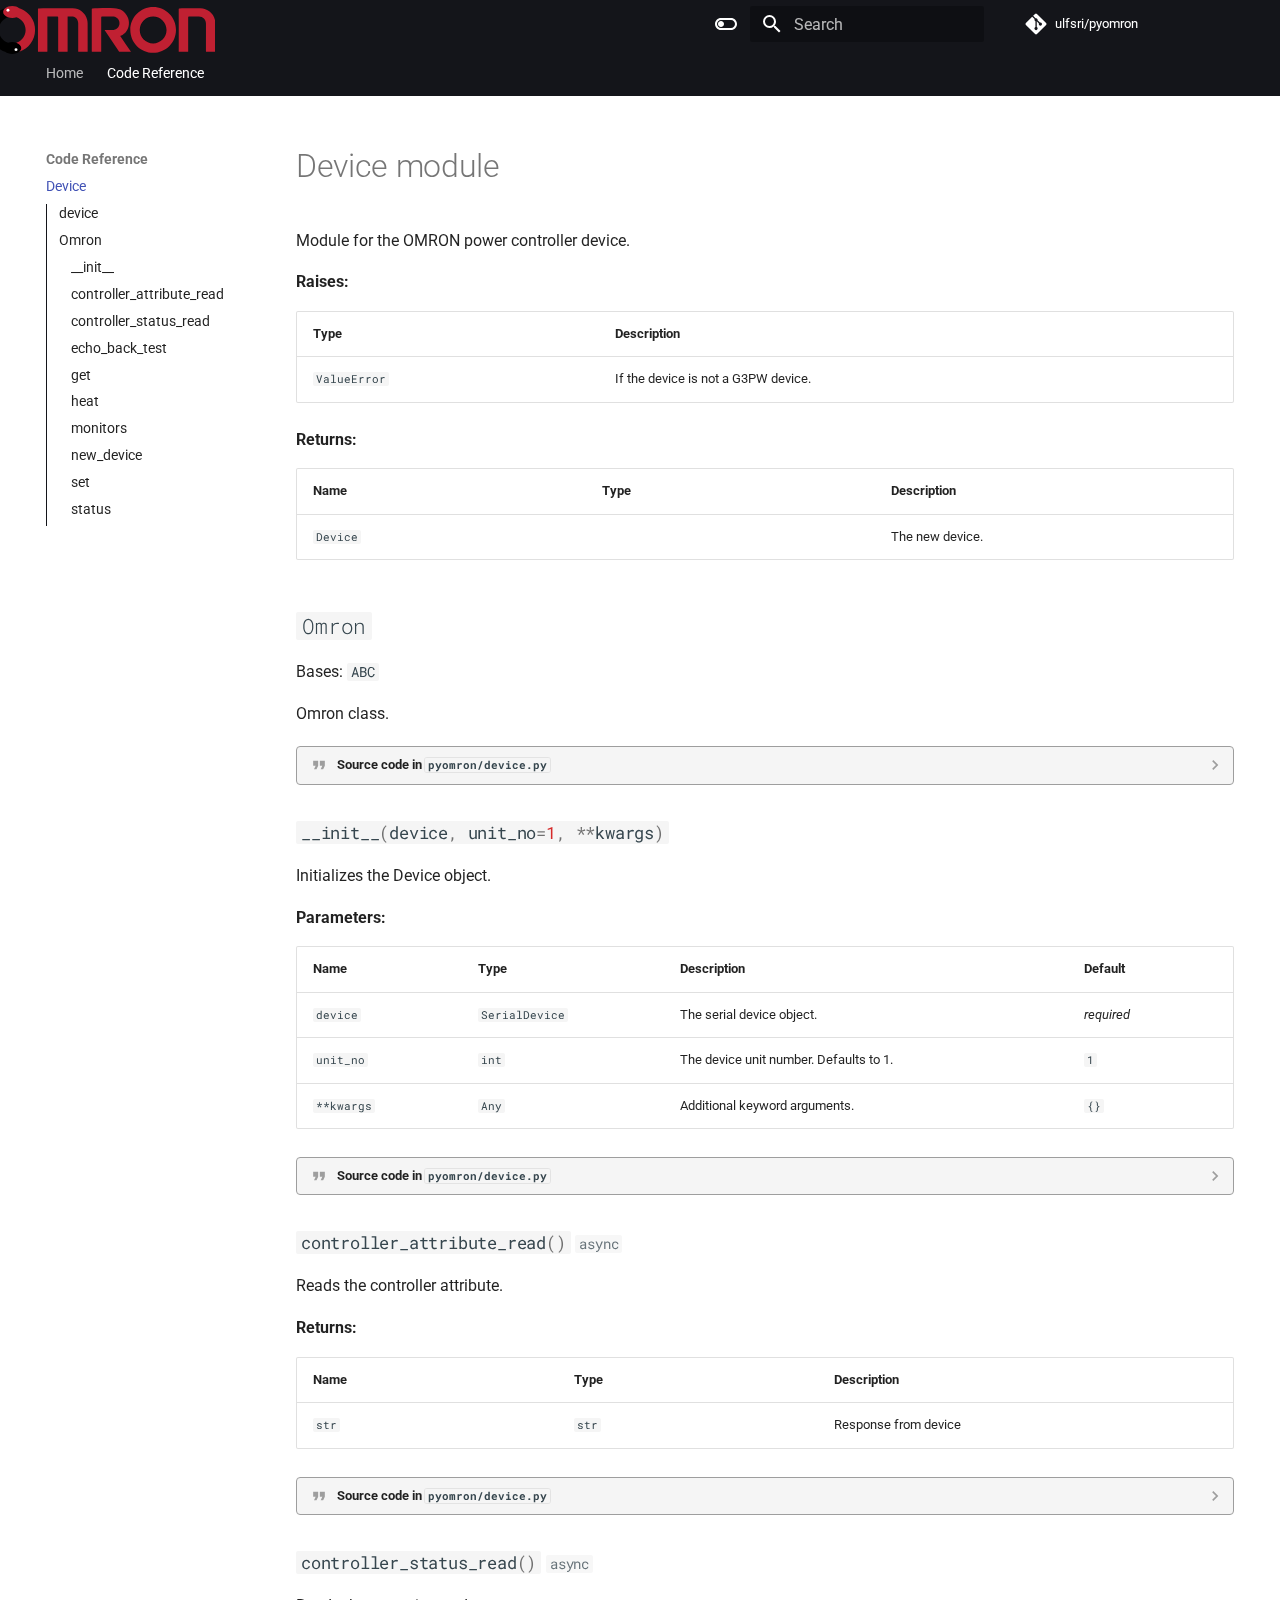
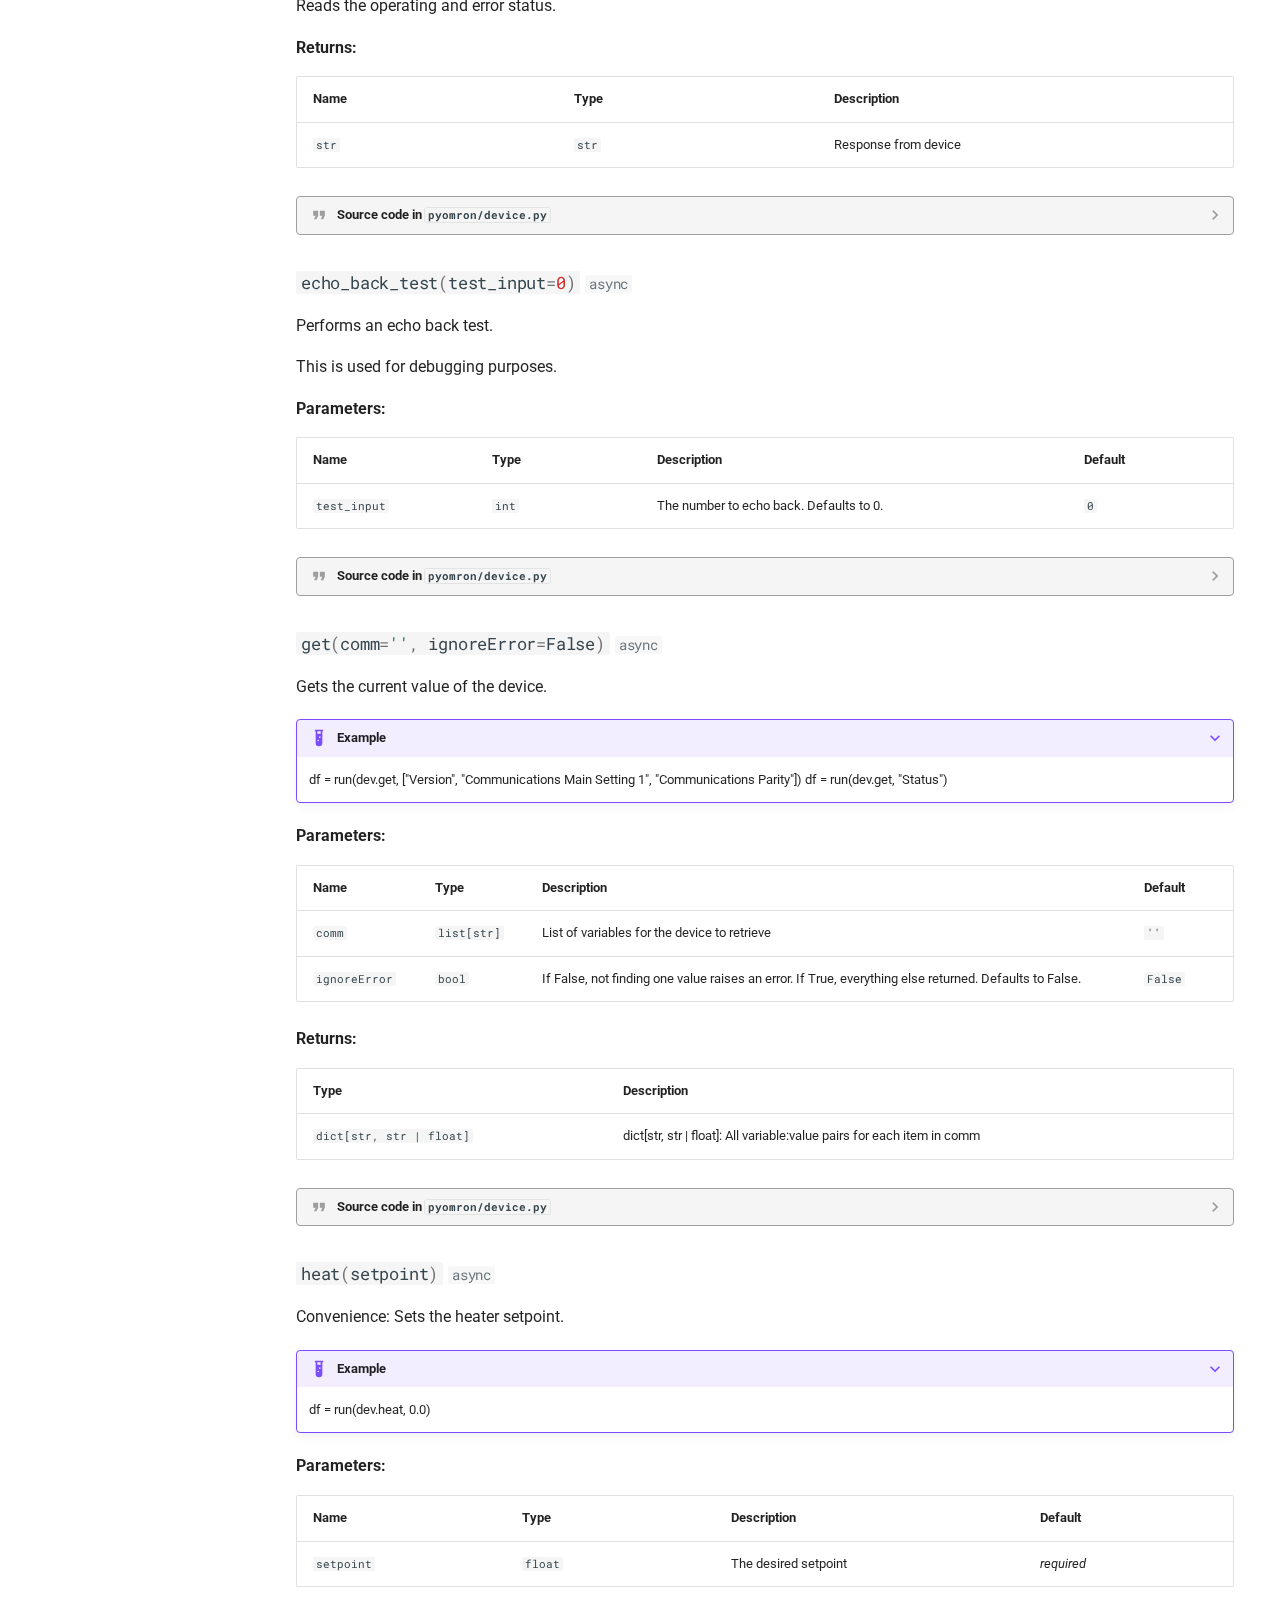
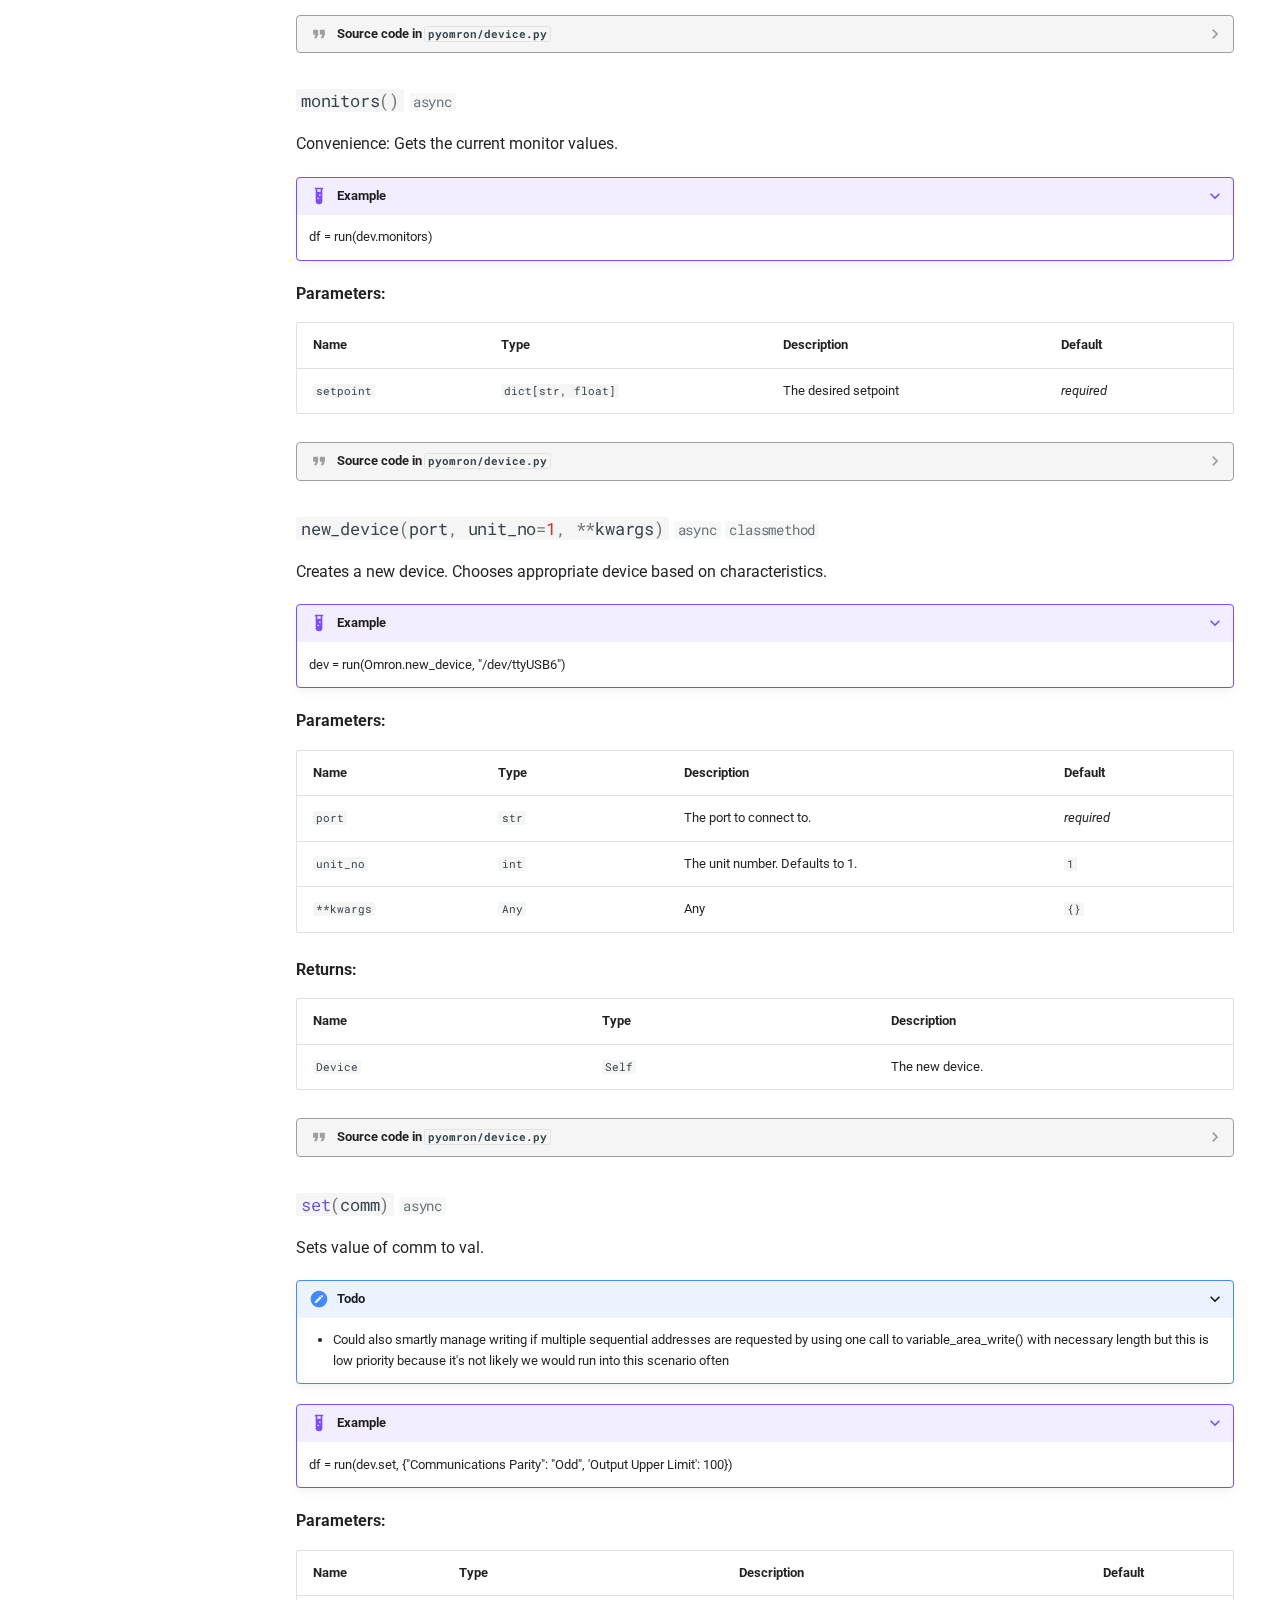
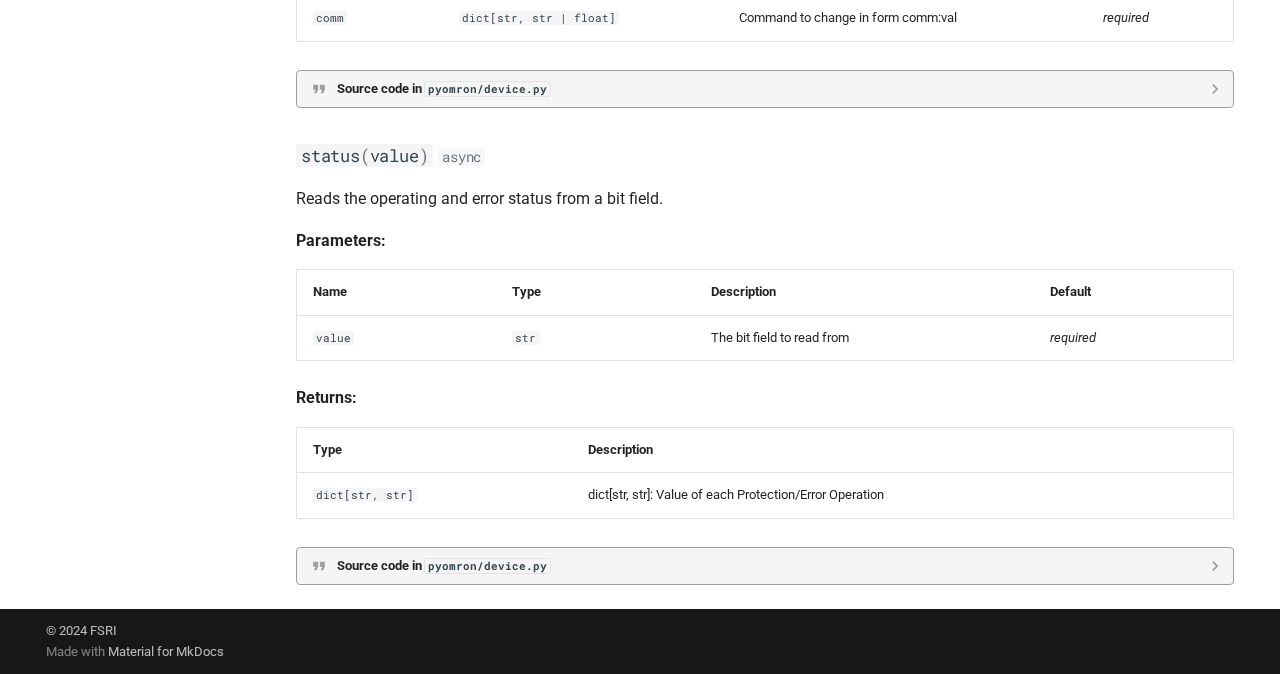
<file: device-reference/index.html>
<!doctype html>
<html lang="en" class="no-js">
  <head>
    
      <meta charset="utf-8">
      <meta name="viewport" content="width=device-width,initial-scale=1">
      
      
      
      
        <link rel="prev" href="..">
      
      
      
      <link rel="icon" href="../assets/images/logo_round_simp.svg">
      <meta name="generator" content="mkdocs-1.6.1, mkdocs-material-9.5.45">
    
    
      
        <title>Device - </title>
      
    
    
      <link rel="stylesheet" href="../assets/stylesheets/main.0253249f.min.css">
      
        
        <link rel="stylesheet" href="../assets/stylesheets/palette.06af60db.min.css">
      
      


    
    
      
    
    
      
        
        
        <link rel="preconnect" href="https://fonts.gstatic.com" crossorigin>
        <link rel="stylesheet" href="https://fonts.googleapis.com/css?family=Roboto:300,300i,400,400i,700,700i%7CRoboto+Mono:400,400i,700,700i&display=fallback">
        <style>:root{--md-text-font:"Roboto";--md-code-font:"Roboto Mono"}</style>
      
    
    
      <link rel="stylesheet" href="../assets/_mkdocstrings.css">
    
      <link rel="stylesheet" href="../stylesheets/extra.css">
    
    <script>__md_scope=new URL("..",location),__md_hash=e=>[...e].reduce(((e,_)=>(e<<5)-e+_.charCodeAt(0)),0),__md_get=(e,_=localStorage,t=__md_scope)=>JSON.parse(_.getItem(t.pathname+"."+e)),__md_set=(e,_,t=localStorage,a=__md_scope)=>{try{t.setItem(a.pathname+"."+e,JSON.stringify(_))}catch(e){}}</script>
    
      

    
    
    
  

  </head>
  
  
    
    
      
    
    
    
    
    <body dir="ltr" data-md-color-scheme="default" data-md-color-primary="black" data-md-color-accent="red">
  
    
    <input class="md-toggle" data-md-toggle="drawer" type="checkbox" id="__drawer" autocomplete="off">
    <input class="md-toggle" data-md-toggle="search" type="checkbox" id="__search" autocomplete="off">
    <label class="md-overlay" for="__drawer"></label>
    <div data-md-component="skip">
      
        
        <a href="#device-module" class="md-skip">
          Skip to content
        </a>
      
    </div>
    <div data-md-component="announce">
      
    </div>
    
    
      

<header class="md-header" data-md-component="header">
  <nav class="md-header__inner md-grid" aria-label="Header">
    <a href=".." title="" class="md-header__button md-logo" aria-label="" data-md-component="logo">
      
  <img src="../assets/images/logo_pyomron.svg" alt="logo">

    </a>
    <label class="md-header__button md-icon" for="__drawer">
      
      <svg xmlns="http://www.w3.org/2000/svg" viewBox="0 0 24 24"><path d="M3 6h18v2H3zm0 5h18v2H3zm0 5h18v2H3z"/></svg>
    </label>
    <div class="md-header__title" data-md-component="header-title">
      <div class="md-header__ellipsis">
        <div class="md-header__topic">
          <span class="md-ellipsis">
            
          </span>
        </div>
        <div class="md-header__topic" data-md-component="header-topic">
          <span class="md-ellipsis">
            
              Device
            
          </span>
        </div>
      </div>
    </div>
    
      
        <form class="md-header__option" data-md-component="palette">
  
    
    
    
    <input class="md-option" data-md-color-media="" data-md-color-scheme="default" data-md-color-primary="black" data-md-color-accent="red"  aria-label="Switch to dark mode"  type="radio" name="__palette" id="__palette_0">
    
      <label class="md-header__button md-icon" title="Switch to dark mode" for="__palette_1" hidden>
        <svg xmlns="http://www.w3.org/2000/svg" viewBox="0 0 24 24"><path d="M17 6H7c-3.31 0-6 2.69-6 6s2.69 6 6 6h10c3.31 0 6-2.69 6-6s-2.69-6-6-6m0 10H7c-2.21 0-4-1.79-4-4s1.79-4 4-4h10c2.21 0 4 1.79 4 4s-1.79 4-4 4M7 9c-1.66 0-3 1.34-3 3s1.34 3 3 3 3-1.34 3-3-1.34-3-3-3"/></svg>
      </label>
    
  
    
    
    
    <input class="md-option" data-md-color-media="" data-md-color-scheme="slate" data-md-color-primary="black" data-md-color-accent="red"  aria-label="Switch to light mode"  type="radio" name="__palette" id="__palette_1">
    
      <label class="md-header__button md-icon" title="Switch to light mode" for="__palette_0" hidden>
        <svg xmlns="http://www.w3.org/2000/svg" viewBox="0 0 24 24"><path d="M17 7H7a5 5 0 0 0-5 5 5 5 0 0 0 5 5h10a5 5 0 0 0 5-5 5 5 0 0 0-5-5m0 8a3 3 0 0 1-3-3 3 3 0 0 1 3-3 3 3 0 0 1 3 3 3 3 0 0 1-3 3"/></svg>
      </label>
    
  
</form>
      
    
    
      <script>var palette=__md_get("__palette");if(palette&&palette.color){if("(prefers-color-scheme)"===palette.color.media){var media=matchMedia("(prefers-color-scheme: light)"),input=document.querySelector(media.matches?"[data-md-color-media='(prefers-color-scheme: light)']":"[data-md-color-media='(prefers-color-scheme: dark)']");palette.color.media=input.getAttribute("data-md-color-media"),palette.color.scheme=input.getAttribute("data-md-color-scheme"),palette.color.primary=input.getAttribute("data-md-color-primary"),palette.color.accent=input.getAttribute("data-md-color-accent")}for(var[key,value]of Object.entries(palette.color))document.body.setAttribute("data-md-color-"+key,value)}</script>
    
    
    
      <label class="md-header__button md-icon" for="__search">
        
        <svg xmlns="http://www.w3.org/2000/svg" viewBox="0 0 24 24"><path d="M9.5 3A6.5 6.5 0 0 1 16 9.5c0 1.61-.59 3.09-1.56 4.23l.27.27h.79l5 5-1.5 1.5-5-5v-.79l-.27-.27A6.52 6.52 0 0 1 9.5 16 6.5 6.5 0 0 1 3 9.5 6.5 6.5 0 0 1 9.5 3m0 2C7 5 5 7 5 9.5S7 14 9.5 14 14 12 14 9.5 12 5 9.5 5"/></svg>
      </label>
      <div class="md-search" data-md-component="search" role="dialog">
  <label class="md-search__overlay" for="__search"></label>
  <div class="md-search__inner" role="search">
    <form class="md-search__form" name="search">
      <input type="text" class="md-search__input" name="query" aria-label="Search" placeholder="Search" autocapitalize="off" autocorrect="off" autocomplete="off" spellcheck="false" data-md-component="search-query" required>
      <label class="md-search__icon md-icon" for="__search">
        
        <svg xmlns="http://www.w3.org/2000/svg" viewBox="0 0 24 24"><path d="M9.5 3A6.5 6.5 0 0 1 16 9.5c0 1.61-.59 3.09-1.56 4.23l.27.27h.79l5 5-1.5 1.5-5-5v-.79l-.27-.27A6.52 6.52 0 0 1 9.5 16 6.5 6.5 0 0 1 3 9.5 6.5 6.5 0 0 1 9.5 3m0 2C7 5 5 7 5 9.5S7 14 9.5 14 14 12 14 9.5 12 5 9.5 5"/></svg>
        
        <svg xmlns="http://www.w3.org/2000/svg" viewBox="0 0 24 24"><path d="M20 11v2H8l5.5 5.5-1.42 1.42L4.16 12l7.92-7.92L13.5 5.5 8 11z"/></svg>
      </label>
      <nav class="md-search__options" aria-label="Search">
        
        <button type="reset" class="md-search__icon md-icon" title="Clear" aria-label="Clear" tabindex="-1">
          
          <svg xmlns="http://www.w3.org/2000/svg" viewBox="0 0 24 24"><path d="M19 6.41 17.59 5 12 10.59 6.41 5 5 6.41 10.59 12 5 17.59 6.41 19 12 13.41 17.59 19 19 17.59 13.41 12z"/></svg>
        </button>
      </nav>
      
        <div class="md-search__suggest" data-md-component="search-suggest"></div>
      
    </form>
    <div class="md-search__output">
      <div class="md-search__scrollwrap" tabindex="0" data-md-scrollfix>
        <div class="md-search-result" data-md-component="search-result">
          <div class="md-search-result__meta">
            Initializing search
          </div>
          <ol class="md-search-result__list" role="presentation"></ol>
        </div>
      </div>
    </div>
  </div>
</div>
    
    
      <div class="md-header__source">
        <a href="https://github.com/ulfsri/pyomron" title="Go to repository" class="md-source" data-md-component="source">
  <div class="md-source__icon md-icon">
    
    <svg xmlns="http://www.w3.org/2000/svg" viewBox="0 0 448 512"><!--! Font Awesome Free 6.6.0 by @fontawesome - https://fontawesome.com License - https://fontawesome.com/license/free (Icons: CC BY 4.0, Fonts: SIL OFL 1.1, Code: MIT License) Copyright 2024 Fonticons, Inc.--><path d="M439.55 236.05 244 40.45a28.87 28.87 0 0 0-40.81 0l-40.66 40.63 51.52 51.52c27.06-9.14 52.68 16.77 43.39 43.68l49.66 49.66c34.23-11.8 61.18 31 35.47 56.69-26.49 26.49-70.21-2.87-56-37.34L240.22 199v121.85c25.3 12.54 22.26 41.85 9.08 55a34.34 34.34 0 0 1-48.55 0c-17.57-17.6-11.07-46.91 11.25-56v-123c-20.8-8.51-24.6-30.74-18.64-45L142.57 101 8.45 235.14a28.86 28.86 0 0 0 0 40.81l195.61 195.6a28.86 28.86 0 0 0 40.8 0l194.69-194.69a28.86 28.86 0 0 0 0-40.81"/></svg>
  </div>
  <div class="md-source__repository">
    ulfsri/pyomron
  </div>
</a>
      </div>
    
  </nav>
  
</header>
    
    <div class="md-container" data-md-component="container">
      
      
        
          
            
<nav class="md-tabs" aria-label="Tabs" data-md-component="tabs">
  <div class="md-grid">
    <ul class="md-tabs__list">
      
        
  
  
  
    <li class="md-tabs__item">
      <a href=".." class="md-tabs__link">
        
  
    
  
  Home

      </a>
    </li>
  

      
        
  
  
    
  
  
    
    
      <li class="md-tabs__item md-tabs__item--active">
        <a href="./" class="md-tabs__link">
          
  
    
  
  Code Reference

        </a>
      </li>
    
  

      
    </ul>
  </div>
</nav>
          
        
      
      <main class="md-main" data-md-component="main">
        <div class="md-main__inner md-grid">
          
            
              
              <div class="md-sidebar md-sidebar--primary" data-md-component="sidebar" data-md-type="navigation" >
                <div class="md-sidebar__scrollwrap">
                  <div class="md-sidebar__inner">
                    


  


  

<nav class="md-nav md-nav--primary md-nav--lifted md-nav--integrated" aria-label="Navigation" data-md-level="0">
  <label class="md-nav__title" for="__drawer">
    <a href=".." title="" class="md-nav__button md-logo" aria-label="" data-md-component="logo">
      
  <img src="../assets/images/logo_pyomron.svg" alt="logo">

    </a>
    
  </label>
  
    <div class="md-nav__source">
      <a href="https://github.com/ulfsri/pyomron" title="Go to repository" class="md-source" data-md-component="source">
  <div class="md-source__icon md-icon">
    
    <svg xmlns="http://www.w3.org/2000/svg" viewBox="0 0 448 512"><!--! Font Awesome Free 6.6.0 by @fontawesome - https://fontawesome.com License - https://fontawesome.com/license/free (Icons: CC BY 4.0, Fonts: SIL OFL 1.1, Code: MIT License) Copyright 2024 Fonticons, Inc.--><path d="M439.55 236.05 244 40.45a28.87 28.87 0 0 0-40.81 0l-40.66 40.63 51.52 51.52c27.06-9.14 52.68 16.77 43.39 43.68l49.66 49.66c34.23-11.8 61.18 31 35.47 56.69-26.49 26.49-70.21-2.87-56-37.34L240.22 199v121.85c25.3 12.54 22.26 41.85 9.08 55a34.34 34.34 0 0 1-48.55 0c-17.57-17.6-11.07-46.91 11.25-56v-123c-20.8-8.51-24.6-30.74-18.64-45L142.57 101 8.45 235.14a28.86 28.86 0 0 0 0 40.81l195.61 195.6a28.86 28.86 0 0 0 40.8 0l194.69-194.69a28.86 28.86 0 0 0 0-40.81"/></svg>
  </div>
  <div class="md-source__repository">
    ulfsri/pyomron
  </div>
</a>
    </div>
  
  <ul class="md-nav__list" data-md-scrollfix>
    
      
      
  
  
  
  
    <li class="md-nav__item">
      <a href=".." class="md-nav__link">
        
  
  <span class="md-ellipsis">
    Home
  </span>
  

      </a>
    </li>
  

    
      
      
  
  
    
  
  
  
    
    
      
        
      
    
    
      
        
        
      
      
        
      
    
    
    <li class="md-nav__item md-nav__item--active md-nav__item--section md-nav__item--nested">
      
        
        
        <input class="md-nav__toggle md-toggle " type="checkbox" id="__nav_2" checked>
        
          
          <label class="md-nav__link" for="__nav_2" id="__nav_2_label" tabindex="">
            
  
  <span class="md-ellipsis">
    Code Reference
  </span>
  

            <span class="md-nav__icon md-icon"></span>
          </label>
        
        <nav class="md-nav" data-md-level="1" aria-labelledby="__nav_2_label" aria-expanded="true">
          <label class="md-nav__title" for="__nav_2">
            <span class="md-nav__icon md-icon"></span>
            Code Reference
          </label>
          <ul class="md-nav__list" data-md-scrollfix>
            
              
                
  
  
    
  
  
  
    <li class="md-nav__item md-nav__item--active">
      
      <input class="md-nav__toggle md-toggle" type="checkbox" id="__toc">
      
      
        
      
      
        <label class="md-nav__link md-nav__link--active" for="__toc">
          
  
  <span class="md-ellipsis">
    Device
  </span>
  

          <span class="md-nav__icon md-icon"></span>
        </label>
      
      <a href="./" class="md-nav__link md-nav__link--active">
        
  
  <span class="md-ellipsis">
    Device
  </span>
  

      </a>
      
        

<nav class="md-nav md-nav--secondary" aria-label="Table of contents">
  
  
  
    
  
  
    <label class="md-nav__title" for="__toc">
      <span class="md-nav__icon md-icon"></span>
      Table of contents
    </label>
    <ul class="md-nav__list" data-md-component="toc" data-md-scrollfix>
      
        <li class="md-nav__item">
  <a href="#pyomron.device" class="md-nav__link">
    <span class="md-ellipsis">
      device
    </span>
  </a>
  
</li>
      
        <li class="md-nav__item">
  <a href="#pyomron.device.Omron" class="md-nav__link">
    <span class="md-ellipsis">
      Omron
    </span>
  </a>
  
    <nav class="md-nav" aria-label="Omron">
      <ul class="md-nav__list">
        
          <li class="md-nav__item">
  <a href="#pyomron.device.Omron.__init__" class="md-nav__link">
    <span class="md-ellipsis">
      __init__
    </span>
  </a>
  
</li>
        
          <li class="md-nav__item">
  <a href="#pyomron.device.Omron.controller_attribute_read" class="md-nav__link">
    <span class="md-ellipsis">
      controller_attribute_read
    </span>
  </a>
  
</li>
        
          <li class="md-nav__item">
  <a href="#pyomron.device.Omron.controller_status_read" class="md-nav__link">
    <span class="md-ellipsis">
      controller_status_read
    </span>
  </a>
  
</li>
        
          <li class="md-nav__item">
  <a href="#pyomron.device.Omron.echo_back_test" class="md-nav__link">
    <span class="md-ellipsis">
      echo_back_test
    </span>
  </a>
  
</li>
        
          <li class="md-nav__item">
  <a href="#pyomron.device.Omron.get" class="md-nav__link">
    <span class="md-ellipsis">
      get
    </span>
  </a>
  
</li>
        
          <li class="md-nav__item">
  <a href="#pyomron.device.Omron.heat" class="md-nav__link">
    <span class="md-ellipsis">
      heat
    </span>
  </a>
  
</li>
        
          <li class="md-nav__item">
  <a href="#pyomron.device.Omron.monitors" class="md-nav__link">
    <span class="md-ellipsis">
      monitors
    </span>
  </a>
  
</li>
        
          <li class="md-nav__item">
  <a href="#pyomron.device.Omron.new_device" class="md-nav__link">
    <span class="md-ellipsis">
      new_device
    </span>
  </a>
  
</li>
        
          <li class="md-nav__item">
  <a href="#pyomron.device.Omron.set" class="md-nav__link">
    <span class="md-ellipsis">
      set
    </span>
  </a>
  
</li>
        
          <li class="md-nav__item">
  <a href="#pyomron.device.Omron.status" class="md-nav__link">
    <span class="md-ellipsis">
      status
    </span>
  </a>
  
</li>
        
      </ul>
    </nav>
  
</li>
      
    </ul>
  
</nav>
      
    </li>
  

              
            
          </ul>
        </nav>
      
    </li>
  

    
  </ul>
</nav>
                  </div>
                </div>
              </div>
            
            
          
          
            <div class="md-content" data-md-component="content">
              <article class="md-content__inner md-typeset">
                
                  

  
  


<h1 id="device-module">Device module</h1>


<div class="doc doc-object doc-module">



<a id="pyomron.device"></a>
    <div class="doc doc-contents first">

        <p>Module for the OMRON power controller device.</p>


<p><span class="doc-section-title">Raises:</span></p>
    <table>
      <thead>
        <tr>
          <th>Type</th>
          <th>Description</th>
        </tr>
      </thead>
      <tbody>
          <tr class="doc-section-item">
            <td>
                  <code>ValueError</code>
            </td>
            <td>
              <div class="doc-md-description">
                <p>If the device is not a G3PW device.</p>
              </div>
            </td>
          </tr>
      </tbody>
    </table>


    <p><span class="doc-section-title">Returns:</span></p>
    <table>
      <thead>
        <tr>
<th>Name</th>          <th>Type</th>
          <th>Description</th>
        </tr>
      </thead>
      <tbody>
          <tr class="doc-section-item">
<td><code>Device</code></td>            <td>
            </td>
            <td>
              <div class="doc-md-description">
                <p>The new device.</p>
              </div>
            </td>
          </tr>
      </tbody>
    </table>








  <div class="doc doc-children">








<div class="doc doc-object doc-class">



<h2 id="pyomron.device.Omron" class="doc doc-heading">
            <code>Omron</code>


</h2>


    <div class="doc doc-contents ">
            <p class="doc doc-class-bases">
              Bases: <code><span title="abc.ABC">ABC</span></code></p>


        <p>Omron class.</p>






              <details class="quote">
                <summary>Source code in <code>pyomron/device.py</code></summary>
                <div class="highlight"><table class="highlighttable"><tr><td class="linenos"><div class="linenodiv"><pre><span></span><span class="normal"><a href="#__codelineno-0-18"> 18</a></span>
<span class="normal"><a href="#__codelineno-0-19"> 19</a></span>
<span class="normal"><a href="#__codelineno-0-20"> 20</a></span>
<span class="normal"><a href="#__codelineno-0-21"> 21</a></span>
<span class="normal"><a href="#__codelineno-0-22"> 22</a></span>
<span class="normal"><a href="#__codelineno-0-23"> 23</a></span>
<span class="normal"><a href="#__codelineno-0-24"> 24</a></span>
<span class="normal"><a href="#__codelineno-0-25"> 25</a></span>
<span class="normal"><a href="#__codelineno-0-26"> 26</a></span>
<span class="normal"><a href="#__codelineno-0-27"> 27</a></span>
<span class="normal"><a href="#__codelineno-0-28"> 28</a></span>
<span class="normal"><a href="#__codelineno-0-29"> 29</a></span>
<span class="normal"><a href="#__codelineno-0-30"> 30</a></span>
<span class="normal"><a href="#__codelineno-0-31"> 31</a></span>
<span class="normal"><a href="#__codelineno-0-32"> 32</a></span>
<span class="normal"><a href="#__codelineno-0-33"> 33</a></span>
<span class="normal"><a href="#__codelineno-0-34"> 34</a></span>
<span class="normal"><a href="#__codelineno-0-35"> 35</a></span>
<span class="normal"><a href="#__codelineno-0-36"> 36</a></span>
<span class="normal"><a href="#__codelineno-0-37"> 37</a></span>
<span class="normal"><a href="#__codelineno-0-38"> 38</a></span>
<span class="normal"><a href="#__codelineno-0-39"> 39</a></span>
<span class="normal"><a href="#__codelineno-0-40"> 40</a></span>
<span class="normal"><a href="#__codelineno-0-41"> 41</a></span>
<span class="normal"><a href="#__codelineno-0-42"> 42</a></span>
<span class="normal"><a href="#__codelineno-0-43"> 43</a></span>
<span class="normal"><a href="#__codelineno-0-44"> 44</a></span>
<span class="normal"><a href="#__codelineno-0-45"> 45</a></span>
<span class="normal"><a href="#__codelineno-0-46"> 46</a></span>
<span class="normal"><a href="#__codelineno-0-47"> 47</a></span>
<span class="normal"><a href="#__codelineno-0-48"> 48</a></span>
<span class="normal"><a href="#__codelineno-0-49"> 49</a></span>
<span class="normal"><a href="#__codelineno-0-50"> 50</a></span>
<span class="normal"><a href="#__codelineno-0-51"> 51</a></span>
<span class="normal"><a href="#__codelineno-0-52"> 52</a></span>
<span class="normal"><a href="#__codelineno-0-53"> 53</a></span>
<span class="normal"><a href="#__codelineno-0-54"> 54</a></span>
<span class="normal"><a href="#__codelineno-0-55"> 55</a></span>
<span class="normal"><a href="#__codelineno-0-56"> 56</a></span>
<span class="normal"><a href="#__codelineno-0-57"> 57</a></span>
<span class="normal"><a href="#__codelineno-0-58"> 58</a></span>
<span class="normal"><a href="#__codelineno-0-59"> 59</a></span>
<span class="normal"><a href="#__codelineno-0-60"> 60</a></span>
<span class="normal"><a href="#__codelineno-0-61"> 61</a></span>
<span class="normal"><a href="#__codelineno-0-62"> 62</a></span>
<span class="normal"><a href="#__codelineno-0-63"> 63</a></span>
<span class="normal"><a href="#__codelineno-0-64"> 64</a></span>
<span class="normal"><a href="#__codelineno-0-65"> 65</a></span>
<span class="normal"><a href="#__codelineno-0-66"> 66</a></span>
<span class="normal"><a href="#__codelineno-0-67"> 67</a></span>
<span class="normal"><a href="#__codelineno-0-68"> 68</a></span>
<span class="normal"><a href="#__codelineno-0-69"> 69</a></span>
<span class="normal"><a href="#__codelineno-0-70"> 70</a></span>
<span class="normal"><a href="#__codelineno-0-71"> 71</a></span>
<span class="normal"><a href="#__codelineno-0-72"> 72</a></span>
<span class="normal"><a href="#__codelineno-0-73"> 73</a></span>
<span class="normal"><a href="#__codelineno-0-74"> 74</a></span>
<span class="normal"><a href="#__codelineno-0-75"> 75</a></span>
<span class="normal"><a href="#__codelineno-0-76"> 76</a></span>
<span class="normal"><a href="#__codelineno-0-77"> 77</a></span>
<span class="normal"><a href="#__codelineno-0-78"> 78</a></span>
<span class="normal"><a href="#__codelineno-0-79"> 79</a></span>
<span class="normal"><a href="#__codelineno-0-80"> 80</a></span>
<span class="normal"><a href="#__codelineno-0-81"> 81</a></span>
<span class="normal"><a href="#__codelineno-0-82"> 82</a></span>
<span class="normal"><a href="#__codelineno-0-83"> 83</a></span>
<span class="normal"><a href="#__codelineno-0-84"> 84</a></span>
<span class="normal"><a href="#__codelineno-0-85"> 85</a></span>
<span class="normal"><a href="#__codelineno-0-86"> 86</a></span>
<span class="normal"><a href="#__codelineno-0-87"> 87</a></span>
<span class="normal"><a href="#__codelineno-0-88"> 88</a></span>
<span class="normal"><a href="#__codelineno-0-89"> 89</a></span>
<span class="normal"><a href="#__codelineno-0-90"> 90</a></span>
<span class="normal"><a href="#__codelineno-0-91"> 91</a></span>
<span class="normal"><a href="#__codelineno-0-92"> 92</a></span>
<span class="normal"><a href="#__codelineno-0-93"> 93</a></span>
<span class="normal"><a href="#__codelineno-0-94"> 94</a></span>
<span class="normal"><a href="#__codelineno-0-95"> 95</a></span>
<span class="normal"><a href="#__codelineno-0-96"> 96</a></span>
<span class="normal"><a href="#__codelineno-0-97"> 97</a></span>
<span class="normal"><a href="#__codelineno-0-98"> 98</a></span>
<span class="normal"><a href="#__codelineno-0-99"> 99</a></span>
<span class="normal"><a href="#__codelineno-0-100">100</a></span>
<span class="normal"><a href="#__codelineno-0-101">101</a></span>
<span class="normal"><a href="#__codelineno-0-102">102</a></span>
<span class="normal"><a href="#__codelineno-0-103">103</a></span>
<span class="normal"><a href="#__codelineno-0-104">104</a></span>
<span class="normal"><a href="#__codelineno-0-105">105</a></span>
<span class="normal"><a href="#__codelineno-0-106">106</a></span>
<span class="normal"><a href="#__codelineno-0-107">107</a></span>
<span class="normal"><a href="#__codelineno-0-108">108</a></span>
<span class="normal"><a href="#__codelineno-0-109">109</a></span>
<span class="normal"><a href="#__codelineno-0-110">110</a></span>
<span class="normal"><a href="#__codelineno-0-111">111</a></span>
<span class="normal"><a href="#__codelineno-0-112">112</a></span>
<span class="normal"><a href="#__codelineno-0-113">113</a></span>
<span class="normal"><a href="#__codelineno-0-114">114</a></span>
<span class="normal"><a href="#__codelineno-0-115">115</a></span>
<span class="normal"><a href="#__codelineno-0-116">116</a></span>
<span class="normal"><a href="#__codelineno-0-117">117</a></span>
<span class="normal"><a href="#__codelineno-0-118">118</a></span>
<span class="normal"><a href="#__codelineno-0-119">119</a></span>
<span class="normal"><a href="#__codelineno-0-120">120</a></span>
<span class="normal"><a href="#__codelineno-0-121">121</a></span>
<span class="normal"><a href="#__codelineno-0-122">122</a></span>
<span class="normal"><a href="#__codelineno-0-123">123</a></span>
<span class="normal"><a href="#__codelineno-0-124">124</a></span>
<span class="normal"><a href="#__codelineno-0-125">125</a></span>
<span class="normal"><a href="#__codelineno-0-126">126</a></span>
<span class="normal"><a href="#__codelineno-0-127">127</a></span>
<span class="normal"><a href="#__codelineno-0-128">128</a></span>
<span class="normal"><a href="#__codelineno-0-129">129</a></span>
<span class="normal"><a href="#__codelineno-0-130">130</a></span>
<span class="normal"><a href="#__codelineno-0-131">131</a></span>
<span class="normal"><a href="#__codelineno-0-132">132</a></span>
<span class="normal"><a href="#__codelineno-0-133">133</a></span>
<span class="normal"><a href="#__codelineno-0-134">134</a></span>
<span class="normal"><a href="#__codelineno-0-135">135</a></span>
<span class="normal"><a href="#__codelineno-0-136">136</a></span>
<span class="normal"><a href="#__codelineno-0-137">137</a></span>
<span class="normal"><a href="#__codelineno-0-138">138</a></span>
<span class="normal"><a href="#__codelineno-0-139">139</a></span>
<span class="normal"><a href="#__codelineno-0-140">140</a></span>
<span class="normal"><a href="#__codelineno-0-141">141</a></span>
<span class="normal"><a href="#__codelineno-0-142">142</a></span>
<span class="normal"><a href="#__codelineno-0-143">143</a></span>
<span class="normal"><a href="#__codelineno-0-144">144</a></span>
<span class="normal"><a href="#__codelineno-0-145">145</a></span>
<span class="normal"><a href="#__codelineno-0-146">146</a></span>
<span class="normal"><a href="#__codelineno-0-147">147</a></span>
<span class="normal"><a href="#__codelineno-0-148">148</a></span>
<span class="normal"><a href="#__codelineno-0-149">149</a></span>
<span class="normal"><a href="#__codelineno-0-150">150</a></span>
<span class="normal"><a href="#__codelineno-0-151">151</a></span>
<span class="normal"><a href="#__codelineno-0-152">152</a></span>
<span class="normal"><a href="#__codelineno-0-153">153</a></span>
<span class="normal"><a href="#__codelineno-0-154">154</a></span>
<span class="normal"><a href="#__codelineno-0-155">155</a></span>
<span class="normal"><a href="#__codelineno-0-156">156</a></span>
<span class="normal"><a href="#__codelineno-0-157">157</a></span>
<span class="normal"><a href="#__codelineno-0-158">158</a></span>
<span class="normal"><a href="#__codelineno-0-159">159</a></span>
<span class="normal"><a href="#__codelineno-0-160">160</a></span>
<span class="normal"><a href="#__codelineno-0-161">161</a></span>
<span class="normal"><a href="#__codelineno-0-162">162</a></span>
<span class="normal"><a href="#__codelineno-0-163">163</a></span>
<span class="normal"><a href="#__codelineno-0-164">164</a></span>
<span class="normal"><a href="#__codelineno-0-165">165</a></span>
<span class="normal"><a href="#__codelineno-0-166">166</a></span>
<span class="normal"><a href="#__codelineno-0-167">167</a></span>
<span class="normal"><a href="#__codelineno-0-168">168</a></span>
<span class="normal"><a href="#__codelineno-0-169">169</a></span>
<span class="normal"><a href="#__codelineno-0-170">170</a></span>
<span class="normal"><a href="#__codelineno-0-171">171</a></span>
<span class="normal"><a href="#__codelineno-0-172">172</a></span>
<span class="normal"><a href="#__codelineno-0-173">173</a></span>
<span class="normal"><a href="#__codelineno-0-174">174</a></span>
<span class="normal"><a href="#__codelineno-0-175">175</a></span>
<span class="normal"><a href="#__codelineno-0-176">176</a></span>
<span class="normal"><a href="#__codelineno-0-177">177</a></span>
<span class="normal"><a href="#__codelineno-0-178">178</a></span>
<span class="normal"><a href="#__codelineno-0-179">179</a></span>
<span class="normal"><a href="#__codelineno-0-180">180</a></span>
<span class="normal"><a href="#__codelineno-0-181">181</a></span>
<span class="normal"><a href="#__codelineno-0-182">182</a></span>
<span class="normal"><a href="#__codelineno-0-183">183</a></span>
<span class="normal"><a href="#__codelineno-0-184">184</a></span>
<span class="normal"><a href="#__codelineno-0-185">185</a></span>
<span class="normal"><a href="#__codelineno-0-186">186</a></span>
<span class="normal"><a href="#__codelineno-0-187">187</a></span>
<span class="normal"><a href="#__codelineno-0-188">188</a></span>
<span class="normal"><a href="#__codelineno-0-189">189</a></span>
<span class="normal"><a href="#__codelineno-0-190">190</a></span>
<span class="normal"><a href="#__codelineno-0-191">191</a></span>
<span class="normal"><a href="#__codelineno-0-192">192</a></span>
<span class="normal"><a href="#__codelineno-0-193">193</a></span>
<span class="normal"><a href="#__codelineno-0-194">194</a></span>
<span class="normal"><a href="#__codelineno-0-195">195</a></span>
<span class="normal"><a href="#__codelineno-0-196">196</a></span>
<span class="normal"><a href="#__codelineno-0-197">197</a></span>
<span class="normal"><a href="#__codelineno-0-198">198</a></span>
<span class="normal"><a href="#__codelineno-0-199">199</a></span>
<span class="normal"><a href="#__codelineno-0-200">200</a></span>
<span class="normal"><a href="#__codelineno-0-201">201</a></span>
<span class="normal"><a href="#__codelineno-0-202">202</a></span>
<span class="normal"><a href="#__codelineno-0-203">203</a></span>
<span class="normal"><a href="#__codelineno-0-204">204</a></span>
<span class="normal"><a href="#__codelineno-0-205">205</a></span>
<span class="normal"><a href="#__codelineno-0-206">206</a></span>
<span class="normal"><a href="#__codelineno-0-207">207</a></span>
<span class="normal"><a href="#__codelineno-0-208">208</a></span>
<span class="normal"><a href="#__codelineno-0-209">209</a></span>
<span class="normal"><a href="#__codelineno-0-210">210</a></span>
<span class="normal"><a href="#__codelineno-0-211">211</a></span>
<span class="normal"><a href="#__codelineno-0-212">212</a></span>
<span class="normal"><a href="#__codelineno-0-213">213</a></span>
<span class="normal"><a href="#__codelineno-0-214">214</a></span>
<span class="normal"><a href="#__codelineno-0-215">215</a></span>
<span class="normal"><a href="#__codelineno-0-216">216</a></span>
<span class="normal"><a href="#__codelineno-0-217">217</a></span>
<span class="normal"><a href="#__codelineno-0-218">218</a></span>
<span class="normal"><a href="#__codelineno-0-219">219</a></span>
<span class="normal"><a href="#__codelineno-0-220">220</a></span>
<span class="normal"><a href="#__codelineno-0-221">221</a></span>
<span class="normal"><a href="#__codelineno-0-222">222</a></span>
<span class="normal"><a href="#__codelineno-0-223">223</a></span>
<span class="normal"><a href="#__codelineno-0-224">224</a></span>
<span class="normal"><a href="#__codelineno-0-225">225</a></span>
<span class="normal"><a href="#__codelineno-0-226">226</a></span>
<span class="normal"><a href="#__codelineno-0-227">227</a></span>
<span class="normal"><a href="#__codelineno-0-228">228</a></span>
<span class="normal"><a href="#__codelineno-0-229">229</a></span>
<span class="normal"><a href="#__codelineno-0-230">230</a></span>
<span class="normal"><a href="#__codelineno-0-231">231</a></span>
<span class="normal"><a href="#__codelineno-0-232">232</a></span>
<span class="normal"><a href="#__codelineno-0-233">233</a></span>
<span class="normal"><a href="#__codelineno-0-234">234</a></span>
<span class="normal"><a href="#__codelineno-0-235">235</a></span>
<span class="normal"><a href="#__codelineno-0-236">236</a></span>
<span class="normal"><a href="#__codelineno-0-237">237</a></span>
<span class="normal"><a href="#__codelineno-0-238">238</a></span>
<span class="normal"><a href="#__codelineno-0-239">239</a></span>
<span class="normal"><a href="#__codelineno-0-240">240</a></span>
<span class="normal"><a href="#__codelineno-0-241">241</a></span>
<span class="normal"><a href="#__codelineno-0-242">242</a></span>
<span class="normal"><a href="#__codelineno-0-243">243</a></span>
<span class="normal"><a href="#__codelineno-0-244">244</a></span>
<span class="normal"><a href="#__codelineno-0-245">245</a></span>
<span class="normal"><a href="#__codelineno-0-246">246</a></span>
<span class="normal"><a href="#__codelineno-0-247">247</a></span>
<span class="normal"><a href="#__codelineno-0-248">248</a></span>
<span class="normal"><a href="#__codelineno-0-249">249</a></span>
<span class="normal"><a href="#__codelineno-0-250">250</a></span>
<span class="normal"><a href="#__codelineno-0-251">251</a></span>
<span class="normal"><a href="#__codelineno-0-252">252</a></span>
<span class="normal"><a href="#__codelineno-0-253">253</a></span>
<span class="normal"><a href="#__codelineno-0-254">254</a></span>
<span class="normal"><a href="#__codelineno-0-255">255</a></span>
<span class="normal"><a href="#__codelineno-0-256">256</a></span>
<span class="normal"><a href="#__codelineno-0-257">257</a></span>
<span class="normal"><a href="#__codelineno-0-258">258</a></span>
<span class="normal"><a href="#__codelineno-0-259">259</a></span>
<span class="normal"><a href="#__codelineno-0-260">260</a></span>
<span class="normal"><a href="#__codelineno-0-261">261</a></span>
<span class="normal"><a href="#__codelineno-0-262">262</a></span>
<span class="normal"><a href="#__codelineno-0-263">263</a></span>
<span class="normal"><a href="#__codelineno-0-264">264</a></span>
<span class="normal"><a href="#__codelineno-0-265">265</a></span>
<span class="normal"><a href="#__codelineno-0-266">266</a></span>
<span class="normal"><a href="#__codelineno-0-267">267</a></span>
<span class="normal"><a href="#__codelineno-0-268">268</a></span>
<span class="normal"><a href="#__codelineno-0-269">269</a></span>
<span class="normal"><a href="#__codelineno-0-270">270</a></span>
<span class="normal"><a href="#__codelineno-0-271">271</a></span>
<span class="normal"><a href="#__codelineno-0-272">272</a></span>
<span class="normal"><a href="#__codelineno-0-273">273</a></span>
<span class="normal"><a href="#__codelineno-0-274">274</a></span>
<span class="normal"><a href="#__codelineno-0-275">275</a></span>
<span class="normal"><a href="#__codelineno-0-276">276</a></span>
<span class="normal"><a href="#__codelineno-0-277">277</a></span>
<span class="normal"><a href="#__codelineno-0-278">278</a></span>
<span class="normal"><a href="#__codelineno-0-279">279</a></span>
<span class="normal"><a href="#__codelineno-0-280">280</a></span>
<span class="normal"><a href="#__codelineno-0-281">281</a></span>
<span class="normal"><a href="#__codelineno-0-282">282</a></span>
<span class="normal"><a href="#__codelineno-0-283">283</a></span>
<span class="normal"><a href="#__codelineno-0-284">284</a></span>
<span class="normal"><a href="#__codelineno-0-285">285</a></span>
<span class="normal"><a href="#__codelineno-0-286">286</a></span>
<span class="normal"><a href="#__codelineno-0-287">287</a></span>
<span class="normal"><a href="#__codelineno-0-288">288</a></span>
<span class="normal"><a href="#__codelineno-0-289">289</a></span>
<span class="normal"><a href="#__codelineno-0-290">290</a></span>
<span class="normal"><a href="#__codelineno-0-291">291</a></span>
<span class="normal"><a href="#__codelineno-0-292">292</a></span>
<span class="normal"><a href="#__codelineno-0-293">293</a></span>
<span class="normal"><a href="#__codelineno-0-294">294</a></span>
<span class="normal"><a href="#__codelineno-0-295">295</a></span>
<span class="normal"><a href="#__codelineno-0-296">296</a></span>
<span class="normal"><a href="#__codelineno-0-297">297</a></span>
<span class="normal"><a href="#__codelineno-0-298">298</a></span>
<span class="normal"><a href="#__codelineno-0-299">299</a></span>
<span class="normal"><a href="#__codelineno-0-300">300</a></span>
<span class="normal"><a href="#__codelineno-0-301">301</a></span>
<span class="normal"><a href="#__codelineno-0-302">302</a></span>
<span class="normal"><a href="#__codelineno-0-303">303</a></span>
<span class="normal"><a href="#__codelineno-0-304">304</a></span>
<span class="normal"><a href="#__codelineno-0-305">305</a></span>
<span class="normal"><a href="#__codelineno-0-306">306</a></span>
<span class="normal"><a href="#__codelineno-0-307">307</a></span>
<span class="normal"><a href="#__codelineno-0-308">308</a></span>
<span class="normal"><a href="#__codelineno-0-309">309</a></span>
<span class="normal"><a href="#__codelineno-0-310">310</a></span>
<span class="normal"><a href="#__codelineno-0-311">311</a></span>
<span class="normal"><a href="#__codelineno-0-312">312</a></span>
<span class="normal"><a href="#__codelineno-0-313">313</a></span>
<span class="normal"><a href="#__codelineno-0-314">314</a></span>
<span class="normal"><a href="#__codelineno-0-315">315</a></span>
<span class="normal"><a href="#__codelineno-0-316">316</a></span>
<span class="normal"><a href="#__codelineno-0-317">317</a></span>
<span class="normal"><a href="#__codelineno-0-318">318</a></span>
<span class="normal"><a href="#__codelineno-0-319">319</a></span>
<span class="normal"><a href="#__codelineno-0-320">320</a></span>
<span class="normal"><a href="#__codelineno-0-321">321</a></span>
<span class="normal"><a href="#__codelineno-0-322">322</a></span>
<span class="normal"><a href="#__codelineno-0-323">323</a></span>
<span class="normal"><a href="#__codelineno-0-324">324</a></span>
<span class="normal"><a href="#__codelineno-0-325">325</a></span>
<span class="normal"><a href="#__codelineno-0-326">326</a></span>
<span class="normal"><a href="#__codelineno-0-327">327</a></span>
<span class="normal"><a href="#__codelineno-0-328">328</a></span>
<span class="normal"><a href="#__codelineno-0-329">329</a></span>
<span class="normal"><a href="#__codelineno-0-330">330</a></span>
<span class="normal"><a href="#__codelineno-0-331">331</a></span>
<span class="normal"><a href="#__codelineno-0-332">332</a></span>
<span class="normal"><a href="#__codelineno-0-333">333</a></span>
<span class="normal"><a href="#__codelineno-0-334">334</a></span>
<span class="normal"><a href="#__codelineno-0-335">335</a></span>
<span class="normal"><a href="#__codelineno-0-336">336</a></span>
<span class="normal"><a href="#__codelineno-0-337">337</a></span>
<span class="normal"><a href="#__codelineno-0-338">338</a></span>
<span class="normal"><a href="#__codelineno-0-339">339</a></span>
<span class="normal"><a href="#__codelineno-0-340">340</a></span>
<span class="normal"><a href="#__codelineno-0-341">341</a></span>
<span class="normal"><a href="#__codelineno-0-342">342</a></span>
<span class="normal"><a href="#__codelineno-0-343">343</a></span>
<span class="normal"><a href="#__codelineno-0-344">344</a></span>
<span class="normal"><a href="#__codelineno-0-345">345</a></span>
<span class="normal"><a href="#__codelineno-0-346">346</a></span>
<span class="normal"><a href="#__codelineno-0-347">347</a></span>
<span class="normal"><a href="#__codelineno-0-348">348</a></span>
<span class="normal"><a href="#__codelineno-0-349">349</a></span>
<span class="normal"><a href="#__codelineno-0-350">350</a></span>
<span class="normal"><a href="#__codelineno-0-351">351</a></span>
<span class="normal"><a href="#__codelineno-0-352">352</a></span>
<span class="normal"><a href="#__codelineno-0-353">353</a></span>
<span class="normal"><a href="#__codelineno-0-354">354</a></span>
<span class="normal"><a href="#__codelineno-0-355">355</a></span>
<span class="normal"><a href="#__codelineno-0-356">356</a></span>
<span class="normal"><a href="#__codelineno-0-357">357</a></span>
<span class="normal"><a href="#__codelineno-0-358">358</a></span>
<span class="normal"><a href="#__codelineno-0-359">359</a></span>
<span class="normal"><a href="#__codelineno-0-360">360</a></span>
<span class="normal"><a href="#__codelineno-0-361">361</a></span>
<span class="normal"><a href="#__codelineno-0-362">362</a></span>
<span class="normal"><a href="#__codelineno-0-363">363</a></span>
<span class="normal"><a href="#__codelineno-0-364">364</a></span>
<span class="normal"><a href="#__codelineno-0-365">365</a></span>
<span class="normal"><a href="#__codelineno-0-366">366</a></span>
<span class="normal"><a href="#__codelineno-0-367">367</a></span>
<span class="normal"><a href="#__codelineno-0-368">368</a></span>
<span class="normal"><a href="#__codelineno-0-369">369</a></span>
<span class="normal"><a href="#__codelineno-0-370">370</a></span>
<span class="normal"><a href="#__codelineno-0-371">371</a></span>
<span class="normal"><a href="#__codelineno-0-372">372</a></span>
<span class="normal"><a href="#__codelineno-0-373">373</a></span>
<span class="normal"><a href="#__codelineno-0-374">374</a></span>
<span class="normal"><a href="#__codelineno-0-375">375</a></span>
<span class="normal"><a href="#__codelineno-0-376">376</a></span>
<span class="normal"><a href="#__codelineno-0-377">377</a></span>
<span class="normal"><a href="#__codelineno-0-378">378</a></span>
<span class="normal"><a href="#__codelineno-0-379">379</a></span>
<span class="normal"><a href="#__codelineno-0-380">380</a></span>
<span class="normal"><a href="#__codelineno-0-381">381</a></span>
<span class="normal"><a href="#__codelineno-0-382">382</a></span>
<span class="normal"><a href="#__codelineno-0-383">383</a></span>
<span class="normal"><a href="#__codelineno-0-384">384</a></span>
<span class="normal"><a href="#__codelineno-0-385">385</a></span>
<span class="normal"><a href="#__codelineno-0-386">386</a></span>
<span class="normal"><a href="#__codelineno-0-387">387</a></span>
<span class="normal"><a href="#__codelineno-0-388">388</a></span>
<span class="normal"><a href="#__codelineno-0-389">389</a></span>
<span class="normal"><a href="#__codelineno-0-390">390</a></span>
<span class="normal"><a href="#__codelineno-0-391">391</a></span>
<span class="normal"><a href="#__codelineno-0-392">392</a></span>
<span class="normal"><a href="#__codelineno-0-393">393</a></span>
<span class="normal"><a href="#__codelineno-0-394">394</a></span>
<span class="normal"><a href="#__codelineno-0-395">395</a></span>
<span class="normal"><a href="#__codelineno-0-396">396</a></span>
<span class="normal"><a href="#__codelineno-0-397">397</a></span>
<span class="normal"><a href="#__codelineno-0-398">398</a></span>
<span class="normal"><a href="#__codelineno-0-399">399</a></span>
<span class="normal"><a href="#__codelineno-0-400">400</a></span>
<span class="normal"><a href="#__codelineno-0-401">401</a></span>
<span class="normal"><a href="#__codelineno-0-402">402</a></span>
<span class="normal"><a href="#__codelineno-0-403">403</a></span>
<span class="normal"><a href="#__codelineno-0-404">404</a></span>
<span class="normal"><a href="#__codelineno-0-405">405</a></span>
<span class="normal"><a href="#__codelineno-0-406">406</a></span>
<span class="normal"><a href="#__codelineno-0-407">407</a></span>
<span class="normal"><a href="#__codelineno-0-408">408</a></span>
<span class="normal"><a href="#__codelineno-0-409">409</a></span>
<span class="normal"><a href="#__codelineno-0-410">410</a></span>
<span class="normal"><a href="#__codelineno-0-411">411</a></span>
<span class="normal"><a href="#__codelineno-0-412">412</a></span>
<span class="normal"><a href="#__codelineno-0-413">413</a></span>
<span class="normal"><a href="#__codelineno-0-414">414</a></span>
<span class="normal"><a href="#__codelineno-0-415">415</a></span>
<span class="normal"><a href="#__codelineno-0-416">416</a></span>
<span class="normal"><a href="#__codelineno-0-417">417</a></span>
<span class="normal"><a href="#__codelineno-0-418">418</a></span>
<span class="normal"><a href="#__codelineno-0-419">419</a></span>
<span class="normal"><a href="#__codelineno-0-420">420</a></span>
<span class="normal"><a href="#__codelineno-0-421">421</a></span>
<span class="normal"><a href="#__codelineno-0-422">422</a></span>
<span class="normal"><a href="#__codelineno-0-423">423</a></span>
<span class="normal"><a href="#__codelineno-0-424">424</a></span>
<span class="normal"><a href="#__codelineno-0-425">425</a></span>
<span class="normal"><a href="#__codelineno-0-426">426</a></span>
<span class="normal"><a href="#__codelineno-0-427">427</a></span>
<span class="normal"><a href="#__codelineno-0-428">428</a></span>
<span class="normal"><a href="#__codelineno-0-429">429</a></span>
<span class="normal"><a href="#__codelineno-0-430">430</a></span>
<span class="normal"><a href="#__codelineno-0-431">431</a></span>
<span class="normal"><a href="#__codelineno-0-432">432</a></span>
<span class="normal"><a href="#__codelineno-0-433">433</a></span>
<span class="normal"><a href="#__codelineno-0-434">434</a></span>
<span class="normal"><a href="#__codelineno-0-435">435</a></span>
<span class="normal"><a href="#__codelineno-0-436">436</a></span>
<span class="normal"><a href="#__codelineno-0-437">437</a></span>
<span class="normal"><a href="#__codelineno-0-438">438</a></span>
<span class="normal"><a href="#__codelineno-0-439">439</a></span>
<span class="normal"><a href="#__codelineno-0-440">440</a></span>
<span class="normal"><a href="#__codelineno-0-441">441</a></span>
<span class="normal"><a href="#__codelineno-0-442">442</a></span>
<span class="normal"><a href="#__codelineno-0-443">443</a></span>
<span class="normal"><a href="#__codelineno-0-444">444</a></span>
<span class="normal"><a href="#__codelineno-0-445">445</a></span>
<span class="normal"><a href="#__codelineno-0-446">446</a></span>
<span class="normal"><a href="#__codelineno-0-447">447</a></span>
<span class="normal"><a href="#__codelineno-0-448">448</a></span>
<span class="normal"><a href="#__codelineno-0-449">449</a></span>
<span class="normal"><a href="#__codelineno-0-450">450</a></span>
<span class="normal"><a href="#__codelineno-0-451">451</a></span>
<span class="normal"><a href="#__codelineno-0-452">452</a></span>
<span class="normal"><a href="#__codelineno-0-453">453</a></span>
<span class="normal"><a href="#__codelineno-0-454">454</a></span>
<span class="normal"><a href="#__codelineno-0-455">455</a></span>
<span class="normal"><a href="#__codelineno-0-456">456</a></span>
<span class="normal"><a href="#__codelineno-0-457">457</a></span>
<span class="normal"><a href="#__codelineno-0-458">458</a></span>
<span class="normal"><a href="#__codelineno-0-459">459</a></span>
<span class="normal"><a href="#__codelineno-0-460">460</a></span>
<span class="normal"><a href="#__codelineno-0-461">461</a></span>
<span class="normal"><a href="#__codelineno-0-462">462</a></span>
<span class="normal"><a href="#__codelineno-0-463">463</a></span>
<span class="normal"><a href="#__codelineno-0-464">464</a></span>
<span class="normal"><a href="#__codelineno-0-465">465</a></span>
<span class="normal"><a href="#__codelineno-0-466">466</a></span>
<span class="normal"><a href="#__codelineno-0-467">467</a></span>
<span class="normal"><a href="#__codelineno-0-468">468</a></span>
<span class="normal"><a href="#__codelineno-0-469">469</a></span>
<span class="normal"><a href="#__codelineno-0-470">470</a></span>
<span class="normal"><a href="#__codelineno-0-471">471</a></span>
<span class="normal"><a href="#__codelineno-0-472">472</a></span>
<span class="normal"><a href="#__codelineno-0-473">473</a></span>
<span class="normal"><a href="#__codelineno-0-474">474</a></span>
<span class="normal"><a href="#__codelineno-0-475">475</a></span>
<span class="normal"><a href="#__codelineno-0-476">476</a></span>
<span class="normal"><a href="#__codelineno-0-477">477</a></span>
<span class="normal"><a href="#__codelineno-0-478">478</a></span>
<span class="normal"><a href="#__codelineno-0-479">479</a></span>
<span class="normal"><a href="#__codelineno-0-480">480</a></span>
<span class="normal"><a href="#__codelineno-0-481">481</a></span>
<span class="normal"><a href="#__codelineno-0-482">482</a></span>
<span class="normal"><a href="#__codelineno-0-483">483</a></span>
<span class="normal"><a href="#__codelineno-0-484">484</a></span>
<span class="normal"><a href="#__codelineno-0-485">485</a></span>
<span class="normal"><a href="#__codelineno-0-486">486</a></span>
<span class="normal"><a href="#__codelineno-0-487">487</a></span>
<span class="normal"><a href="#__codelineno-0-488">488</a></span>
<span class="normal"><a href="#__codelineno-0-489">489</a></span>
<span class="normal"><a href="#__codelineno-0-490">490</a></span>
<span class="normal"><a href="#__codelineno-0-491">491</a></span>
<span class="normal"><a href="#__codelineno-0-492">492</a></span>
<span class="normal"><a href="#__codelineno-0-493">493</a></span>
<span class="normal"><a href="#__codelineno-0-494">494</a></span>
<span class="normal"><a href="#__codelineno-0-495">495</a></span>
<span class="normal"><a href="#__codelineno-0-496">496</a></span>
<span class="normal"><a href="#__codelineno-0-497">497</a></span>
<span class="normal"><a href="#__codelineno-0-498">498</a></span>
<span class="normal"><a href="#__codelineno-0-499">499</a></span>
<span class="normal"><a href="#__codelineno-0-500">500</a></span>
<span class="normal"><a href="#__codelineno-0-501">501</a></span>
<span class="normal"><a href="#__codelineno-0-502">502</a></span>
<span class="normal"><a href="#__codelineno-0-503">503</a></span>
<span class="normal"><a href="#__codelineno-0-504">504</a></span>
<span class="normal"><a href="#__codelineno-0-505">505</a></span>
<span class="normal"><a href="#__codelineno-0-506">506</a></span>
<span class="normal"><a href="#__codelineno-0-507">507</a></span>
<span class="normal"><a href="#__codelineno-0-508">508</a></span>
<span class="normal"><a href="#__codelineno-0-509">509</a></span>
<span class="normal"><a href="#__codelineno-0-510">510</a></span>
<span class="normal"><a href="#__codelineno-0-511">511</a></span>
<span class="normal"><a href="#__codelineno-0-512">512</a></span>
<span class="normal"><a href="#__codelineno-0-513">513</a></span>
<span class="normal"><a href="#__codelineno-0-514">514</a></span>
<span class="normal"><a href="#__codelineno-0-515">515</a></span>
<span class="normal"><a href="#__codelineno-0-516">516</a></span>
<span class="normal"><a href="#__codelineno-0-517">517</a></span>
<span class="normal"><a href="#__codelineno-0-518">518</a></span>
<span class="normal"><a href="#__codelineno-0-519">519</a></span>
<span class="normal"><a href="#__codelineno-0-520">520</a></span>
<span class="normal"><a href="#__codelineno-0-521">521</a></span>
<span class="normal"><a href="#__codelineno-0-522">522</a></span>
<span class="normal"><a href="#__codelineno-0-523">523</a></span>
<span class="normal"><a href="#__codelineno-0-524">524</a></span>
<span class="normal"><a href="#__codelineno-0-525">525</a></span>
<span class="normal"><a href="#__codelineno-0-526">526</a></span>
<span class="normal"><a href="#__codelineno-0-527">527</a></span>
<span class="normal"><a href="#__codelineno-0-528">528</a></span>
<span class="normal"><a href="#__codelineno-0-529">529</a></span>
<span class="normal"><a href="#__codelineno-0-530">530</a></span>
<span class="normal"><a href="#__codelineno-0-531">531</a></span>
<span class="normal"><a href="#__codelineno-0-532">532</a></span>
<span class="normal"><a href="#__codelineno-0-533">533</a></span>
<span class="normal"><a href="#__codelineno-0-534">534</a></span>
<span class="normal"><a href="#__codelineno-0-535">535</a></span>
<span class="normal"><a href="#__codelineno-0-536">536</a></span>
<span class="normal"><a href="#__codelineno-0-537">537</a></span>
<span class="normal"><a href="#__codelineno-0-538">538</a></span>
<span class="normal"><a href="#__codelineno-0-539">539</a></span>
<span class="normal"><a href="#__codelineno-0-540">540</a></span>
<span class="normal"><a href="#__codelineno-0-541">541</a></span>
<span class="normal"><a href="#__codelineno-0-542">542</a></span>
<span class="normal"><a href="#__codelineno-0-543">543</a></span>
<span class="normal"><a href="#__codelineno-0-544">544</a></span>
<span class="normal"><a href="#__codelineno-0-545">545</a></span>
<span class="normal"><a href="#__codelineno-0-546">546</a></span>
<span class="normal"><a href="#__codelineno-0-547">547</a></span>
<span class="normal"><a href="#__codelineno-0-548">548</a></span>
<span class="normal"><a href="#__codelineno-0-549">549</a></span>
<span class="normal"><a href="#__codelineno-0-550">550</a></span>
<span class="normal"><a href="#__codelineno-0-551">551</a></span>
<span class="normal"><a href="#__codelineno-0-552">552</a></span>
<span class="normal"><a href="#__codelineno-0-553">553</a></span>
<span class="normal"><a href="#__codelineno-0-554">554</a></span>
<span class="normal"><a href="#__codelineno-0-555">555</a></span>
<span class="normal"><a href="#__codelineno-0-556">556</a></span>
<span class="normal"><a href="#__codelineno-0-557">557</a></span>
<span class="normal"><a href="#__codelineno-0-558">558</a></span>
<span class="normal"><a href="#__codelineno-0-559">559</a></span>
<span class="normal"><a href="#__codelineno-0-560">560</a></span>
<span class="normal"><a href="#__codelineno-0-561">561</a></span>
<span class="normal"><a href="#__codelineno-0-562">562</a></span>
<span class="normal"><a href="#__codelineno-0-563">563</a></span>
<span class="normal"><a href="#__codelineno-0-564">564</a></span>
<span class="normal"><a href="#__codelineno-0-565">565</a></span>
<span class="normal"><a href="#__codelineno-0-566">566</a></span>
<span class="normal"><a href="#__codelineno-0-567">567</a></span>
<span class="normal"><a href="#__codelineno-0-568">568</a></span>
<span class="normal"><a href="#__codelineno-0-569">569</a></span>
<span class="normal"><a href="#__codelineno-0-570">570</a></span>
<span class="normal"><a href="#__codelineno-0-571">571</a></span>
<span class="normal"><a href="#__codelineno-0-572">572</a></span>
<span class="normal"><a href="#__codelineno-0-573">573</a></span>
<span class="normal"><a href="#__codelineno-0-574">574</a></span>
<span class="normal"><a href="#__codelineno-0-575">575</a></span>
<span class="normal"><a href="#__codelineno-0-576">576</a></span>
<span class="normal"><a href="#__codelineno-0-577">577</a></span>
<span class="normal"><a href="#__codelineno-0-578">578</a></span>
<span class="normal"><a href="#__codelineno-0-579">579</a></span>
<span class="normal"><a href="#__codelineno-0-580">580</a></span>
<span class="normal"><a href="#__codelineno-0-581">581</a></span>
<span class="normal"><a href="#__codelineno-0-582">582</a></span>
<span class="normal"><a href="#__codelineno-0-583">583</a></span>
<span class="normal"><a href="#__codelineno-0-584">584</a></span>
<span class="normal"><a href="#__codelineno-0-585">585</a></span>
<span class="normal"><a href="#__codelineno-0-586">586</a></span>
<span class="normal"><a href="#__codelineno-0-587">587</a></span>
<span class="normal"><a href="#__codelineno-0-588">588</a></span>
<span class="normal"><a href="#__codelineno-0-589">589</a></span>
<span class="normal"><a href="#__codelineno-0-590">590</a></span></pre></div></td><td class="code"><div><pre><span></span><code><a id="__codelineno-0-18" name="__codelineno-0-18"></a><span class="k">class</span> <span class="nc">Omron</span><span class="p">(</span><span class="n">ABC</span><span class="p">):</span>
<a id="__codelineno-0-19" name="__codelineno-0-19"></a><span class="w">    </span><span class="sd">&quot;&quot;&quot;Omron class.&quot;&quot;&quot;</span>
<a id="__codelineno-0-20" name="__codelineno-0-20"></a>
<a id="__codelineno-0-21" name="__codelineno-0-21"></a>    <span class="n">codes_path</span> <span class="o">=</span> <span class="n">importlib</span><span class="o">.</span><span class="n">resources</span><span class="o">.</span><span class="n">files</span><span class="p">(</span><span class="s2">&quot;pyomron&quot;</span><span class="p">)</span><span class="o">.</span><span class="n">joinpath</span><span class="p">(</span><span class="s2">&quot;codes.json&quot;</span><span class="p">)</span>
<a id="__codelineno-0-22" name="__codelineno-0-22"></a>    <span class="k">with</span> <span class="nb">open</span><span class="p">(</span><span class="n">codes_path</span><span class="p">)</span> <span class="k">as</span> <span class="n">f</span><span class="p">:</span>
<a id="__codelineno-0-23" name="__codelineno-0-23"></a>        <span class="n">codes</span> <span class="o">=</span> <span class="n">json</span><span class="o">.</span><span class="n">load</span><span class="p">(</span><span class="n">f</span><span class="p">)</span>
<a id="__codelineno-0-24" name="__codelineno-0-24"></a>    <span class="n">addresses</span> <span class="o">=</span> <span class="n">codes</span><span class="p">[</span><span class="s2">&quot;addresses&quot;</span><span class="p">][</span><span class="mi">0</span><span class="p">]</span>
<a id="__codelineno-0-25" name="__codelineno-0-25"></a>    <span class="n">C383_notation</span> <span class="o">=</span> <span class="n">codes</span><span class="p">[</span><span class="s2">&quot;C383_notation&quot;</span><span class="p">][</span><span class="mi">0</span><span class="p">]</span>
<a id="__codelineno-0-26" name="__codelineno-0-26"></a>    <span class="n">status_labels</span> <span class="o">=</span> <span class="n">codes</span><span class="p">[</span><span class="s2">&quot;status_labels&quot;</span><span class="p">]</span>
<a id="__codelineno-0-27" name="__codelineno-0-27"></a>
<a id="__codelineno-0-28" name="__codelineno-0-28"></a>    <span class="k">def</span> <span class="fm">__init__</span><span class="p">(</span><span class="bp">self</span><span class="p">,</span> <span class="n">device</span><span class="p">:</span> <span class="n">SerialDevice</span><span class="p">,</span> <span class="n">unit_no</span><span class="p">:</span> <span class="nb">int</span> <span class="o">=</span> <span class="mi">1</span><span class="p">,</span> <span class="o">**</span><span class="n">kwargs</span><span class="p">:</span> <span class="n">Any</span><span class="p">)</span> <span class="o">-&gt;</span> <span class="kc">None</span><span class="p">:</span>
<a id="__codelineno-0-29" name="__codelineno-0-29"></a><span class="w">        </span><span class="sd">&quot;&quot;&quot;Initializes the Device object.</span>
<a id="__codelineno-0-30" name="__codelineno-0-30"></a>
<a id="__codelineno-0-31" name="__codelineno-0-31"></a><span class="sd">        Args:</span>
<a id="__codelineno-0-32" name="__codelineno-0-32"></a><span class="sd">            device (SerialDevice): The serial device object.</span>
<a id="__codelineno-0-33" name="__codelineno-0-33"></a><span class="sd">            unit_no (int, optional): The device unit number. Defaults to 1.</span>
<a id="__codelineno-0-34" name="__codelineno-0-34"></a><span class="sd">            **kwargs: Additional keyword arguments.</span>
<a id="__codelineno-0-35" name="__codelineno-0-35"></a><span class="sd">        &quot;&quot;&quot;</span>
<a id="__codelineno-0-36" name="__codelineno-0-36"></a>        <span class="bp">self</span><span class="o">.</span><span class="n">_device</span> <span class="o">=</span> <span class="n">device</span>
<a id="__codelineno-0-37" name="__codelineno-0-37"></a>        <span class="bp">self</span><span class="o">.</span><span class="n">_dev_info</span> <span class="o">=</span> <span class="kc">None</span>
<a id="__codelineno-0-38" name="__codelineno-0-38"></a>        <span class="bp">self</span><span class="o">.</span><span class="n">_unit_no</span> <span class="o">=</span> <span class="n">unit_no</span>
<a id="__codelineno-0-39" name="__codelineno-0-39"></a>
<a id="__codelineno-0-40" name="__codelineno-0-40"></a>    <span class="nd">@classmethod</span>
<a id="__codelineno-0-41" name="__codelineno-0-41"></a>    <span class="k">async</span> <span class="k">def</span> <span class="nf">new_device</span><span class="p">(</span><span class="bp">cls</span><span class="p">,</span> <span class="n">port</span><span class="p">:</span> <span class="nb">str</span><span class="p">,</span> <span class="n">unit_no</span><span class="p">:</span> <span class="nb">int</span> <span class="o">=</span> <span class="mi">1</span><span class="p">,</span> <span class="o">**</span><span class="n">kwargs</span><span class="p">:</span> <span class="n">Any</span><span class="p">)</span> <span class="o">-&gt;</span> <span class="n">Self</span><span class="p">:</span>
<a id="__codelineno-0-42" name="__codelineno-0-42"></a><span class="w">        </span><span class="sd">&quot;&quot;&quot;Creates a new device. Chooses appropriate device based on characteristics.</span>
<a id="__codelineno-0-43" name="__codelineno-0-43"></a>
<a id="__codelineno-0-44" name="__codelineno-0-44"></a><span class="sd">        Example:</span>
<a id="__codelineno-0-45" name="__codelineno-0-45"></a><span class="sd">            dev = run(Omron.new_device, &quot;/dev/ttyUSB6&quot;)</span>
<a id="__codelineno-0-46" name="__codelineno-0-46"></a>
<a id="__codelineno-0-47" name="__codelineno-0-47"></a><span class="sd">        Args:</span>
<a id="__codelineno-0-48" name="__codelineno-0-48"></a><span class="sd">            port (str): The port to connect to.</span>
<a id="__codelineno-0-49" name="__codelineno-0-49"></a><span class="sd">            unit_no (int, optional): The unit number. Defaults to 1.</span>
<a id="__codelineno-0-50" name="__codelineno-0-50"></a><span class="sd">            **kwargs: Any</span>
<a id="__codelineno-0-51" name="__codelineno-0-51"></a>
<a id="__codelineno-0-52" name="__codelineno-0-52"></a><span class="sd">        Returns:</span>
<a id="__codelineno-0-53" name="__codelineno-0-53"></a><span class="sd">            Device: The new device.</span>
<a id="__codelineno-0-54" name="__codelineno-0-54"></a><span class="sd">        &quot;&quot;&quot;</span>
<a id="__codelineno-0-55" name="__codelineno-0-55"></a>        <span class="k">if</span> <span class="n">port</span><span class="o">.</span><span class="n">startswith</span><span class="p">(</span><span class="s2">&quot;/dev/&quot;</span><span class="p">):</span>
<a id="__codelineno-0-56" name="__codelineno-0-56"></a>            <span class="n">device</span> <span class="o">=</span> <span class="n">SerialDevice</span><span class="p">(</span><span class="n">port</span><span class="p">,</span> <span class="o">**</span><span class="n">kwargs</span><span class="p">)</span>
<a id="__codelineno-0-57" name="__codelineno-0-57"></a>        <span class="n">byte_list</span> <span class="o">=</span> <span class="p">[</span>
<a id="__codelineno-0-58" name="__codelineno-0-58"></a>            <span class="s2">&quot;</span><span class="se">\x30</span><span class="s2">&quot;</span><span class="p">,</span>
<a id="__codelineno-0-59" name="__codelineno-0-59"></a>            <span class="s2">&quot;</span><span class="se">\x35</span><span class="s2">&quot;</span><span class="p">,</span>
<a id="__codelineno-0-60" name="__codelineno-0-60"></a>            <span class="s2">&quot;</span><span class="se">\x30</span><span class="s2">&quot;</span><span class="p">,</span>
<a id="__codelineno-0-61" name="__codelineno-0-61"></a>            <span class="s2">&quot;</span><span class="se">\x33</span><span class="s2">&quot;</span><span class="p">,</span>
<a id="__codelineno-0-62" name="__codelineno-0-62"></a>        <span class="p">]</span>  <span class="c1"># Command for controller attribute read</span>
<a id="__codelineno-0-63" name="__codelineno-0-63"></a>        <span class="n">byte_list</span> <span class="o">=</span> <span class="k">await</span> <span class="bp">cls</span><span class="o">.</span><span class="n">_prepend</span><span class="p">(</span><span class="n">byte_list</span><span class="p">,</span> <span class="n">unit_no</span><span class="p">)</span>
<a id="__codelineno-0-64" name="__codelineno-0-64"></a>        <span class="n">byte_list</span> <span class="o">=</span> <span class="k">await</span> <span class="bp">cls</span><span class="o">.</span><span class="n">_append</span><span class="p">(</span><span class="n">byte_list</span><span class="p">)</span>
<a id="__codelineno-0-65" name="__codelineno-0-65"></a>        <span class="n">byte</span> <span class="o">=</span> <span class="nb">bytes</span><span class="p">(</span><span class="s2">&quot;&quot;</span><span class="o">.</span><span class="n">join</span><span class="p">(</span><span class="n">byte_list</span><span class="p">),</span> <span class="s2">&quot;ascii&quot;</span><span class="p">)</span>
<a id="__codelineno-0-66" name="__codelineno-0-66"></a>        <span class="n">byte</span> <span class="o">+=</span> <span class="nb">bytes</span><span class="p">([</span><span class="k">await</span> <span class="bp">cls</span><span class="o">.</span><span class="n">_bcc_calc</span><span class="p">(</span><span class="n">byte_list</span><span class="p">)])</span>
<a id="__codelineno-0-67" name="__codelineno-0-67"></a>        <span class="n">resp</span> <span class="o">=</span> <span class="k">await</span> <span class="n">device</span><span class="o">.</span><span class="n">_write_readline</span><span class="p">(</span><span class="n">byte</span><span class="p">)</span>
<a id="__codelineno-0-68" name="__codelineno-0-68"></a>        <span class="k">await</span> <span class="bp">cls</span><span class="o">.</span><span class="n">_check_end_code</span><span class="p">(</span><span class="n">resp</span><span class="p">)</span>
<a id="__codelineno-0-69" name="__codelineno-0-69"></a>        <span class="k">await</span> <span class="bp">cls</span><span class="o">.</span><span class="n">_check_response_code</span><span class="p">(</span><span class="n">resp</span><span class="p">)</span>
<a id="__codelineno-0-70" name="__codelineno-0-70"></a>        <span class="n">ret</span> <span class="o">=</span> <span class="n">resp</span><span class="p">[</span><span class="mi">15</span><span class="p">:</span><span class="o">-</span><span class="mi">6</span><span class="p">]</span><span class="o">.</span><span class="n">decode</span><span class="p">(</span><span class="s2">&quot;ascii&quot;</span><span class="p">)</span>
<a id="__codelineno-0-71" name="__codelineno-0-71"></a>        <span class="c1"># Chek using is_model class to see if it matches G3PW</span>
<a id="__codelineno-0-72" name="__codelineno-0-72"></a>        <span class="k">if</span> <span class="k">await</span> <span class="bp">cls</span><span class="o">.</span><span class="n">_is_model</span><span class="p">(</span><span class="n">ret</span><span class="p">):</span>
<a id="__codelineno-0-73" name="__codelineno-0-73"></a>            <span class="k">return</span> <span class="bp">cls</span><span class="p">(</span><span class="n">device</span><span class="p">,</span> <span class="n">unit_no</span><span class="p">,</span> <span class="o">**</span><span class="n">kwargs</span><span class="p">)</span>
<a id="__codelineno-0-74" name="__codelineno-0-74"></a>        <span class="k">else</span><span class="p">:</span>
<a id="__codelineno-0-75" name="__codelineno-0-75"></a>            <span class="k">raise</span> <span class="ne">ValueError</span><span class="p">(</span><span class="s2">&quot;Device is not G3PW&quot;</span><span class="p">)</span>
<a id="__codelineno-0-76" name="__codelineno-0-76"></a>
<a id="__codelineno-0-77" name="__codelineno-0-77"></a>    <span class="nd">@classmethod</span>
<a id="__codelineno-0-78" name="__codelineno-0-78"></a>    <span class="k">async</span> <span class="k">def</span> <span class="nf">_prepend</span><span class="p">(</span><span class="bp">cls</span><span class="p">,</span> <span class="n">frame</span><span class="p">:</span> <span class="nb">list</span><span class="p">[</span><span class="nb">str</span><span class="p">],</span> <span class="n">unit_no</span><span class="p">:</span> <span class="nb">int</span> <span class="o">=</span> <span class="mi">1</span><span class="p">)</span> <span class="o">-&gt;</span> <span class="nb">list</span><span class="p">[</span><span class="nb">str</span><span class="p">]:</span>
<a id="__codelineno-0-79" name="__codelineno-0-79"></a><span class="w">        </span><span class="sd">&quot;&quot;&quot;Prepends the frame with the device id.</span>
<a id="__codelineno-0-80" name="__codelineno-0-80"></a>
<a id="__codelineno-0-81" name="__codelineno-0-81"></a><span class="sd">        Args:</span>
<a id="__codelineno-0-82" name="__codelineno-0-82"></a><span class="sd">            frame (list[str]): Command frame to prepend to</span>
<a id="__codelineno-0-83" name="__codelineno-0-83"></a><span class="sd">            unit_no (int, optional): The unit number. Defaults to 1.</span>
<a id="__codelineno-0-84" name="__codelineno-0-84"></a>
<a id="__codelineno-0-85" name="__codelineno-0-85"></a><span class="sd">        Returns:</span>
<a id="__codelineno-0-86" name="__codelineno-0-86"></a><span class="sd">            list[str]: Frame with prepended info</span>
<a id="__codelineno-0-87" name="__codelineno-0-87"></a><span class="sd">        &quot;&quot;&quot;</span>
<a id="__codelineno-0-88" name="__codelineno-0-88"></a>        <span class="k">if</span> <span class="n">unit_no</span> <span class="ow">and</span> <span class="nb">type</span><span class="p">(</span><span class="n">unit_no</span><span class="p">)</span> <span class="o">!=</span> <span class="nb">int</span><span class="p">:</span>
<a id="__codelineno-0-89" name="__codelineno-0-89"></a>            <span class="n">unit_no</span> <span class="o">=</span> <span class="nb">int</span><span class="p">(</span><span class="n">unit_no</span><span class="p">,</span> <span class="mi">16</span><span class="p">)</span>
<a id="__codelineno-0-90" name="__codelineno-0-90"></a>        <span class="n">n</span> <span class="o">=</span> <span class="nb">hex</span><span class="p">(</span><span class="n">unit_no</span><span class="p">)</span>
<a id="__codelineno-0-91" name="__codelineno-0-91"></a>        <span class="n">digs</span> <span class="o">=</span> <span class="nb">list</span><span class="p">(</span><span class="n">n</span><span class="p">[</span><span class="mi">2</span><span class="p">:]</span><span class="o">.</span><span class="n">upper</span><span class="p">())</span>
<a id="__codelineno-0-92" name="__codelineno-0-92"></a>        <span class="k">if</span> <span class="nb">len</span><span class="p">(</span><span class="n">digs</span><span class="p">)</span> <span class="o">&lt;</span> <span class="mi">2</span><span class="p">:</span>
<a id="__codelineno-0-93" name="__codelineno-0-93"></a>            <span class="n">digs</span><span class="o">.</span><span class="n">insert</span><span class="p">(</span><span class="mi">0</span><span class="p">,</span> <span class="s2">&quot;</span><span class="se">\x30</span><span class="s2">&quot;</span><span class="p">)</span>
<a id="__codelineno-0-94" name="__codelineno-0-94"></a>        <span class="k">return</span> <span class="p">(</span>
<a id="__codelineno-0-95" name="__codelineno-0-95"></a>            <span class="p">[</span>
<a id="__codelineno-0-96" name="__codelineno-0-96"></a>                <span class="s2">&quot;</span><span class="se">\x02</span><span class="s2">&quot;</span>  <span class="c1"># STX</span>
<a id="__codelineno-0-97" name="__codelineno-0-97"></a>            <span class="p">]</span>
<a id="__codelineno-0-98" name="__codelineno-0-98"></a>            <span class="o">+</span> <span class="n">digs</span>  <span class="c1"># Unit No.</span>
<a id="__codelineno-0-99" name="__codelineno-0-99"></a>            <span class="o">+</span> <span class="p">[</span>
<a id="__codelineno-0-100" name="__codelineno-0-100"></a>                <span class="s2">&quot;</span><span class="se">\x30</span><span class="s2">&quot;</span><span class="p">,</span>  <span class="c1"># Sub-address</span>
<a id="__codelineno-0-101" name="__codelineno-0-101"></a>                <span class="s2">&quot;</span><span class="se">\x30</span><span class="s2">&quot;</span><span class="p">,</span>  <span class="c1"># Sub-address</span>
<a id="__codelineno-0-102" name="__codelineno-0-102"></a>                <span class="s2">&quot;</span><span class="se">\x30</span><span class="s2">&quot;</span><span class="p">,</span>  <span class="c1"># SID</span>
<a id="__codelineno-0-103" name="__codelineno-0-103"></a>            <span class="p">]</span>
<a id="__codelineno-0-104" name="__codelineno-0-104"></a>            <span class="o">+</span> <span class="n">frame</span>
<a id="__codelineno-0-105" name="__codelineno-0-105"></a>        <span class="p">)</span>
<a id="__codelineno-0-106" name="__codelineno-0-106"></a>
<a id="__codelineno-0-107" name="__codelineno-0-107"></a>    <span class="nd">@classmethod</span>
<a id="__codelineno-0-108" name="__codelineno-0-108"></a>    <span class="k">async</span> <span class="k">def</span> <span class="nf">_append</span><span class="p">(</span><span class="bp">cls</span><span class="p">,</span> <span class="n">frame</span><span class="p">:</span> <span class="nb">list</span><span class="p">[</span><span class="nb">str</span><span class="p">])</span> <span class="o">-&gt;</span> <span class="nb">list</span><span class="p">[</span><span class="nb">str</span><span class="p">]:</span>
<a id="__codelineno-0-109" name="__codelineno-0-109"></a><span class="w">        </span><span class="sd">&quot;&quot;&quot;Appends the frame with the ETX.</span>
<a id="__codelineno-0-110" name="__codelineno-0-110"></a>
<a id="__codelineno-0-111" name="__codelineno-0-111"></a><span class="sd">        Args:</span>
<a id="__codelineno-0-112" name="__codelineno-0-112"></a><span class="sd">            frame (list[str]): Command frame to append to</span>
<a id="__codelineno-0-113" name="__codelineno-0-113"></a>
<a id="__codelineno-0-114" name="__codelineno-0-114"></a><span class="sd">        Returns:</span>
<a id="__codelineno-0-115" name="__codelineno-0-115"></a><span class="sd">            list[str]: Frame with appended info</span>
<a id="__codelineno-0-116" name="__codelineno-0-116"></a><span class="sd">        &quot;&quot;&quot;</span>
<a id="__codelineno-0-117" name="__codelineno-0-117"></a>        <span class="k">return</span> <span class="n">frame</span> <span class="o">+</span> <span class="p">[</span><span class="s2">&quot;</span><span class="se">\x03</span><span class="s2">&quot;</span><span class="p">]</span>  <span class="c1"># ETX</span>
<a id="__codelineno-0-118" name="__codelineno-0-118"></a>
<a id="__codelineno-0-119" name="__codelineno-0-119"></a>    <span class="nd">@classmethod</span>
<a id="__codelineno-0-120" name="__codelineno-0-120"></a>    <span class="k">async</span> <span class="k">def</span> <span class="nf">_bcc_calc</span><span class="p">(</span><span class="bp">cls</span><span class="p">,</span> <span class="n">frame</span><span class="p">:</span> <span class="nb">list</span><span class="p">[</span><span class="nb">str</span><span class="p">])</span> <span class="o">-&gt;</span> <span class="nb">int</span><span class="p">:</span>
<a id="__codelineno-0-121" name="__codelineno-0-121"></a><span class="w">        </span><span class="sd">&quot;&quot;&quot;Calculates the BCC of the frame.</span>
<a id="__codelineno-0-122" name="__codelineno-0-122"></a>
<a id="__codelineno-0-123" name="__codelineno-0-123"></a><span class="sd">        Args:</span>
<a id="__codelineno-0-124" name="__codelineno-0-124"></a><span class="sd">            frame (list[str]prepend): List of values in frame to use to find BCC</span>
<a id="__codelineno-0-125" name="__codelineno-0-125"></a>
<a id="__codelineno-0-126" name="__codelineno-0-126"></a><span class="sd">        Returns:</span>
<a id="__codelineno-0-127" name="__codelineno-0-127"></a><span class="sd">            bcc (int): Calculated BCC</span>
<a id="__codelineno-0-128" name="__codelineno-0-128"></a><span class="sd">        &quot;&quot;&quot;</span>
<a id="__codelineno-0-129" name="__codelineno-0-129"></a>        <span class="n">bcc</span> <span class="o">=</span> <span class="mi">0</span>
<a id="__codelineno-0-130" name="__codelineno-0-130"></a>        <span class="k">for</span> <span class="n">byte</span> <span class="ow">in</span> <span class="n">frame</span><span class="p">[</span><span class="mi">1</span><span class="p">:]:</span>
<a id="__codelineno-0-131" name="__codelineno-0-131"></a>            <span class="n">bcc</span> <span class="o">^=</span> <span class="nb">ord</span><span class="p">(</span><span class="n">byte</span><span class="p">)</span>  <span class="c1"># Take the XOR of all the bytes in the frame</span>
<a id="__codelineno-0-132" name="__codelineno-0-132"></a>        <span class="k">return</span> <span class="n">bcc</span>
<a id="__codelineno-0-133" name="__codelineno-0-133"></a>
<a id="__codelineno-0-134" name="__codelineno-0-134"></a>    <span class="nd">@classmethod</span>
<a id="__codelineno-0-135" name="__codelineno-0-135"></a>    <span class="k">async</span> <span class="k">def</span> <span class="nf">_is_model</span><span class="p">(</span><span class="bp">cls</span><span class="p">,</span> <span class="n">model</span><span class="p">:</span> <span class="nb">str</span><span class="p">)</span> <span class="o">-&gt;</span> <span class="nb">bool</span><span class="p">:</span>
<a id="__codelineno-0-136" name="__codelineno-0-136"></a><span class="w">        </span><span class="sd">&quot;&quot;&quot;Checks if the device is the correct model.</span>
<a id="__codelineno-0-137" name="__codelineno-0-137"></a>
<a id="__codelineno-0-138" name="__codelineno-0-138"></a><span class="sd">        Args:</span>
<a id="__codelineno-0-139" name="__codelineno-0-139"></a><span class="sd">            model (str): The model to check against</span>
<a id="__codelineno-0-140" name="__codelineno-0-140"></a>
<a id="__codelineno-0-141" name="__codelineno-0-141"></a><span class="sd">        Returns:</span>
<a id="__codelineno-0-142" name="__codelineno-0-142"></a><span class="sd">            bool: True if the model is correct, False otherwise</span>
<a id="__codelineno-0-143" name="__codelineno-0-143"></a><span class="sd">        &quot;&quot;&quot;</span>
<a id="__codelineno-0-144" name="__codelineno-0-144"></a>        <span class="k">return</span> <span class="n">model</span><span class="p">[</span><span class="mi">0</span><span class="p">:</span><span class="mi">4</span><span class="p">]</span> <span class="o">==</span> <span class="s2">&quot;G3PW&quot;</span>
<a id="__codelineno-0-145" name="__codelineno-0-145"></a>
<a id="__codelineno-0-146" name="__codelineno-0-146"></a>    <span class="k">async</span> <span class="k">def</span> <span class="nf">_comm_frame</span><span class="p">(</span><span class="bp">self</span><span class="p">,</span> <span class="n">frame</span><span class="p">:</span> <span class="nb">list</span><span class="p">[</span><span class="nb">str</span><span class="p">])</span> <span class="o">-&gt;</span> <span class="nb">bytes</span><span class="p">:</span>
<a id="__codelineno-0-147" name="__codelineno-0-147"></a><span class="w">        </span><span class="sd">&quot;&quot;&quot;Builds the communication frame.</span>
<a id="__codelineno-0-148" name="__codelineno-0-148"></a>
<a id="__codelineno-0-149" name="__codelineno-0-149"></a><span class="sd">        Args:</span>
<a id="__codelineno-0-150" name="__codelineno-0-150"></a><span class="sd">            frame (list[str]): Command frame to build</span>
<a id="__codelineno-0-151" name="__codelineno-0-151"></a>
<a id="__codelineno-0-152" name="__codelineno-0-152"></a><span class="sd">        Returns:</span>
<a id="__codelineno-0-153" name="__codelineno-0-153"></a><span class="sd">            list: Communication frame</span>
<a id="__codelineno-0-154" name="__codelineno-0-154"></a><span class="sd">        &quot;&quot;&quot;</span>
<a id="__codelineno-0-155" name="__codelineno-0-155"></a>        <span class="n">byte_list</span> <span class="o">=</span> <span class="k">await</span> <span class="bp">self</span><span class="o">.</span><span class="n">_prepend</span><span class="p">(</span><span class="n">frame</span><span class="p">,</span> <span class="bp">self</span><span class="o">.</span><span class="n">_unit_no</span><span class="p">)</span>
<a id="__codelineno-0-156" name="__codelineno-0-156"></a>        <span class="n">byte_list</span> <span class="o">=</span> <span class="k">await</span> <span class="bp">self</span><span class="o">.</span><span class="n">_append</span><span class="p">(</span><span class="n">byte_list</span><span class="p">)</span>
<a id="__codelineno-0-157" name="__codelineno-0-157"></a>        <span class="n">byte</span> <span class="o">=</span> <span class="nb">bytes</span><span class="p">(</span><span class="s2">&quot;&quot;</span><span class="o">.</span><span class="n">join</span><span class="p">(</span><span class="n">byte_list</span><span class="p">),</span> <span class="s2">&quot;ascii&quot;</span><span class="p">)</span>
<a id="__codelineno-0-158" name="__codelineno-0-158"></a>        <span class="n">byte</span> <span class="o">+=</span> <span class="nb">bytes</span><span class="p">([</span><span class="k">await</span> <span class="bp">self</span><span class="o">.</span><span class="n">_bcc_calc</span><span class="p">(</span><span class="n">byte_list</span><span class="p">)])</span>
<a id="__codelineno-0-159" name="__codelineno-0-159"></a>        <span class="k">return</span> <span class="n">byte</span>
<a id="__codelineno-0-160" name="__codelineno-0-160"></a>
<a id="__codelineno-0-161" name="__codelineno-0-161"></a>    <span class="nd">@classmethod</span>
<a id="__codelineno-0-162" name="__codelineno-0-162"></a>    <span class="k">async</span> <span class="k">def</span> <span class="nf">_check_end_code</span><span class="p">(</span><span class="bp">cls</span><span class="p">,</span> <span class="n">ret</span><span class="p">:</span> <span class="nb">bytearray</span><span class="p">)</span> <span class="o">-&gt;</span> <span class="kc">None</span><span class="p">:</span>
<a id="__codelineno-0-163" name="__codelineno-0-163"></a><span class="w">        </span><span class="sd">&quot;&quot;&quot;Checks if the end code is 00.</span>
<a id="__codelineno-0-164" name="__codelineno-0-164"></a>
<a id="__codelineno-0-165" name="__codelineno-0-165"></a><span class="sd">        If an error is present, the error name is printed.</span>
<a id="__codelineno-0-166" name="__codelineno-0-166"></a>
<a id="__codelineno-0-167" name="__codelineno-0-167"></a><span class="sd">        Args:</span>
<a id="__codelineno-0-168" name="__codelineno-0-168"></a><span class="sd">            ret (bytearray): Response from device</span>
<a id="__codelineno-0-169" name="__codelineno-0-169"></a>
<a id="__codelineno-0-170" name="__codelineno-0-170"></a><span class="sd">        Raises:</span>
<a id="__codelineno-0-171" name="__codelineno-0-171"></a><span class="sd">            ValueError: If an error is present</span>
<a id="__codelineno-0-172" name="__codelineno-0-172"></a>
<a id="__codelineno-0-173" name="__codelineno-0-173"></a><span class="sd">        Returns:</span>
<a id="__codelineno-0-174" name="__codelineno-0-174"></a><span class="sd">            None</span>
<a id="__codelineno-0-175" name="__codelineno-0-175"></a><span class="sd">        &quot;&quot;&quot;</span>
<a id="__codelineno-0-176" name="__codelineno-0-176"></a>        <span class="n">error_codes</span> <span class="o">=</span> <span class="p">{</span>
<a id="__codelineno-0-177" name="__codelineno-0-177"></a>            <span class="nb">bytes</span><span class="p">(</span><span class="s2">&quot;00&quot;</span><span class="p">,</span> <span class="s2">&quot;ascii&quot;</span><span class="p">):</span> <span class="s2">&quot;Normal Completion&quot;</span><span class="p">,</span>
<a id="__codelineno-0-178" name="__codelineno-0-178"></a>            <span class="nb">bytes</span><span class="p">(</span><span class="s2">&quot;0F&quot;</span><span class="p">,</span> <span class="s2">&quot;ascii&quot;</span><span class="p">):</span> <span class="s2">&quot;FINS command error&quot;</span><span class="p">,</span>
<a id="__codelineno-0-179" name="__codelineno-0-179"></a>            <span class="nb">bytes</span><span class="p">(</span><span class="s2">&quot;10&quot;</span><span class="p">,</span> <span class="s2">&quot;ascii&quot;</span><span class="p">):</span> <span class="s2">&quot;Parity error&quot;</span><span class="p">,</span>
<a id="__codelineno-0-180" name="__codelineno-0-180"></a>            <span class="nb">bytes</span><span class="p">(</span><span class="s2">&quot;11&quot;</span><span class="p">,</span> <span class="s2">&quot;ascii&quot;</span><span class="p">):</span> <span class="s2">&quot;Framing error&quot;</span><span class="p">,</span>
<a id="__codelineno-0-181" name="__codelineno-0-181"></a>            <span class="nb">bytes</span><span class="p">(</span><span class="s2">&quot;12&quot;</span><span class="p">,</span> <span class="s2">&quot;ascii&quot;</span><span class="p">):</span> <span class="s2">&quot;Overrun error&quot;</span><span class="p">,</span>
<a id="__codelineno-0-182" name="__codelineno-0-182"></a>            <span class="nb">bytes</span><span class="p">(</span><span class="s2">&quot;13&quot;</span><span class="p">,</span> <span class="s2">&quot;ascii&quot;</span><span class="p">):</span> <span class="s2">&quot;BCC error&quot;</span><span class="p">,</span>
<a id="__codelineno-0-183" name="__codelineno-0-183"></a>            <span class="nb">bytes</span><span class="p">(</span><span class="s2">&quot;14&quot;</span><span class="p">,</span> <span class="s2">&quot;ascii&quot;</span><span class="p">):</span> <span class="s2">&quot;Format error&quot;</span><span class="p">,</span>
<a id="__codelineno-0-184" name="__codelineno-0-184"></a>            <span class="nb">bytes</span><span class="p">(</span><span class="s2">&quot;16&quot;</span><span class="p">,</span> <span class="s2">&quot;ascii&quot;</span><span class="p">):</span> <span class="s2">&quot;Sub-address error&quot;</span><span class="p">,</span>
<a id="__codelineno-0-185" name="__codelineno-0-185"></a>            <span class="nb">bytes</span><span class="p">(</span><span class="s2">&quot;18&quot;</span><span class="p">,</span> <span class="s2">&quot;ascii&quot;</span><span class="p">):</span> <span class="s2">&quot;Frame length error&quot;</span><span class="p">,</span>
<a id="__codelineno-0-186" name="__codelineno-0-186"></a>        <span class="p">}</span>
<a id="__codelineno-0-187" name="__codelineno-0-187"></a>        <span class="n">error_code</span> <span class="o">=</span> <span class="n">ret</span><span class="p">[</span><span class="mi">5</span><span class="p">:</span><span class="mi">7</span><span class="p">]</span>
<a id="__codelineno-0-188" name="__codelineno-0-188"></a>        <span class="k">if</span> <span class="n">error_code</span> <span class="o">!=</span> <span class="nb">bytes</span><span class="p">(</span><span class="s2">&quot;00&quot;</span><span class="p">,</span> <span class="s2">&quot;ascii&quot;</span><span class="p">):</span>
<a id="__codelineno-0-189" name="__codelineno-0-189"></a>            <span class="c1"># print(error_code)</span>
<a id="__codelineno-0-190" name="__codelineno-0-190"></a>            <span class="c1"># print(error_codes.get(bytes(error_code), &quot;Unknown Error&quot;))</span>
<a id="__codelineno-0-191" name="__codelineno-0-191"></a>            <span class="k">raise</span> <span class="ne">ValueError</span><span class="p">(</span><span class="sa">f</span><span class="s2">&quot;</span><span class="si">{</span><span class="n">error_codes</span><span class="o">.</span><span class="n">get</span><span class="p">(</span><span class="nb">bytes</span><span class="p">(</span><span class="n">error_code</span><span class="p">),</span><span class="w"> </span><span class="s2">&quot;Unknown Error&quot;</span><span class="p">)</span><span class="si">}</span><span class="s2">&quot;</span><span class="p">)</span>
<a id="__codelineno-0-192" name="__codelineno-0-192"></a>        <span class="k">return</span>
<a id="__codelineno-0-193" name="__codelineno-0-193"></a>
<a id="__codelineno-0-194" name="__codelineno-0-194"></a>    <span class="nd">@classmethod</span>
<a id="__codelineno-0-195" name="__codelineno-0-195"></a>    <span class="k">async</span> <span class="k">def</span> <span class="nf">_check_response_code</span><span class="p">(</span><span class="bp">cls</span><span class="p">,</span> <span class="n">ret</span><span class="p">:</span> <span class="nb">bytearray</span><span class="p">)</span> <span class="o">-&gt;</span> <span class="kc">None</span><span class="p">:</span>
<a id="__codelineno-0-196" name="__codelineno-0-196"></a><span class="w">        </span><span class="sd">&quot;&quot;&quot;Checks if the response code is 0000.</span>
<a id="__codelineno-0-197" name="__codelineno-0-197"></a>
<a id="__codelineno-0-198" name="__codelineno-0-198"></a><span class="sd">        If an error is present, the error name is printed.</span>
<a id="__codelineno-0-199" name="__codelineno-0-199"></a>
<a id="__codelineno-0-200" name="__codelineno-0-200"></a><span class="sd">        Args:</span>
<a id="__codelineno-0-201" name="__codelineno-0-201"></a><span class="sd">            ret (bytearray): Response from device</span>
<a id="__codelineno-0-202" name="__codelineno-0-202"></a>
<a id="__codelineno-0-203" name="__codelineno-0-203"></a><span class="sd">        Raises:</span>
<a id="__codelineno-0-204" name="__codelineno-0-204"></a><span class="sd">            ValueError: If an error is present</span>
<a id="__codelineno-0-205" name="__codelineno-0-205"></a>
<a id="__codelineno-0-206" name="__codelineno-0-206"></a><span class="sd">        Returns:</span>
<a id="__codelineno-0-207" name="__codelineno-0-207"></a><span class="sd">            None</span>
<a id="__codelineno-0-208" name="__codelineno-0-208"></a><span class="sd">        &quot;&quot;&quot;</span>
<a id="__codelineno-0-209" name="__codelineno-0-209"></a>        <span class="n">response_codes</span> <span class="o">=</span> <span class="p">{</span>
<a id="__codelineno-0-210" name="__codelineno-0-210"></a>            <span class="nb">bytes</span><span class="p">(</span><span class="s2">&quot;1001&quot;</span><span class="p">,</span> <span class="s2">&quot;ascii&quot;</span><span class="p">):</span> <span class="s2">&quot;Command length too long&quot;</span><span class="p">,</span>
<a id="__codelineno-0-211" name="__codelineno-0-211"></a>            <span class="nb">bytes</span><span class="p">(</span><span class="s2">&quot;1002&quot;</span><span class="p">,</span> <span class="s2">&quot;ascii&quot;</span><span class="p">):</span> <span class="s2">&quot;Command length too short&quot;</span><span class="p">,</span>
<a id="__codelineno-0-212" name="__codelineno-0-212"></a>            <span class="nb">bytes</span><span class="p">(</span><span class="s2">&quot;1003&quot;</span><span class="p">,</span> <span class="s2">&quot;ascii&quot;</span><span class="p">):</span> <span class="s2">&quot;Number of elements/Number of data do not agree&quot;</span><span class="p">,</span>
<a id="__codelineno-0-213" name="__codelineno-0-213"></a>            <span class="nb">bytes</span><span class="p">(</span><span class="s2">&quot;1101&quot;</span><span class="p">,</span> <span class="s2">&quot;ascii&quot;</span><span class="p">):</span> <span class="s2">&quot;Area Type Error&quot;</span><span class="p">,</span>
<a id="__codelineno-0-214" name="__codelineno-0-214"></a>            <span class="nb">bytes</span><span class="p">(</span><span class="s2">&quot;110B&quot;</span><span class="p">,</span> <span class="s2">&quot;ascii&quot;</span><span class="p">):</span> <span class="s2">&quot;Response length too long&quot;</span><span class="p">,</span>
<a id="__codelineno-0-215" name="__codelineno-0-215"></a>            <span class="nb">bytes</span><span class="p">(</span><span class="s2">&quot;1100&quot;</span><span class="p">,</span> <span class="s2">&quot;ascii&quot;</span><span class="p">):</span> <span class="s2">&quot;Parameter error&quot;</span><span class="p">,</span>
<a id="__codelineno-0-216" name="__codelineno-0-216"></a>            <span class="nb">bytes</span><span class="p">(</span><span class="s2">&quot;2203&quot;</span><span class="p">,</span> <span class="s2">&quot;ascii&quot;</span><span class="p">):</span> <span class="s2">&quot;Operation error&quot;</span><span class="p">,</span>
<a id="__codelineno-0-217" name="__codelineno-0-217"></a>        <span class="p">}</span>
<a id="__codelineno-0-218" name="__codelineno-0-218"></a>        <span class="n">response_code</span> <span class="o">=</span> <span class="n">ret</span><span class="p">[</span><span class="mi">11</span><span class="p">:</span><span class="mi">15</span><span class="p">]</span>
<a id="__codelineno-0-219" name="__codelineno-0-219"></a>        <span class="k">if</span> <span class="n">response_code</span> <span class="o">!=</span> <span class="nb">bytes</span><span class="p">(</span><span class="s2">&quot;0000&quot;</span><span class="p">,</span> <span class="s2">&quot;ascii&quot;</span><span class="p">):</span>
<a id="__codelineno-0-220" name="__codelineno-0-220"></a>            <span class="c1"># print(response_codes.get(bytes(response_code), &quot;Unknown Error&quot;))</span>
<a id="__codelineno-0-221" name="__codelineno-0-221"></a>            <span class="k">raise</span> <span class="ne">ValueError</span><span class="p">(</span>
<a id="__codelineno-0-222" name="__codelineno-0-222"></a>                <span class="sa">f</span><span class="s2">&quot;</span><span class="si">{</span><span class="n">response_codes</span><span class="o">.</span><span class="n">get</span><span class="p">(</span><span class="nb">bytes</span><span class="p">(</span><span class="n">response_code</span><span class="p">),</span><span class="w"> </span><span class="s2">&quot;Unknown Error&quot;</span><span class="p">)</span><span class="si">}</span><span class="s2">&quot;</span>
<a id="__codelineno-0-223" name="__codelineno-0-223"></a>            <span class="p">)</span>
<a id="__codelineno-0-224" name="__codelineno-0-224"></a>        <span class="k">return</span>
<a id="__codelineno-0-225" name="__codelineno-0-225"></a>
<a id="__codelineno-0-226" name="__codelineno-0-226"></a>    <span class="k">async</span> <span class="k">def</span> <span class="nf">_variable_area_write</span><span class="p">(</span>
<a id="__codelineno-0-227" name="__codelineno-0-227"></a>        <span class="bp">self</span><span class="p">,</span> <span class="n">var_addr</span><span class="p">:</span> <span class="nb">str</span><span class="p">,</span> <span class="n">set_values</span><span class="p">:</span> <span class="nb">float</span> <span class="o">|</span> <span class="nb">list</span><span class="p">[</span><span class="nb">float</span><span class="p">]</span>
<a id="__codelineno-0-228" name="__codelineno-0-228"></a>    <span class="p">)</span> <span class="o">-&gt;</span> <span class="kc">None</span><span class="p">:</span>
<a id="__codelineno-0-229" name="__codelineno-0-229"></a><span class="w">        </span><span class="sd">&quot;&quot;&quot;Changes set values.</span>
<a id="__codelineno-0-230" name="__codelineno-0-230"></a>
<a id="__codelineno-0-231" name="__codelineno-0-231"></a><span class="sd">        Automatically handles if multiple consecutive addresses are being written to.</span>
<a id="__codelineno-0-232" name="__codelineno-0-232"></a>
<a id="__codelineno-0-233" name="__codelineno-0-233"></a><span class="sd">        Args:</span>
<a id="__codelineno-0-234" name="__codelineno-0-234"></a><span class="sd">            var_addr (str): The desired variable type and starting address</span>
<a id="__codelineno-0-235" name="__codelineno-0-235"></a><span class="sd">            set_values (float | list[float]): The value the variable should be set to.</span>
<a id="__codelineno-0-236" name="__codelineno-0-236"></a><span class="sd">        &quot;&quot;&quot;</span>
<a id="__codelineno-0-237" name="__codelineno-0-237"></a>        <span class="k">if</span> <span class="nb">isinstance</span><span class="p">(</span><span class="n">set_values</span><span class="p">,</span> <span class="nb">list</span><span class="p">):</span>
<a id="__codelineno-0-238" name="__codelineno-0-238"></a>            <span class="n">num_elem</span> <span class="o">=</span> <span class="nb">len</span><span class="p">(</span><span class="n">set_values</span><span class="p">)</span>  <span class="c1"># Number of elements to write</span>
<a id="__codelineno-0-239" name="__codelineno-0-239"></a>        <span class="k">else</span><span class="p">:</span>
<a id="__codelineno-0-240" name="__codelineno-0-240"></a>            <span class="n">num_elem</span> <span class="o">=</span> <span class="mi">1</span>
<a id="__codelineno-0-241" name="__codelineno-0-241"></a>            <span class="n">set_values</span> <span class="o">=</span> <span class="p">[</span><span class="n">set_values</span><span class="p">]</span>  <span class="c1"># Convert to list if not already</span>
<a id="__codelineno-0-242" name="__codelineno-0-242"></a>        <span class="n">command_data</span> <span class="o">=</span> <span class="p">[]</span>
<a id="__codelineno-0-243" name="__codelineno-0-243"></a>
<a id="__codelineno-0-244" name="__codelineno-0-244"></a>        <span class="k">for</span> <span class="n">i</span><span class="p">,</span> <span class="n">c</span> <span class="ow">in</span> <span class="nb">enumerate</span><span class="p">(</span><span class="n">var_addr</span><span class="p">):</span>
<a id="__codelineno-0-245" name="__codelineno-0-245"></a>            <span class="n">command_data</span><span class="o">.</span><span class="n">append</span><span class="p">(</span><span class="n">c</span><span class="p">)</span>  <span class="c1"># Add each byte to the command_data list</span>
<a id="__codelineno-0-246" name="__codelineno-0-246"></a>
<a id="__codelineno-0-247" name="__codelineno-0-247"></a>        <span class="c1"># Builds beginning portion of the FINS-mini command</span>
<a id="__codelineno-0-248" name="__codelineno-0-248"></a>        <span class="n">byte_list</span> <span class="o">=</span> <span class="p">(</span>
<a id="__codelineno-0-249" name="__codelineno-0-249"></a>            <span class="p">[</span><span class="s2">&quot;</span><span class="se">\x30</span><span class="s2">&quot;</span><span class="p">,</span> <span class="s2">&quot;</span><span class="se">\x31</span><span class="s2">&quot;</span><span class="p">,</span> <span class="s2">&quot;</span><span class="se">\x30</span><span class="s2">&quot;</span><span class="p">,</span> <span class="s2">&quot;</span><span class="se">\x32</span><span class="s2">&quot;</span><span class="p">]</span>  <span class="c1"># MRC  # MRC  # SRC  # SRC</span>
<a id="__codelineno-0-250" name="__codelineno-0-250"></a>            <span class="o">+</span> <span class="n">command_data</span>  <span class="c1"># command</span>
<a id="__codelineno-0-251" name="__codelineno-0-251"></a>            <span class="o">+</span> <span class="p">[</span><span class="s2">&quot;</span><span class="se">\x30</span><span class="s2">&quot;</span><span class="p">,</span> <span class="s2">&quot;</span><span class="se">\x30</span><span class="s2">&quot;</span><span class="p">]</span>  <span class="c1"># Bit Position  # Bit Position</span>
<a id="__codelineno-0-252" name="__codelineno-0-252"></a>        <span class="p">)</span>
<a id="__codelineno-0-253" name="__codelineno-0-253"></a>
<a id="__codelineno-0-254" name="__codelineno-0-254"></a>        <span class="c1"># Add the number of elements to the FINS-mini command</span>
<a id="__codelineno-0-255" name="__codelineno-0-255"></a>        <span class="n">num_elem</span> <span class="o">=</span> <span class="p">(</span>
<a id="__codelineno-0-256" name="__codelineno-0-256"></a>            <span class="sa">f</span><span class="s2">&quot;</span><span class="si">{</span><span class="nb">hex</span><span class="p">(</span><span class="n">num_elem</span><span class="p">)[</span><span class="mi">2</span><span class="p">:]</span><span class="si">:</span><span class="s2">0&gt;4</span><span class="si">}</span><span class="s2">&quot;</span><span class="o">.</span><span class="n">upper</span><span class="p">()</span>
<a id="__codelineno-0-257" name="__codelineno-0-257"></a>        <span class="p">)</span>  <span class="c1"># Converts the number of elements to hex string</span>
<a id="__codelineno-0-258" name="__codelineno-0-258"></a>        <span class="k">for</span> <span class="n">i</span><span class="p">,</span> <span class="n">c</span> <span class="ow">in</span> <span class="nb">enumerate</span><span class="p">(</span><span class="n">num_elem</span><span class="p">):</span>
<a id="__codelineno-0-259" name="__codelineno-0-259"></a>            <span class="n">byte_list</span><span class="o">.</span><span class="n">append</span><span class="p">(</span><span class="n">c</span><span class="p">)</span>
<a id="__codelineno-0-260" name="__codelineno-0-260"></a>
<a id="__codelineno-0-261" name="__codelineno-0-261"></a>        <span class="c1"># Add the set values to the FINS-mini command</span>
<a id="__codelineno-0-262" name="__codelineno-0-262"></a>        <span class="k">for</span> <span class="n">i</span><span class="p">,</span> <span class="n">set_value</span> <span class="ow">in</span> <span class="nb">enumerate</span><span class="p">(</span><span class="n">set_values</span><span class="p">):</span>
<a id="__codelineno-0-263" name="__codelineno-0-263"></a>            <span class="c1"># Checks for &#39;Status&#39;, &#39;Version&#39;, or &#39;Heater Burnout Threshold&#39; commands</span>
<a id="__codelineno-0-264" name="__codelineno-0-264"></a>            <span class="c1"># TODO: This &#39;if&#39; statement needs to check for all addresses that are being written to, the command variable just stores the starting address</span>
<a id="__codelineno-0-265" name="__codelineno-0-265"></a>            <span class="c1"># Or maybe we need to come up with a better system for doing this. It could be done in the set() function by the address name and then passed to the write function with the value appropriately scaled</span>
<a id="__codelineno-0-266" name="__codelineno-0-266"></a>            <span class="k">if</span> <span class="p">(</span>
<a id="__codelineno-0-267" name="__codelineno-0-267"></a>                <span class="n">var_addr</span><span class="p">[</span><span class="mi">1</span><span class="p">]</span> <span class="o">==</span> <span class="s2">&quot;E&quot;</span>
<a id="__codelineno-0-268" name="__codelineno-0-268"></a>                <span class="ow">and</span> <span class="p">(</span><span class="nb">int</span><span class="p">(</span><span class="n">var_addr</span><span class="p">[</span><span class="mi">5</span><span class="p">])</span> <span class="o">!=</span> <span class="mi">6</span> <span class="ow">or</span> <span class="nb">int</span><span class="p">(</span><span class="n">var_addr</span><span class="p">[</span><span class="mi">4</span><span class="p">:</span><span class="mi">5</span><span class="p">])</span> <span class="o">!=</span> <span class="mi">14</span><span class="p">)</span>
<a id="__codelineno-0-269" name="__codelineno-0-269"></a>            <span class="p">)</span> <span class="ow">or</span> <span class="p">(</span><span class="n">var_addr</span><span class="p">[</span><span class="mi">1</span><span class="p">]</span> <span class="o">==</span> <span class="s2">&quot;1&quot;</span> <span class="ow">and</span> <span class="nb">int</span><span class="p">(</span><span class="n">var_addr</span><span class="p">[</span><span class="mi">5</span><span class="p">],</span> <span class="mi">16</span><span class="p">)</span> <span class="o">!=</span> <span class="mi">14</span><span class="p">):</span>
<a id="__codelineno-0-270" name="__codelineno-0-270"></a>                <span class="n">set_value</span> <span class="o">=</span> <span class="nb">int</span><span class="p">(</span><span class="nb">float</span><span class="p">(</span><span class="n">set_value</span> <span class="o">*</span> <span class="mi">10</span><span class="p">))</span>
<a id="__codelineno-0-271" name="__codelineno-0-271"></a>
<a id="__codelineno-0-272" name="__codelineno-0-272"></a>            <span class="c1"># Converts the set value to a hex string</span>
<a id="__codelineno-0-273" name="__codelineno-0-273"></a>            <span class="k">if</span> <span class="n">var_addr</span><span class="p">[</span><span class="mi">0</span><span class="p">]</span> <span class="o">==</span> <span class="s2">&quot;C&quot;</span><span class="p">:</span>  <span class="c1"># 8 bytes</span>
<a id="__codelineno-0-274" name="__codelineno-0-274"></a>                <span class="n">set_value</span> <span class="o">=</span> <span class="sa">f</span><span class="s2">&quot;</span><span class="si">{</span><span class="nb">hex</span><span class="p">(</span><span class="n">set_value</span><span class="p">)[</span><span class="mi">2</span><span class="p">:]</span><span class="si">:</span><span class="s2">0&gt;8</span><span class="si">}</span><span class="s2">&quot;</span><span class="o">.</span><span class="n">upper</span><span class="p">()</span>
<a id="__codelineno-0-275" name="__codelineno-0-275"></a>            <span class="k">elif</span> <span class="n">var_addr</span><span class="p">[</span><span class="mi">0</span><span class="p">]</span> <span class="o">==</span> <span class="s2">&quot;8&quot;</span><span class="p">:</span>  <span class="c1"># 4 bytes</span>
<a id="__codelineno-0-276" name="__codelineno-0-276"></a>                <span class="n">set_value</span> <span class="o">=</span> <span class="sa">f</span><span class="s2">&quot;</span><span class="si">{</span><span class="nb">hex</span><span class="p">(</span><span class="n">set_value</span><span class="p">)[</span><span class="mi">2</span><span class="p">:]</span><span class="si">:</span><span class="s2">0&gt;4</span><span class="si">}</span><span class="s2">&quot;</span><span class="o">.</span><span class="n">upper</span><span class="p">()</span>
<a id="__codelineno-0-277" name="__codelineno-0-277"></a>            <span class="k">for</span> <span class="n">i</span><span class="p">,</span> <span class="n">c</span> <span class="ow">in</span> <span class="nb">enumerate</span><span class="p">(</span><span class="n">set_value</span><span class="p">):</span>
<a id="__codelineno-0-278" name="__codelineno-0-278"></a>                <span class="n">byte_list</span><span class="o">.</span><span class="n">append</span><span class="p">(</span><span class="n">c</span><span class="p">)</span>
<a id="__codelineno-0-279" name="__codelineno-0-279"></a>
<a id="__codelineno-0-280" name="__codelineno-0-280"></a>        <span class="c1"># Build the communication frame</span>
<a id="__codelineno-0-281" name="__codelineno-0-281"></a>        <span class="n">byte</span> <span class="o">=</span> <span class="k">await</span> <span class="bp">self</span><span class="o">.</span><span class="n">_comm_frame</span><span class="p">(</span><span class="n">byte_list</span><span class="p">)</span>
<a id="__codelineno-0-282" name="__codelineno-0-282"></a>
<a id="__codelineno-0-283" name="__codelineno-0-283"></a>        <span class="n">resp</span> <span class="o">=</span> <span class="k">await</span> <span class="bp">self</span><span class="o">.</span><span class="n">_device</span><span class="o">.</span><span class="n">_write_readline</span><span class="p">(</span><span class="n">byte</span><span class="p">)</span>
<a id="__codelineno-0-284" name="__codelineno-0-284"></a>
<a id="__codelineno-0-285" name="__codelineno-0-285"></a>        <span class="k">await</span> <span class="bp">self</span><span class="o">.</span><span class="n">_check_end_code</span><span class="p">(</span><span class="n">resp</span><span class="p">)</span>
<a id="__codelineno-0-286" name="__codelineno-0-286"></a>        <span class="k">await</span> <span class="bp">self</span><span class="o">.</span><span class="n">_check_response_code</span><span class="p">(</span><span class="n">resp</span><span class="p">)</span>
<a id="__codelineno-0-287" name="__codelineno-0-287"></a>
<a id="__codelineno-0-288" name="__codelineno-0-288"></a>        <span class="k">return</span>
<a id="__codelineno-0-289" name="__codelineno-0-289"></a>
<a id="__codelineno-0-290" name="__codelineno-0-290"></a>    <span class="k">async</span> <span class="k">def</span> <span class="nf">_variable_area_read</span><span class="p">(</span>
<a id="__codelineno-0-291" name="__codelineno-0-291"></a>        <span class="bp">self</span><span class="p">,</span> <span class="n">var_addr</span><span class="p">:</span> <span class="nb">str</span><span class="p">,</span> <span class="n">num_elem</span><span class="p">:</span> <span class="nb">int</span> <span class="o">=</span> <span class="mi">1</span>
<a id="__codelineno-0-292" name="__codelineno-0-292"></a>    <span class="p">)</span> <span class="o">-&gt;</span> <span class="nb">dict</span><span class="p">[</span><span class="nb">str</span><span class="p">,</span> <span class="nb">str</span> <span class="o">|</span> <span class="nb">float</span><span class="p">]:</span>
<a id="__codelineno-0-293" name="__codelineno-0-293"></a><span class="w">        </span><span class="sd">&quot;&quot;&quot;Reads set values.</span>
<a id="__codelineno-0-294" name="__codelineno-0-294"></a>
<a id="__codelineno-0-295" name="__codelineno-0-295"></a><span class="sd">        Args:</span>
<a id="__codelineno-0-296" name="__codelineno-0-296"></a><span class="sd">            var_addr (str): The desired variable type and starting address</span>
<a id="__codelineno-0-297" name="__codelineno-0-297"></a><span class="sd">            num_elem (int): The number of elements to read. Defaults to 1.</span>
<a id="__codelineno-0-298" name="__codelineno-0-298"></a>
<a id="__codelineno-0-299" name="__codelineno-0-299"></a><span class="sd">        Returns:</span>
<a id="__codelineno-0-300" name="__codelineno-0-300"></a><span class="sd">            dict[str, str | float]: Variable:Value pair for each variable read</span>
<a id="__codelineno-0-301" name="__codelineno-0-301"></a><span class="sd">        &quot;&quot;&quot;</span>
<a id="__codelineno-0-302" name="__codelineno-0-302"></a>        <span class="n">command_data</span> <span class="o">=</span> <span class="p">[]</span>
<a id="__codelineno-0-303" name="__codelineno-0-303"></a>        <span class="n">ret_dict</span> <span class="o">=</span> <span class="p">{}</span>
<a id="__codelineno-0-304" name="__codelineno-0-304"></a>
<a id="__codelineno-0-305" name="__codelineno-0-305"></a>        <span class="k">for</span> <span class="n">i</span><span class="p">,</span> <span class="n">c</span> <span class="ow">in</span> <span class="nb">enumerate</span><span class="p">(</span><span class="n">var_addr</span><span class="p">):</span>
<a id="__codelineno-0-306" name="__codelineno-0-306"></a>            <span class="n">command_data</span><span class="o">.</span><span class="n">append</span><span class="p">(</span><span class="n">c</span><span class="p">)</span>  <span class="c1"># Add each byte to the command_data list</span>
<a id="__codelineno-0-307" name="__codelineno-0-307"></a>
<a id="__codelineno-0-308" name="__codelineno-0-308"></a>        <span class="c1"># Builds beginning portion of the FINS-mini command</span>
<a id="__codelineno-0-309" name="__codelineno-0-309"></a>        <span class="n">byte_list</span> <span class="o">=</span> <span class="p">(</span>
<a id="__codelineno-0-310" name="__codelineno-0-310"></a>            <span class="p">[</span><span class="s2">&quot;</span><span class="se">\x30</span><span class="s2">&quot;</span><span class="p">,</span> <span class="s2">&quot;</span><span class="se">\x31</span><span class="s2">&quot;</span><span class="p">,</span> <span class="s2">&quot;</span><span class="se">\x30</span><span class="s2">&quot;</span><span class="p">,</span> <span class="s2">&quot;</span><span class="se">\x31</span><span class="s2">&quot;</span><span class="p">]</span>  <span class="c1"># MRC  # MRC  # SRC  # SRC</span>
<a id="__codelineno-0-311" name="__codelineno-0-311"></a>            <span class="o">+</span> <span class="n">command_data</span>  <span class="c1"># command</span>
<a id="__codelineno-0-312" name="__codelineno-0-312"></a>            <span class="o">+</span> <span class="p">[</span><span class="s2">&quot;</span><span class="se">\x30</span><span class="s2">&quot;</span><span class="p">,</span> <span class="s2">&quot;</span><span class="se">\x30</span><span class="s2">&quot;</span><span class="p">]</span>  <span class="c1"># Bit Position  # Bit Position</span>
<a id="__codelineno-0-313" name="__codelineno-0-313"></a>        <span class="p">)</span>
<a id="__codelineno-0-314" name="__codelineno-0-314"></a>
<a id="__codelineno-0-315" name="__codelineno-0-315"></a>        <span class="c1"># Converts the number of elements to hex</span>
<a id="__codelineno-0-316" name="__codelineno-0-316"></a>        <span class="n">num_elem</span> <span class="o">=</span> <span class="sa">f</span><span class="s2">&quot;</span><span class="si">{</span><span class="nb">hex</span><span class="p">(</span><span class="n">num_elem</span><span class="p">)[</span><span class="mi">2</span><span class="p">:]</span><span class="si">:</span><span class="s2">0&gt;4</span><span class="si">}</span><span class="s2">&quot;</span><span class="o">.</span><span class="n">upper</span><span class="p">()</span>
<a id="__codelineno-0-317" name="__codelineno-0-317"></a>        <span class="c1"># Add the number of elements to the FINS-mini command</span>
<a id="__codelineno-0-318" name="__codelineno-0-318"></a>        <span class="k">for</span> <span class="n">i</span><span class="p">,</span> <span class="n">c</span> <span class="ow">in</span> <span class="nb">enumerate</span><span class="p">(</span><span class="n">num_elem</span><span class="p">):</span>
<a id="__codelineno-0-319" name="__codelineno-0-319"></a>            <span class="n">byte_list</span><span class="o">.</span><span class="n">append</span><span class="p">(</span><span class="n">c</span><span class="p">)</span>
<a id="__codelineno-0-320" name="__codelineno-0-320"></a>
<a id="__codelineno-0-321" name="__codelineno-0-321"></a>        <span class="c1"># Build the communication frame, prepends and appends</span>
<a id="__codelineno-0-322" name="__codelineno-0-322"></a>        <span class="n">byte</span> <span class="o">=</span> <span class="k">await</span> <span class="bp">self</span><span class="o">.</span><span class="n">_comm_frame</span><span class="p">(</span><span class="n">byte_list</span><span class="p">)</span>
<a id="__codelineno-0-323" name="__codelineno-0-323"></a>
<a id="__codelineno-0-324" name="__codelineno-0-324"></a>        <span class="n">resp</span> <span class="o">=</span> <span class="k">await</span> <span class="bp">self</span><span class="o">.</span><span class="n">_device</span><span class="o">.</span><span class="n">_write_readline</span><span class="p">(</span><span class="n">byte</span><span class="p">)</span>
<a id="__codelineno-0-325" name="__codelineno-0-325"></a>
<a id="__codelineno-0-326" name="__codelineno-0-326"></a>        <span class="k">await</span> <span class="bp">self</span><span class="o">.</span><span class="n">_check_end_code</span><span class="p">(</span><span class="n">resp</span><span class="p">)</span>
<a id="__codelineno-0-327" name="__codelineno-0-327"></a>        <span class="k">await</span> <span class="bp">self</span><span class="o">.</span><span class="n">_check_response_code</span><span class="p">(</span><span class="n">resp</span><span class="p">)</span>
<a id="__codelineno-0-328" name="__codelineno-0-328"></a>
<a id="__codelineno-0-329" name="__codelineno-0-329"></a>        <span class="n">resp</span> <span class="o">=</span> <span class="n">resp</span><span class="p">[</span><span class="mi">15</span><span class="p">:</span><span class="o">-</span><span class="mi">2</span><span class="p">]</span>  <span class="c1"># Removes everything but the set values from the response</span>
<a id="__codelineno-0-330" name="__codelineno-0-330"></a>
<a id="__codelineno-0-331" name="__codelineno-0-331"></a>        <span class="c1"># Get metadata from the return. Questionable if we need this because it&#39;s given in the function call</span>
<a id="__codelineno-0-332" name="__codelineno-0-332"></a>        <span class="n">var_type</span> <span class="o">=</span> <span class="n">byte</span><span class="p">[</span><span class="mi">10</span><span class="p">:</span><span class="mi">12</span><span class="p">]</span><span class="o">.</span><span class="n">decode</span><span class="p">(</span><span class="s2">&quot;ascii&quot;</span><span class="p">)</span>  <span class="c1"># Variable type read from</span>
<a id="__codelineno-0-333" name="__codelineno-0-333"></a>        <span class="n">read_start</span> <span class="o">=</span> <span class="nb">int</span><span class="p">(</span><span class="n">byte</span><span class="p">[</span><span class="mi">12</span><span class="p">:</span><span class="mi">16</span><span class="p">],</span> <span class="mi">16</span><span class="p">)</span>  <span class="c1"># Address to start reading from</span>
<a id="__codelineno-0-334" name="__codelineno-0-334"></a>        <span class="n">num_elem</span> <span class="o">=</span> <span class="nb">int</span><span class="p">(</span><span class="n">byte</span><span class="p">[</span><span class="mi">18</span><span class="p">:</span><span class="mi">22</span><span class="p">],</span> <span class="mi">16</span><span class="p">)</span>  <span class="c1"># Number of elements to read</span>
<a id="__codelineno-0-335" name="__codelineno-0-335"></a>
<a id="__codelineno-0-336" name="__codelineno-0-336"></a>        <span class="c1"># Fill in the dictionary with the address: value pairs</span>
<a id="__codelineno-0-337" name="__codelineno-0-337"></a>        <span class="k">for</span> <span class="n">i</span> <span class="ow">in</span> <span class="nb">range</span><span class="p">(</span><span class="n">num_elem</span><span class="p">):</span>  <span class="c1"># Loop through the each of the elements read</span>
<a id="__codelineno-0-338" name="__codelineno-0-338"></a>            <span class="n">addr</span> <span class="o">=</span> <span class="sa">f</span><span class="s2">&quot;</span><span class="si">{</span><span class="nb">hex</span><span class="p">(</span><span class="n">read_start</span><span class="w"> </span><span class="o">+</span><span class="w"> </span><span class="n">i</span><span class="p">)[</span><span class="mi">2</span><span class="p">:]</span><span class="si">:</span><span class="s2">0&gt;4</span><span class="si">}</span><span class="s2">&quot;</span><span class="o">.</span><span class="n">upper</span><span class="p">()</span>  <span class="c1"># Address of the element</span>
<a id="__codelineno-0-339" name="__codelineno-0-339"></a>            <span class="k">if</span> <span class="n">var_type</span><span class="p">[</span><span class="mi">0</span><span class="p">]</span> <span class="o">==</span> <span class="s2">&quot;C&quot;</span><span class="p">:</span>  <span class="c1"># The 8 bit case</span>
<a id="__codelineno-0-340" name="__codelineno-0-340"></a>                <span class="n">ret_dict</span><span class="p">[</span><span class="bp">self</span><span class="o">.</span><span class="n">addresses</span><span class="p">[</span><span class="n">var_type</span><span class="p">][</span><span class="n">addr</span><span class="p">]]</span> <span class="o">=</span> <span class="nb">int</span><span class="p">(</span>
<a id="__codelineno-0-341" name="__codelineno-0-341"></a>                    <span class="n">resp</span><span class="p">[</span><span class="mi">0</span> <span class="o">+</span> <span class="mi">8</span> <span class="o">*</span> <span class="n">i</span> <span class="p">:</span> <span class="mi">8</span> <span class="o">+</span> <span class="mi">8</span> <span class="o">*</span> <span class="n">i</span><span class="p">]</span><span class="o">.</span><span class="n">decode</span><span class="p">(</span><span class="s2">&quot;ascii&quot;</span><span class="p">),</span> <span class="mi">16</span>
<a id="__codelineno-0-342" name="__codelineno-0-342"></a>                <span class="p">)</span>
<a id="__codelineno-0-343" name="__codelineno-0-343"></a>            <span class="k">elif</span> <span class="n">var_type</span><span class="p">[</span><span class="mi">0</span><span class="p">]</span> <span class="o">==</span> <span class="s2">&quot;8&quot;</span><span class="p">:</span>  <span class="c1"># The 4 bit case</span>
<a id="__codelineno-0-344" name="__codelineno-0-344"></a>                <span class="n">ret_dict</span><span class="p">[</span><span class="bp">self</span><span class="o">.</span><span class="n">addresses</span><span class="p">[</span><span class="n">var_type</span><span class="p">][</span><span class="n">addr</span><span class="p">]]</span> <span class="o">=</span> <span class="nb">int</span><span class="p">(</span>
<a id="__codelineno-0-345" name="__codelineno-0-345"></a>                    <span class="n">resp</span><span class="p">[</span><span class="mi">0</span> <span class="o">+</span> <span class="mi">4</span> <span class="o">*</span> <span class="n">i</span> <span class="p">:</span> <span class="mi">4</span> <span class="o">+</span> <span class="mi">4</span> <span class="o">*</span> <span class="n">i</span><span class="p">]</span><span class="o">.</span><span class="n">decode</span><span class="p">(</span><span class="s2">&quot;ascii&quot;</span><span class="p">),</span> <span class="mi">16</span>
<a id="__codelineno-0-346" name="__codelineno-0-346"></a>                <span class="p">)</span>
<a id="__codelineno-0-347" name="__codelineno-0-347"></a>            <span class="k">else</span><span class="p">:</span>
<a id="__codelineno-0-348" name="__codelineno-0-348"></a>                <span class="c1"># print(&quot;Error in Variable Type&quot;)</span>
<a id="__codelineno-0-349" name="__codelineno-0-349"></a>                <span class="k">raise</span> <span class="ne">ValueError</span><span class="p">(</span><span class="s2">&quot;Variable Type Error&quot;</span><span class="p">)</span>
<a id="__codelineno-0-350" name="__codelineno-0-350"></a>
<a id="__codelineno-0-351" name="__codelineno-0-351"></a>        <span class="c1"># Convert data to readable notation</span>
<a id="__codelineno-0-352" name="__codelineno-0-352"></a>        <span class="k">for</span> <span class="n">key</span><span class="p">,</span> <span class="n">value</span> <span class="ow">in</span> <span class="n">ret_dict</span><span class="o">.</span><span class="n">items</span><span class="p">():</span>
<a id="__codelineno-0-353" name="__codelineno-0-353"></a>            <span class="k">if</span> <span class="n">var_type</span><span class="p">[</span><span class="mi">1</span><span class="p">]</span> <span class="ow">in</span> <span class="p">[</span><span class="s2">&quot;E&quot;</span><span class="p">,</span> <span class="s2">&quot;1&quot;</span><span class="p">]:</span>
<a id="__codelineno-0-354" name="__codelineno-0-354"></a>                <span class="k">if</span> <span class="n">key</span> <span class="o">==</span> <span class="s2">&quot;Version&quot;</span><span class="p">:</span>
<a id="__codelineno-0-355" name="__codelineno-0-355"></a>                    <span class="n">ret_dict</span><span class="p">[</span><span class="n">key</span><span class="p">]</span> <span class="o">=</span> <span class="n">value</span> <span class="o">/</span> <span class="mi">100</span>
<a id="__codelineno-0-356" name="__codelineno-0-356"></a>                <span class="k">elif</span> <span class="n">key</span> <span class="o">==</span> <span class="s2">&quot;Status&quot;</span><span class="p">:</span>
<a id="__codelineno-0-357" name="__codelineno-0-357"></a>                    <span class="k">return</span> <span class="k">await</span> <span class="bp">self</span><span class="o">.</span><span class="n">status</span><span class="p">(</span><span class="n">value</span><span class="p">)</span>
<a id="__codelineno-0-358" name="__codelineno-0-358"></a>                <span class="k">elif</span> <span class="n">key</span> <span class="o">==</span> <span class="s2">&quot;Heater Burnout Threshold&quot;</span><span class="p">:</span>
<a id="__codelineno-0-359" name="__codelineno-0-359"></a>                    <span class="n">ret_dict</span><span class="p">[</span><span class="n">key</span><span class="p">]</span> <span class="o">=</span> <span class="n">value</span>
<a id="__codelineno-0-360" name="__codelineno-0-360"></a>                <span class="k">else</span><span class="p">:</span>
<a id="__codelineno-0-361" name="__codelineno-0-361"></a>                    <span class="n">ret_dict</span><span class="p">[</span><span class="n">key</span><span class="p">]</span> <span class="o">=</span> <span class="n">value</span> <span class="o">/</span> <span class="mi">10</span>
<a id="__codelineno-0-362" name="__codelineno-0-362"></a>            <span class="k">else</span><span class="p">:</span>
<a id="__codelineno-0-363" name="__codelineno-0-363"></a>                <span class="k">try</span><span class="p">:</span>
<a id="__codelineno-0-364" name="__codelineno-0-364"></a>                    <span class="n">note</span> <span class="o">=</span> <span class="bp">self</span><span class="o">.</span><span class="n">C383_notation</span><span class="p">[</span><span class="n">key</span><span class="p">][</span><span class="nb">str</span><span class="p">(</span><span class="n">value</span><span class="p">)]</span>
<a id="__codelineno-0-365" name="__codelineno-0-365"></a>                <span class="k">except</span> <span class="ne">KeyError</span><span class="p">:</span>
<a id="__codelineno-0-366" name="__codelineno-0-366"></a>                    <span class="n">note</span> <span class="o">=</span> <span class="kc">None</span>
<a id="__codelineno-0-367" name="__codelineno-0-367"></a>                <span class="k">if</span> <span class="n">note</span><span class="p">:</span>
<a id="__codelineno-0-368" name="__codelineno-0-368"></a>                    <span class="n">ret_dict</span><span class="p">[</span><span class="n">key</span><span class="p">]</span> <span class="o">=</span> <span class="n">note</span>
<a id="__codelineno-0-369" name="__codelineno-0-369"></a>                <span class="k">elif</span> <span class="n">key</span> <span class="ow">in</span> <span class="p">[</span>
<a id="__codelineno-0-370" name="__codelineno-0-370"></a>                    <span class="s2">&quot;Input Digital Filter Time Constant&quot;</span><span class="p">,</span>
<a id="__codelineno-0-371" name="__codelineno-0-371"></a>                    <span class="s2">&quot;Load Current Upper Limit&quot;</span><span class="p">,</span>
<a id="__codelineno-0-372" name="__codelineno-0-372"></a>                    <span class="s2">&quot;Total Run Time Alarm Set Value&quot;</span><span class="p">,</span>
<a id="__codelineno-0-373" name="__codelineno-0-373"></a>                <span class="p">]:</span>
<a id="__codelineno-0-374" name="__codelineno-0-374"></a>                    <span class="n">ret_dict</span><span class="p">[</span><span class="n">key</span><span class="p">]</span> <span class="o">=</span> <span class="n">value</span> <span class="o">/</span> <span class="mi">10</span>
<a id="__codelineno-0-375" name="__codelineno-0-375"></a>                <span class="k">else</span><span class="p">:</span>
<a id="__codelineno-0-376" name="__codelineno-0-376"></a>                    <span class="n">ret_dict</span><span class="p">[</span><span class="n">key</span><span class="p">]</span> <span class="o">=</span> <span class="n">value</span>
<a id="__codelineno-0-377" name="__codelineno-0-377"></a>        <span class="k">return</span> <span class="n">ret_dict</span>
<a id="__codelineno-0-378" name="__codelineno-0-378"></a>
<a id="__codelineno-0-379" name="__codelineno-0-379"></a>    <span class="k">async</span> <span class="k">def</span> <span class="nf">status</span><span class="p">(</span><span class="bp">self</span><span class="p">,</span> <span class="n">value</span><span class="p">:</span> <span class="nb">str</span><span class="p">)</span> <span class="o">-&gt;</span> <span class="nb">dict</span><span class="p">[</span><span class="nb">str</span><span class="p">,</span> <span class="nb">str</span><span class="p">]:</span>
<a id="__codelineno-0-380" name="__codelineno-0-380"></a><span class="w">        </span><span class="sd">&quot;&quot;&quot;Reads the operating and error status from a bit field.</span>
<a id="__codelineno-0-381" name="__codelineno-0-381"></a>
<a id="__codelineno-0-382" name="__codelineno-0-382"></a><span class="sd">        Args:</span>
<a id="__codelineno-0-383" name="__codelineno-0-383"></a><span class="sd">            value (str): The bit field to read from</span>
<a id="__codelineno-0-384" name="__codelineno-0-384"></a>
<a id="__codelineno-0-385" name="__codelineno-0-385"></a><span class="sd">        Returns:</span>
<a id="__codelineno-0-386" name="__codelineno-0-386"></a><span class="sd">            dict[str, str]: Value of each Protection/Error Operation</span>
<a id="__codelineno-0-387" name="__codelineno-0-387"></a><span class="sd">        &quot;&quot;&quot;</span>
<a id="__codelineno-0-388" name="__codelineno-0-388"></a>        <span class="n">e_m</span> <span class="o">=</span> <span class="p">{</span><span class="mi">0</span><span class="p">:</span> <span class="s2">&quot;No Error&quot;</span><span class="p">,</span> <span class="mi">1</span><span class="p">:</span> <span class="s2">&quot;Error&quot;</span><span class="p">}</span>
<a id="__codelineno-0-389" name="__codelineno-0-389"></a>        <span class="n">p_m</span> <span class="o">=</span> <span class="p">{</span><span class="mi">0</span><span class="p">:</span> <span class="s2">&quot;OFF&quot;</span><span class="p">,</span> <span class="mi">1</span><span class="p">:</span> <span class="s2">&quot;ON&quot;</span><span class="p">}</span>
<a id="__codelineno-0-390" name="__codelineno-0-390"></a>        <span class="n">status</span> <span class="o">=</span> <span class="p">[</span><span class="s2">&quot;Q&quot;</span><span class="p">]</span> <span class="o">*</span> <span class="mi">32</span>
<a id="__codelineno-0-391" name="__codelineno-0-391"></a>        <span class="k">for</span> <span class="n">i</span> <span class="ow">in</span> <span class="nb">range</span><span class="p">(</span><span class="mi">32</span><span class="p">):</span>
<a id="__codelineno-0-392" name="__codelineno-0-392"></a>            <span class="k">if</span> <span class="n">i</span> <span class="ow">in</span> <span class="p">[</span><span class="mi">7</span><span class="p">,</span> <span class="mi">12</span><span class="p">,</span> <span class="mi">13</span><span class="p">,</span> <span class="mi">14</span><span class="p">,</span> <span class="mi">15</span><span class="p">]:</span>
<a id="__codelineno-0-393" name="__codelineno-0-393"></a>                <span class="k">continue</span>
<a id="__codelineno-0-394" name="__codelineno-0-394"></a>            <span class="k">elif</span> <span class="n">i</span> <span class="o">&lt;</span> <span class="mi">16</span><span class="p">:</span>
<a id="__codelineno-0-395" name="__codelineno-0-395"></a>                <span class="n">status</span><span class="p">[</span><span class="n">i</span><span class="p">]</span> <span class="o">=</span> <span class="n">e_m</span><span class="p">[(</span><span class="n">value</span> <span class="o">&gt;&gt;</span> <span class="n">i</span><span class="p">)</span> <span class="o">&amp;</span> <span class="mi">1</span><span class="p">]</span>
<a id="__codelineno-0-396" name="__codelineno-0-396"></a>            <span class="k">elif</span> <span class="n">i</span> <span class="o">==</span> <span class="mi">19</span><span class="p">:</span>
<a id="__codelineno-0-397" name="__codelineno-0-397"></a>                <span class="n">status</span><span class="p">[</span><span class="n">i</span><span class="p">]</span> <span class="o">=</span> <span class="p">(</span>
<a id="__codelineno-0-398" name="__codelineno-0-398"></a>                    <span class="s2">&quot;Initial Setting Level&quot;</span> <span class="k">if</span> <span class="p">(</span><span class="n">value</span> <span class="o">&gt;&gt;</span> <span class="n">i</span><span class="p">)</span> <span class="o">&amp;</span> <span class="mi">1</span> <span class="k">else</span> <span class="s2">&quot;Operation Level&quot;</span>
<a id="__codelineno-0-399" name="__codelineno-0-399"></a>                <span class="p">)</span>
<a id="__codelineno-0-400" name="__codelineno-0-400"></a>            <span class="k">elif</span> <span class="n">i</span> <span class="o">==</span> <span class="mi">20</span><span class="p">:</span>
<a id="__codelineno-0-401" name="__codelineno-0-401"></a>                <span class="n">status</span><span class="p">[</span><span class="n">i</span><span class="p">]</span> <span class="o">=</span> <span class="s2">&quot;Manual&quot;</span> <span class="k">if</span> <span class="p">(</span><span class="n">value</span> <span class="o">&gt;&gt;</span> <span class="n">i</span><span class="p">)</span> <span class="o">&amp;</span> <span class="mi">1</span> <span class="k">else</span> <span class="s2">&quot;Automatic&quot;</span>
<a id="__codelineno-0-402" name="__codelineno-0-402"></a>            <span class="k">elif</span> <span class="n">i</span> <span class="o">==</span> <span class="mi">21</span><span class="p">:</span>
<a id="__codelineno-0-403" name="__codelineno-0-403"></a>                <span class="n">status</span><span class="p">[</span><span class="n">i</span><span class="p">]</span> <span class="o">=</span> <span class="p">(</span>
<a id="__codelineno-0-404" name="__codelineno-0-404"></a>                    <span class="s2">&quot;Optimum Cycle Control&quot;</span> <span class="k">if</span> <span class="p">(</span><span class="n">value</span> <span class="o">&gt;&gt;</span> <span class="n">i</span><span class="p">)</span> <span class="o">&amp;</span> <span class="mi">1</span> <span class="k">else</span> <span class="s2">&quot;Phase Control&quot;</span>
<a id="__codelineno-0-405" name="__codelineno-0-405"></a>                <span class="p">)</span>
<a id="__codelineno-0-406" name="__codelineno-0-406"></a>            <span class="k">elif</span> <span class="n">i</span> <span class="o">&lt;</span> <span class="mi">32</span><span class="p">:</span>
<a id="__codelineno-0-407" name="__codelineno-0-407"></a>                <span class="n">status</span><span class="p">[</span><span class="n">i</span><span class="p">]</span> <span class="o">=</span> <span class="n">p_m</span><span class="p">[(</span><span class="n">value</span> <span class="o">&gt;&gt;</span> <span class="n">i</span><span class="p">)</span> <span class="o">&amp;</span> <span class="mi">1</span><span class="p">]</span>
<a id="__codelineno-0-408" name="__codelineno-0-408"></a>        <span class="n">ret_dict</span> <span class="o">=</span> <span class="nb">dict</span><span class="p">(</span><span class="nb">zip</span><span class="p">(</span><span class="bp">self</span><span class="o">.</span><span class="n">status_labels</span><span class="p">,</span> <span class="n">status</span><span class="p">))</span>
<a id="__codelineno-0-409" name="__codelineno-0-409"></a>        <span class="k">del</span> <span class="n">ret_dict</span><span class="p">[</span><span class="s2">&quot;Not used.&quot;</span><span class="p">]</span>
<a id="__codelineno-0-410" name="__codelineno-0-410"></a>        <span class="k">return</span> <span class="n">ret_dict</span>
<a id="__codelineno-0-411" name="__codelineno-0-411"></a>
<a id="__codelineno-0-412" name="__codelineno-0-412"></a>    <span class="k">async</span> <span class="k">def</span> <span class="nf">controller_attribute_read</span><span class="p">(</span><span class="bp">self</span><span class="p">)</span> <span class="o">-&gt;</span> <span class="nb">str</span><span class="p">:</span>
<a id="__codelineno-0-413" name="__codelineno-0-413"></a><span class="w">        </span><span class="sd">&quot;&quot;&quot;Reads the controller attribute.</span>
<a id="__codelineno-0-414" name="__codelineno-0-414"></a>
<a id="__codelineno-0-415" name="__codelineno-0-415"></a><span class="sd">        Returns:</span>
<a id="__codelineno-0-416" name="__codelineno-0-416"></a><span class="sd">            str: Response from device</span>
<a id="__codelineno-0-417" name="__codelineno-0-417"></a><span class="sd">        &quot;&quot;&quot;</span>
<a id="__codelineno-0-418" name="__codelineno-0-418"></a>        <span class="n">byte_list</span> <span class="o">=</span> <span class="p">[</span>
<a id="__codelineno-0-419" name="__codelineno-0-419"></a>            <span class="s2">&quot;</span><span class="se">\x30</span><span class="s2">&quot;</span><span class="p">,</span>
<a id="__codelineno-0-420" name="__codelineno-0-420"></a>            <span class="s2">&quot;</span><span class="se">\x35</span><span class="s2">&quot;</span><span class="p">,</span>
<a id="__codelineno-0-421" name="__codelineno-0-421"></a>            <span class="s2">&quot;</span><span class="se">\x30</span><span class="s2">&quot;</span><span class="p">,</span>
<a id="__codelineno-0-422" name="__codelineno-0-422"></a>            <span class="s2">&quot;</span><span class="se">\x33</span><span class="s2">&quot;</span><span class="p">,</span>
<a id="__codelineno-0-423" name="__codelineno-0-423"></a>        <span class="p">]</span>  <span class="c1"># Command for controller attribute read</span>
<a id="__codelineno-0-424" name="__codelineno-0-424"></a>        <span class="n">byte</span> <span class="o">=</span> <span class="k">await</span> <span class="bp">self</span><span class="o">.</span><span class="n">_comm_frame</span><span class="p">(</span><span class="n">byte_list</span><span class="p">)</span>
<a id="__codelineno-0-425" name="__codelineno-0-425"></a>        <span class="n">resp</span> <span class="o">=</span> <span class="k">await</span> <span class="bp">self</span><span class="o">.</span><span class="n">_device</span><span class="o">.</span><span class="n">_write_readline</span><span class="p">(</span><span class="n">byte</span><span class="p">)</span>
<a id="__codelineno-0-426" name="__codelineno-0-426"></a>        <span class="k">await</span> <span class="bp">self</span><span class="o">.</span><span class="n">_check_response_code</span><span class="p">(</span><span class="n">resp</span><span class="p">)</span>
<a id="__codelineno-0-427" name="__codelineno-0-427"></a>        <span class="n">ret</span> <span class="o">=</span> <span class="n">resp</span><span class="p">[</span><span class="mi">15</span><span class="p">:</span><span class="o">-</span><span class="mi">6</span><span class="p">]</span><span class="o">.</span><span class="n">decode</span><span class="p">(</span><span class="s2">&quot;ascii&quot;</span><span class="p">)</span>
<a id="__codelineno-0-428" name="__codelineno-0-428"></a>        <span class="bp">self</span><span class="o">.</span><span class="n">_device_info</span> <span class="o">=</span> <span class="n">ret</span>
<a id="__codelineno-0-429" name="__codelineno-0-429"></a>        <span class="k">return</span> <span class="n">ret</span>
<a id="__codelineno-0-430" name="__codelineno-0-430"></a>
<a id="__codelineno-0-431" name="__codelineno-0-431"></a>    <span class="k">async</span> <span class="k">def</span> <span class="nf">controller_status_read</span><span class="p">(</span><span class="bp">self</span><span class="p">)</span> <span class="o">-&gt;</span> <span class="nb">str</span><span class="p">:</span>
<a id="__codelineno-0-432" name="__codelineno-0-432"></a><span class="w">        </span><span class="sd">&quot;&quot;&quot;Reads the operating and error status.</span>
<a id="__codelineno-0-433" name="__codelineno-0-433"></a>
<a id="__codelineno-0-434" name="__codelineno-0-434"></a><span class="sd">        Returns:</span>
<a id="__codelineno-0-435" name="__codelineno-0-435"></a><span class="sd">            str: Response from device</span>
<a id="__codelineno-0-436" name="__codelineno-0-436"></a><span class="sd">        &quot;&quot;&quot;</span>
<a id="__codelineno-0-437" name="__codelineno-0-437"></a>        <span class="n">byte_list</span> <span class="o">=</span> <span class="p">[</span>
<a id="__codelineno-0-438" name="__codelineno-0-438"></a>            <span class="s2">&quot;</span><span class="se">\x30</span><span class="s2">&quot;</span><span class="p">,</span>
<a id="__codelineno-0-439" name="__codelineno-0-439"></a>            <span class="s2">&quot;</span><span class="se">\x36</span><span class="s2">&quot;</span><span class="p">,</span>
<a id="__codelineno-0-440" name="__codelineno-0-440"></a>            <span class="s2">&quot;</span><span class="se">\x30</span><span class="s2">&quot;</span><span class="p">,</span>
<a id="__codelineno-0-441" name="__codelineno-0-441"></a>            <span class="s2">&quot;</span><span class="se">\x31</span><span class="s2">&quot;</span><span class="p">,</span>
<a id="__codelineno-0-442" name="__codelineno-0-442"></a>        <span class="p">]</span>  <span class="c1"># Command for controller status read</span>
<a id="__codelineno-0-443" name="__codelineno-0-443"></a>        <span class="n">byte</span> <span class="o">=</span> <span class="k">await</span> <span class="bp">self</span><span class="o">.</span><span class="n">_comm_frame</span><span class="p">(</span><span class="n">byte_list</span><span class="p">)</span>
<a id="__codelineno-0-444" name="__codelineno-0-444"></a>        <span class="n">resp</span> <span class="o">=</span> <span class="k">await</span> <span class="bp">self</span><span class="o">.</span><span class="n">_device</span><span class="o">.</span><span class="n">_write_readline</span><span class="p">(</span><span class="n">byte</span><span class="p">)</span>
<a id="__codelineno-0-445" name="__codelineno-0-445"></a>        <span class="k">await</span> <span class="bp">self</span><span class="o">.</span><span class="n">_check_response_code</span><span class="p">(</span><span class="n">resp</span><span class="p">)</span>
<a id="__codelineno-0-446" name="__codelineno-0-446"></a>        <span class="n">ret</span> <span class="o">=</span> <span class="n">resp</span><span class="p">[</span><span class="mi">15</span><span class="p">:</span><span class="o">-</span><span class="mi">4</span><span class="p">]</span><span class="o">.</span><span class="n">decode</span><span class="p">(</span><span class="s2">&quot;ascii&quot;</span><span class="p">)</span>
<a id="__codelineno-0-447" name="__codelineno-0-447"></a>        <span class="k">return</span> <span class="n">ret</span>
<a id="__codelineno-0-448" name="__codelineno-0-448"></a>
<a id="__codelineno-0-449" name="__codelineno-0-449"></a>    <span class="k">async</span> <span class="k">def</span> <span class="nf">echo_back_test</span><span class="p">(</span><span class="bp">self</span><span class="p">,</span> <span class="n">test_input</span><span class="p">:</span> <span class="nb">int</span> <span class="o">=</span> <span class="mi">0</span><span class="p">)</span> <span class="o">-&gt;</span> <span class="kc">None</span><span class="p">:</span>
<a id="__codelineno-0-450" name="__codelineno-0-450"></a><span class="w">        </span><span class="sd">&quot;&quot;&quot;Performs an echo back test.</span>
<a id="__codelineno-0-451" name="__codelineno-0-451"></a>
<a id="__codelineno-0-452" name="__codelineno-0-452"></a><span class="sd">        This is used for debugging purposes.</span>
<a id="__codelineno-0-453" name="__codelineno-0-453"></a>
<a id="__codelineno-0-454" name="__codelineno-0-454"></a><span class="sd">        Args:</span>
<a id="__codelineno-0-455" name="__codelineno-0-455"></a><span class="sd">            test_input (int): The number to echo back. Defaults to 0.</span>
<a id="__codelineno-0-456" name="__codelineno-0-456"></a><span class="sd">        &quot;&quot;&quot;</span>
<a id="__codelineno-0-457" name="__codelineno-0-457"></a>        <span class="n">test_data</span> <span class="o">=</span> <span class="p">[]</span>
<a id="__codelineno-0-458" name="__codelineno-0-458"></a>        <span class="k">while</span> <span class="n">test_input</span> <span class="o">&gt;</span> <span class="mi">0</span><span class="p">:</span>
<a id="__codelineno-0-459" name="__codelineno-0-459"></a>            <span class="n">test_data</span><span class="o">.</span><span class="n">insert</span><span class="p">(</span><span class="mi">0</span><span class="p">,</span> <span class="n">ascii</span><span class="p">(</span><span class="n">test_input</span> <span class="o">%</span> <span class="mi">10</span><span class="p">))</span>
<a id="__codelineno-0-460" name="__codelineno-0-460"></a>            <span class="n">test_input</span> <span class="o">=</span> <span class="nb">int</span><span class="p">(</span><span class="n">test_input</span> <span class="o">/</span> <span class="mi">10</span><span class="p">)</span>
<a id="__codelineno-0-461" name="__codelineno-0-461"></a>        <span class="n">byte_list</span> <span class="o">=</span> <span class="p">[</span>
<a id="__codelineno-0-462" name="__codelineno-0-462"></a>            <span class="s2">&quot;</span><span class="se">\x30</span><span class="s2">&quot;</span><span class="p">,</span>
<a id="__codelineno-0-463" name="__codelineno-0-463"></a>            <span class="s2">&quot;</span><span class="se">\x38</span><span class="s2">&quot;</span><span class="p">,</span>
<a id="__codelineno-0-464" name="__codelineno-0-464"></a>            <span class="s2">&quot;</span><span class="se">\x30</span><span class="s2">&quot;</span><span class="p">,</span>
<a id="__codelineno-0-465" name="__codelineno-0-465"></a>            <span class="s2">&quot;</span><span class="se">\x31</span><span class="s2">&quot;</span><span class="p">,</span>
<a id="__codelineno-0-466" name="__codelineno-0-466"></a>        <span class="p">]</span> <span class="o">+</span> <span class="n">test_data</span>  <span class="c1"># &#39;0801&#39; is echo-back command</span>
<a id="__codelineno-0-467" name="__codelineno-0-467"></a>        <span class="n">byte</span> <span class="o">=</span> <span class="k">await</span> <span class="bp">self</span><span class="o">.</span><span class="n">_comm_frame</span><span class="p">(</span><span class="n">byte_list</span><span class="p">)</span>
<a id="__codelineno-0-468" name="__codelineno-0-468"></a>        <span class="n">resp</span> <span class="o">=</span> <span class="k">await</span> <span class="bp">self</span><span class="o">.</span><span class="n">_device</span><span class="o">.</span><span class="n">_write_readline</span><span class="p">(</span><span class="n">byte</span><span class="p">)</span>
<a id="__codelineno-0-469" name="__codelineno-0-469"></a>        <span class="k">await</span> <span class="bp">self</span><span class="o">.</span><span class="n">_check_end_code</span><span class="p">(</span><span class="n">resp</span><span class="p">)</span>
<a id="__codelineno-0-470" name="__codelineno-0-470"></a>        <span class="n">resp</span> <span class="o">=</span> <span class="n">resp</span><span class="o">.</span><span class="n">hex</span><span class="p">()</span>
<a id="__codelineno-0-471" name="__codelineno-0-471"></a>        <span class="k">if</span> <span class="n">resp</span><span class="p">[</span><span class="mi">23</span><span class="p">]</span> <span class="o">!=</span> <span class="s2">&quot;0&quot;</span> <span class="ow">or</span> <span class="n">resp</span><span class="p">[</span><span class="mi">25</span><span class="p">]</span> <span class="o">!=</span> <span class="s2">&quot;0&quot;</span> <span class="ow">or</span> <span class="n">resp</span><span class="p">[</span><span class="mi">27</span><span class="p">]</span> <span class="o">!=</span> <span class="s2">&quot;0&quot;</span> <span class="ow">or</span> <span class="n">resp</span><span class="p">[</span><span class="mi">29</span><span class="p">]</span> <span class="o">!=</span> <span class="s2">&quot;0&quot;</span><span class="p">:</span>
<a id="__codelineno-0-472" name="__codelineno-0-472"></a>            <span class="c1"># print(&quot;Error occured&quot;)</span>
<a id="__codelineno-0-473" name="__codelineno-0-473"></a>            <span class="k">raise</span> <span class="ne">RuntimeError</span><span class="p">(</span><span class="s2">&quot;Unknown Error&quot;</span><span class="p">)</span>
<a id="__codelineno-0-474" name="__codelineno-0-474"></a>        <span class="c1"># print(f&quot;Result = {bytes.fromhex(resp[30:-4]).decode(&#39;ascii&#39;)}&quot;)</span>
<a id="__codelineno-0-475" name="__codelineno-0-475"></a>        <span class="k">return</span>
<a id="__codelineno-0-476" name="__codelineno-0-476"></a>
<a id="__codelineno-0-477" name="__codelineno-0-477"></a>    <span class="k">async</span> <span class="k">def</span> <span class="nf">get</span><span class="p">(</span>
<a id="__codelineno-0-478" name="__codelineno-0-478"></a>        <span class="bp">self</span><span class="p">,</span> <span class="n">comm</span><span class="p">:</span> <span class="nb">list</span><span class="p">[</span><span class="nb">str</span><span class="p">]</span> <span class="o">=</span> <span class="s2">&quot;&quot;</span><span class="p">,</span> <span class="n">ignoreError</span><span class="p">:</span> <span class="nb">bool</span> <span class="o">=</span> <span class="kc">False</span>
<a id="__codelineno-0-479" name="__codelineno-0-479"></a>    <span class="p">)</span> <span class="o">-&gt;</span> <span class="nb">dict</span><span class="p">[</span><span class="nb">str</span><span class="p">,</span> <span class="nb">str</span> <span class="o">|</span> <span class="nb">float</span><span class="p">]:</span>
<a id="__codelineno-0-480" name="__codelineno-0-480"></a><span class="w">        </span><span class="sd">&quot;&quot;&quot;Gets the current value of the device.</span>
<a id="__codelineno-0-481" name="__codelineno-0-481"></a>
<a id="__codelineno-0-482" name="__codelineno-0-482"></a><span class="sd">        Example:</span>
<a id="__codelineno-0-483" name="__codelineno-0-483"></a><span class="sd">            df = run(dev.get, [&quot;Version&quot;, &quot;Communications Main Setting 1&quot;, &quot;Communications Parity&quot;])</span>
<a id="__codelineno-0-484" name="__codelineno-0-484"></a><span class="sd">            df = run(dev.get, &quot;Status&quot;)</span>
<a id="__codelineno-0-485" name="__codelineno-0-485"></a>
<a id="__codelineno-0-486" name="__codelineno-0-486"></a><span class="sd">        Args:</span>
<a id="__codelineno-0-487" name="__codelineno-0-487"></a><span class="sd">            comm (list[str]): List of variables for the device to retrieve</span>
<a id="__codelineno-0-488" name="__codelineno-0-488"></a><span class="sd">            ignoreError (bool): If False, not finding one value raises an error. If True, everything else returned. Defaults to False.</span>
<a id="__codelineno-0-489" name="__codelineno-0-489"></a>
<a id="__codelineno-0-490" name="__codelineno-0-490"></a><span class="sd">        Returns:</span>
<a id="__codelineno-0-491" name="__codelineno-0-491"></a><span class="sd">            dict[str, str | float]: All variable:value pairs for each item in comm</span>
<a id="__codelineno-0-492" name="__codelineno-0-492"></a><span class="sd">        &quot;&quot;&quot;</span>
<a id="__codelineno-0-493" name="__codelineno-0-493"></a>        <span class="k">if</span> <span class="ow">not</span> <span class="n">comm</span><span class="p">:</span>
<a id="__codelineno-0-494" name="__codelineno-0-494"></a>            <span class="k">return</span> <span class="k">await</span> <span class="bp">self</span><span class="o">.</span><span class="n">monitors</span><span class="p">()</span>
<a id="__codelineno-0-495" name="__codelineno-0-495"></a>        <span class="k">if</span> <span class="ow">not</span> <span class="nb">isinstance</span><span class="p">(</span><span class="n">comm</span><span class="p">,</span> <span class="nb">list</span><span class="p">):</span>
<a id="__codelineno-0-496" name="__codelineno-0-496"></a>            <span class="n">comm</span> <span class="o">=</span> <span class="p">[</span><span class="n">comm</span><span class="p">]</span>
<a id="__codelineno-0-497" name="__codelineno-0-497"></a>        <span class="c1"># Makes a dictionary to store the results</span>
<a id="__codelineno-0-498" name="__codelineno-0-498"></a>        <span class="n">ret_dict</span> <span class="o">=</span> <span class="p">{}</span>
<a id="__codelineno-0-499" name="__codelineno-0-499"></a>        <span class="n">comm_list</span> <span class="o">=</span> <span class="p">[]</span>
<a id="__codelineno-0-500" name="__codelineno-0-500"></a>        <span class="k">for</span> <span class="n">c</span> <span class="ow">in</span> <span class="n">comm</span><span class="p">:</span>
<a id="__codelineno-0-501" name="__codelineno-0-501"></a>            <span class="c1"># Search through addresses to find the address for the comm</span>
<a id="__codelineno-0-502" name="__codelineno-0-502"></a>            <span class="k">for</span> <span class="n">var_type</span><span class="p">,</span> <span class="nb">dict</span> <span class="ow">in</span> <span class="bp">self</span><span class="o">.</span><span class="n">addresses</span><span class="o">.</span><span class="n">items</span><span class="p">():</span>
<a id="__codelineno-0-503" name="__codelineno-0-503"></a>                <span class="k">for</span> <span class="n">add</span><span class="p">,</span> <span class="n">command</span> <span class="ow">in</span> <span class="nb">dict</span><span class="o">.</span><span class="n">items</span><span class="p">():</span>
<a id="__codelineno-0-504" name="__codelineno-0-504"></a>                    <span class="k">if</span> <span class="n">c</span> <span class="o">==</span> <span class="n">command</span><span class="p">:</span>
<a id="__codelineno-0-505" name="__codelineno-0-505"></a>                        <span class="n">comm_add</span> <span class="o">=</span> <span class="n">var_type</span> <span class="o">+</span> <span class="n">add</span>
<a id="__codelineno-0-506" name="__codelineno-0-506"></a>                        <span class="k">if</span> <span class="n">comm_add</span> <span class="o">==</span> <span class="s2">&quot;8E0006&quot;</span><span class="p">:</span>
<a id="__codelineno-0-507" name="__codelineno-0-507"></a>                            <span class="n">comm_add</span> <span class="o">=</span> <span class="s2">&quot;CE0006&quot;</span>
<a id="__codelineno-0-508" name="__codelineno-0-508"></a>                        <span class="k">if</span> <span class="p">(</span>
<a id="__codelineno-0-509" name="__codelineno-0-509"></a>                            <span class="s2">&quot;8&quot;</span> <span class="o">+</span> <span class="n">comm_add</span><span class="p">[</span><span class="mi">1</span><span class="p">:]</span> <span class="ow">not</span> <span class="ow">in</span> <span class="n">comm_list</span>
<a id="__codelineno-0-510" name="__codelineno-0-510"></a>                            <span class="ow">and</span> <span class="s2">&quot;C&quot;</span> <span class="o">+</span> <span class="n">comm_add</span><span class="p">[</span><span class="mi">1</span><span class="p">:]</span> <span class="ow">not</span> <span class="ow">in</span> <span class="n">comm_list</span>
<a id="__codelineno-0-511" name="__codelineno-0-511"></a>                        <span class="p">):</span>
<a id="__codelineno-0-512" name="__codelineno-0-512"></a>                            <span class="n">comm_list</span><span class="o">.</span><span class="n">append</span><span class="p">(</span><span class="n">comm_add</span><span class="p">)</span>
<a id="__codelineno-0-513" name="__codelineno-0-513"></a>            <span class="c1"># Calls read and adds the result to the dictionary</span>
<a id="__codelineno-0-514" name="__codelineno-0-514"></a>        <span class="n">comm_list</span><span class="o">.</span><span class="n">sort</span><span class="p">()</span>
<a id="__codelineno-0-515" name="__codelineno-0-515"></a>        <span class="c1"># print(comm_list)</span>
<a id="__codelineno-0-516" name="__codelineno-0-516"></a>        <span class="n">i</span> <span class="o">=</span> <span class="mi">0</span>
<a id="__codelineno-0-517" name="__codelineno-0-517"></a>        <span class="k">while</span> <span class="n">i</span> <span class="o">&lt;=</span> <span class="nb">len</span><span class="p">(</span><span class="n">comm_list</span><span class="p">)</span> <span class="o">-</span> <span class="mi">1</span><span class="p">:</span>
<a id="__codelineno-0-518" name="__codelineno-0-518"></a>            <span class="n">k</span> <span class="o">=</span> <span class="mi">1</span>
<a id="__codelineno-0-519" name="__codelineno-0-519"></a>            <span class="c1"># print(f&quot;Looking from: {hex(int(comm_list[i], 16))[2:].upper()}&quot;)</span>
<a id="__codelineno-0-520" name="__codelineno-0-520"></a>            <span class="k">for</span> <span class="n">j</span> <span class="ow">in</span> <span class="nb">range</span><span class="p">(</span><span class="mi">8</span><span class="p">):</span>
<a id="__codelineno-0-521" name="__codelineno-0-521"></a>                <span class="k">if</span> <span class="nb">hex</span><span class="p">(</span><span class="nb">int</span><span class="p">(</span><span class="n">comm_list</span><span class="p">[</span><span class="n">i</span><span class="p">],</span> <span class="mi">16</span><span class="p">)</span> <span class="o">+</span> <span class="n">j</span><span class="p">)[</span><span class="mi">2</span><span class="p">:]</span><span class="o">.</span><span class="n">upper</span><span class="p">()</span> <span class="ow">in</span> <span class="n">comm_list</span><span class="p">:</span>
<a id="__codelineno-0-522" name="__codelineno-0-522"></a>                    <span class="c1"># print(&quot;Found: &quot; + hex(int(comm_list[i], 16) + j)[2:].upper())</span>
<a id="__codelineno-0-523" name="__codelineno-0-523"></a>                    <span class="n">idx</span> <span class="o">=</span> <span class="n">comm_list</span><span class="o">.</span><span class="n">index</span><span class="p">(</span><span class="nb">hex</span><span class="p">(</span><span class="nb">int</span><span class="p">(</span><span class="n">comm_list</span><span class="p">[</span><span class="n">i</span><span class="p">],</span> <span class="mi">16</span><span class="p">)</span> <span class="o">+</span> <span class="n">j</span><span class="p">)[</span><span class="mi">2</span><span class="p">:]</span><span class="o">.</span><span class="n">upper</span><span class="p">())</span>
<a id="__codelineno-0-524" name="__codelineno-0-524"></a>                    <span class="n">k</span> <span class="o">=</span> <span class="n">j</span> <span class="o">+</span> <span class="mi">1</span>
<a id="__codelineno-0-525" name="__codelineno-0-525"></a>            <span class="c1"># print(f&quot;Calling read with {comm_list[i]}, length {k}&quot;)</span>
<a id="__codelineno-0-526" name="__codelineno-0-526"></a>            <span class="n">ret_dict</span><span class="o">.</span><span class="n">update</span><span class="p">(</span><span class="k">await</span> <span class="bp">self</span><span class="o">.</span><span class="n">_variable_area_read</span><span class="p">(</span><span class="n">comm_list</span><span class="p">[</span><span class="n">i</span><span class="p">],</span> <span class="n">k</span><span class="p">))</span>
<a id="__codelineno-0-527" name="__codelineno-0-527"></a>            <span class="k">if</span> <span class="n">k</span> <span class="o">&gt;</span> <span class="mi">1</span><span class="p">:</span>
<a id="__codelineno-0-528" name="__codelineno-0-528"></a>                <span class="n">i</span> <span class="o">=</span> <span class="n">idx</span>
<a id="__codelineno-0-529" name="__codelineno-0-529"></a>            <span class="n">i</span> <span class="o">+=</span> <span class="mi">1</span>
<a id="__codelineno-0-530" name="__codelineno-0-530"></a>        <span class="k">for</span> <span class="n">c</span> <span class="ow">in</span> <span class="nb">list</span><span class="p">(</span><span class="n">ret_dict</span><span class="o">.</span><span class="n">keys</span><span class="p">()):</span>
<a id="__codelineno-0-531" name="__codelineno-0-531"></a>            <span class="k">if</span> <span class="n">c</span> <span class="ow">not</span> <span class="ow">in</span> <span class="n">comm</span> <span class="ow">and</span> <span class="n">c</span> <span class="ow">not</span> <span class="ow">in</span> <span class="bp">self</span><span class="o">.</span><span class="n">status_labels</span><span class="p">:</span>
<a id="__codelineno-0-532" name="__codelineno-0-532"></a>                <span class="k">del</span> <span class="n">ret_dict</span><span class="p">[</span><span class="n">c</span><span class="p">]</span>
<a id="__codelineno-0-533" name="__codelineno-0-533"></a>        <span class="k">if</span> <span class="p">(</span>
<a id="__codelineno-0-534" name="__codelineno-0-534"></a>            <span class="s2">&quot;Status&quot;</span> <span class="ow">not</span> <span class="ow">in</span> <span class="n">comm</span>
<a id="__codelineno-0-535" name="__codelineno-0-535"></a>            <span class="ow">and</span> <span class="nb">len</span><span class="p">(</span><span class="n">comm</span><span class="p">)</span> <span class="o">!=</span> <span class="nb">len</span><span class="p">(</span><span class="n">ret_dict</span><span class="p">)</span>
<a id="__codelineno-0-536" name="__codelineno-0-536"></a>            <span class="ow">or</span> <span class="s2">&quot;Status&quot;</span> <span class="ow">in</span> <span class="n">comm</span>
<a id="__codelineno-0-537" name="__codelineno-0-537"></a>            <span class="ow">and</span> <span class="nb">len</span><span class="p">(</span><span class="n">comm</span><span class="p">)</span> <span class="o">!=</span> <span class="nb">len</span><span class="p">(</span><span class="n">ret_dict</span><span class="p">)</span> <span class="o">-</span> <span class="mi">16</span>
<a id="__codelineno-0-538" name="__codelineno-0-538"></a>        <span class="p">)</span> <span class="ow">and</span> <span class="ow">not</span> <span class="n">ignoreError</span><span class="p">:</span>
<a id="__codelineno-0-539" name="__codelineno-0-539"></a>            <span class="c1"># print(f&quot;comm is {comm}, ret_dict is {ret_dict}&quot;)</span>
<a id="__codelineno-0-540" name="__codelineno-0-540"></a>            <span class="c1"># print(f&quot;Error: Not all values were read.&quot;)</span>
<a id="__codelineno-0-541" name="__codelineno-0-541"></a>            <span class="k">raise</span> <span class="ne">KeyError</span><span class="p">(</span><span class="s2">&quot;Not all values were read.&quot;</span><span class="p">)</span>
<a id="__codelineno-0-542" name="__codelineno-0-542"></a>        <span class="k">return</span> <span class="n">ret_dict</span>
<a id="__codelineno-0-543" name="__codelineno-0-543"></a>
<a id="__codelineno-0-544" name="__codelineno-0-544"></a>    <span class="k">async</span> <span class="k">def</span> <span class="nf">set</span><span class="p">(</span><span class="bp">self</span><span class="p">,</span> <span class="n">comm</span><span class="p">:</span> <span class="nb">dict</span><span class="p">[</span><span class="nb">str</span><span class="p">,</span> <span class="nb">str</span> <span class="o">|</span> <span class="nb">float</span><span class="p">])</span> <span class="o">-&gt;</span> <span class="kc">None</span><span class="p">:</span>
<a id="__codelineno-0-545" name="__codelineno-0-545"></a><span class="w">        </span><span class="sd">&quot;&quot;&quot;Sets value of comm to val.</span>
<a id="__codelineno-0-546" name="__codelineno-0-546"></a>
<a id="__codelineno-0-547" name="__codelineno-0-547"></a><span class="sd">        Todo:</span>
<a id="__codelineno-0-548" name="__codelineno-0-548"></a><span class="sd">            * Could also smartly manage writing if multiple sequential addresses are requested by using one call to variable_area_write() with necessary length but this is low priority because it&#39;s not likely we would run into this scenario often</span>
<a id="__codelineno-0-549" name="__codelineno-0-549"></a>
<a id="__codelineno-0-550" name="__codelineno-0-550"></a><span class="sd">        Example:</span>
<a id="__codelineno-0-551" name="__codelineno-0-551"></a><span class="sd">            df = run(dev.set, {&quot;Communications Parity&quot;: &quot;Odd&quot;, &#39;Output Upper Limit&#39;: 100})</span>
<a id="__codelineno-0-552" name="__codelineno-0-552"></a>
<a id="__codelineno-0-553" name="__codelineno-0-553"></a><span class="sd">        Args:</span>
<a id="__codelineno-0-554" name="__codelineno-0-554"></a><span class="sd">            comm (dict[str, str | float]): Command to change in form comm:val</span>
<a id="__codelineno-0-555" name="__codelineno-0-555"></a><span class="sd">        &quot;&quot;&quot;</span>
<a id="__codelineno-0-556" name="__codelineno-0-556"></a>        <span class="c1"># Search through addresses to find the address for the comm</span>
<a id="__codelineno-0-557" name="__codelineno-0-557"></a>        <span class="k">for</span> <span class="n">c</span> <span class="ow">in</span> <span class="nb">list</span><span class="p">(</span><span class="n">comm</span><span class="o">.</span><span class="n">keys</span><span class="p">()):</span>
<a id="__codelineno-0-558" name="__codelineno-0-558"></a>            <span class="k">for</span> <span class="n">var_type</span><span class="p">,</span> <span class="nb">dict</span> <span class="ow">in</span> <span class="bp">self</span><span class="o">.</span><span class="n">addresses</span><span class="o">.</span><span class="n">items</span><span class="p">():</span>
<a id="__codelineno-0-559" name="__codelineno-0-559"></a>                <span class="k">for</span> <span class="n">add</span><span class="p">,</span> <span class="n">command</span> <span class="ow">in</span> <span class="nb">dict</span><span class="o">.</span><span class="n">items</span><span class="p">():</span>
<a id="__codelineno-0-560" name="__codelineno-0-560"></a>                    <span class="k">if</span> <span class="n">c</span> <span class="o">==</span> <span class="n">command</span><span class="p">:</span>
<a id="__codelineno-0-561" name="__codelineno-0-561"></a>                        <span class="n">comm_add</span> <span class="o">=</span> <span class="n">var_type</span> <span class="o">+</span> <span class="n">add</span>
<a id="__codelineno-0-562" name="__codelineno-0-562"></a>            <span class="k">for</span> <span class="n">var_type</span><span class="p">,</span> <span class="nb">dict</span> <span class="ow">in</span> <span class="bp">self</span><span class="o">.</span><span class="n">C383_notation</span><span class="o">.</span><span class="n">items</span><span class="p">():</span>
<a id="__codelineno-0-563" name="__codelineno-0-563"></a>                <span class="k">for</span> <span class="n">add</span><span class="p">,</span> <span class="n">command</span> <span class="ow">in</span> <span class="nb">dict</span><span class="o">.</span><span class="n">items</span><span class="p">():</span>
<a id="__codelineno-0-564" name="__codelineno-0-564"></a>                    <span class="k">if</span> <span class="n">comm</span><span class="p">[</span><span class="n">c</span><span class="p">]</span> <span class="o">==</span> <span class="n">command</span><span class="p">:</span>
<a id="__codelineno-0-565" name="__codelineno-0-565"></a>                        <span class="n">comm</span><span class="p">[</span><span class="n">c</span><span class="p">]</span> <span class="o">=</span> <span class="n">add</span>
<a id="__codelineno-0-566" name="__codelineno-0-566"></a>            <span class="k">await</span> <span class="bp">self</span><span class="o">.</span><span class="n">_variable_area_write</span><span class="p">(</span><span class="n">comm_add</span><span class="p">,</span> <span class="nb">int</span><span class="p">(</span><span class="n">comm</span><span class="p">[</span><span class="n">c</span><span class="p">]))</span>  <span class="c1"># Sets the value</span>
<a id="__codelineno-0-567" name="__codelineno-0-567"></a>        <span class="k">return</span>
<a id="__codelineno-0-568" name="__codelineno-0-568"></a>
<a id="__codelineno-0-569" name="__codelineno-0-569"></a>    <span class="k">async</span> <span class="k">def</span> <span class="nf">heat</span><span class="p">(</span><span class="bp">self</span><span class="p">,</span> <span class="n">setpoint</span><span class="p">:</span> <span class="nb">float</span><span class="p">)</span> <span class="o">-&gt;</span> <span class="kc">None</span><span class="p">:</span>
<a id="__codelineno-0-570" name="__codelineno-0-570"></a><span class="w">        </span><span class="sd">&quot;&quot;&quot;Convenience: Sets the heater setpoint.</span>
<a id="__codelineno-0-571" name="__codelineno-0-571"></a>
<a id="__codelineno-0-572" name="__codelineno-0-572"></a><span class="sd">        Example:</span>
<a id="__codelineno-0-573" name="__codelineno-0-573"></a><span class="sd">            df = run(dev.heat, 0.0)</span>
<a id="__codelineno-0-574" name="__codelineno-0-574"></a>
<a id="__codelineno-0-575" name="__codelineno-0-575"></a><span class="sd">        Args:</span>
<a id="__codelineno-0-576" name="__codelineno-0-576"></a><span class="sd">            setpoint (float): The desired setpoint</span>
<a id="__codelineno-0-577" name="__codelineno-0-577"></a><span class="sd">        &quot;&quot;&quot;</span>
<a id="__codelineno-0-578" name="__codelineno-0-578"></a>        <span class="k">await</span> <span class="bp">self</span><span class="o">.</span><span class="n">set</span><span class="p">({</span><span class="s2">&quot;Communications_Main_Setting_1&quot;</span><span class="p">:</span> <span class="n">setpoint</span><span class="p">})</span>
<a id="__codelineno-0-579" name="__codelineno-0-579"></a>        <span class="k">return</span>
<a id="__codelineno-0-580" name="__codelineno-0-580"></a>
<a id="__codelineno-0-581" name="__codelineno-0-581"></a>    <span class="k">async</span> <span class="k">def</span> <span class="nf">monitors</span><span class="p">(</span><span class="bp">self</span><span class="p">)</span> <span class="o">-&gt;</span> <span class="nb">dict</span><span class="p">[</span><span class="nb">str</span><span class="p">,</span> <span class="nb">float</span><span class="p">]:</span>
<a id="__codelineno-0-582" name="__codelineno-0-582"></a><span class="w">        </span><span class="sd">&quot;&quot;&quot;Convenience: Gets the current monitor values.</span>
<a id="__codelineno-0-583" name="__codelineno-0-583"></a>
<a id="__codelineno-0-584" name="__codelineno-0-584"></a><span class="sd">        Example:</span>
<a id="__codelineno-0-585" name="__codelineno-0-585"></a><span class="sd">            df = run(dev.monitors)</span>
<a id="__codelineno-0-586" name="__codelineno-0-586"></a>
<a id="__codelineno-0-587" name="__codelineno-0-587"></a><span class="sd">        Args:</span>
<a id="__codelineno-0-588" name="__codelineno-0-588"></a><span class="sd">            setpoint (dict[str, float]): The desired setpoint</span>
<a id="__codelineno-0-589" name="__codelineno-0-589"></a><span class="sd">        &quot;&quot;&quot;</span>
<a id="__codelineno-0-590" name="__codelineno-0-590"></a>        <span class="k">return</span> <span class="k">await</span> <span class="bp">self</span><span class="o">.</span><span class="n">_variable_area_read</span><span class="p">(</span><span class="s2">&quot;8E0000&quot;</span><span class="p">,</span> <span class="mi">6</span><span class="p">)</span>
</code></pre></div></td></tr></table></div>
              </details>



  <div class="doc doc-children">









<div class="doc doc-object doc-function">


<h3 id="pyomron.device.Omron.__init__" class="doc doc-heading">
            <code class="highlight language-python"><span class="fm">__init__</span><span class="p">(</span><span class="n">device</span><span class="p">,</span> <span class="n">unit_no</span><span class="o">=</span><span class="mi">1</span><span class="p">,</span> <span class="o">**</span><span class="n">kwargs</span><span class="p">)</span></code>

</h3>


    <div class="doc doc-contents ">

        <p>Initializes the Device object.</p>


<p><span class="doc-section-title">Parameters:</span></p>
    <table>
      <thead>
        <tr>
          <th>Name</th>
          <th>Type</th>
          <th>Description</th>
          <th>Default</th>
        </tr>
      </thead>
      <tbody>
          <tr class="doc-section-item">
            <td>
                <code>device</code>
            </td>
            <td>
                  <code><span title="pyomron.comm.SerialDevice">SerialDevice</span></code>
            </td>
            <td>
              <div class="doc-md-description">
                <p>The serial device object.</p>
              </div>
            </td>
            <td>
                <em>required</em>
            </td>
          </tr>
          <tr class="doc-section-item">
            <td>
                <code>unit_no</code>
            </td>
            <td>
                  <code>int</code>
            </td>
            <td>
              <div class="doc-md-description">
                <p>The device unit number. Defaults to 1.</p>
              </div>
            </td>
            <td>
                  <code>1</code>
            </td>
          </tr>
          <tr class="doc-section-item">
            <td>
                <code>**kwargs</code>
            </td>
            <td>
                  <code><span title="typing.Any">Any</span></code>
            </td>
            <td>
              <div class="doc-md-description">
                <p>Additional keyword arguments.</p>
              </div>
            </td>
            <td>
                  <code>{}</code>
            </td>
          </tr>
      </tbody>
    </table>

            <details class="quote">
              <summary>Source code in <code>pyomron/device.py</code></summary>
              <div class="highlight"><table class="highlighttable"><tr><td class="linenos"><div class="linenodiv"><pre><span></span><span class="normal"><a href="#__codelineno-0-28">28</a></span>
<span class="normal"><a href="#__codelineno-0-29">29</a></span>
<span class="normal"><a href="#__codelineno-0-30">30</a></span>
<span class="normal"><a href="#__codelineno-0-31">31</a></span>
<span class="normal"><a href="#__codelineno-0-32">32</a></span>
<span class="normal"><a href="#__codelineno-0-33">33</a></span>
<span class="normal"><a href="#__codelineno-0-34">34</a></span>
<span class="normal"><a href="#__codelineno-0-35">35</a></span>
<span class="normal"><a href="#__codelineno-0-36">36</a></span>
<span class="normal"><a href="#__codelineno-0-37">37</a></span>
<span class="normal"><a href="#__codelineno-0-38">38</a></span></pre></div></td><td class="code"><div><pre><span></span><code><a id="__codelineno-0-28" name="__codelineno-0-28"></a><span class="k">def</span> <span class="fm">__init__</span><span class="p">(</span><span class="bp">self</span><span class="p">,</span> <span class="n">device</span><span class="p">:</span> <span class="n">SerialDevice</span><span class="p">,</span> <span class="n">unit_no</span><span class="p">:</span> <span class="nb">int</span> <span class="o">=</span> <span class="mi">1</span><span class="p">,</span> <span class="o">**</span><span class="n">kwargs</span><span class="p">:</span> <span class="n">Any</span><span class="p">)</span> <span class="o">-&gt;</span> <span class="kc">None</span><span class="p">:</span>
<a id="__codelineno-0-29" name="__codelineno-0-29"></a><span class="w">    </span><span class="sd">&quot;&quot;&quot;Initializes the Device object.</span>
<a id="__codelineno-0-30" name="__codelineno-0-30"></a>
<a id="__codelineno-0-31" name="__codelineno-0-31"></a><span class="sd">    Args:</span>
<a id="__codelineno-0-32" name="__codelineno-0-32"></a><span class="sd">        device (SerialDevice): The serial device object.</span>
<a id="__codelineno-0-33" name="__codelineno-0-33"></a><span class="sd">        unit_no (int, optional): The device unit number. Defaults to 1.</span>
<a id="__codelineno-0-34" name="__codelineno-0-34"></a><span class="sd">        **kwargs: Additional keyword arguments.</span>
<a id="__codelineno-0-35" name="__codelineno-0-35"></a><span class="sd">    &quot;&quot;&quot;</span>
<a id="__codelineno-0-36" name="__codelineno-0-36"></a>    <span class="bp">self</span><span class="o">.</span><span class="n">_device</span> <span class="o">=</span> <span class="n">device</span>
<a id="__codelineno-0-37" name="__codelineno-0-37"></a>    <span class="bp">self</span><span class="o">.</span><span class="n">_dev_info</span> <span class="o">=</span> <span class="kc">None</span>
<a id="__codelineno-0-38" name="__codelineno-0-38"></a>    <span class="bp">self</span><span class="o">.</span><span class="n">_unit_no</span> <span class="o">=</span> <span class="n">unit_no</span>
</code></pre></div></td></tr></table></div>
            </details>
    </div>

</div>

<div class="doc doc-object doc-function">


<h3 id="pyomron.device.Omron.controller_attribute_read" class="doc doc-heading">
            <code class="highlight language-python"><span class="n">controller_attribute_read</span><span class="p">()</span></code>

  <span class="doc doc-labels">
      <small class="doc doc-label doc-label-async"><code>async</code></small>
  </span>

</h3>


    <div class="doc doc-contents ">

        <p>Reads the controller attribute.</p>


    <p><span class="doc-section-title">Returns:</span></p>
    <table>
      <thead>
        <tr>
<th>Name</th>          <th>Type</th>
          <th>Description</th>
        </tr>
      </thead>
      <tbody>
          <tr class="doc-section-item">
<td><code>str</code></td>            <td>
                  <code>str</code>
            </td>
            <td>
              <div class="doc-md-description">
                <p>Response from device</p>
              </div>
            </td>
          </tr>
      </tbody>
    </table>

            <details class="quote">
              <summary>Source code in <code>pyomron/device.py</code></summary>
              <div class="highlight"><table class="highlighttable"><tr><td class="linenos"><div class="linenodiv"><pre><span></span><span class="normal"><a href="#__codelineno-0-412">412</a></span>
<span class="normal"><a href="#__codelineno-0-413">413</a></span>
<span class="normal"><a href="#__codelineno-0-414">414</a></span>
<span class="normal"><a href="#__codelineno-0-415">415</a></span>
<span class="normal"><a href="#__codelineno-0-416">416</a></span>
<span class="normal"><a href="#__codelineno-0-417">417</a></span>
<span class="normal"><a href="#__codelineno-0-418">418</a></span>
<span class="normal"><a href="#__codelineno-0-419">419</a></span>
<span class="normal"><a href="#__codelineno-0-420">420</a></span>
<span class="normal"><a href="#__codelineno-0-421">421</a></span>
<span class="normal"><a href="#__codelineno-0-422">422</a></span>
<span class="normal"><a href="#__codelineno-0-423">423</a></span>
<span class="normal"><a href="#__codelineno-0-424">424</a></span>
<span class="normal"><a href="#__codelineno-0-425">425</a></span>
<span class="normal"><a href="#__codelineno-0-426">426</a></span>
<span class="normal"><a href="#__codelineno-0-427">427</a></span>
<span class="normal"><a href="#__codelineno-0-428">428</a></span>
<span class="normal"><a href="#__codelineno-0-429">429</a></span></pre></div></td><td class="code"><div><pre><span></span><code><a id="__codelineno-0-412" name="__codelineno-0-412"></a><span class="k">async</span> <span class="k">def</span> <span class="nf">controller_attribute_read</span><span class="p">(</span><span class="bp">self</span><span class="p">)</span> <span class="o">-&gt;</span> <span class="nb">str</span><span class="p">:</span>
<a id="__codelineno-0-413" name="__codelineno-0-413"></a><span class="w">    </span><span class="sd">&quot;&quot;&quot;Reads the controller attribute.</span>
<a id="__codelineno-0-414" name="__codelineno-0-414"></a>
<a id="__codelineno-0-415" name="__codelineno-0-415"></a><span class="sd">    Returns:</span>
<a id="__codelineno-0-416" name="__codelineno-0-416"></a><span class="sd">        str: Response from device</span>
<a id="__codelineno-0-417" name="__codelineno-0-417"></a><span class="sd">    &quot;&quot;&quot;</span>
<a id="__codelineno-0-418" name="__codelineno-0-418"></a>    <span class="n">byte_list</span> <span class="o">=</span> <span class="p">[</span>
<a id="__codelineno-0-419" name="__codelineno-0-419"></a>        <span class="s2">&quot;</span><span class="se">\x30</span><span class="s2">&quot;</span><span class="p">,</span>
<a id="__codelineno-0-420" name="__codelineno-0-420"></a>        <span class="s2">&quot;</span><span class="se">\x35</span><span class="s2">&quot;</span><span class="p">,</span>
<a id="__codelineno-0-421" name="__codelineno-0-421"></a>        <span class="s2">&quot;</span><span class="se">\x30</span><span class="s2">&quot;</span><span class="p">,</span>
<a id="__codelineno-0-422" name="__codelineno-0-422"></a>        <span class="s2">&quot;</span><span class="se">\x33</span><span class="s2">&quot;</span><span class="p">,</span>
<a id="__codelineno-0-423" name="__codelineno-0-423"></a>    <span class="p">]</span>  <span class="c1"># Command for controller attribute read</span>
<a id="__codelineno-0-424" name="__codelineno-0-424"></a>    <span class="n">byte</span> <span class="o">=</span> <span class="k">await</span> <span class="bp">self</span><span class="o">.</span><span class="n">_comm_frame</span><span class="p">(</span><span class="n">byte_list</span><span class="p">)</span>
<a id="__codelineno-0-425" name="__codelineno-0-425"></a>    <span class="n">resp</span> <span class="o">=</span> <span class="k">await</span> <span class="bp">self</span><span class="o">.</span><span class="n">_device</span><span class="o">.</span><span class="n">_write_readline</span><span class="p">(</span><span class="n">byte</span><span class="p">)</span>
<a id="__codelineno-0-426" name="__codelineno-0-426"></a>    <span class="k">await</span> <span class="bp">self</span><span class="o">.</span><span class="n">_check_response_code</span><span class="p">(</span><span class="n">resp</span><span class="p">)</span>
<a id="__codelineno-0-427" name="__codelineno-0-427"></a>    <span class="n">ret</span> <span class="o">=</span> <span class="n">resp</span><span class="p">[</span><span class="mi">15</span><span class="p">:</span><span class="o">-</span><span class="mi">6</span><span class="p">]</span><span class="o">.</span><span class="n">decode</span><span class="p">(</span><span class="s2">&quot;ascii&quot;</span><span class="p">)</span>
<a id="__codelineno-0-428" name="__codelineno-0-428"></a>    <span class="bp">self</span><span class="o">.</span><span class="n">_device_info</span> <span class="o">=</span> <span class="n">ret</span>
<a id="__codelineno-0-429" name="__codelineno-0-429"></a>    <span class="k">return</span> <span class="n">ret</span>
</code></pre></div></td></tr></table></div>
            </details>
    </div>

</div>

<div class="doc doc-object doc-function">


<h3 id="pyomron.device.Omron.controller_status_read" class="doc doc-heading">
            <code class="highlight language-python"><span class="n">controller_status_read</span><span class="p">()</span></code>

  <span class="doc doc-labels">
      <small class="doc doc-label doc-label-async"><code>async</code></small>
  </span>

</h3>


    <div class="doc doc-contents ">

        <p>Reads the operating and error status.</p>


    <p><span class="doc-section-title">Returns:</span></p>
    <table>
      <thead>
        <tr>
<th>Name</th>          <th>Type</th>
          <th>Description</th>
        </tr>
      </thead>
      <tbody>
          <tr class="doc-section-item">
<td><code>str</code></td>            <td>
                  <code>str</code>
            </td>
            <td>
              <div class="doc-md-description">
                <p>Response from device</p>
              </div>
            </td>
          </tr>
      </tbody>
    </table>

            <details class="quote">
              <summary>Source code in <code>pyomron/device.py</code></summary>
              <div class="highlight"><table class="highlighttable"><tr><td class="linenos"><div class="linenodiv"><pre><span></span><span class="normal"><a href="#__codelineno-0-431">431</a></span>
<span class="normal"><a href="#__codelineno-0-432">432</a></span>
<span class="normal"><a href="#__codelineno-0-433">433</a></span>
<span class="normal"><a href="#__codelineno-0-434">434</a></span>
<span class="normal"><a href="#__codelineno-0-435">435</a></span>
<span class="normal"><a href="#__codelineno-0-436">436</a></span>
<span class="normal"><a href="#__codelineno-0-437">437</a></span>
<span class="normal"><a href="#__codelineno-0-438">438</a></span>
<span class="normal"><a href="#__codelineno-0-439">439</a></span>
<span class="normal"><a href="#__codelineno-0-440">440</a></span>
<span class="normal"><a href="#__codelineno-0-441">441</a></span>
<span class="normal"><a href="#__codelineno-0-442">442</a></span>
<span class="normal"><a href="#__codelineno-0-443">443</a></span>
<span class="normal"><a href="#__codelineno-0-444">444</a></span>
<span class="normal"><a href="#__codelineno-0-445">445</a></span>
<span class="normal"><a href="#__codelineno-0-446">446</a></span>
<span class="normal"><a href="#__codelineno-0-447">447</a></span></pre></div></td><td class="code"><div><pre><span></span><code><a id="__codelineno-0-431" name="__codelineno-0-431"></a><span class="k">async</span> <span class="k">def</span> <span class="nf">controller_status_read</span><span class="p">(</span><span class="bp">self</span><span class="p">)</span> <span class="o">-&gt;</span> <span class="nb">str</span><span class="p">:</span>
<a id="__codelineno-0-432" name="__codelineno-0-432"></a><span class="w">    </span><span class="sd">&quot;&quot;&quot;Reads the operating and error status.</span>
<a id="__codelineno-0-433" name="__codelineno-0-433"></a>
<a id="__codelineno-0-434" name="__codelineno-0-434"></a><span class="sd">    Returns:</span>
<a id="__codelineno-0-435" name="__codelineno-0-435"></a><span class="sd">        str: Response from device</span>
<a id="__codelineno-0-436" name="__codelineno-0-436"></a><span class="sd">    &quot;&quot;&quot;</span>
<a id="__codelineno-0-437" name="__codelineno-0-437"></a>    <span class="n">byte_list</span> <span class="o">=</span> <span class="p">[</span>
<a id="__codelineno-0-438" name="__codelineno-0-438"></a>        <span class="s2">&quot;</span><span class="se">\x30</span><span class="s2">&quot;</span><span class="p">,</span>
<a id="__codelineno-0-439" name="__codelineno-0-439"></a>        <span class="s2">&quot;</span><span class="se">\x36</span><span class="s2">&quot;</span><span class="p">,</span>
<a id="__codelineno-0-440" name="__codelineno-0-440"></a>        <span class="s2">&quot;</span><span class="se">\x30</span><span class="s2">&quot;</span><span class="p">,</span>
<a id="__codelineno-0-441" name="__codelineno-0-441"></a>        <span class="s2">&quot;</span><span class="se">\x31</span><span class="s2">&quot;</span><span class="p">,</span>
<a id="__codelineno-0-442" name="__codelineno-0-442"></a>    <span class="p">]</span>  <span class="c1"># Command for controller status read</span>
<a id="__codelineno-0-443" name="__codelineno-0-443"></a>    <span class="n">byte</span> <span class="o">=</span> <span class="k">await</span> <span class="bp">self</span><span class="o">.</span><span class="n">_comm_frame</span><span class="p">(</span><span class="n">byte_list</span><span class="p">)</span>
<a id="__codelineno-0-444" name="__codelineno-0-444"></a>    <span class="n">resp</span> <span class="o">=</span> <span class="k">await</span> <span class="bp">self</span><span class="o">.</span><span class="n">_device</span><span class="o">.</span><span class="n">_write_readline</span><span class="p">(</span><span class="n">byte</span><span class="p">)</span>
<a id="__codelineno-0-445" name="__codelineno-0-445"></a>    <span class="k">await</span> <span class="bp">self</span><span class="o">.</span><span class="n">_check_response_code</span><span class="p">(</span><span class="n">resp</span><span class="p">)</span>
<a id="__codelineno-0-446" name="__codelineno-0-446"></a>    <span class="n">ret</span> <span class="o">=</span> <span class="n">resp</span><span class="p">[</span><span class="mi">15</span><span class="p">:</span><span class="o">-</span><span class="mi">4</span><span class="p">]</span><span class="o">.</span><span class="n">decode</span><span class="p">(</span><span class="s2">&quot;ascii&quot;</span><span class="p">)</span>
<a id="__codelineno-0-447" name="__codelineno-0-447"></a>    <span class="k">return</span> <span class="n">ret</span>
</code></pre></div></td></tr></table></div>
            </details>
    </div>

</div>

<div class="doc doc-object doc-function">


<h3 id="pyomron.device.Omron.echo_back_test" class="doc doc-heading">
            <code class="highlight language-python"><span class="n">echo_back_test</span><span class="p">(</span><span class="n">test_input</span><span class="o">=</span><span class="mi">0</span><span class="p">)</span></code>

  <span class="doc doc-labels">
      <small class="doc doc-label doc-label-async"><code>async</code></small>
  </span>

</h3>


    <div class="doc doc-contents ">

        <p>Performs an echo back test.</p>
<p>This is used for debugging purposes.</p>


<p><span class="doc-section-title">Parameters:</span></p>
    <table>
      <thead>
        <tr>
          <th>Name</th>
          <th>Type</th>
          <th>Description</th>
          <th>Default</th>
        </tr>
      </thead>
      <tbody>
          <tr class="doc-section-item">
            <td>
                <code>test_input</code>
            </td>
            <td>
                  <code>int</code>
            </td>
            <td>
              <div class="doc-md-description">
                <p>The number to echo back. Defaults to 0.</p>
              </div>
            </td>
            <td>
                  <code>0</code>
            </td>
          </tr>
      </tbody>
    </table>

            <details class="quote">
              <summary>Source code in <code>pyomron/device.py</code></summary>
              <div class="highlight"><table class="highlighttable"><tr><td class="linenos"><div class="linenodiv"><pre><span></span><span class="normal"><a href="#__codelineno-0-449">449</a></span>
<span class="normal"><a href="#__codelineno-0-450">450</a></span>
<span class="normal"><a href="#__codelineno-0-451">451</a></span>
<span class="normal"><a href="#__codelineno-0-452">452</a></span>
<span class="normal"><a href="#__codelineno-0-453">453</a></span>
<span class="normal"><a href="#__codelineno-0-454">454</a></span>
<span class="normal"><a href="#__codelineno-0-455">455</a></span>
<span class="normal"><a href="#__codelineno-0-456">456</a></span>
<span class="normal"><a href="#__codelineno-0-457">457</a></span>
<span class="normal"><a href="#__codelineno-0-458">458</a></span>
<span class="normal"><a href="#__codelineno-0-459">459</a></span>
<span class="normal"><a href="#__codelineno-0-460">460</a></span>
<span class="normal"><a href="#__codelineno-0-461">461</a></span>
<span class="normal"><a href="#__codelineno-0-462">462</a></span>
<span class="normal"><a href="#__codelineno-0-463">463</a></span>
<span class="normal"><a href="#__codelineno-0-464">464</a></span>
<span class="normal"><a href="#__codelineno-0-465">465</a></span>
<span class="normal"><a href="#__codelineno-0-466">466</a></span>
<span class="normal"><a href="#__codelineno-0-467">467</a></span>
<span class="normal"><a href="#__codelineno-0-468">468</a></span>
<span class="normal"><a href="#__codelineno-0-469">469</a></span>
<span class="normal"><a href="#__codelineno-0-470">470</a></span>
<span class="normal"><a href="#__codelineno-0-471">471</a></span>
<span class="normal"><a href="#__codelineno-0-472">472</a></span>
<span class="normal"><a href="#__codelineno-0-473">473</a></span>
<span class="normal"><a href="#__codelineno-0-474">474</a></span>
<span class="normal"><a href="#__codelineno-0-475">475</a></span></pre></div></td><td class="code"><div><pre><span></span><code><a id="__codelineno-0-449" name="__codelineno-0-449"></a><span class="k">async</span> <span class="k">def</span> <span class="nf">echo_back_test</span><span class="p">(</span><span class="bp">self</span><span class="p">,</span> <span class="n">test_input</span><span class="p">:</span> <span class="nb">int</span> <span class="o">=</span> <span class="mi">0</span><span class="p">)</span> <span class="o">-&gt;</span> <span class="kc">None</span><span class="p">:</span>
<a id="__codelineno-0-450" name="__codelineno-0-450"></a><span class="w">    </span><span class="sd">&quot;&quot;&quot;Performs an echo back test.</span>
<a id="__codelineno-0-451" name="__codelineno-0-451"></a>
<a id="__codelineno-0-452" name="__codelineno-0-452"></a><span class="sd">    This is used for debugging purposes.</span>
<a id="__codelineno-0-453" name="__codelineno-0-453"></a>
<a id="__codelineno-0-454" name="__codelineno-0-454"></a><span class="sd">    Args:</span>
<a id="__codelineno-0-455" name="__codelineno-0-455"></a><span class="sd">        test_input (int): The number to echo back. Defaults to 0.</span>
<a id="__codelineno-0-456" name="__codelineno-0-456"></a><span class="sd">    &quot;&quot;&quot;</span>
<a id="__codelineno-0-457" name="__codelineno-0-457"></a>    <span class="n">test_data</span> <span class="o">=</span> <span class="p">[]</span>
<a id="__codelineno-0-458" name="__codelineno-0-458"></a>    <span class="k">while</span> <span class="n">test_input</span> <span class="o">&gt;</span> <span class="mi">0</span><span class="p">:</span>
<a id="__codelineno-0-459" name="__codelineno-0-459"></a>        <span class="n">test_data</span><span class="o">.</span><span class="n">insert</span><span class="p">(</span><span class="mi">0</span><span class="p">,</span> <span class="n">ascii</span><span class="p">(</span><span class="n">test_input</span> <span class="o">%</span> <span class="mi">10</span><span class="p">))</span>
<a id="__codelineno-0-460" name="__codelineno-0-460"></a>        <span class="n">test_input</span> <span class="o">=</span> <span class="nb">int</span><span class="p">(</span><span class="n">test_input</span> <span class="o">/</span> <span class="mi">10</span><span class="p">)</span>
<a id="__codelineno-0-461" name="__codelineno-0-461"></a>    <span class="n">byte_list</span> <span class="o">=</span> <span class="p">[</span>
<a id="__codelineno-0-462" name="__codelineno-0-462"></a>        <span class="s2">&quot;</span><span class="se">\x30</span><span class="s2">&quot;</span><span class="p">,</span>
<a id="__codelineno-0-463" name="__codelineno-0-463"></a>        <span class="s2">&quot;</span><span class="se">\x38</span><span class="s2">&quot;</span><span class="p">,</span>
<a id="__codelineno-0-464" name="__codelineno-0-464"></a>        <span class="s2">&quot;</span><span class="se">\x30</span><span class="s2">&quot;</span><span class="p">,</span>
<a id="__codelineno-0-465" name="__codelineno-0-465"></a>        <span class="s2">&quot;</span><span class="se">\x31</span><span class="s2">&quot;</span><span class="p">,</span>
<a id="__codelineno-0-466" name="__codelineno-0-466"></a>    <span class="p">]</span> <span class="o">+</span> <span class="n">test_data</span>  <span class="c1"># &#39;0801&#39; is echo-back command</span>
<a id="__codelineno-0-467" name="__codelineno-0-467"></a>    <span class="n">byte</span> <span class="o">=</span> <span class="k">await</span> <span class="bp">self</span><span class="o">.</span><span class="n">_comm_frame</span><span class="p">(</span><span class="n">byte_list</span><span class="p">)</span>
<a id="__codelineno-0-468" name="__codelineno-0-468"></a>    <span class="n">resp</span> <span class="o">=</span> <span class="k">await</span> <span class="bp">self</span><span class="o">.</span><span class="n">_device</span><span class="o">.</span><span class="n">_write_readline</span><span class="p">(</span><span class="n">byte</span><span class="p">)</span>
<a id="__codelineno-0-469" name="__codelineno-0-469"></a>    <span class="k">await</span> <span class="bp">self</span><span class="o">.</span><span class="n">_check_end_code</span><span class="p">(</span><span class="n">resp</span><span class="p">)</span>
<a id="__codelineno-0-470" name="__codelineno-0-470"></a>    <span class="n">resp</span> <span class="o">=</span> <span class="n">resp</span><span class="o">.</span><span class="n">hex</span><span class="p">()</span>
<a id="__codelineno-0-471" name="__codelineno-0-471"></a>    <span class="k">if</span> <span class="n">resp</span><span class="p">[</span><span class="mi">23</span><span class="p">]</span> <span class="o">!=</span> <span class="s2">&quot;0&quot;</span> <span class="ow">or</span> <span class="n">resp</span><span class="p">[</span><span class="mi">25</span><span class="p">]</span> <span class="o">!=</span> <span class="s2">&quot;0&quot;</span> <span class="ow">or</span> <span class="n">resp</span><span class="p">[</span><span class="mi">27</span><span class="p">]</span> <span class="o">!=</span> <span class="s2">&quot;0&quot;</span> <span class="ow">or</span> <span class="n">resp</span><span class="p">[</span><span class="mi">29</span><span class="p">]</span> <span class="o">!=</span> <span class="s2">&quot;0&quot;</span><span class="p">:</span>
<a id="__codelineno-0-472" name="__codelineno-0-472"></a>        <span class="c1"># print(&quot;Error occured&quot;)</span>
<a id="__codelineno-0-473" name="__codelineno-0-473"></a>        <span class="k">raise</span> <span class="ne">RuntimeError</span><span class="p">(</span><span class="s2">&quot;Unknown Error&quot;</span><span class="p">)</span>
<a id="__codelineno-0-474" name="__codelineno-0-474"></a>    <span class="c1"># print(f&quot;Result = {bytes.fromhex(resp[30:-4]).decode(&#39;ascii&#39;)}&quot;)</span>
<a id="__codelineno-0-475" name="__codelineno-0-475"></a>    <span class="k">return</span>
</code></pre></div></td></tr></table></div>
            </details>
    </div>

</div>

<div class="doc doc-object doc-function">


<h3 id="pyomron.device.Omron.get" class="doc doc-heading">
            <code class="highlight language-python"><span class="n">get</span><span class="p">(</span><span class="n">comm</span><span class="o">=</span><span class="s1">&#39;&#39;</span><span class="p">,</span> <span class="n">ignoreError</span><span class="o">=</span><span class="kc">False</span><span class="p">)</span></code>

  <span class="doc doc-labels">
      <small class="doc doc-label doc-label-async"><code>async</code></small>
  </span>

</h3>


    <div class="doc doc-contents ">

        <p>Gets the current value of the device.</p>


<details class="example" open>
  <summary>Example</summary>
  <p>df = run(dev.get, ["Version", "Communications Main Setting 1", "Communications Parity"])
df = run(dev.get, "Status")</p>
</details>

<p><span class="doc-section-title">Parameters:</span></p>
    <table>
      <thead>
        <tr>
          <th>Name</th>
          <th>Type</th>
          <th>Description</th>
          <th>Default</th>
        </tr>
      </thead>
      <tbody>
          <tr class="doc-section-item">
            <td>
                <code>comm</code>
            </td>
            <td>
                  <code>list[str]</code>
            </td>
            <td>
              <div class="doc-md-description">
                <p>List of variables for the device to retrieve</p>
              </div>
            </td>
            <td>
                  <code>&#39;&#39;</code>
            </td>
          </tr>
          <tr class="doc-section-item">
            <td>
                <code>ignoreError</code>
            </td>
            <td>
                  <code>bool</code>
            </td>
            <td>
              <div class="doc-md-description">
                <p>If False, not finding one value raises an error. If True, everything else returned. Defaults to False.</p>
              </div>
            </td>
            <td>
                  <code>False</code>
            </td>
          </tr>
      </tbody>
    </table>


    <p><span class="doc-section-title">Returns:</span></p>
    <table>
      <thead>
        <tr>
          <th>Type</th>
          <th>Description</th>
        </tr>
      </thead>
      <tbody>
          <tr class="doc-section-item">
            <td>
                  <code>dict[str, str | float]</code>
            </td>
            <td>
              <div class="doc-md-description">
                <p>dict[str, str | float]: All variable:value pairs for each item in comm</p>
              </div>
            </td>
          </tr>
      </tbody>
    </table>

            <details class="quote">
              <summary>Source code in <code>pyomron/device.py</code></summary>
              <div class="highlight"><table class="highlighttable"><tr><td class="linenos"><div class="linenodiv"><pre><span></span><span class="normal"><a href="#__codelineno-0-477">477</a></span>
<span class="normal"><a href="#__codelineno-0-478">478</a></span>
<span class="normal"><a href="#__codelineno-0-479">479</a></span>
<span class="normal"><a href="#__codelineno-0-480">480</a></span>
<span class="normal"><a href="#__codelineno-0-481">481</a></span>
<span class="normal"><a href="#__codelineno-0-482">482</a></span>
<span class="normal"><a href="#__codelineno-0-483">483</a></span>
<span class="normal"><a href="#__codelineno-0-484">484</a></span>
<span class="normal"><a href="#__codelineno-0-485">485</a></span>
<span class="normal"><a href="#__codelineno-0-486">486</a></span>
<span class="normal"><a href="#__codelineno-0-487">487</a></span>
<span class="normal"><a href="#__codelineno-0-488">488</a></span>
<span class="normal"><a href="#__codelineno-0-489">489</a></span>
<span class="normal"><a href="#__codelineno-0-490">490</a></span>
<span class="normal"><a href="#__codelineno-0-491">491</a></span>
<span class="normal"><a href="#__codelineno-0-492">492</a></span>
<span class="normal"><a href="#__codelineno-0-493">493</a></span>
<span class="normal"><a href="#__codelineno-0-494">494</a></span>
<span class="normal"><a href="#__codelineno-0-495">495</a></span>
<span class="normal"><a href="#__codelineno-0-496">496</a></span>
<span class="normal"><a href="#__codelineno-0-497">497</a></span>
<span class="normal"><a href="#__codelineno-0-498">498</a></span>
<span class="normal"><a href="#__codelineno-0-499">499</a></span>
<span class="normal"><a href="#__codelineno-0-500">500</a></span>
<span class="normal"><a href="#__codelineno-0-501">501</a></span>
<span class="normal"><a href="#__codelineno-0-502">502</a></span>
<span class="normal"><a href="#__codelineno-0-503">503</a></span>
<span class="normal"><a href="#__codelineno-0-504">504</a></span>
<span class="normal"><a href="#__codelineno-0-505">505</a></span>
<span class="normal"><a href="#__codelineno-0-506">506</a></span>
<span class="normal"><a href="#__codelineno-0-507">507</a></span>
<span class="normal"><a href="#__codelineno-0-508">508</a></span>
<span class="normal"><a href="#__codelineno-0-509">509</a></span>
<span class="normal"><a href="#__codelineno-0-510">510</a></span>
<span class="normal"><a href="#__codelineno-0-511">511</a></span>
<span class="normal"><a href="#__codelineno-0-512">512</a></span>
<span class="normal"><a href="#__codelineno-0-513">513</a></span>
<span class="normal"><a href="#__codelineno-0-514">514</a></span>
<span class="normal"><a href="#__codelineno-0-515">515</a></span>
<span class="normal"><a href="#__codelineno-0-516">516</a></span>
<span class="normal"><a href="#__codelineno-0-517">517</a></span>
<span class="normal"><a href="#__codelineno-0-518">518</a></span>
<span class="normal"><a href="#__codelineno-0-519">519</a></span>
<span class="normal"><a href="#__codelineno-0-520">520</a></span>
<span class="normal"><a href="#__codelineno-0-521">521</a></span>
<span class="normal"><a href="#__codelineno-0-522">522</a></span>
<span class="normal"><a href="#__codelineno-0-523">523</a></span>
<span class="normal"><a href="#__codelineno-0-524">524</a></span>
<span class="normal"><a href="#__codelineno-0-525">525</a></span>
<span class="normal"><a href="#__codelineno-0-526">526</a></span>
<span class="normal"><a href="#__codelineno-0-527">527</a></span>
<span class="normal"><a href="#__codelineno-0-528">528</a></span>
<span class="normal"><a href="#__codelineno-0-529">529</a></span>
<span class="normal"><a href="#__codelineno-0-530">530</a></span>
<span class="normal"><a href="#__codelineno-0-531">531</a></span>
<span class="normal"><a href="#__codelineno-0-532">532</a></span>
<span class="normal"><a href="#__codelineno-0-533">533</a></span>
<span class="normal"><a href="#__codelineno-0-534">534</a></span>
<span class="normal"><a href="#__codelineno-0-535">535</a></span>
<span class="normal"><a href="#__codelineno-0-536">536</a></span>
<span class="normal"><a href="#__codelineno-0-537">537</a></span>
<span class="normal"><a href="#__codelineno-0-538">538</a></span>
<span class="normal"><a href="#__codelineno-0-539">539</a></span>
<span class="normal"><a href="#__codelineno-0-540">540</a></span>
<span class="normal"><a href="#__codelineno-0-541">541</a></span>
<span class="normal"><a href="#__codelineno-0-542">542</a></span></pre></div></td><td class="code"><div><pre><span></span><code><a id="__codelineno-0-477" name="__codelineno-0-477"></a><span class="k">async</span> <span class="k">def</span> <span class="nf">get</span><span class="p">(</span>
<a id="__codelineno-0-478" name="__codelineno-0-478"></a>    <span class="bp">self</span><span class="p">,</span> <span class="n">comm</span><span class="p">:</span> <span class="nb">list</span><span class="p">[</span><span class="nb">str</span><span class="p">]</span> <span class="o">=</span> <span class="s2">&quot;&quot;</span><span class="p">,</span> <span class="n">ignoreError</span><span class="p">:</span> <span class="nb">bool</span> <span class="o">=</span> <span class="kc">False</span>
<a id="__codelineno-0-479" name="__codelineno-0-479"></a><span class="p">)</span> <span class="o">-&gt;</span> <span class="nb">dict</span><span class="p">[</span><span class="nb">str</span><span class="p">,</span> <span class="nb">str</span> <span class="o">|</span> <span class="nb">float</span><span class="p">]:</span>
<a id="__codelineno-0-480" name="__codelineno-0-480"></a><span class="w">    </span><span class="sd">&quot;&quot;&quot;Gets the current value of the device.</span>
<a id="__codelineno-0-481" name="__codelineno-0-481"></a>
<a id="__codelineno-0-482" name="__codelineno-0-482"></a><span class="sd">    Example:</span>
<a id="__codelineno-0-483" name="__codelineno-0-483"></a><span class="sd">        df = run(dev.get, [&quot;Version&quot;, &quot;Communications Main Setting 1&quot;, &quot;Communications Parity&quot;])</span>
<a id="__codelineno-0-484" name="__codelineno-0-484"></a><span class="sd">        df = run(dev.get, &quot;Status&quot;)</span>
<a id="__codelineno-0-485" name="__codelineno-0-485"></a>
<a id="__codelineno-0-486" name="__codelineno-0-486"></a><span class="sd">    Args:</span>
<a id="__codelineno-0-487" name="__codelineno-0-487"></a><span class="sd">        comm (list[str]): List of variables for the device to retrieve</span>
<a id="__codelineno-0-488" name="__codelineno-0-488"></a><span class="sd">        ignoreError (bool): If False, not finding one value raises an error. If True, everything else returned. Defaults to False.</span>
<a id="__codelineno-0-489" name="__codelineno-0-489"></a>
<a id="__codelineno-0-490" name="__codelineno-0-490"></a><span class="sd">    Returns:</span>
<a id="__codelineno-0-491" name="__codelineno-0-491"></a><span class="sd">        dict[str, str | float]: All variable:value pairs for each item in comm</span>
<a id="__codelineno-0-492" name="__codelineno-0-492"></a><span class="sd">    &quot;&quot;&quot;</span>
<a id="__codelineno-0-493" name="__codelineno-0-493"></a>    <span class="k">if</span> <span class="ow">not</span> <span class="n">comm</span><span class="p">:</span>
<a id="__codelineno-0-494" name="__codelineno-0-494"></a>        <span class="k">return</span> <span class="k">await</span> <span class="bp">self</span><span class="o">.</span><span class="n">monitors</span><span class="p">()</span>
<a id="__codelineno-0-495" name="__codelineno-0-495"></a>    <span class="k">if</span> <span class="ow">not</span> <span class="nb">isinstance</span><span class="p">(</span><span class="n">comm</span><span class="p">,</span> <span class="nb">list</span><span class="p">):</span>
<a id="__codelineno-0-496" name="__codelineno-0-496"></a>        <span class="n">comm</span> <span class="o">=</span> <span class="p">[</span><span class="n">comm</span><span class="p">]</span>
<a id="__codelineno-0-497" name="__codelineno-0-497"></a>    <span class="c1"># Makes a dictionary to store the results</span>
<a id="__codelineno-0-498" name="__codelineno-0-498"></a>    <span class="n">ret_dict</span> <span class="o">=</span> <span class="p">{}</span>
<a id="__codelineno-0-499" name="__codelineno-0-499"></a>    <span class="n">comm_list</span> <span class="o">=</span> <span class="p">[]</span>
<a id="__codelineno-0-500" name="__codelineno-0-500"></a>    <span class="k">for</span> <span class="n">c</span> <span class="ow">in</span> <span class="n">comm</span><span class="p">:</span>
<a id="__codelineno-0-501" name="__codelineno-0-501"></a>        <span class="c1"># Search through addresses to find the address for the comm</span>
<a id="__codelineno-0-502" name="__codelineno-0-502"></a>        <span class="k">for</span> <span class="n">var_type</span><span class="p">,</span> <span class="nb">dict</span> <span class="ow">in</span> <span class="bp">self</span><span class="o">.</span><span class="n">addresses</span><span class="o">.</span><span class="n">items</span><span class="p">():</span>
<a id="__codelineno-0-503" name="__codelineno-0-503"></a>            <span class="k">for</span> <span class="n">add</span><span class="p">,</span> <span class="n">command</span> <span class="ow">in</span> <span class="nb">dict</span><span class="o">.</span><span class="n">items</span><span class="p">():</span>
<a id="__codelineno-0-504" name="__codelineno-0-504"></a>                <span class="k">if</span> <span class="n">c</span> <span class="o">==</span> <span class="n">command</span><span class="p">:</span>
<a id="__codelineno-0-505" name="__codelineno-0-505"></a>                    <span class="n">comm_add</span> <span class="o">=</span> <span class="n">var_type</span> <span class="o">+</span> <span class="n">add</span>
<a id="__codelineno-0-506" name="__codelineno-0-506"></a>                    <span class="k">if</span> <span class="n">comm_add</span> <span class="o">==</span> <span class="s2">&quot;8E0006&quot;</span><span class="p">:</span>
<a id="__codelineno-0-507" name="__codelineno-0-507"></a>                        <span class="n">comm_add</span> <span class="o">=</span> <span class="s2">&quot;CE0006&quot;</span>
<a id="__codelineno-0-508" name="__codelineno-0-508"></a>                    <span class="k">if</span> <span class="p">(</span>
<a id="__codelineno-0-509" name="__codelineno-0-509"></a>                        <span class="s2">&quot;8&quot;</span> <span class="o">+</span> <span class="n">comm_add</span><span class="p">[</span><span class="mi">1</span><span class="p">:]</span> <span class="ow">not</span> <span class="ow">in</span> <span class="n">comm_list</span>
<a id="__codelineno-0-510" name="__codelineno-0-510"></a>                        <span class="ow">and</span> <span class="s2">&quot;C&quot;</span> <span class="o">+</span> <span class="n">comm_add</span><span class="p">[</span><span class="mi">1</span><span class="p">:]</span> <span class="ow">not</span> <span class="ow">in</span> <span class="n">comm_list</span>
<a id="__codelineno-0-511" name="__codelineno-0-511"></a>                    <span class="p">):</span>
<a id="__codelineno-0-512" name="__codelineno-0-512"></a>                        <span class="n">comm_list</span><span class="o">.</span><span class="n">append</span><span class="p">(</span><span class="n">comm_add</span><span class="p">)</span>
<a id="__codelineno-0-513" name="__codelineno-0-513"></a>        <span class="c1"># Calls read and adds the result to the dictionary</span>
<a id="__codelineno-0-514" name="__codelineno-0-514"></a>    <span class="n">comm_list</span><span class="o">.</span><span class="n">sort</span><span class="p">()</span>
<a id="__codelineno-0-515" name="__codelineno-0-515"></a>    <span class="c1"># print(comm_list)</span>
<a id="__codelineno-0-516" name="__codelineno-0-516"></a>    <span class="n">i</span> <span class="o">=</span> <span class="mi">0</span>
<a id="__codelineno-0-517" name="__codelineno-0-517"></a>    <span class="k">while</span> <span class="n">i</span> <span class="o">&lt;=</span> <span class="nb">len</span><span class="p">(</span><span class="n">comm_list</span><span class="p">)</span> <span class="o">-</span> <span class="mi">1</span><span class="p">:</span>
<a id="__codelineno-0-518" name="__codelineno-0-518"></a>        <span class="n">k</span> <span class="o">=</span> <span class="mi">1</span>
<a id="__codelineno-0-519" name="__codelineno-0-519"></a>        <span class="c1"># print(f&quot;Looking from: {hex(int(comm_list[i], 16))[2:].upper()}&quot;)</span>
<a id="__codelineno-0-520" name="__codelineno-0-520"></a>        <span class="k">for</span> <span class="n">j</span> <span class="ow">in</span> <span class="nb">range</span><span class="p">(</span><span class="mi">8</span><span class="p">):</span>
<a id="__codelineno-0-521" name="__codelineno-0-521"></a>            <span class="k">if</span> <span class="nb">hex</span><span class="p">(</span><span class="nb">int</span><span class="p">(</span><span class="n">comm_list</span><span class="p">[</span><span class="n">i</span><span class="p">],</span> <span class="mi">16</span><span class="p">)</span> <span class="o">+</span> <span class="n">j</span><span class="p">)[</span><span class="mi">2</span><span class="p">:]</span><span class="o">.</span><span class="n">upper</span><span class="p">()</span> <span class="ow">in</span> <span class="n">comm_list</span><span class="p">:</span>
<a id="__codelineno-0-522" name="__codelineno-0-522"></a>                <span class="c1"># print(&quot;Found: &quot; + hex(int(comm_list[i], 16) + j)[2:].upper())</span>
<a id="__codelineno-0-523" name="__codelineno-0-523"></a>                <span class="n">idx</span> <span class="o">=</span> <span class="n">comm_list</span><span class="o">.</span><span class="n">index</span><span class="p">(</span><span class="nb">hex</span><span class="p">(</span><span class="nb">int</span><span class="p">(</span><span class="n">comm_list</span><span class="p">[</span><span class="n">i</span><span class="p">],</span> <span class="mi">16</span><span class="p">)</span> <span class="o">+</span> <span class="n">j</span><span class="p">)[</span><span class="mi">2</span><span class="p">:]</span><span class="o">.</span><span class="n">upper</span><span class="p">())</span>
<a id="__codelineno-0-524" name="__codelineno-0-524"></a>                <span class="n">k</span> <span class="o">=</span> <span class="n">j</span> <span class="o">+</span> <span class="mi">1</span>
<a id="__codelineno-0-525" name="__codelineno-0-525"></a>        <span class="c1"># print(f&quot;Calling read with {comm_list[i]}, length {k}&quot;)</span>
<a id="__codelineno-0-526" name="__codelineno-0-526"></a>        <span class="n">ret_dict</span><span class="o">.</span><span class="n">update</span><span class="p">(</span><span class="k">await</span> <span class="bp">self</span><span class="o">.</span><span class="n">_variable_area_read</span><span class="p">(</span><span class="n">comm_list</span><span class="p">[</span><span class="n">i</span><span class="p">],</span> <span class="n">k</span><span class="p">))</span>
<a id="__codelineno-0-527" name="__codelineno-0-527"></a>        <span class="k">if</span> <span class="n">k</span> <span class="o">&gt;</span> <span class="mi">1</span><span class="p">:</span>
<a id="__codelineno-0-528" name="__codelineno-0-528"></a>            <span class="n">i</span> <span class="o">=</span> <span class="n">idx</span>
<a id="__codelineno-0-529" name="__codelineno-0-529"></a>        <span class="n">i</span> <span class="o">+=</span> <span class="mi">1</span>
<a id="__codelineno-0-530" name="__codelineno-0-530"></a>    <span class="k">for</span> <span class="n">c</span> <span class="ow">in</span> <span class="nb">list</span><span class="p">(</span><span class="n">ret_dict</span><span class="o">.</span><span class="n">keys</span><span class="p">()):</span>
<a id="__codelineno-0-531" name="__codelineno-0-531"></a>        <span class="k">if</span> <span class="n">c</span> <span class="ow">not</span> <span class="ow">in</span> <span class="n">comm</span> <span class="ow">and</span> <span class="n">c</span> <span class="ow">not</span> <span class="ow">in</span> <span class="bp">self</span><span class="o">.</span><span class="n">status_labels</span><span class="p">:</span>
<a id="__codelineno-0-532" name="__codelineno-0-532"></a>            <span class="k">del</span> <span class="n">ret_dict</span><span class="p">[</span><span class="n">c</span><span class="p">]</span>
<a id="__codelineno-0-533" name="__codelineno-0-533"></a>    <span class="k">if</span> <span class="p">(</span>
<a id="__codelineno-0-534" name="__codelineno-0-534"></a>        <span class="s2">&quot;Status&quot;</span> <span class="ow">not</span> <span class="ow">in</span> <span class="n">comm</span>
<a id="__codelineno-0-535" name="__codelineno-0-535"></a>        <span class="ow">and</span> <span class="nb">len</span><span class="p">(</span><span class="n">comm</span><span class="p">)</span> <span class="o">!=</span> <span class="nb">len</span><span class="p">(</span><span class="n">ret_dict</span><span class="p">)</span>
<a id="__codelineno-0-536" name="__codelineno-0-536"></a>        <span class="ow">or</span> <span class="s2">&quot;Status&quot;</span> <span class="ow">in</span> <span class="n">comm</span>
<a id="__codelineno-0-537" name="__codelineno-0-537"></a>        <span class="ow">and</span> <span class="nb">len</span><span class="p">(</span><span class="n">comm</span><span class="p">)</span> <span class="o">!=</span> <span class="nb">len</span><span class="p">(</span><span class="n">ret_dict</span><span class="p">)</span> <span class="o">-</span> <span class="mi">16</span>
<a id="__codelineno-0-538" name="__codelineno-0-538"></a>    <span class="p">)</span> <span class="ow">and</span> <span class="ow">not</span> <span class="n">ignoreError</span><span class="p">:</span>
<a id="__codelineno-0-539" name="__codelineno-0-539"></a>        <span class="c1"># print(f&quot;comm is {comm}, ret_dict is {ret_dict}&quot;)</span>
<a id="__codelineno-0-540" name="__codelineno-0-540"></a>        <span class="c1"># print(f&quot;Error: Not all values were read.&quot;)</span>
<a id="__codelineno-0-541" name="__codelineno-0-541"></a>        <span class="k">raise</span> <span class="ne">KeyError</span><span class="p">(</span><span class="s2">&quot;Not all values were read.&quot;</span><span class="p">)</span>
<a id="__codelineno-0-542" name="__codelineno-0-542"></a>    <span class="k">return</span> <span class="n">ret_dict</span>
</code></pre></div></td></tr></table></div>
            </details>
    </div>

</div>

<div class="doc doc-object doc-function">


<h3 id="pyomron.device.Omron.heat" class="doc doc-heading">
            <code class="highlight language-python"><span class="n">heat</span><span class="p">(</span><span class="n">setpoint</span><span class="p">)</span></code>

  <span class="doc doc-labels">
      <small class="doc doc-label doc-label-async"><code>async</code></small>
  </span>

</h3>


    <div class="doc doc-contents ">

        <p>Convenience: Sets the heater setpoint.</p>


<details class="example" open>
  <summary>Example</summary>
  <p>df = run(dev.heat, 0.0)</p>
</details>

<p><span class="doc-section-title">Parameters:</span></p>
    <table>
      <thead>
        <tr>
          <th>Name</th>
          <th>Type</th>
          <th>Description</th>
          <th>Default</th>
        </tr>
      </thead>
      <tbody>
          <tr class="doc-section-item">
            <td>
                <code>setpoint</code>
            </td>
            <td>
                  <code>float</code>
            </td>
            <td>
              <div class="doc-md-description">
                <p>The desired setpoint</p>
              </div>
            </td>
            <td>
                <em>required</em>
            </td>
          </tr>
      </tbody>
    </table>

            <details class="quote">
              <summary>Source code in <code>pyomron/device.py</code></summary>
              <div class="highlight"><table class="highlighttable"><tr><td class="linenos"><div class="linenodiv"><pre><span></span><span class="normal"><a href="#__codelineno-0-569">569</a></span>
<span class="normal"><a href="#__codelineno-0-570">570</a></span>
<span class="normal"><a href="#__codelineno-0-571">571</a></span>
<span class="normal"><a href="#__codelineno-0-572">572</a></span>
<span class="normal"><a href="#__codelineno-0-573">573</a></span>
<span class="normal"><a href="#__codelineno-0-574">574</a></span>
<span class="normal"><a href="#__codelineno-0-575">575</a></span>
<span class="normal"><a href="#__codelineno-0-576">576</a></span>
<span class="normal"><a href="#__codelineno-0-577">577</a></span>
<span class="normal"><a href="#__codelineno-0-578">578</a></span>
<span class="normal"><a href="#__codelineno-0-579">579</a></span></pre></div></td><td class="code"><div><pre><span></span><code><a id="__codelineno-0-569" name="__codelineno-0-569"></a><span class="k">async</span> <span class="k">def</span> <span class="nf">heat</span><span class="p">(</span><span class="bp">self</span><span class="p">,</span> <span class="n">setpoint</span><span class="p">:</span> <span class="nb">float</span><span class="p">)</span> <span class="o">-&gt;</span> <span class="kc">None</span><span class="p">:</span>
<a id="__codelineno-0-570" name="__codelineno-0-570"></a><span class="w">    </span><span class="sd">&quot;&quot;&quot;Convenience: Sets the heater setpoint.</span>
<a id="__codelineno-0-571" name="__codelineno-0-571"></a>
<a id="__codelineno-0-572" name="__codelineno-0-572"></a><span class="sd">    Example:</span>
<a id="__codelineno-0-573" name="__codelineno-0-573"></a><span class="sd">        df = run(dev.heat, 0.0)</span>
<a id="__codelineno-0-574" name="__codelineno-0-574"></a>
<a id="__codelineno-0-575" name="__codelineno-0-575"></a><span class="sd">    Args:</span>
<a id="__codelineno-0-576" name="__codelineno-0-576"></a><span class="sd">        setpoint (float): The desired setpoint</span>
<a id="__codelineno-0-577" name="__codelineno-0-577"></a><span class="sd">    &quot;&quot;&quot;</span>
<a id="__codelineno-0-578" name="__codelineno-0-578"></a>    <span class="k">await</span> <span class="bp">self</span><span class="o">.</span><span class="n">set</span><span class="p">({</span><span class="s2">&quot;Communications_Main_Setting_1&quot;</span><span class="p">:</span> <span class="n">setpoint</span><span class="p">})</span>
<a id="__codelineno-0-579" name="__codelineno-0-579"></a>    <span class="k">return</span>
</code></pre></div></td></tr></table></div>
            </details>
    </div>

</div>

<div class="doc doc-object doc-function">


<h3 id="pyomron.device.Omron.monitors" class="doc doc-heading">
            <code class="highlight language-python"><span class="n">monitors</span><span class="p">()</span></code>

  <span class="doc doc-labels">
      <small class="doc doc-label doc-label-async"><code>async</code></small>
  </span>

</h3>


    <div class="doc doc-contents ">

        <p>Convenience: Gets the current monitor values.</p>


<details class="example" open>
  <summary>Example</summary>
  <p>df = run(dev.monitors)</p>
</details>

<p><span class="doc-section-title">Parameters:</span></p>
    <table>
      <thead>
        <tr>
          <th>Name</th>
          <th>Type</th>
          <th>Description</th>
          <th>Default</th>
        </tr>
      </thead>
      <tbody>
          <tr class="doc-section-item">
            <td>
                <code>setpoint</code>
            </td>
            <td>
                  <code>dict[str, float]</code>
            </td>
            <td>
              <div class="doc-md-description">
                <p>The desired setpoint</p>
              </div>
            </td>
            <td>
                <em>required</em>
            </td>
          </tr>
      </tbody>
    </table>

            <details class="quote">
              <summary>Source code in <code>pyomron/device.py</code></summary>
              <div class="highlight"><table class="highlighttable"><tr><td class="linenos"><div class="linenodiv"><pre><span></span><span class="normal"><a href="#__codelineno-0-581">581</a></span>
<span class="normal"><a href="#__codelineno-0-582">582</a></span>
<span class="normal"><a href="#__codelineno-0-583">583</a></span>
<span class="normal"><a href="#__codelineno-0-584">584</a></span>
<span class="normal"><a href="#__codelineno-0-585">585</a></span>
<span class="normal"><a href="#__codelineno-0-586">586</a></span>
<span class="normal"><a href="#__codelineno-0-587">587</a></span>
<span class="normal"><a href="#__codelineno-0-588">588</a></span>
<span class="normal"><a href="#__codelineno-0-589">589</a></span>
<span class="normal"><a href="#__codelineno-0-590">590</a></span></pre></div></td><td class="code"><div><pre><span></span><code><a id="__codelineno-0-581" name="__codelineno-0-581"></a><span class="k">async</span> <span class="k">def</span> <span class="nf">monitors</span><span class="p">(</span><span class="bp">self</span><span class="p">)</span> <span class="o">-&gt;</span> <span class="nb">dict</span><span class="p">[</span><span class="nb">str</span><span class="p">,</span> <span class="nb">float</span><span class="p">]:</span>
<a id="__codelineno-0-582" name="__codelineno-0-582"></a><span class="w">    </span><span class="sd">&quot;&quot;&quot;Convenience: Gets the current monitor values.</span>
<a id="__codelineno-0-583" name="__codelineno-0-583"></a>
<a id="__codelineno-0-584" name="__codelineno-0-584"></a><span class="sd">    Example:</span>
<a id="__codelineno-0-585" name="__codelineno-0-585"></a><span class="sd">        df = run(dev.monitors)</span>
<a id="__codelineno-0-586" name="__codelineno-0-586"></a>
<a id="__codelineno-0-587" name="__codelineno-0-587"></a><span class="sd">    Args:</span>
<a id="__codelineno-0-588" name="__codelineno-0-588"></a><span class="sd">        setpoint (dict[str, float]): The desired setpoint</span>
<a id="__codelineno-0-589" name="__codelineno-0-589"></a><span class="sd">    &quot;&quot;&quot;</span>
<a id="__codelineno-0-590" name="__codelineno-0-590"></a>    <span class="k">return</span> <span class="k">await</span> <span class="bp">self</span><span class="o">.</span><span class="n">_variable_area_read</span><span class="p">(</span><span class="s2">&quot;8E0000&quot;</span><span class="p">,</span> <span class="mi">6</span><span class="p">)</span>
</code></pre></div></td></tr></table></div>
            </details>
    </div>

</div>

<div class="doc doc-object doc-function">


<h3 id="pyomron.device.Omron.new_device" class="doc doc-heading">
            <code class="highlight language-python"><span class="n">new_device</span><span class="p">(</span><span class="n">port</span><span class="p">,</span> <span class="n">unit_no</span><span class="o">=</span><span class="mi">1</span><span class="p">,</span> <span class="o">**</span><span class="n">kwargs</span><span class="p">)</span></code>

  <span class="doc doc-labels">
      <small class="doc doc-label doc-label-async"><code>async</code></small>
      <small class="doc doc-label doc-label-classmethod"><code>classmethod</code></small>
  </span>

</h3>


    <div class="doc doc-contents ">

        <p>Creates a new device. Chooses appropriate device based on characteristics.</p>


<details class="example" open>
  <summary>Example</summary>
  <p>dev = run(Omron.new_device, "/dev/ttyUSB6")</p>
</details>

<p><span class="doc-section-title">Parameters:</span></p>
    <table>
      <thead>
        <tr>
          <th>Name</th>
          <th>Type</th>
          <th>Description</th>
          <th>Default</th>
        </tr>
      </thead>
      <tbody>
          <tr class="doc-section-item">
            <td>
                <code>port</code>
            </td>
            <td>
                  <code>str</code>
            </td>
            <td>
              <div class="doc-md-description">
                <p>The port to connect to.</p>
              </div>
            </td>
            <td>
                <em>required</em>
            </td>
          </tr>
          <tr class="doc-section-item">
            <td>
                <code>unit_no</code>
            </td>
            <td>
                  <code>int</code>
            </td>
            <td>
              <div class="doc-md-description">
                <p>The unit number. Defaults to 1.</p>
              </div>
            </td>
            <td>
                  <code>1</code>
            </td>
          </tr>
          <tr class="doc-section-item">
            <td>
                <code>**kwargs</code>
            </td>
            <td>
                  <code><span title="typing.Any">Any</span></code>
            </td>
            <td>
              <div class="doc-md-description">
                <p>Any</p>
              </div>
            </td>
            <td>
                  <code>{}</code>
            </td>
          </tr>
      </tbody>
    </table>


    <p><span class="doc-section-title">Returns:</span></p>
    <table>
      <thead>
        <tr>
<th>Name</th>          <th>Type</th>
          <th>Description</th>
        </tr>
      </thead>
      <tbody>
          <tr class="doc-section-item">
<td><code>Device</code></td>            <td>
                  <code><span title="typing.Self">Self</span></code>
            </td>
            <td>
              <div class="doc-md-description">
                <p>The new device.</p>
              </div>
            </td>
          </tr>
      </tbody>
    </table>

            <details class="quote">
              <summary>Source code in <code>pyomron/device.py</code></summary>
              <div class="highlight"><table class="highlighttable"><tr><td class="linenos"><div class="linenodiv"><pre><span></span><span class="normal"><a href="#__codelineno-0-40">40</a></span>
<span class="normal"><a href="#__codelineno-0-41">41</a></span>
<span class="normal"><a href="#__codelineno-0-42">42</a></span>
<span class="normal"><a href="#__codelineno-0-43">43</a></span>
<span class="normal"><a href="#__codelineno-0-44">44</a></span>
<span class="normal"><a href="#__codelineno-0-45">45</a></span>
<span class="normal"><a href="#__codelineno-0-46">46</a></span>
<span class="normal"><a href="#__codelineno-0-47">47</a></span>
<span class="normal"><a href="#__codelineno-0-48">48</a></span>
<span class="normal"><a href="#__codelineno-0-49">49</a></span>
<span class="normal"><a href="#__codelineno-0-50">50</a></span>
<span class="normal"><a href="#__codelineno-0-51">51</a></span>
<span class="normal"><a href="#__codelineno-0-52">52</a></span>
<span class="normal"><a href="#__codelineno-0-53">53</a></span>
<span class="normal"><a href="#__codelineno-0-54">54</a></span>
<span class="normal"><a href="#__codelineno-0-55">55</a></span>
<span class="normal"><a href="#__codelineno-0-56">56</a></span>
<span class="normal"><a href="#__codelineno-0-57">57</a></span>
<span class="normal"><a href="#__codelineno-0-58">58</a></span>
<span class="normal"><a href="#__codelineno-0-59">59</a></span>
<span class="normal"><a href="#__codelineno-0-60">60</a></span>
<span class="normal"><a href="#__codelineno-0-61">61</a></span>
<span class="normal"><a href="#__codelineno-0-62">62</a></span>
<span class="normal"><a href="#__codelineno-0-63">63</a></span>
<span class="normal"><a href="#__codelineno-0-64">64</a></span>
<span class="normal"><a href="#__codelineno-0-65">65</a></span>
<span class="normal"><a href="#__codelineno-0-66">66</a></span>
<span class="normal"><a href="#__codelineno-0-67">67</a></span>
<span class="normal"><a href="#__codelineno-0-68">68</a></span>
<span class="normal"><a href="#__codelineno-0-69">69</a></span>
<span class="normal"><a href="#__codelineno-0-70">70</a></span>
<span class="normal"><a href="#__codelineno-0-71">71</a></span>
<span class="normal"><a href="#__codelineno-0-72">72</a></span>
<span class="normal"><a href="#__codelineno-0-73">73</a></span>
<span class="normal"><a href="#__codelineno-0-74">74</a></span>
<span class="normal"><a href="#__codelineno-0-75">75</a></span></pre></div></td><td class="code"><div><pre><span></span><code><a id="__codelineno-0-40" name="__codelineno-0-40"></a><span class="nd">@classmethod</span>
<a id="__codelineno-0-41" name="__codelineno-0-41"></a><span class="k">async</span> <span class="k">def</span> <span class="nf">new_device</span><span class="p">(</span><span class="bp">cls</span><span class="p">,</span> <span class="n">port</span><span class="p">:</span> <span class="nb">str</span><span class="p">,</span> <span class="n">unit_no</span><span class="p">:</span> <span class="nb">int</span> <span class="o">=</span> <span class="mi">1</span><span class="p">,</span> <span class="o">**</span><span class="n">kwargs</span><span class="p">:</span> <span class="n">Any</span><span class="p">)</span> <span class="o">-&gt;</span> <span class="n">Self</span><span class="p">:</span>
<a id="__codelineno-0-42" name="__codelineno-0-42"></a><span class="w">    </span><span class="sd">&quot;&quot;&quot;Creates a new device. Chooses appropriate device based on characteristics.</span>
<a id="__codelineno-0-43" name="__codelineno-0-43"></a>
<a id="__codelineno-0-44" name="__codelineno-0-44"></a><span class="sd">    Example:</span>
<a id="__codelineno-0-45" name="__codelineno-0-45"></a><span class="sd">        dev = run(Omron.new_device, &quot;/dev/ttyUSB6&quot;)</span>
<a id="__codelineno-0-46" name="__codelineno-0-46"></a>
<a id="__codelineno-0-47" name="__codelineno-0-47"></a><span class="sd">    Args:</span>
<a id="__codelineno-0-48" name="__codelineno-0-48"></a><span class="sd">        port (str): The port to connect to.</span>
<a id="__codelineno-0-49" name="__codelineno-0-49"></a><span class="sd">        unit_no (int, optional): The unit number. Defaults to 1.</span>
<a id="__codelineno-0-50" name="__codelineno-0-50"></a><span class="sd">        **kwargs: Any</span>
<a id="__codelineno-0-51" name="__codelineno-0-51"></a>
<a id="__codelineno-0-52" name="__codelineno-0-52"></a><span class="sd">    Returns:</span>
<a id="__codelineno-0-53" name="__codelineno-0-53"></a><span class="sd">        Device: The new device.</span>
<a id="__codelineno-0-54" name="__codelineno-0-54"></a><span class="sd">    &quot;&quot;&quot;</span>
<a id="__codelineno-0-55" name="__codelineno-0-55"></a>    <span class="k">if</span> <span class="n">port</span><span class="o">.</span><span class="n">startswith</span><span class="p">(</span><span class="s2">&quot;/dev/&quot;</span><span class="p">):</span>
<a id="__codelineno-0-56" name="__codelineno-0-56"></a>        <span class="n">device</span> <span class="o">=</span> <span class="n">SerialDevice</span><span class="p">(</span><span class="n">port</span><span class="p">,</span> <span class="o">**</span><span class="n">kwargs</span><span class="p">)</span>
<a id="__codelineno-0-57" name="__codelineno-0-57"></a>    <span class="n">byte_list</span> <span class="o">=</span> <span class="p">[</span>
<a id="__codelineno-0-58" name="__codelineno-0-58"></a>        <span class="s2">&quot;</span><span class="se">\x30</span><span class="s2">&quot;</span><span class="p">,</span>
<a id="__codelineno-0-59" name="__codelineno-0-59"></a>        <span class="s2">&quot;</span><span class="se">\x35</span><span class="s2">&quot;</span><span class="p">,</span>
<a id="__codelineno-0-60" name="__codelineno-0-60"></a>        <span class="s2">&quot;</span><span class="se">\x30</span><span class="s2">&quot;</span><span class="p">,</span>
<a id="__codelineno-0-61" name="__codelineno-0-61"></a>        <span class="s2">&quot;</span><span class="se">\x33</span><span class="s2">&quot;</span><span class="p">,</span>
<a id="__codelineno-0-62" name="__codelineno-0-62"></a>    <span class="p">]</span>  <span class="c1"># Command for controller attribute read</span>
<a id="__codelineno-0-63" name="__codelineno-0-63"></a>    <span class="n">byte_list</span> <span class="o">=</span> <span class="k">await</span> <span class="bp">cls</span><span class="o">.</span><span class="n">_prepend</span><span class="p">(</span><span class="n">byte_list</span><span class="p">,</span> <span class="n">unit_no</span><span class="p">)</span>
<a id="__codelineno-0-64" name="__codelineno-0-64"></a>    <span class="n">byte_list</span> <span class="o">=</span> <span class="k">await</span> <span class="bp">cls</span><span class="o">.</span><span class="n">_append</span><span class="p">(</span><span class="n">byte_list</span><span class="p">)</span>
<a id="__codelineno-0-65" name="__codelineno-0-65"></a>    <span class="n">byte</span> <span class="o">=</span> <span class="nb">bytes</span><span class="p">(</span><span class="s2">&quot;&quot;</span><span class="o">.</span><span class="n">join</span><span class="p">(</span><span class="n">byte_list</span><span class="p">),</span> <span class="s2">&quot;ascii&quot;</span><span class="p">)</span>
<a id="__codelineno-0-66" name="__codelineno-0-66"></a>    <span class="n">byte</span> <span class="o">+=</span> <span class="nb">bytes</span><span class="p">([</span><span class="k">await</span> <span class="bp">cls</span><span class="o">.</span><span class="n">_bcc_calc</span><span class="p">(</span><span class="n">byte_list</span><span class="p">)])</span>
<a id="__codelineno-0-67" name="__codelineno-0-67"></a>    <span class="n">resp</span> <span class="o">=</span> <span class="k">await</span> <span class="n">device</span><span class="o">.</span><span class="n">_write_readline</span><span class="p">(</span><span class="n">byte</span><span class="p">)</span>
<a id="__codelineno-0-68" name="__codelineno-0-68"></a>    <span class="k">await</span> <span class="bp">cls</span><span class="o">.</span><span class="n">_check_end_code</span><span class="p">(</span><span class="n">resp</span><span class="p">)</span>
<a id="__codelineno-0-69" name="__codelineno-0-69"></a>    <span class="k">await</span> <span class="bp">cls</span><span class="o">.</span><span class="n">_check_response_code</span><span class="p">(</span><span class="n">resp</span><span class="p">)</span>
<a id="__codelineno-0-70" name="__codelineno-0-70"></a>    <span class="n">ret</span> <span class="o">=</span> <span class="n">resp</span><span class="p">[</span><span class="mi">15</span><span class="p">:</span><span class="o">-</span><span class="mi">6</span><span class="p">]</span><span class="o">.</span><span class="n">decode</span><span class="p">(</span><span class="s2">&quot;ascii&quot;</span><span class="p">)</span>
<a id="__codelineno-0-71" name="__codelineno-0-71"></a>    <span class="c1"># Chek using is_model class to see if it matches G3PW</span>
<a id="__codelineno-0-72" name="__codelineno-0-72"></a>    <span class="k">if</span> <span class="k">await</span> <span class="bp">cls</span><span class="o">.</span><span class="n">_is_model</span><span class="p">(</span><span class="n">ret</span><span class="p">):</span>
<a id="__codelineno-0-73" name="__codelineno-0-73"></a>        <span class="k">return</span> <span class="bp">cls</span><span class="p">(</span><span class="n">device</span><span class="p">,</span> <span class="n">unit_no</span><span class="p">,</span> <span class="o">**</span><span class="n">kwargs</span><span class="p">)</span>
<a id="__codelineno-0-74" name="__codelineno-0-74"></a>    <span class="k">else</span><span class="p">:</span>
<a id="__codelineno-0-75" name="__codelineno-0-75"></a>        <span class="k">raise</span> <span class="ne">ValueError</span><span class="p">(</span><span class="s2">&quot;Device is not G3PW&quot;</span><span class="p">)</span>
</code></pre></div></td></tr></table></div>
            </details>
    </div>

</div>

<div class="doc doc-object doc-function">


<h3 id="pyomron.device.Omron.set" class="doc doc-heading">
            <code class="highlight language-python"><span class="nb">set</span><span class="p">(</span><span class="n">comm</span><span class="p">)</span></code>

  <span class="doc doc-labels">
      <small class="doc doc-label doc-label-async"><code>async</code></small>
  </span>

</h3>


    <div class="doc doc-contents ">

        <p>Sets value of comm to val.</p>


<details class="todo" open>
  <summary>Todo</summary>
  <ul>
<li>Could also smartly manage writing if multiple sequential addresses are requested by using one call to variable_area_write() with necessary length but this is low priority because it's not likely we would run into this scenario often</li>
</ul>
</details>

<details class="example" open>
  <summary>Example</summary>
  <p>df = run(dev.set, {"Communications Parity": "Odd", 'Output Upper Limit': 100})</p>
</details>

<p><span class="doc-section-title">Parameters:</span></p>
    <table>
      <thead>
        <tr>
          <th>Name</th>
          <th>Type</th>
          <th>Description</th>
          <th>Default</th>
        </tr>
      </thead>
      <tbody>
          <tr class="doc-section-item">
            <td>
                <code>comm</code>
            </td>
            <td>
                  <code>dict[str, str | float]</code>
            </td>
            <td>
              <div class="doc-md-description">
                <p>Command to change in form comm:val</p>
              </div>
            </td>
            <td>
                <em>required</em>
            </td>
          </tr>
      </tbody>
    </table>

            <details class="quote">
              <summary>Source code in <code>pyomron/device.py</code></summary>
              <div class="highlight"><table class="highlighttable"><tr><td class="linenos"><div class="linenodiv"><pre><span></span><span class="normal"><a href="#__codelineno-0-544">544</a></span>
<span class="normal"><a href="#__codelineno-0-545">545</a></span>
<span class="normal"><a href="#__codelineno-0-546">546</a></span>
<span class="normal"><a href="#__codelineno-0-547">547</a></span>
<span class="normal"><a href="#__codelineno-0-548">548</a></span>
<span class="normal"><a href="#__codelineno-0-549">549</a></span>
<span class="normal"><a href="#__codelineno-0-550">550</a></span>
<span class="normal"><a href="#__codelineno-0-551">551</a></span>
<span class="normal"><a href="#__codelineno-0-552">552</a></span>
<span class="normal"><a href="#__codelineno-0-553">553</a></span>
<span class="normal"><a href="#__codelineno-0-554">554</a></span>
<span class="normal"><a href="#__codelineno-0-555">555</a></span>
<span class="normal"><a href="#__codelineno-0-556">556</a></span>
<span class="normal"><a href="#__codelineno-0-557">557</a></span>
<span class="normal"><a href="#__codelineno-0-558">558</a></span>
<span class="normal"><a href="#__codelineno-0-559">559</a></span>
<span class="normal"><a href="#__codelineno-0-560">560</a></span>
<span class="normal"><a href="#__codelineno-0-561">561</a></span>
<span class="normal"><a href="#__codelineno-0-562">562</a></span>
<span class="normal"><a href="#__codelineno-0-563">563</a></span>
<span class="normal"><a href="#__codelineno-0-564">564</a></span>
<span class="normal"><a href="#__codelineno-0-565">565</a></span>
<span class="normal"><a href="#__codelineno-0-566">566</a></span>
<span class="normal"><a href="#__codelineno-0-567">567</a></span></pre></div></td><td class="code"><div><pre><span></span><code><a id="__codelineno-0-544" name="__codelineno-0-544"></a><span class="k">async</span> <span class="k">def</span> <span class="nf">set</span><span class="p">(</span><span class="bp">self</span><span class="p">,</span> <span class="n">comm</span><span class="p">:</span> <span class="nb">dict</span><span class="p">[</span><span class="nb">str</span><span class="p">,</span> <span class="nb">str</span> <span class="o">|</span> <span class="nb">float</span><span class="p">])</span> <span class="o">-&gt;</span> <span class="kc">None</span><span class="p">:</span>
<a id="__codelineno-0-545" name="__codelineno-0-545"></a><span class="w">    </span><span class="sd">&quot;&quot;&quot;Sets value of comm to val.</span>
<a id="__codelineno-0-546" name="__codelineno-0-546"></a>
<a id="__codelineno-0-547" name="__codelineno-0-547"></a><span class="sd">    Todo:</span>
<a id="__codelineno-0-548" name="__codelineno-0-548"></a><span class="sd">        * Could also smartly manage writing if multiple sequential addresses are requested by using one call to variable_area_write() with necessary length but this is low priority because it&#39;s not likely we would run into this scenario often</span>
<a id="__codelineno-0-549" name="__codelineno-0-549"></a>
<a id="__codelineno-0-550" name="__codelineno-0-550"></a><span class="sd">    Example:</span>
<a id="__codelineno-0-551" name="__codelineno-0-551"></a><span class="sd">        df = run(dev.set, {&quot;Communications Parity&quot;: &quot;Odd&quot;, &#39;Output Upper Limit&#39;: 100})</span>
<a id="__codelineno-0-552" name="__codelineno-0-552"></a>
<a id="__codelineno-0-553" name="__codelineno-0-553"></a><span class="sd">    Args:</span>
<a id="__codelineno-0-554" name="__codelineno-0-554"></a><span class="sd">        comm (dict[str, str | float]): Command to change in form comm:val</span>
<a id="__codelineno-0-555" name="__codelineno-0-555"></a><span class="sd">    &quot;&quot;&quot;</span>
<a id="__codelineno-0-556" name="__codelineno-0-556"></a>    <span class="c1"># Search through addresses to find the address for the comm</span>
<a id="__codelineno-0-557" name="__codelineno-0-557"></a>    <span class="k">for</span> <span class="n">c</span> <span class="ow">in</span> <span class="nb">list</span><span class="p">(</span><span class="n">comm</span><span class="o">.</span><span class="n">keys</span><span class="p">()):</span>
<a id="__codelineno-0-558" name="__codelineno-0-558"></a>        <span class="k">for</span> <span class="n">var_type</span><span class="p">,</span> <span class="nb">dict</span> <span class="ow">in</span> <span class="bp">self</span><span class="o">.</span><span class="n">addresses</span><span class="o">.</span><span class="n">items</span><span class="p">():</span>
<a id="__codelineno-0-559" name="__codelineno-0-559"></a>            <span class="k">for</span> <span class="n">add</span><span class="p">,</span> <span class="n">command</span> <span class="ow">in</span> <span class="nb">dict</span><span class="o">.</span><span class="n">items</span><span class="p">():</span>
<a id="__codelineno-0-560" name="__codelineno-0-560"></a>                <span class="k">if</span> <span class="n">c</span> <span class="o">==</span> <span class="n">command</span><span class="p">:</span>
<a id="__codelineno-0-561" name="__codelineno-0-561"></a>                    <span class="n">comm_add</span> <span class="o">=</span> <span class="n">var_type</span> <span class="o">+</span> <span class="n">add</span>
<a id="__codelineno-0-562" name="__codelineno-0-562"></a>        <span class="k">for</span> <span class="n">var_type</span><span class="p">,</span> <span class="nb">dict</span> <span class="ow">in</span> <span class="bp">self</span><span class="o">.</span><span class="n">C383_notation</span><span class="o">.</span><span class="n">items</span><span class="p">():</span>
<a id="__codelineno-0-563" name="__codelineno-0-563"></a>            <span class="k">for</span> <span class="n">add</span><span class="p">,</span> <span class="n">command</span> <span class="ow">in</span> <span class="nb">dict</span><span class="o">.</span><span class="n">items</span><span class="p">():</span>
<a id="__codelineno-0-564" name="__codelineno-0-564"></a>                <span class="k">if</span> <span class="n">comm</span><span class="p">[</span><span class="n">c</span><span class="p">]</span> <span class="o">==</span> <span class="n">command</span><span class="p">:</span>
<a id="__codelineno-0-565" name="__codelineno-0-565"></a>                    <span class="n">comm</span><span class="p">[</span><span class="n">c</span><span class="p">]</span> <span class="o">=</span> <span class="n">add</span>
<a id="__codelineno-0-566" name="__codelineno-0-566"></a>        <span class="k">await</span> <span class="bp">self</span><span class="o">.</span><span class="n">_variable_area_write</span><span class="p">(</span><span class="n">comm_add</span><span class="p">,</span> <span class="nb">int</span><span class="p">(</span><span class="n">comm</span><span class="p">[</span><span class="n">c</span><span class="p">]))</span>  <span class="c1"># Sets the value</span>
<a id="__codelineno-0-567" name="__codelineno-0-567"></a>    <span class="k">return</span>
</code></pre></div></td></tr></table></div>
            </details>
    </div>

</div>

<div class="doc doc-object doc-function">


<h3 id="pyomron.device.Omron.status" class="doc doc-heading">
            <code class="highlight language-python"><span class="n">status</span><span class="p">(</span><span class="n">value</span><span class="p">)</span></code>

  <span class="doc doc-labels">
      <small class="doc doc-label doc-label-async"><code>async</code></small>
  </span>

</h3>


    <div class="doc doc-contents ">

        <p>Reads the operating and error status from a bit field.</p>


<p><span class="doc-section-title">Parameters:</span></p>
    <table>
      <thead>
        <tr>
          <th>Name</th>
          <th>Type</th>
          <th>Description</th>
          <th>Default</th>
        </tr>
      </thead>
      <tbody>
          <tr class="doc-section-item">
            <td>
                <code>value</code>
            </td>
            <td>
                  <code>str</code>
            </td>
            <td>
              <div class="doc-md-description">
                <p>The bit field to read from</p>
              </div>
            </td>
            <td>
                <em>required</em>
            </td>
          </tr>
      </tbody>
    </table>


    <p><span class="doc-section-title">Returns:</span></p>
    <table>
      <thead>
        <tr>
          <th>Type</th>
          <th>Description</th>
        </tr>
      </thead>
      <tbody>
          <tr class="doc-section-item">
            <td>
                  <code>dict[str, str]</code>
            </td>
            <td>
              <div class="doc-md-description">
                <p>dict[str, str]: Value of each Protection/Error Operation</p>
              </div>
            </td>
          </tr>
      </tbody>
    </table>

            <details class="quote">
              <summary>Source code in <code>pyomron/device.py</code></summary>
              <div class="highlight"><table class="highlighttable"><tr><td class="linenos"><div class="linenodiv"><pre><span></span><span class="normal"><a href="#__codelineno-0-379">379</a></span>
<span class="normal"><a href="#__codelineno-0-380">380</a></span>
<span class="normal"><a href="#__codelineno-0-381">381</a></span>
<span class="normal"><a href="#__codelineno-0-382">382</a></span>
<span class="normal"><a href="#__codelineno-0-383">383</a></span>
<span class="normal"><a href="#__codelineno-0-384">384</a></span>
<span class="normal"><a href="#__codelineno-0-385">385</a></span>
<span class="normal"><a href="#__codelineno-0-386">386</a></span>
<span class="normal"><a href="#__codelineno-0-387">387</a></span>
<span class="normal"><a href="#__codelineno-0-388">388</a></span>
<span class="normal"><a href="#__codelineno-0-389">389</a></span>
<span class="normal"><a href="#__codelineno-0-390">390</a></span>
<span class="normal"><a href="#__codelineno-0-391">391</a></span>
<span class="normal"><a href="#__codelineno-0-392">392</a></span>
<span class="normal"><a href="#__codelineno-0-393">393</a></span>
<span class="normal"><a href="#__codelineno-0-394">394</a></span>
<span class="normal"><a href="#__codelineno-0-395">395</a></span>
<span class="normal"><a href="#__codelineno-0-396">396</a></span>
<span class="normal"><a href="#__codelineno-0-397">397</a></span>
<span class="normal"><a href="#__codelineno-0-398">398</a></span>
<span class="normal"><a href="#__codelineno-0-399">399</a></span>
<span class="normal"><a href="#__codelineno-0-400">400</a></span>
<span class="normal"><a href="#__codelineno-0-401">401</a></span>
<span class="normal"><a href="#__codelineno-0-402">402</a></span>
<span class="normal"><a href="#__codelineno-0-403">403</a></span>
<span class="normal"><a href="#__codelineno-0-404">404</a></span>
<span class="normal"><a href="#__codelineno-0-405">405</a></span>
<span class="normal"><a href="#__codelineno-0-406">406</a></span>
<span class="normal"><a href="#__codelineno-0-407">407</a></span>
<span class="normal"><a href="#__codelineno-0-408">408</a></span>
<span class="normal"><a href="#__codelineno-0-409">409</a></span>
<span class="normal"><a href="#__codelineno-0-410">410</a></span></pre></div></td><td class="code"><div><pre><span></span><code><a id="__codelineno-0-379" name="__codelineno-0-379"></a><span class="k">async</span> <span class="k">def</span> <span class="nf">status</span><span class="p">(</span><span class="bp">self</span><span class="p">,</span> <span class="n">value</span><span class="p">:</span> <span class="nb">str</span><span class="p">)</span> <span class="o">-&gt;</span> <span class="nb">dict</span><span class="p">[</span><span class="nb">str</span><span class="p">,</span> <span class="nb">str</span><span class="p">]:</span>
<a id="__codelineno-0-380" name="__codelineno-0-380"></a><span class="w">    </span><span class="sd">&quot;&quot;&quot;Reads the operating and error status from a bit field.</span>
<a id="__codelineno-0-381" name="__codelineno-0-381"></a>
<a id="__codelineno-0-382" name="__codelineno-0-382"></a><span class="sd">    Args:</span>
<a id="__codelineno-0-383" name="__codelineno-0-383"></a><span class="sd">        value (str): The bit field to read from</span>
<a id="__codelineno-0-384" name="__codelineno-0-384"></a>
<a id="__codelineno-0-385" name="__codelineno-0-385"></a><span class="sd">    Returns:</span>
<a id="__codelineno-0-386" name="__codelineno-0-386"></a><span class="sd">        dict[str, str]: Value of each Protection/Error Operation</span>
<a id="__codelineno-0-387" name="__codelineno-0-387"></a><span class="sd">    &quot;&quot;&quot;</span>
<a id="__codelineno-0-388" name="__codelineno-0-388"></a>    <span class="n">e_m</span> <span class="o">=</span> <span class="p">{</span><span class="mi">0</span><span class="p">:</span> <span class="s2">&quot;No Error&quot;</span><span class="p">,</span> <span class="mi">1</span><span class="p">:</span> <span class="s2">&quot;Error&quot;</span><span class="p">}</span>
<a id="__codelineno-0-389" name="__codelineno-0-389"></a>    <span class="n">p_m</span> <span class="o">=</span> <span class="p">{</span><span class="mi">0</span><span class="p">:</span> <span class="s2">&quot;OFF&quot;</span><span class="p">,</span> <span class="mi">1</span><span class="p">:</span> <span class="s2">&quot;ON&quot;</span><span class="p">}</span>
<a id="__codelineno-0-390" name="__codelineno-0-390"></a>    <span class="n">status</span> <span class="o">=</span> <span class="p">[</span><span class="s2">&quot;Q&quot;</span><span class="p">]</span> <span class="o">*</span> <span class="mi">32</span>
<a id="__codelineno-0-391" name="__codelineno-0-391"></a>    <span class="k">for</span> <span class="n">i</span> <span class="ow">in</span> <span class="nb">range</span><span class="p">(</span><span class="mi">32</span><span class="p">):</span>
<a id="__codelineno-0-392" name="__codelineno-0-392"></a>        <span class="k">if</span> <span class="n">i</span> <span class="ow">in</span> <span class="p">[</span><span class="mi">7</span><span class="p">,</span> <span class="mi">12</span><span class="p">,</span> <span class="mi">13</span><span class="p">,</span> <span class="mi">14</span><span class="p">,</span> <span class="mi">15</span><span class="p">]:</span>
<a id="__codelineno-0-393" name="__codelineno-0-393"></a>            <span class="k">continue</span>
<a id="__codelineno-0-394" name="__codelineno-0-394"></a>        <span class="k">elif</span> <span class="n">i</span> <span class="o">&lt;</span> <span class="mi">16</span><span class="p">:</span>
<a id="__codelineno-0-395" name="__codelineno-0-395"></a>            <span class="n">status</span><span class="p">[</span><span class="n">i</span><span class="p">]</span> <span class="o">=</span> <span class="n">e_m</span><span class="p">[(</span><span class="n">value</span> <span class="o">&gt;&gt;</span> <span class="n">i</span><span class="p">)</span> <span class="o">&amp;</span> <span class="mi">1</span><span class="p">]</span>
<a id="__codelineno-0-396" name="__codelineno-0-396"></a>        <span class="k">elif</span> <span class="n">i</span> <span class="o">==</span> <span class="mi">19</span><span class="p">:</span>
<a id="__codelineno-0-397" name="__codelineno-0-397"></a>            <span class="n">status</span><span class="p">[</span><span class="n">i</span><span class="p">]</span> <span class="o">=</span> <span class="p">(</span>
<a id="__codelineno-0-398" name="__codelineno-0-398"></a>                <span class="s2">&quot;Initial Setting Level&quot;</span> <span class="k">if</span> <span class="p">(</span><span class="n">value</span> <span class="o">&gt;&gt;</span> <span class="n">i</span><span class="p">)</span> <span class="o">&amp;</span> <span class="mi">1</span> <span class="k">else</span> <span class="s2">&quot;Operation Level&quot;</span>
<a id="__codelineno-0-399" name="__codelineno-0-399"></a>            <span class="p">)</span>
<a id="__codelineno-0-400" name="__codelineno-0-400"></a>        <span class="k">elif</span> <span class="n">i</span> <span class="o">==</span> <span class="mi">20</span><span class="p">:</span>
<a id="__codelineno-0-401" name="__codelineno-0-401"></a>            <span class="n">status</span><span class="p">[</span><span class="n">i</span><span class="p">]</span> <span class="o">=</span> <span class="s2">&quot;Manual&quot;</span> <span class="k">if</span> <span class="p">(</span><span class="n">value</span> <span class="o">&gt;&gt;</span> <span class="n">i</span><span class="p">)</span> <span class="o">&amp;</span> <span class="mi">1</span> <span class="k">else</span> <span class="s2">&quot;Automatic&quot;</span>
<a id="__codelineno-0-402" name="__codelineno-0-402"></a>        <span class="k">elif</span> <span class="n">i</span> <span class="o">==</span> <span class="mi">21</span><span class="p">:</span>
<a id="__codelineno-0-403" name="__codelineno-0-403"></a>            <span class="n">status</span><span class="p">[</span><span class="n">i</span><span class="p">]</span> <span class="o">=</span> <span class="p">(</span>
<a id="__codelineno-0-404" name="__codelineno-0-404"></a>                <span class="s2">&quot;Optimum Cycle Control&quot;</span> <span class="k">if</span> <span class="p">(</span><span class="n">value</span> <span class="o">&gt;&gt;</span> <span class="n">i</span><span class="p">)</span> <span class="o">&amp;</span> <span class="mi">1</span> <span class="k">else</span> <span class="s2">&quot;Phase Control&quot;</span>
<a id="__codelineno-0-405" name="__codelineno-0-405"></a>            <span class="p">)</span>
<a id="__codelineno-0-406" name="__codelineno-0-406"></a>        <span class="k">elif</span> <span class="n">i</span> <span class="o">&lt;</span> <span class="mi">32</span><span class="p">:</span>
<a id="__codelineno-0-407" name="__codelineno-0-407"></a>            <span class="n">status</span><span class="p">[</span><span class="n">i</span><span class="p">]</span> <span class="o">=</span> <span class="n">p_m</span><span class="p">[(</span><span class="n">value</span> <span class="o">&gt;&gt;</span> <span class="n">i</span><span class="p">)</span> <span class="o">&amp;</span> <span class="mi">1</span><span class="p">]</span>
<a id="__codelineno-0-408" name="__codelineno-0-408"></a>    <span class="n">ret_dict</span> <span class="o">=</span> <span class="nb">dict</span><span class="p">(</span><span class="nb">zip</span><span class="p">(</span><span class="bp">self</span><span class="o">.</span><span class="n">status_labels</span><span class="p">,</span> <span class="n">status</span><span class="p">))</span>
<a id="__codelineno-0-409" name="__codelineno-0-409"></a>    <span class="k">del</span> <span class="n">ret_dict</span><span class="p">[</span><span class="s2">&quot;Not used.&quot;</span><span class="p">]</span>
<a id="__codelineno-0-410" name="__codelineno-0-410"></a>    <span class="k">return</span> <span class="n">ret_dict</span>
</code></pre></div></td></tr></table></div>
            </details>
    </div>

</div>



  </div>

    </div>

</div>




  </div>

    </div>

</div>












                
              </article>
            </div>
          
          
  <script>var tabs=__md_get("__tabs");if(Array.isArray(tabs))e:for(var set of document.querySelectorAll(".tabbed-set")){var labels=set.querySelector(".tabbed-labels");for(var tab of tabs)for(var label of labels.getElementsByTagName("label"))if(label.innerText.trim()===tab){var input=document.getElementById(label.htmlFor);input.checked=!0;continue e}}</script>

<script>var target=document.getElementById(location.hash.slice(1));target&&target.name&&(target.checked=target.name.startsWith("__tabbed_"))</script>
        </div>
        
      </main>
      
        <footer class="md-footer">
  
  <div class="md-footer-meta md-typeset">
    <div class="md-footer-meta__inner md-grid">
      <div class="md-copyright">
  
    <div class="md-copyright__highlight">
      &copy; 2024 <a href="https://github.com/ulfsri"  target="_blank" rel="noopener">FSRI</a>

    </div>
  
  
    Made with
    <a href="https://squidfunk.github.io/mkdocs-material/" target="_blank" rel="noopener">
      Material for MkDocs
    </a>
  
</div>
      
    </div>
  </div>
</footer>
      
    </div>
    <div class="md-dialog" data-md-component="dialog">
      <div class="md-dialog__inner md-typeset"></div>
    </div>
    
    
    <script id="__config" type="application/json">{"base": "..", "features": ["navigation.tabs", "navigation.sections", "toc.integrate", "navigation.indexes", "navigation.path", "navigation.tabs", "search.suggest", "search.highlight", "content.tabs.link", "content.tooltips", "content.code.select", "content.code.annotation", "content.code.copy"], "search": "../assets/javascripts/workers/search.6ce7567c.min.js", "translations": {"clipboard.copied": "Copied to clipboard", "clipboard.copy": "Copy to clipboard", "search.result.more.one": "1 more on this page", "search.result.more.other": "# more on this page", "search.result.none": "No matching documents", "search.result.one": "1 matching document", "search.result.other": "# matching documents", "search.result.placeholder": "Type to start searching", "search.result.term.missing": "Missing", "select.version": "Select version"}}</script>
    
    
      <script src="../assets/javascripts/bundle.83f73b43.min.js"></script>
      
    
  </body>
</html>
</file>
<file: assets/_mkdocstrings.css>
/* Avoid breaking parameter names, etc. in table cells. */
.doc-contents td code {
  word-break: normal !important;
}

/* No line break before first paragraph of descriptions. */
.doc-md-description,
.doc-md-description>p:first-child {
  display: inline;
}

/* Max width for docstring sections tables. */
.doc .md-typeset__table,
.doc .md-typeset__table table {
  display: table !important;
  width: 100%;
}

.doc .md-typeset__table tr {
  display: table-row;
}

/* Defaults in Spacy table style. */
.doc-param-default {
  float: right;
}

/* Parameter headings must be inline, not blocks. */
.doc-heading-parameter {
  display: inline;
}

/* Prefer space on the right, not the left of parameter permalinks. */
.doc-heading-parameter .headerlink {
  margin-left: 0 !important;
  margin-right: 0.2rem;
}

/* Backward-compatibility: docstring section titles in bold. */
.doc-section-title {
  font-weight: bold;
}

/* Symbols in Navigation and ToC. */
:root, :host,
[data-md-color-scheme="default"] {
  --doc-symbol-parameter-fg-color: #df50af;
  --doc-symbol-attribute-fg-color: #953800;
  --doc-symbol-function-fg-color: #8250df;
  --doc-symbol-method-fg-color: #8250df;
  --doc-symbol-class-fg-color: #0550ae;
  --doc-symbol-module-fg-color: #5cad0f;

  --doc-symbol-parameter-bg-color: #df50af1a;
  --doc-symbol-attribute-bg-color: #9538001a;
  --doc-symbol-function-bg-color: #8250df1a;
  --doc-symbol-method-bg-color: #8250df1a;
  --doc-symbol-class-bg-color: #0550ae1a;
  --doc-symbol-module-bg-color: #5cad0f1a;
}

[data-md-color-scheme="slate"] {
  --doc-symbol-parameter-fg-color: #ffa8cc;
  --doc-symbol-attribute-fg-color: #ffa657;
  --doc-symbol-function-fg-color: #d2a8ff;
  --doc-symbol-method-fg-color: #d2a8ff;
  --doc-symbol-class-fg-color: #79c0ff;
  --doc-symbol-module-fg-color: #baff79;

  --doc-symbol-parameter-bg-color: #ffa8cc1a;
  --doc-symbol-attribute-bg-color: #ffa6571a;
  --doc-symbol-function-bg-color: #d2a8ff1a;
  --doc-symbol-method-bg-color: #d2a8ff1a;
  --doc-symbol-class-bg-color: #79c0ff1a;
  --doc-symbol-module-bg-color: #baff791a;
}

code.doc-symbol {
  border-radius: .1rem;
  font-size: .85em;
  padding: 0 .3em;
  font-weight: bold;
}

code.doc-symbol-parameter {
  color: var(--doc-symbol-parameter-fg-color);
  background-color: var(--doc-symbol-parameter-bg-color);
}

code.doc-symbol-parameter::after {
  content: "param";
}

code.doc-symbol-attribute {
  color: var(--doc-symbol-attribute-fg-color);
  background-color: var(--doc-symbol-attribute-bg-color);
}

code.doc-symbol-attribute::after {
  content: "attr";
}

code.doc-symbol-function {
  color: var(--doc-symbol-function-fg-color);
  background-color: var(--doc-symbol-function-bg-color);
}

code.doc-symbol-function::after {
  content: "func";
}

code.doc-symbol-method {
  color: var(--doc-symbol-method-fg-color);
  background-color: var(--doc-symbol-method-bg-color);
}

code.doc-symbol-method::after {
  content: "meth";
}

code.doc-symbol-class {
  color: var(--doc-symbol-class-fg-color);
  background-color: var(--doc-symbol-class-bg-color);
}

code.doc-symbol-class::after {
  content: "class";
}

code.doc-symbol-module {
  color: var(--doc-symbol-module-fg-color);
  background-color: var(--doc-symbol-module-bg-color);
}

code.doc-symbol-module::after {
  content: "mod";
}

.doc-signature .autorefs {
  color: inherit;
  border-bottom: 1px dotted currentcolor;
}
</file>
<file: stylesheets/extra.css>
.md-header__button.md-logo {
  margin-top: 5;
  margin-bottom: 0;
  padding-top: 5;
  padding-bottom: 0;
}

.md-header__button.md-logo img,
.md-header__button.md-logo svg {
  transform: scale(2.0)
}
</file>
<file: assets/stylesheets/main.0253249f.min.css>
@charset "UTF-8";html{-webkit-text-size-adjust:none;-moz-text-size-adjust:none;text-size-adjust:none;box-sizing:border-box}*,:after,:before{box-sizing:inherit}@media (prefers-reduced-motion){*,:after,:before{transition:none!important}}body{margin:0}a,button,input,label{-webkit-tap-highlight-color:transparent}a{color:inherit;text-decoration:none}hr{border:0;box-sizing:initial;display:block;height:.05rem;overflow:visible;padding:0}small{font-size:80%}sub,sup{line-height:1em}img{border-style:none}table{border-collapse:initial;border-spacing:0}td,th{font-weight:400;vertical-align:top}button{background:#0000;border:0;font-family:inherit;font-size:inherit;margin:0;padding:0}input{border:0;outline:none}:root{--md-primary-fg-color:#4051b5;--md-primary-fg-color--light:#5d6cc0;--md-primary-fg-color--dark:#303fa1;--md-primary-bg-color:#fff;--md-primary-bg-color--light:#ffffffb3;--md-accent-fg-color:#526cfe;--md-accent-fg-color--transparent:#526cfe1a;--md-accent-bg-color:#fff;--md-accent-bg-color--light:#ffffffb3}[data-md-color-scheme=default]{color-scheme:light}[data-md-color-scheme=default] img[src$="#gh-dark-mode-only"],[data-md-color-scheme=default] img[src$="#only-dark"]{display:none}:root,[data-md-color-scheme=default]{--md-hue:225deg;--md-default-fg-color:#000000de;--md-default-fg-color--light:#0000008a;--md-default-fg-color--lighter:#00000052;--md-default-fg-color--lightest:#00000012;--md-default-bg-color:#fff;--md-default-bg-color--light:#ffffffb3;--md-default-bg-color--lighter:#ffffff4d;--md-default-bg-color--lightest:#ffffff1f;--md-code-fg-color:#36464e;--md-code-bg-color:#f5f5f5;--md-code-hl-color:#4287ff;--md-code-hl-color--light:#4287ff1a;--md-code-hl-number-color:#d52a2a;--md-code-hl-special-color:#db1457;--md-code-hl-function-color:#a846b9;--md-code-hl-constant-color:#6e59d9;--md-code-hl-keyword-color:#3f6ec6;--md-code-hl-string-color:#1c7d4d;--md-code-hl-name-color:var(--md-code-fg-color);--md-code-hl-operator-color:var(--md-default-fg-color--light);--md-code-hl-punctuation-color:var(--md-default-fg-color--light);--md-code-hl-comment-color:var(--md-default-fg-color--light);--md-code-hl-generic-color:var(--md-default-fg-color--light);--md-code-hl-variable-color:var(--md-default-fg-color--light);--md-typeset-color:var(--md-default-fg-color);--md-typeset-a-color:var(--md-primary-fg-color);--md-typeset-del-color:#f5503d26;--md-typeset-ins-color:#0bd57026;--md-typeset-kbd-color:#fafafa;--md-typeset-kbd-accent-color:#fff;--md-typeset-kbd-border-color:#b8b8b8;--md-typeset-mark-color:#ffff0080;--md-typeset-table-color:#0000001f;--md-typeset-table-color--light:rgba(0,0,0,.035);--md-admonition-fg-color:var(--md-default-fg-color);--md-admonition-bg-color:var(--md-default-bg-color);--md-warning-fg-color:#000000de;--md-warning-bg-color:#ff9;--md-footer-fg-color:#fff;--md-footer-fg-color--light:#ffffffb3;--md-footer-fg-color--lighter:#ffffff73;--md-footer-bg-color:#000000de;--md-footer-bg-color--dark:#00000052;--md-shadow-z1:0 0.2rem 0.5rem #0000000d,0 0 0.05rem #0000001a;--md-shadow-z2:0 0.2rem 0.5rem #0000001a,0 0 0.05rem #00000040;--md-shadow-z3:0 0.2rem 0.5rem #0003,0 0 0.05rem #00000059}.md-icon svg{fill:currentcolor;display:block;height:1.2rem;width:1.2rem}body{-webkit-font-smoothing:antialiased;-moz-osx-font-smoothing:grayscale;--md-text-font-family:var(--md-text-font,_),-apple-system,BlinkMacSystemFont,Helvetica,Arial,sans-serif;--md-code-font-family:var(--md-code-font,_),SFMono-Regular,Consolas,Menlo,monospace}aside,body,input{font-feature-settings:"kern","liga";color:var(--md-typeset-color);font-family:var(--md-text-font-family)}code,kbd,pre{font-feature-settings:"kern";font-family:var(--md-code-font-family)}:root{--md-typeset-table-sort-icon:url('data:image/svg+xml;charset=utf-8,<svg xmlns="http://www.w3.org/2000/svg" viewBox="0 0 24 24"><path d="m18 21-4-4h3V7h-3l4-4 4 4h-3v10h3M2 19v-2h10v2M2 13v-2h7v2M2 7V5h4v2z"/></svg>');--md-typeset-table-sort-icon--asc:url('data:image/svg+xml;charset=utf-8,<svg xmlns="http://www.w3.org/2000/svg" viewBox="0 0 24 24"><path d="M19 17h3l-4 4-4-4h3V3h2M2 17h10v2H2M6 5v2H2V5m0 6h7v2H2z"/></svg>');--md-typeset-table-sort-icon--desc:url('data:image/svg+xml;charset=utf-8,<svg xmlns="http://www.w3.org/2000/svg" viewBox="0 0 24 24"><path d="M19 7h3l-4-4-4 4h3v14h2M2 17h10v2H2M6 5v2H2V5m0 6h7v2H2z"/></svg>')}.md-typeset{-webkit-print-color-adjust:exact;color-adjust:exact;font-size:.8rem;line-height:1.6}@media print{.md-typeset{font-size:.68rem}}.md-typeset blockquote,.md-typeset dl,.md-typeset figure,.md-typeset ol,.md-typeset pre,.md-typeset ul{margin-bottom:1em;margin-top:1em}.md-typeset h1{color:var(--md-default-fg-color--light);font-size:2em;line-height:1.3;margin:0 0 1.25em}.md-typeset h1,.md-typeset h2{font-weight:300;letter-spacing:-.01em}.md-typeset h2{font-size:1.5625em;line-height:1.4;margin:1.6em 0 .64em}.md-typeset h3{font-size:1.25em;font-weight:400;letter-spacing:-.01em;line-height:1.5;margin:1.6em 0 .8em}.md-typeset h2+h3{margin-top:.8em}.md-typeset h4{font-weight:700;letter-spacing:-.01em;margin:1em 0}.md-typeset h5,.md-typeset h6{color:var(--md-default-fg-color--light);font-size:.8em;font-weight:700;letter-spacing:-.01em;margin:1.25em 0}.md-typeset h5{text-transform:uppercase}.md-typeset hr{border-bottom:.05rem solid var(--md-default-fg-color--lightest);display:flow-root;margin:1.5em 0}.md-typeset a{color:var(--md-typeset-a-color);word-break:break-word}.md-typeset a,.md-typeset a:before{transition:color 125ms}.md-typeset a:focus,.md-typeset a:hover{color:var(--md-accent-fg-color)}.md-typeset a:focus code,.md-typeset a:hover code{background-color:var(--md-accent-fg-color--transparent)}.md-typeset a code{color:currentcolor;transition:background-color 125ms}.md-typeset a.focus-visible{outline-color:var(--md-accent-fg-color);outline-offset:.2rem}.md-typeset code,.md-typeset kbd,.md-typeset pre{color:var(--md-code-fg-color);direction:ltr;font-variant-ligatures:none}@media print{.md-typeset code,.md-typeset kbd,.md-typeset pre{white-space:pre-wrap}}.md-typeset code{background-color:var(--md-code-bg-color);border-radius:.1rem;-webkit-box-decoration-break:clone;box-decoration-break:clone;font-size:.85em;padding:0 .2941176471em;word-break:break-word}.md-typeset code:not(.focus-visible){-webkit-tap-highlight-color:transparent;outline:none}.md-typeset pre{display:flow-root;line-height:1.4;position:relative}.md-typeset pre>code{-webkit-box-decoration-break:slice;box-decoration-break:slice;box-shadow:none;display:block;margin:0;outline-color:var(--md-accent-fg-color);overflow:auto;padding:.7720588235em 1.1764705882em;scrollbar-color:var(--md-default-fg-color--lighter) #0000;scrollbar-width:thin;touch-action:auto;word-break:normal}.md-typeset pre>code:hover{scrollbar-color:var(--md-accent-fg-color) #0000}.md-typeset pre>code::-webkit-scrollbar{height:.2rem;width:.2rem}.md-typeset pre>code::-webkit-scrollbar-thumb{background-color:var(--md-default-fg-color--lighter)}.md-typeset pre>code::-webkit-scrollbar-thumb:hover{background-color:var(--md-accent-fg-color)}.md-typeset kbd{background-color:var(--md-typeset-kbd-color);border-radius:.1rem;box-shadow:0 .1rem 0 .05rem var(--md-typeset-kbd-border-color),0 .1rem 0 var(--md-typeset-kbd-border-color),0 -.1rem .2rem var(--md-typeset-kbd-accent-color) inset;color:var(--md-default-fg-color);display:inline-block;font-size:.75em;padding:0 .6666666667em;vertical-align:text-top;word-break:break-word}.md-typeset mark{background-color:var(--md-typeset-mark-color);-webkit-box-decoration-break:clone;box-decoration-break:clone;color:inherit;word-break:break-word}.md-typeset abbr{border-bottom:.05rem dotted var(--md-default-fg-color--light);cursor:help;text-decoration:none}.md-typeset small{opacity:.75}[dir=ltr] .md-typeset sub,[dir=ltr] .md-typeset sup{margin-left:.078125em}[dir=rtl] .md-typeset sub,[dir=rtl] .md-typeset sup{margin-right:.078125em}[dir=ltr] .md-typeset blockquote{padding-left:.6rem}[dir=rtl] .md-typeset blockquote{padding-right:.6rem}[dir=ltr] .md-typeset blockquote{border-left:.2rem solid var(--md-default-fg-color--lighter)}[dir=rtl] .md-typeset blockquote{border-right:.2rem solid var(--md-default-fg-color--lighter)}.md-typeset blockquote{color:var(--md-default-fg-color--light);margin-left:0;margin-right:0}.md-typeset ul{list-style-type:disc}.md-typeset ul[type]{list-style-type:revert-layer}[dir=ltr] .md-typeset ol,[dir=ltr] .md-typeset ul{margin-left:.625em}[dir=rtl] .md-typeset ol,[dir=rtl] .md-typeset ul{margin-right:.625em}.md-typeset ol,.md-typeset ul{padding:0}.md-typeset ol:not([hidden]),.md-typeset ul:not([hidden]){display:flow-root}.md-typeset ol ol,.md-typeset ul ol{list-style-type:lower-alpha}.md-typeset ol ol ol,.md-typeset ul ol ol{list-style-type:lower-roman}.md-typeset ol ol ol ol,.md-typeset ul ol ol ol{list-style-type:upper-alpha}.md-typeset ol ol ol ol ol,.md-typeset ul ol ol ol ol{list-style-type:upper-roman}.md-typeset ol[type],.md-typeset ul[type]{list-style-type:revert-layer}[dir=ltr] .md-typeset ol li,[dir=ltr] .md-typeset ul li{margin-left:1.25em}[dir=rtl] .md-typeset ol li,[dir=rtl] .md-typeset ul li{margin-right:1.25em}.md-typeset ol li,.md-typeset ul li{margin-bottom:.5em}.md-typeset ol li blockquote,.md-typeset ol li p,.md-typeset ul li blockquote,.md-typeset ul li p{margin:.5em 0}.md-typeset ol li:last-child,.md-typeset ul li:last-child{margin-bottom:0}[dir=ltr] .md-typeset ol li ol,[dir=ltr] .md-typeset ol li ul,[dir=ltr] .md-typeset ul li ol,[dir=ltr] .md-typeset ul li ul{margin-left:.625em}[dir=rtl] .md-typeset ol li ol,[dir=rtl] .md-typeset ol li ul,[dir=rtl] .md-typeset ul li ol,[dir=rtl] .md-typeset ul li ul{margin-right:.625em}.md-typeset ol li ol,.md-typeset ol li ul,.md-typeset ul li ol,.md-typeset ul li ul{margin-bottom:.5em;margin-top:.5em}[dir=ltr] .md-typeset dd{margin-left:1.875em}[dir=rtl] .md-typeset dd{margin-right:1.875em}.md-typeset dd{margin-bottom:1.5em;margin-top:1em}.md-typeset img,.md-typeset svg,.md-typeset video{height:auto;max-width:100%}.md-typeset img[align=left]{margin:1em 1em 1em 0}.md-typeset img[align=right]{margin:1em 0 1em 1em}.md-typeset img[align]:only-child{margin-top:0}.md-typeset figure{display:flow-root;margin:1em auto;max-width:100%;text-align:center;width:-moz-fit-content;width:fit-content}.md-typeset figure img{display:block;margin:0 auto}.md-typeset figcaption{font-style:italic;margin:1em auto;max-width:24rem}.md-typeset iframe{max-width:100%}.md-typeset table:not([class]){background-color:var(--md-default-bg-color);border:.05rem solid var(--md-typeset-table-color);border-radius:.1rem;display:inline-block;font-size:.64rem;max-width:100%;overflow:auto;touch-action:auto}@media print{.md-typeset table:not([class]){display:table}}.md-typeset table:not([class])+*{margin-top:1.5em}.md-typeset table:not([class]) td>:first-child,.md-typeset table:not([class]) th>:first-child{margin-top:0}.md-typeset table:not([class]) td>:last-child,.md-typeset table:not([class]) th>:last-child{margin-bottom:0}.md-typeset table:not([class]) td:not([align]),.md-typeset table:not([class]) th:not([align]){text-align:left}[dir=rtl] .md-typeset table:not([class]) td:not([align]),[dir=rtl] .md-typeset table:not([class]) th:not([align]){text-align:right}.md-typeset table:not([class]) th{font-weight:700;min-width:5rem;padding:.9375em 1.25em;vertical-align:top}.md-typeset table:not([class]) td{border-top:.05rem solid var(--md-typeset-table-color);padding:.9375em 1.25em;vertical-align:top}.md-typeset table:not([class]) tbody tr{transition:background-color 125ms}.md-typeset table:not([class]) tbody tr:hover{background-color:var(--md-typeset-table-color--light);box-shadow:0 .05rem 0 var(--md-default-bg-color) inset}.md-typeset table:not([class]) a{word-break:normal}.md-typeset table th[role=columnheader]{cursor:pointer}[dir=ltr] .md-typeset table th[role=columnheader]:after{margin-left:.5em}[dir=rtl] .md-typeset table th[role=columnheader]:after{margin-right:.5em}.md-typeset table th[role=columnheader]:after{content:"";display:inline-block;height:1.2em;-webkit-mask-image:var(--md-typeset-table-sort-icon);mask-image:var(--md-typeset-table-sort-icon);-webkit-mask-repeat:no-repeat;mask-repeat:no-repeat;-webkit-mask-size:contain;mask-size:contain;transition:background-color 125ms;vertical-align:text-bottom;width:1.2em}.md-typeset table th[role=columnheader]:hover:after{background-color:var(--md-default-fg-color--lighter)}.md-typeset table th[role=columnheader][aria-sort=ascending]:after{background-color:var(--md-default-fg-color--light);-webkit-mask-image:var(--md-typeset-table-sort-icon--asc);mask-image:var(--md-typeset-table-sort-icon--asc)}.md-typeset table th[role=columnheader][aria-sort=descending]:after{background-color:var(--md-default-fg-color--light);-webkit-mask-image:var(--md-typeset-table-sort-icon--desc);mask-image:var(--md-typeset-table-sort-icon--desc)}.md-typeset__scrollwrap{margin:1em -.8rem;overflow-x:auto;touch-action:auto}.md-typeset__table{display:inline-block;margin-bottom:.5em;padding:0 .8rem}@media print{.md-typeset__table{display:block}}html .md-typeset__table table{display:table;margin:0;overflow:hidden;width:100%}@media screen and (max-width:44.984375em){.md-content__inner>pre{margin:1em -.8rem}.md-content__inner>pre code{border-radius:0}}.md-typeset .md-author{border-radius:100%;display:block;flex-shrink:0;height:1.6rem;overflow:hidden;position:relative;transition:color 125ms,transform 125ms;width:1.6rem}.md-typeset .md-author img{display:block}.md-typeset .md-author--more{background:var(--md-default-fg-color--lightest);color:var(--md-default-fg-color--lighter);font-size:.6rem;font-weight:700;line-height:1.6rem;text-align:center}.md-typeset .md-author--long{height:2.4rem;width:2.4rem}.md-typeset a.md-author{transform:scale(1)}.md-typeset a.md-author img{border-radius:100%;filter:grayscale(100%) opacity(75%);transition:filter 125ms}.md-typeset a.md-author:focus,.md-typeset a.md-author:hover{transform:scale(1.1);z-index:1}.md-typeset a.md-author:focus img,.md-typeset a.md-author:hover img{filter:grayscale(0)}.md-banner{background-color:var(--md-footer-bg-color);color:var(--md-footer-fg-color);overflow:auto}@media print{.md-banner{display:none}}.md-banner--warning{background-color:var(--md-warning-bg-color);color:var(--md-warning-fg-color)}.md-banner__inner{font-size:.7rem;margin:.6rem auto;padding:0 .8rem}[dir=ltr] .md-banner__button{float:right}[dir=rtl] .md-banner__button{float:left}.md-banner__button{color:inherit;cursor:pointer;transition:opacity .25s}.no-js .md-banner__button{display:none}.md-banner__button:hover{opacity:.7}html{font-size:125%;height:100%;overflow-x:hidden}@media screen and (min-width:100em){html{font-size:137.5%}}@media screen and (min-width:125em){html{font-size:150%}}body{background-color:var(--md-default-bg-color);display:flex;flex-direction:column;font-size:.5rem;min-height:100%;position:relative;width:100%}@media print{body{display:block}}@media screen and (max-width:59.984375em){body[data-md-scrolllock]{position:fixed}}.md-grid{margin-left:auto;margin-right:auto;max-width:61rem}.md-container{display:flex;flex-direction:column;flex-grow:1}@media print{.md-container{display:block}}.md-main{flex-grow:1}.md-main__inner{display:flex;height:100%;margin-top:1.5rem}.md-ellipsis{overflow:hidden;text-overflow:ellipsis}.md-toggle{display:none}.md-option{height:0;opacity:0;position:absolute;width:0}.md-option:checked+label:not([hidden]){display:block}.md-option.focus-visible+label{outline-color:var(--md-accent-fg-color);outline-style:auto}.md-skip{background-color:var(--md-default-fg-color);border-radius:.1rem;color:var(--md-default-bg-color);font-size:.64rem;margin:.5rem;opacity:0;outline-color:var(--md-accent-fg-color);padding:.3rem .5rem;position:fixed;transform:translateY(.4rem);z-index:-1}.md-skip:focus{opacity:1;transform:translateY(0);transition:transform .25s cubic-bezier(.4,0,.2,1),opacity 175ms 75ms;z-index:10}@page{margin:25mm}:root{--md-clipboard-icon:url('data:image/svg+xml;charset=utf-8,<svg xmlns="http://www.w3.org/2000/svg" viewBox="0 0 24 24"><path d="M19 21H8V7h11m0-2H8a2 2 0 0 0-2 2v14a2 2 0 0 0 2 2h11a2 2 0 0 0 2-2V7a2 2 0 0 0-2-2m-3-4H4a2 2 0 0 0-2 2v14h2V3h12z"/></svg>')}.md-clipboard{border-radius:.1rem;color:var(--md-default-fg-color--lightest);cursor:pointer;height:1.5em;outline-color:var(--md-accent-fg-color);outline-offset:.1rem;position:absolute;right:.5em;top:.5em;transition:color .25s;width:1.5em;z-index:1}@media print{.md-clipboard{display:none}}.md-clipboard:not(.focus-visible){-webkit-tap-highlight-color:transparent;outline:none}:hover>.md-clipboard{color:var(--md-default-fg-color--light)}.md-clipboard:focus,.md-clipboard:hover{color:var(--md-accent-fg-color)}.md-clipboard:after{background-color:currentcolor;content:"";display:block;height:1.125em;margin:0 auto;-webkit-mask-image:var(--md-clipboard-icon);mask-image:var(--md-clipboard-icon);-webkit-mask-position:center;mask-position:center;-webkit-mask-repeat:no-repeat;mask-repeat:no-repeat;-webkit-mask-size:contain;mask-size:contain;width:1.125em}.md-clipboard--inline{cursor:pointer}.md-clipboard--inline code{transition:color .25s,background-color .25s}.md-clipboard--inline:focus code,.md-clipboard--inline:hover code{background-color:var(--md-accent-fg-color--transparent);color:var(--md-accent-fg-color)}.md-typeset .md-code__content{display:grid}@keyframes consent{0%{opacity:0;transform:translateY(100%)}to{opacity:1;transform:translateY(0)}}@keyframes overlay{0%{opacity:0}to{opacity:1}}.md-consent__overlay{animation:overlay .25s both;-webkit-backdrop-filter:blur(.1rem);backdrop-filter:blur(.1rem);background-color:#0000008a;height:100%;opacity:1;position:fixed;top:0;width:100%;z-index:5}.md-consent__inner{animation:consent .5s cubic-bezier(.1,.7,.1,1) both;background-color:var(--md-default-bg-color);border:0;border-radius:.1rem;bottom:0;box-shadow:0 0 .2rem #0000001a,0 .2rem .4rem #0003;max-height:100%;overflow:auto;padding:0;position:fixed;width:100%;z-index:5}.md-consent__form{padding:.8rem}.md-consent__settings{display:none;margin:1em 0}input:checked+.md-consent__settings{display:block}.md-consent__controls{margin-bottom:.8rem}.md-typeset .md-consent__controls .md-button{display:inline}@media screen and (max-width:44.984375em){.md-typeset .md-consent__controls .md-button{display:block;margin-top:.4rem;text-align:center;width:100%}}.md-consent label{cursor:pointer}.md-content{flex-grow:1;min-width:0}.md-content__inner{margin:0 .8rem 1.2rem;padding-top:.6rem}@media screen and (min-width:76.25em){[dir=ltr] .md-sidebar--primary:not([hidden])~.md-content>.md-content__inner{margin-left:1.2rem}[dir=ltr] .md-sidebar--secondary:not([hidden])~.md-content>.md-content__inner,[dir=rtl] .md-sidebar--primary:not([hidden])~.md-content>.md-content__inner{margin-right:1.2rem}[dir=rtl] .md-sidebar--secondary:not([hidden])~.md-content>.md-content__inner{margin-left:1.2rem}}.md-content__inner:before{content:"";display:block;height:.4rem}.md-content__inner>:last-child{margin-bottom:0}[dir=ltr] .md-content__button{float:right}[dir=rtl] .md-content__button{float:left}[dir=ltr] .md-content__button{margin-left:.4rem}[dir=rtl] .md-content__button{margin-right:.4rem}.md-content__button{margin:.4rem 0;padding:0}@media print{.md-content__button{display:none}}.md-typeset .md-content__button{color:var(--md-default-fg-color--lighter)}.md-content__button svg{display:inline;vertical-align:top}[dir=rtl] .md-content__button svg{transform:scaleX(-1)}[dir=ltr] .md-dialog{right:.8rem}[dir=rtl] .md-dialog{left:.8rem}.md-dialog{background-color:var(--md-default-fg-color);border-radius:.1rem;bottom:.8rem;box-shadow:var(--md-shadow-z3);min-width:11.1rem;opacity:0;padding:.4rem .6rem;pointer-events:none;position:fixed;transform:translateY(100%);transition:transform 0ms .4s,opacity .4s;z-index:4}@media print{.md-dialog{display:none}}.md-dialog--active{opacity:1;pointer-events:auto;transform:translateY(0);transition:transform .4s cubic-bezier(.075,.85,.175,1),opacity .4s}.md-dialog__inner{color:var(--md-default-bg-color);font-size:.7rem}.md-feedback{margin:2em 0 1em;text-align:center}.md-feedback fieldset{border:none;margin:0;padding:0}.md-feedback__title{font-weight:700;margin:1em auto}.md-feedback__inner{position:relative}.md-feedback__list{display:flex;flex-wrap:wrap;place-content:baseline center;position:relative}.md-feedback__list:hover .md-icon:not(:disabled){color:var(--md-default-fg-color--lighter)}:disabled .md-feedback__list{min-height:1.8rem}.md-feedback__icon{color:var(--md-default-fg-color--light);cursor:pointer;flex-shrink:0;margin:0 .1rem;transition:color 125ms}.md-feedback__icon:not(:disabled).md-icon:hover{color:var(--md-accent-fg-color)}.md-feedback__icon:disabled{color:var(--md-default-fg-color--lightest);pointer-events:none}.md-feedback__note{opacity:0;position:relative;transform:translateY(.4rem);transition:transform .4s cubic-bezier(.1,.7,.1,1),opacity .15s}.md-feedback__note>*{margin:0 auto;max-width:16rem}:disabled .md-feedback__note{opacity:1;transform:translateY(0)}@media print{.md-feedback{display:none}}.md-footer{background-color:var(--md-footer-bg-color);color:var(--md-footer-fg-color)}@media print{.md-footer{display:none}}.md-footer__inner{justify-content:space-between;overflow:auto;padding:.2rem}.md-footer__inner:not([hidden]){display:flex}.md-footer__link{align-items:end;display:flex;flex-grow:0.01;margin-bottom:.4rem;margin-top:1rem;max-width:100%;outline-color:var(--md-accent-fg-color);overflow:hidden;transition:opacity .25s}.md-footer__link:focus,.md-footer__link:hover{opacity:.7}[dir=rtl] .md-footer__link svg{transform:scaleX(-1)}@media screen and (max-width:44.984375em){.md-footer__link--prev{flex-shrink:0}.md-footer__link--prev .md-footer__title{display:none}}[dir=ltr] .md-footer__link--next{margin-left:auto}[dir=rtl] .md-footer__link--next{margin-right:auto}.md-footer__link--next{text-align:right}[dir=rtl] .md-footer__link--next{text-align:left}.md-footer__title{flex-grow:1;font-size:.9rem;margin-bottom:.7rem;max-width:calc(100% - 2.4rem);padding:0 1rem;white-space:nowrap}.md-footer__button{margin:.2rem;padding:.4rem}.md-footer__direction{font-size:.64rem;opacity:.7}.md-footer-meta{background-color:var(--md-footer-bg-color--dark)}.md-footer-meta__inner{display:flex;flex-wrap:wrap;justify-content:space-between;padding:.2rem}html .md-footer-meta.md-typeset a{color:var(--md-footer-fg-color--light)}html .md-footer-meta.md-typeset a:focus,html .md-footer-meta.md-typeset a:hover{color:var(--md-footer-fg-color)}.md-copyright{color:var(--md-footer-fg-color--lighter);font-size:.64rem;margin:auto .6rem;padding:.4rem 0;width:100%}@media screen and (min-width:45em){.md-copyright{width:auto}}.md-copyright__highlight{color:var(--md-footer-fg-color--light)}.md-social{display:inline-flex;gap:.2rem;margin:0 .4rem;padding:.2rem 0 .6rem}@media screen and (min-width:45em){.md-social{padding:.6rem 0}}.md-social__link{display:inline-block;height:1.6rem;text-align:center;width:1.6rem}.md-social__link:before{line-height:1.9}.md-social__link svg{fill:currentcolor;max-height:.8rem;vertical-align:-25%}.md-typeset .md-button{border:.1rem solid;border-radius:.1rem;color:var(--md-primary-fg-color);cursor:pointer;display:inline-block;font-weight:700;padding:.625em 2em;transition:color 125ms,background-color 125ms,border-color 125ms}.md-typeset .md-button--primary{background-color:var(--md-primary-fg-color);border-color:var(--md-primary-fg-color);color:var(--md-primary-bg-color)}.md-typeset .md-button:focus,.md-typeset .md-button:hover{background-color:var(--md-accent-fg-color);border-color:var(--md-accent-fg-color);color:var(--md-accent-bg-color)}[dir=ltr] .md-typeset .md-input{border-top-left-radius:.1rem}[dir=ltr] .md-typeset .md-input,[dir=rtl] .md-typeset .md-input{border-top-right-radius:.1rem}[dir=rtl] .md-typeset .md-input{border-top-left-radius:.1rem}.md-typeset .md-input{border-bottom:.1rem solid var(--md-default-fg-color--lighter);box-shadow:var(--md-shadow-z1);font-size:.8rem;height:1.8rem;padding:0 .6rem;transition:border .25s,box-shadow .25s}.md-typeset .md-input:focus,.md-typeset .md-input:hover{border-bottom-color:var(--md-accent-fg-color);box-shadow:var(--md-shadow-z2)}.md-typeset .md-input--stretch{width:100%}.md-header{background-color:var(--md-primary-fg-color);box-shadow:0 0 .2rem #0000,0 .2rem .4rem #0000;color:var(--md-primary-bg-color);display:block;left:0;position:sticky;right:0;top:0;z-index:4}@media print{.md-header{display:none}}.md-header[hidden]{transform:translateY(-100%);transition:transform .25s cubic-bezier(.8,0,.6,1),box-shadow .25s}.md-header--shadow{box-shadow:0 0 .2rem #0000001a,0 .2rem .4rem #0003;transition:transform .25s cubic-bezier(.1,.7,.1,1),box-shadow .25s}.md-header__inner{align-items:center;display:flex;padding:0 .2rem}.md-header__button{color:currentcolor;cursor:pointer;margin:.2rem;outline-color:var(--md-accent-fg-color);padding:.4rem;position:relative;transition:opacity .25s;vertical-align:middle;z-index:1}.md-header__button:hover{opacity:.7}.md-header__button:not([hidden]){display:inline-block}.md-header__button:not(.focus-visible){-webkit-tap-highlight-color:transparent;outline:none}.md-header__button.md-logo{margin:.2rem;padding:.4rem}@media screen and (max-width:76.234375em){.md-header__button.md-logo{display:none}}.md-header__button.md-logo img,.md-header__button.md-logo svg{fill:currentcolor;display:block;height:1.2rem;width:auto}@media screen and (min-width:60em){.md-header__button[for=__search]{display:none}}.no-js .md-header__button[for=__search]{display:none}[dir=rtl] .md-header__button[for=__search] svg{transform:scaleX(-1)}@media screen and (min-width:76.25em){.md-header__button[for=__drawer]{display:none}}.md-header__topic{display:flex;max-width:100%;position:absolute;transition:transform .4s cubic-bezier(.1,.7,.1,1),opacity .15s;white-space:nowrap}.md-header__topic+.md-header__topic{opacity:0;pointer-events:none;transform:translateX(1.25rem);transition:transform .4s cubic-bezier(1,.7,.1,.1),opacity .15s;z-index:-1}[dir=rtl] .md-header__topic+.md-header__topic{transform:translateX(-1.25rem)}.md-header__topic:first-child{font-weight:700}[dir=ltr] .md-header__title{margin-left:1rem;margin-right:.4rem}[dir=rtl] .md-header__title{margin-left:.4rem;margin-right:1rem}.md-header__title{flex-grow:1;font-size:.9rem;height:2.4rem;line-height:2.4rem}.md-header__title--active .md-header__topic{opacity:0;pointer-events:none;transform:translateX(-1.25rem);transition:transform .4s cubic-bezier(1,.7,.1,.1),opacity .15s;z-index:-1}[dir=rtl] .md-header__title--active .md-header__topic{transform:translateX(1.25rem)}.md-header__title--active .md-header__topic+.md-header__topic{opacity:1;pointer-events:auto;transform:translateX(0);transition:transform .4s cubic-bezier(.1,.7,.1,1),opacity .15s;z-index:0}.md-header__title>.md-header__ellipsis{height:100%;position:relative;width:100%}.md-header__option{display:flex;flex-shrink:0;max-width:100%;transition:max-width 0ms .25s,opacity .25s .25s;white-space:nowrap}[data-md-toggle=search]:checked~.md-header .md-header__option{max-width:0;opacity:0;transition:max-width 0ms,opacity 0ms}.md-header__option>input{bottom:0}.md-header__source{display:none}@media screen and (min-width:60em){[dir=ltr] .md-header__source{margin-left:1rem}[dir=rtl] .md-header__source{margin-right:1rem}.md-header__source{display:block;max-width:11.7rem;width:11.7rem}}@media screen and (min-width:76.25em){[dir=ltr] .md-header__source{margin-left:1.4rem}[dir=rtl] .md-header__source{margin-right:1.4rem}}.md-meta{color:var(--md-default-fg-color--light);font-size:.7rem;line-height:1.3}.md-meta__list{display:inline-flex;flex-wrap:wrap;list-style:none;margin:0;padding:0}.md-meta__item:not(:last-child):after{content:"·";margin-left:.2rem;margin-right:.2rem}.md-meta__link{color:var(--md-typeset-a-color)}.md-meta__link:focus,.md-meta__link:hover{color:var(--md-accent-fg-color)}.md-draft{background-color:#ff1744;border-radius:.125em;color:#fff;display:inline-block;font-weight:700;padding-left:.5714285714em;padding-right:.5714285714em}:root{--md-nav-icon--prev:url('data:image/svg+xml;charset=utf-8,<svg xmlns="http://www.w3.org/2000/svg" viewBox="0 0 24 24"><path d="M20 11v2H8l5.5 5.5-1.42 1.42L4.16 12l7.92-7.92L13.5 5.5 8 11z"/></svg>');--md-nav-icon--next:url('data:image/svg+xml;charset=utf-8,<svg xmlns="http://www.w3.org/2000/svg" viewBox="0 0 24 24"><path d="M8.59 16.58 13.17 12 8.59 7.41 10 6l6 6-6 6z"/></svg>');--md-toc-icon:url('data:image/svg+xml;charset=utf-8,<svg xmlns="http://www.w3.org/2000/svg" viewBox="0 0 24 24"><path d="M3 9h14V7H3zm0 4h14v-2H3zm0 4h14v-2H3zm16 0h2v-2h-2zm0-10v2h2V7zm0 6h2v-2h-2z"/></svg>')}.md-nav{font-size:.7rem;line-height:1.3}.md-nav__title{color:var(--md-default-fg-color--light);display:block;font-weight:700;overflow:hidden;padding:0 .6rem;text-overflow:ellipsis}.md-nav__title .md-nav__button{display:none}.md-nav__title .md-nav__button img{height:100%;width:auto}.md-nav__title .md-nav__button.md-logo img,.md-nav__title .md-nav__button.md-logo svg{fill:currentcolor;display:block;height:2.4rem;max-width:100%;object-fit:contain;width:auto}.md-nav__list{list-style:none;margin:0;padding:0}.md-nav__link{align-items:flex-start;display:flex;gap:.4rem;margin-top:.625em;scroll-snap-align:start;transition:color 125ms}.md-nav__link--passed{color:var(--md-default-fg-color--light)}.md-nav__item .md-nav__link--active,.md-nav__item .md-nav__link--active code{color:var(--md-typeset-a-color)}.md-nav__link .md-ellipsis{position:relative}[dir=ltr] .md-nav__link .md-icon:last-child{margin-left:auto}[dir=rtl] .md-nav__link .md-icon:last-child{margin-right:auto}.md-nav__link svg{fill:currentcolor;flex-shrink:0;height:1.3em;position:relative}.md-nav__link[for]:focus,.md-nav__link[for]:hover,.md-nav__link[href]:focus,.md-nav__link[href]:hover{color:var(--md-accent-fg-color);cursor:pointer}.md-nav__link.focus-visible{outline-color:var(--md-accent-fg-color);outline-offset:.2rem}.md-nav--primary .md-nav__link[for=__toc]{display:none}.md-nav--primary .md-nav__link[for=__toc] .md-icon:after{background-color:currentcolor;display:block;height:100%;-webkit-mask-image:var(--md-toc-icon);mask-image:var(--md-toc-icon);width:100%}.md-nav--primary .md-nav__link[for=__toc]~.md-nav{display:none}.md-nav__container>.md-nav__link{margin-top:0}.md-nav__container>.md-nav__link:first-child{flex-grow:1;min-width:0}.md-nav__icon{flex-shrink:0}.md-nav__source{display:none}@media screen and (max-width:76.234375em){.md-nav--primary,.md-nav--primary .md-nav{background-color:var(--md-default-bg-color);display:flex;flex-direction:column;height:100%;left:0;position:absolute;right:0;top:0;z-index:1}.md-nav--primary .md-nav__item,.md-nav--primary .md-nav__title{font-size:.8rem;line-height:1.5}.md-nav--primary .md-nav__title{background-color:var(--md-default-fg-color--lightest);color:var(--md-default-fg-color--light);cursor:pointer;height:5.6rem;line-height:2.4rem;padding:3rem .8rem .2rem;position:relative;white-space:nowrap}[dir=ltr] .md-nav--primary .md-nav__title .md-nav__icon{left:.4rem}[dir=rtl] .md-nav--primary .md-nav__title .md-nav__icon{right:.4rem}.md-nav--primary .md-nav__title .md-nav__icon{display:block;height:1.2rem;margin:.2rem;position:absolute;top:.4rem;width:1.2rem}.md-nav--primary .md-nav__title .md-nav__icon:after{background-color:currentcolor;content:"";display:block;height:100%;-webkit-mask-image:var(--md-nav-icon--prev);mask-image:var(--md-nav-icon--prev);-webkit-mask-position:center;mask-position:center;-webkit-mask-repeat:no-repeat;mask-repeat:no-repeat;-webkit-mask-size:contain;mask-size:contain;width:100%}.md-nav--primary .md-nav__title~.md-nav__list{background-color:var(--md-default-bg-color);box-shadow:0 .05rem 0 var(--md-default-fg-color--lightest) inset;overflow-y:auto;scroll-snap-type:y mandatory;touch-action:pan-y}.md-nav--primary .md-nav__title~.md-nav__list>:first-child{border-top:0}.md-nav--primary .md-nav__title[for=__drawer]{background-color:var(--md-primary-fg-color);color:var(--md-primary-bg-color);font-weight:700}.md-nav--primary .md-nav__title .md-logo{display:block;left:.2rem;margin:.2rem;padding:.4rem;position:absolute;right:.2rem;top:.2rem}.md-nav--primary .md-nav__list{flex:1}.md-nav--primary .md-nav__item{border-top:.05rem solid var(--md-default-fg-color--lightest)}.md-nav--primary .md-nav__item--active>.md-nav__link{color:var(--md-typeset-a-color)}.md-nav--primary .md-nav__item--active>.md-nav__link:focus,.md-nav--primary .md-nav__item--active>.md-nav__link:hover{color:var(--md-accent-fg-color)}.md-nav--primary .md-nav__link{margin-top:0;padding:.6rem .8rem}.md-nav--primary .md-nav__link svg{margin-top:.1em}.md-nav--primary .md-nav__link>.md-nav__link{padding:0}[dir=ltr] .md-nav--primary .md-nav__link .md-nav__icon{margin-right:-.2rem}[dir=rtl] .md-nav--primary .md-nav__link .md-nav__icon{margin-left:-.2rem}.md-nav--primary .md-nav__link .md-nav__icon{font-size:1.2rem;height:1.2rem;width:1.2rem}.md-nav--primary .md-nav__link .md-nav__icon:after{background-color:currentcolor;content:"";display:block;height:100%;-webkit-mask-image:var(--md-nav-icon--next);mask-image:var(--md-nav-icon--next);-webkit-mask-position:center;mask-position:center;-webkit-mask-repeat:no-repeat;mask-repeat:no-repeat;-webkit-mask-size:contain;mask-size:contain;width:100%}[dir=rtl] .md-nav--primary .md-nav__icon:after{transform:scale(-1)}.md-nav--primary .md-nav--secondary .md-nav{background-color:initial;position:static}[dir=ltr] .md-nav--primary .md-nav--secondary .md-nav .md-nav__link{padding-left:1.4rem}[dir=rtl] .md-nav--primary .md-nav--secondary .md-nav .md-nav__link{padding-right:1.4rem}[dir=ltr] .md-nav--primary .md-nav--secondary .md-nav .md-nav .md-nav__link{padding-left:2rem}[dir=rtl] .md-nav--primary .md-nav--secondary .md-nav .md-nav .md-nav__link{padding-right:2rem}[dir=ltr] .md-nav--primary .md-nav--secondary .md-nav .md-nav .md-nav .md-nav__link{padding-left:2.6rem}[dir=rtl] .md-nav--primary .md-nav--secondary .md-nav .md-nav .md-nav .md-nav__link{padding-right:2.6rem}[dir=ltr] .md-nav--primary .md-nav--secondary .md-nav .md-nav .md-nav .md-nav .md-nav__link{padding-left:3.2rem}[dir=rtl] .md-nav--primary .md-nav--secondary .md-nav .md-nav .md-nav .md-nav .md-nav__link{padding-right:3.2rem}.md-nav--secondary{background-color:initial}.md-nav__toggle~.md-nav{display:flex;opacity:0;transform:translateX(100%);transition:transform .25s cubic-bezier(.8,0,.6,1),opacity 125ms 50ms}[dir=rtl] .md-nav__toggle~.md-nav{transform:translateX(-100%)}.md-nav__toggle:checked~.md-nav{opacity:1;transform:translateX(0);transition:transform .25s cubic-bezier(.4,0,.2,1),opacity 125ms 125ms}.md-nav__toggle:checked~.md-nav>.md-nav__list{-webkit-backface-visibility:hidden;backface-visibility:hidden}}@media screen and (max-width:59.984375em){.md-nav--primary .md-nav__link[for=__toc]{display:flex}.md-nav--primary .md-nav__link[for=__toc] .md-icon:after{content:""}.md-nav--primary .md-nav__link[for=__toc]+.md-nav__link{display:none}.md-nav--primary .md-nav__link[for=__toc]~.md-nav{display:flex}.md-nav__source{background-color:var(--md-primary-fg-color--dark);color:var(--md-primary-bg-color);display:block;padding:0 .2rem}}@media screen and (min-width:60em) and (max-width:76.234375em){.md-nav--integrated .md-nav__link[for=__toc]{display:flex}.md-nav--integrated .md-nav__link[for=__toc] .md-icon:after{content:""}.md-nav--integrated .md-nav__link[for=__toc]+.md-nav__link{display:none}.md-nav--integrated .md-nav__link[for=__toc]~.md-nav{display:flex}}@media screen and (min-width:60em){.md-nav{margin-bottom:-.4rem}.md-nav--secondary .md-nav__title{background:var(--md-default-bg-color);box-shadow:0 0 .4rem .4rem var(--md-default-bg-color);position:sticky;top:0;z-index:1}.md-nav--secondary .md-nav__title[for=__toc]{scroll-snap-align:start}.md-nav--secondary .md-nav__title .md-nav__icon{display:none}[dir=ltr] .md-nav--secondary .md-nav__list{padding-left:.6rem}[dir=rtl] .md-nav--secondary .md-nav__list{padding-right:.6rem}.md-nav--secondary .md-nav__list{padding-bottom:.4rem}[dir=ltr] .md-nav--secondary .md-nav__item>.md-nav__link{margin-right:.4rem}[dir=rtl] .md-nav--secondary .md-nav__item>.md-nav__link{margin-left:.4rem}}@media screen and (min-width:76.25em){.md-nav{margin-bottom:-.4rem;transition:max-height .25s cubic-bezier(.86,0,.07,1)}.md-nav--primary .md-nav__title{background:var(--md-default-bg-color);box-shadow:0 0 .4rem .4rem var(--md-default-bg-color);position:sticky;top:0;z-index:1}.md-nav--primary .md-nav__title[for=__drawer]{scroll-snap-align:start}.md-nav--primary .md-nav__title .md-nav__icon{display:none}[dir=ltr] .md-nav--primary .md-nav__list{padding-left:.6rem}[dir=rtl] .md-nav--primary .md-nav__list{padding-right:.6rem}.md-nav--primary .md-nav__list{padding-bottom:.4rem}[dir=ltr] .md-nav--primary .md-nav__item>.md-nav__link{margin-right:.4rem}[dir=rtl] .md-nav--primary .md-nav__item>.md-nav__link{margin-left:.4rem}.md-nav__toggle~.md-nav{display:grid;grid-template-rows:0fr;opacity:0;transition:grid-template-rows .25s cubic-bezier(.86,0,.07,1),opacity .25s,visibility 0ms .25s;visibility:collapse}.md-nav__toggle~.md-nav>.md-nav__list{overflow:hidden}.md-nav__toggle.md-toggle--indeterminate~.md-nav,.md-nav__toggle:checked~.md-nav{grid-template-rows:1fr;opacity:1;transition:grid-template-rows .25s cubic-bezier(.86,0,.07,1),opacity .15s .1s,visibility 0ms;visibility:visible}.md-nav__toggle.md-toggle--indeterminate~.md-nav{transition:none}.md-nav__item--nested>.md-nav>.md-nav__title{display:none}.md-nav__item--section{display:block;margin:1.25em 0}.md-nav__item--section:last-child{margin-bottom:0}.md-nav__item--section>.md-nav__link{font-weight:700}.md-nav__item--section>.md-nav__link[for]{color:var(--md-default-fg-color--light)}.md-nav__item--section>.md-nav__link:not(.md-nav__container){pointer-events:none}.md-nav__item--section>.md-nav__link .md-icon,.md-nav__item--section>.md-nav__link>[for]{display:none}[dir=ltr] .md-nav__item--section>.md-nav{margin-left:-.6rem}[dir=rtl] .md-nav__item--section>.md-nav{margin-right:-.6rem}.md-nav__item--section>.md-nav{display:block;opacity:1;visibility:visible}.md-nav__item--section>.md-nav>.md-nav__list>.md-nav__item{padding:0}.md-nav__icon{border-radius:100%;height:.9rem;transition:background-color .25s;width:.9rem}.md-nav__icon:hover{background-color:var(--md-accent-fg-color--transparent)}.md-nav__icon:after{background-color:currentcolor;border-radius:100%;content:"";display:inline-block;height:100%;-webkit-mask-image:var(--md-nav-icon--next);mask-image:var(--md-nav-icon--next);-webkit-mask-position:center;mask-position:center;-webkit-mask-repeat:no-repeat;mask-repeat:no-repeat;-webkit-mask-size:contain;mask-size:contain;transition:transform .25s;vertical-align:-.1rem;width:100%}[dir=rtl] .md-nav__icon:after{transform:rotate(180deg)}.md-nav__item--nested .md-nav__toggle:checked~.md-nav__link .md-nav__icon:after,.md-nav__item--nested .md-toggle--indeterminate~.md-nav__link .md-nav__icon:after{transform:rotate(90deg)}.md-nav--lifted>.md-nav__list>.md-nav__item,.md-nav--lifted>.md-nav__title{display:none}.md-nav--lifted>.md-nav__list>.md-nav__item--active{display:block}.md-nav--lifted>.md-nav__list>.md-nav__item--active>.md-nav__link{background:var(--md-default-bg-color);box-shadow:0 0 .4rem .4rem var(--md-default-bg-color);margin-top:0;position:sticky;top:0;z-index:1}.md-nav--lifted>.md-nav__list>.md-nav__item--active>.md-nav__link:not(.md-nav__container){pointer-events:none}.md-nav--lifted>.md-nav__list>.md-nav__item--active.md-nav__item--section{margin:0}[dir=ltr] .md-nav--lifted>.md-nav__list>.md-nav__item>.md-nav:not(.md-nav--secondary){margin-left:-.6rem}[dir=rtl] .md-nav--lifted>.md-nav__list>.md-nav__item>.md-nav:not(.md-nav--secondary){margin-right:-.6rem}.md-nav--lifted>.md-nav__list>.md-nav__item>[for]{color:var(--md-default-fg-color--light)}.md-nav--lifted .md-nav[data-md-level="1"]{grid-template-rows:1fr;opacity:1;visibility:visible}[dir=ltr] .md-nav--integrated>.md-nav__list>.md-nav__item--active .md-nav--secondary{border-left:.05rem solid var(--md-primary-fg-color)}[dir=rtl] .md-nav--integrated>.md-nav__list>.md-nav__item--active .md-nav--secondary{border-right:.05rem solid var(--md-primary-fg-color)}.md-nav--integrated>.md-nav__list>.md-nav__item--active .md-nav--secondary{display:block;margin-bottom:1.25em;opacity:1;visibility:visible}.md-nav--integrated>.md-nav__list>.md-nav__item--active .md-nav--secondary>.md-nav__list{overflow:visible;padding-bottom:0}.md-nav--integrated>.md-nav__list>.md-nav__item--active .md-nav--secondary>.md-nav__title{display:none}}.md-pagination{font-size:.8rem;font-weight:700;gap:.4rem}.md-pagination,.md-pagination>*{align-items:center;display:flex;justify-content:center}.md-pagination>*{border-radius:.2rem;height:1.8rem;min-width:1.8rem;text-align:center}.md-pagination__current{background-color:var(--md-default-fg-color--lightest);color:var(--md-default-fg-color--light)}.md-pagination__link{transition:color 125ms,background-color 125ms}.md-pagination__link:focus,.md-pagination__link:hover{background-color:var(--md-accent-fg-color--transparent);color:var(--md-accent-fg-color)}.md-pagination__link:focus svg,.md-pagination__link:hover svg{color:var(--md-accent-fg-color)}.md-pagination__link.focus-visible{outline-color:var(--md-accent-fg-color);outline-offset:.2rem}.md-pagination__link svg{fill:currentcolor;color:var(--md-default-fg-color--lighter);display:block;max-height:100%;width:1.2rem}.md-post__back{border-bottom:.05rem solid var(--md-default-fg-color--lightest);margin-bottom:1.2rem;padding-bottom:1.2rem}@media screen and (max-width:76.234375em){.md-post__back{display:none}}[dir=rtl] .md-post__back svg{transform:scaleX(-1)}.md-post__authors{display:flex;flex-direction:column;gap:.6rem;margin:0 .6rem 1.2rem}.md-post .md-post__meta a{transition:color 125ms}.md-post .md-post__meta a:focus,.md-post .md-post__meta a:hover{color:var(--md-accent-fg-color)}.md-post__title{color:var(--md-default-fg-color--light);font-weight:700}.md-post--excerpt{margin-bottom:3.2rem}.md-post--excerpt .md-post__header{align-items:center;display:flex;gap:.6rem;min-height:1.6rem}.md-post--excerpt .md-post__authors{align-items:center;display:inline-flex;flex-direction:row;gap:.2rem;margin:0;min-height:2.4rem}[dir=ltr] .md-post--excerpt .md-post__meta .md-meta__list{margin-right:.4rem}[dir=rtl] .md-post--excerpt .md-post__meta .md-meta__list{margin-left:.4rem}.md-post--excerpt .md-post__content>:first-child{--md-scroll-margin:6rem;margin-top:0}.md-post>.md-nav--secondary{margin:1em 0}.md-profile{align-items:center;display:flex;font-size:.7rem;gap:.6rem;line-height:1.4;width:100%}.md-profile__description{flex-grow:1}.md-content--post{display:flex}@media screen and (max-width:76.234375em){.md-content--post{flex-flow:column-reverse}}.md-content--post>.md-content__inner{min-width:0}@media screen and (min-width:76.25em){[dir=ltr] .md-content--post>.md-content__inner{margin-left:1.2rem}[dir=rtl] .md-content--post>.md-content__inner{margin-right:1.2rem}}@media screen and (max-width:76.234375em){.md-sidebar.md-sidebar--post{padding:0;position:static;width:100%}.md-sidebar.md-sidebar--post .md-sidebar__scrollwrap{overflow:visible}.md-sidebar.md-sidebar--post .md-sidebar__inner{padding:0}.md-sidebar.md-sidebar--post .md-post__meta{margin-left:.6rem;margin-right:.6rem}.md-sidebar.md-sidebar--post .md-nav__item{border:none;display:inline}.md-sidebar.md-sidebar--post .md-nav__list{display:inline-flex;flex-wrap:wrap;gap:.6rem;padding-bottom:.6rem;padding-top:.6rem}.md-sidebar.md-sidebar--post .md-nav__link{padding:0}.md-sidebar.md-sidebar--post .md-nav{height:auto;margin-bottom:0;position:static}}:root{--md-progress-value:0;--md-progress-delay:400ms}.md-progress{background:var(--md-primary-bg-color);height:.075rem;opacity:min(clamp(0,var(--md-progress-value),1),clamp(0,100 - var(--md-progress-value),1));position:fixed;top:0;transform:scaleX(calc(var(--md-progress-value)*1%));transform-origin:left;transition:transform .5s cubic-bezier(.19,1,.22,1),opacity .25s var(--md-progress-delay);width:100%;z-index:4}:root{--md-search-result-icon:url('data:image/svg+xml;charset=utf-8,<svg xmlns="http://www.w3.org/2000/svg" viewBox="0 0 24 24"><path d="M14 2H6a2 2 0 0 0-2 2v16a2 2 0 0 0 2 2h7c-.41-.25-.8-.56-1.14-.9-.33-.33-.61-.7-.86-1.1H6V4h7v5h5v1.18c.71.16 1.39.43 2 .82V8zm6.31 16.9c1.33-2.11.69-4.9-1.4-6.22-2.11-1.33-4.91-.68-6.22 1.4-1.34 2.11-.69 4.89 1.4 6.22 1.46.93 3.32.93 4.79.02L22 23.39 23.39 22zm-3.81.1a2.5 2.5 0 0 1-2.5-2.5 2.5 2.5 0 0 1 2.5-2.5 2.5 2.5 0 0 1 2.5 2.5 2.5 2.5 0 0 1-2.5 2.5"/></svg>')}.md-search{position:relative}@media screen and (min-width:60em){.md-search{padding:.2rem 0}}.no-js .md-search{display:none}.md-search__overlay{opacity:0;z-index:1}@media screen and (max-width:59.984375em){[dir=ltr] .md-search__overlay{left:-2.2rem}[dir=rtl] .md-search__overlay{right:-2.2rem}.md-search__overlay{background-color:var(--md-default-bg-color);border-radius:1rem;height:2rem;overflow:hidden;pointer-events:none;position:absolute;top:-1rem;transform-origin:center;transition:transform .3s .1s,opacity .2s .2s;width:2rem}[data-md-toggle=search]:checked~.md-header .md-search__overlay{opacity:1;transition:transform .4s,opacity .1s}}@media screen and (min-width:60em){[dir=ltr] .md-search__overlay{left:0}[dir=rtl] .md-search__overlay{right:0}.md-search__overlay{background-color:#0000008a;cursor:pointer;height:0;position:fixed;top:0;transition:width 0ms .25s,height 0ms .25s,opacity .25s;width:0}[data-md-toggle=search]:checked~.md-header .md-search__overlay{height:200vh;opacity:1;transition:width 0ms,height 0ms,opacity .25s;width:100%}}@media screen and (max-width:29.984375em){[data-md-toggle=search]:checked~.md-header .md-search__overlay{transform:scale(45)}}@media screen and (min-width:30em) and (max-width:44.984375em){[data-md-toggle=search]:checked~.md-header .md-search__overlay{transform:scale(60)}}@media screen and (min-width:45em) and (max-width:59.984375em){[data-md-toggle=search]:checked~.md-header .md-search__overlay{transform:scale(75)}}.md-search__inner{-webkit-backface-visibility:hidden;backface-visibility:hidden}@media screen and (max-width:59.984375em){[dir=ltr] .md-search__inner{left:0}[dir=rtl] .md-search__inner{right:0}.md-search__inner{height:0;opacity:0;overflow:hidden;position:fixed;top:0;transform:translateX(5%);transition:width 0ms .3s,height 0ms .3s,transform .15s cubic-bezier(.4,0,.2,1) .15s,opacity .15s .15s;width:0;z-index:2}[dir=rtl] .md-search__inner{transform:translateX(-5%)}[data-md-toggle=search]:checked~.md-header .md-search__inner{height:100%;opacity:1;transform:translateX(0);transition:width 0ms 0ms,height 0ms 0ms,transform .15s cubic-bezier(.1,.7,.1,1) .15s,opacity .15s .15s;width:100%}}@media screen and (min-width:60em){[dir=ltr] .md-search__inner{float:right}[dir=rtl] .md-search__inner{float:left}.md-search__inner{padding:.1rem 0;position:relative;transition:width .25s cubic-bezier(.1,.7,.1,1);width:11.7rem}}@media screen and (min-width:60em) and (max-width:76.234375em){[data-md-toggle=search]:checked~.md-header .md-search__inner{width:23.4rem}}@media screen and (min-width:76.25em){[data-md-toggle=search]:checked~.md-header .md-search__inner{width:34.4rem}}.md-search__form{background-color:var(--md-default-bg-color);box-shadow:0 0 .6rem #0000;height:2.4rem;position:relative;transition:color .25s,background-color .25s;z-index:2}@media screen and (min-width:60em){.md-search__form{background-color:#00000042;border-radius:.1rem;height:1.8rem}.md-search__form:hover{background-color:#ffffff1f}}[data-md-toggle=search]:checked~.md-header .md-search__form{background-color:var(--md-default-bg-color);border-radius:.1rem .1rem 0 0;box-shadow:0 0 .6rem #00000012;color:var(--md-default-fg-color)}[dir=ltr] .md-search__input{padding-left:3.6rem;padding-right:2.2rem}[dir=rtl] .md-search__input{padding-left:2.2rem;padding-right:3.6rem}.md-search__input{background:#0000;font-size:.9rem;height:100%;position:relative;text-overflow:ellipsis;width:100%;z-index:2}.md-search__input::placeholder{transition:color .25s}.md-search__input::placeholder,.md-search__input~.md-search__icon{color:var(--md-default-fg-color--light)}.md-search__input::-ms-clear{display:none}@media screen and (max-width:59.984375em){.md-search__input{font-size:.9rem;height:2.4rem;width:100%}}@media screen and (min-width:60em){[dir=ltr] .md-search__input{padding-left:2.2rem}[dir=rtl] .md-search__input{padding-right:2.2rem}.md-search__input{color:inherit;font-size:.8rem}.md-search__input::placeholder{color:var(--md-primary-bg-color--light)}.md-search__input+.md-search__icon{color:var(--md-primary-bg-color)}[data-md-toggle=search]:checked~.md-header .md-search__input{text-overflow:clip}[data-md-toggle=search]:checked~.md-header .md-search__input+.md-search__icon{color:var(--md-default-fg-color--light)}[data-md-toggle=search]:checked~.md-header .md-search__input::placeholder{color:#0000}}.md-search__icon{cursor:pointer;display:inline-block;height:1.2rem;transition:color .25s,opacity .25s;width:1.2rem}.md-search__icon:hover{opacity:.7}[dir=ltr] .md-search__icon[for=__search]{left:.5rem}[dir=rtl] .md-search__icon[for=__search]{right:.5rem}.md-search__icon[for=__search]{position:absolute;top:.3rem;z-index:2}[dir=rtl] .md-search__icon[for=__search] svg{transform:scaleX(-1)}@media screen and (max-width:59.984375em){[dir=ltr] .md-search__icon[for=__search]{left:.8rem}[dir=rtl] .md-search__icon[for=__search]{right:.8rem}.md-search__icon[for=__search]{top:.6rem}.md-search__icon[for=__search] svg:first-child{display:none}}@media screen and (min-width:60em){.md-search__icon[for=__search]{pointer-events:none}.md-search__icon[for=__search] svg:last-child{display:none}}[dir=ltr] .md-search__options{right:.5rem}[dir=rtl] .md-search__options{left:.5rem}.md-search__options{pointer-events:none;position:absolute;top:.3rem;z-index:2}@media screen and (max-width:59.984375em){[dir=ltr] .md-search__options{right:.8rem}[dir=rtl] .md-search__options{left:.8rem}.md-search__options{top:.6rem}}[dir=ltr] .md-search__options>.md-icon{margin-left:.2rem}[dir=rtl] .md-search__options>.md-icon{margin-right:.2rem}.md-search__options>.md-icon{color:var(--md-default-fg-color--light);opacity:0;transform:scale(.75);transition:transform .15s cubic-bezier(.1,.7,.1,1),opacity .15s}.md-search__options>.md-icon:not(.focus-visible){-webkit-tap-highlight-color:transparent;outline:none}[data-md-toggle=search]:checked~.md-header .md-search__input:valid~.md-search__options>.md-icon{opacity:1;pointer-events:auto;transform:scale(1)}[data-md-toggle=search]:checked~.md-header .md-search__input:valid~.md-search__options>.md-icon:hover{opacity:.7}[dir=ltr] .md-search__suggest{padding-left:3.6rem;padding-right:2.2rem}[dir=rtl] .md-search__suggest{padding-left:2.2rem;padding-right:3.6rem}.md-search__suggest{align-items:center;color:var(--md-default-fg-color--lighter);display:flex;font-size:.9rem;height:100%;opacity:0;position:absolute;top:0;transition:opacity 50ms;white-space:nowrap;width:100%}@media screen and (min-width:60em){[dir=ltr] .md-search__suggest{padding-left:2.2rem}[dir=rtl] .md-search__suggest{padding-right:2.2rem}.md-search__suggest{font-size:.8rem}}[data-md-toggle=search]:checked~.md-header .md-search__suggest{opacity:1;transition:opacity .3s .1s}[dir=ltr] .md-search__output{border-bottom-left-radius:.1rem}[dir=ltr] .md-search__output,[dir=rtl] .md-search__output{border-bottom-right-radius:.1rem}[dir=rtl] .md-search__output{border-bottom-left-radius:.1rem}.md-search__output{overflow:hidden;position:absolute;width:100%;z-index:1}@media screen and (max-width:59.984375em){.md-search__output{bottom:0;top:2.4rem}}@media screen and (min-width:60em){.md-search__output{opacity:0;top:1.9rem;transition:opacity .4s}[data-md-toggle=search]:checked~.md-header .md-search__output{box-shadow:var(--md-shadow-z3);opacity:1}}.md-search__scrollwrap{-webkit-backface-visibility:hidden;backface-visibility:hidden;background-color:var(--md-default-bg-color);height:100%;overflow-y:auto;touch-action:pan-y}@media (-webkit-max-device-pixel-ratio:1),(max-resolution:1dppx){.md-search__scrollwrap{transform:translateZ(0)}}@media screen and (min-width:60em) and (max-width:76.234375em){.md-search__scrollwrap{width:23.4rem}}@media screen and (min-width:76.25em){.md-search__scrollwrap{width:34.4rem}}@media screen and (min-width:60em){.md-search__scrollwrap{max-height:0;scrollbar-color:var(--md-default-fg-color--lighter) #0000;scrollbar-width:thin}[data-md-toggle=search]:checked~.md-header .md-search__scrollwrap{max-height:75vh}.md-search__scrollwrap:hover{scrollbar-color:var(--md-accent-fg-color) #0000}.md-search__scrollwrap::-webkit-scrollbar{height:.2rem;width:.2rem}.md-search__scrollwrap::-webkit-scrollbar-thumb{background-color:var(--md-default-fg-color--lighter)}.md-search__scrollwrap::-webkit-scrollbar-thumb:hover{background-color:var(--md-accent-fg-color)}}.md-search-result{color:var(--md-default-fg-color);word-break:break-word}.md-search-result__meta{background-color:var(--md-default-fg-color--lightest);color:var(--md-default-fg-color--light);font-size:.64rem;line-height:1.8rem;padding:0 .8rem;scroll-snap-align:start}@media screen and (min-width:60em){[dir=ltr] .md-search-result__meta{padding-left:2.2rem}[dir=rtl] .md-search-result__meta{padding-right:2.2rem}}.md-search-result__list{list-style:none;margin:0;padding:0;-webkit-user-select:none;user-select:none}.md-search-result__item{box-shadow:0 -.05rem var(--md-default-fg-color--lightest)}.md-search-result__item:first-child{box-shadow:none}.md-search-result__link{display:block;outline:none;scroll-snap-align:start;transition:background-color .25s}.md-search-result__link:focus,.md-search-result__link:hover{background-color:var(--md-accent-fg-color--transparent)}.md-search-result__link:last-child p:last-child{margin-bottom:.6rem}.md-search-result__more>summary{cursor:pointer;display:block;outline:none;position:sticky;scroll-snap-align:start;top:0;z-index:1}.md-search-result__more>summary::marker{display:none}.md-search-result__more>summary::-webkit-details-marker{display:none}.md-search-result__more>summary>div{color:var(--md-typeset-a-color);font-size:.64rem;padding:.75em .8rem;transition:color .25s,background-color .25s}@media screen and (min-width:60em){[dir=ltr] .md-search-result__more>summary>div{padding-left:2.2rem}[dir=rtl] .md-search-result__more>summary>div{padding-right:2.2rem}}.md-search-result__more>summary:focus>div,.md-search-result__more>summary:hover>div{background-color:var(--md-accent-fg-color--transparent);color:var(--md-accent-fg-color)}.md-search-result__more[open]>summary{background-color:var(--md-default-bg-color)}.md-search-result__article{overflow:hidden;padding:0 .8rem;position:relative}@media screen and (min-width:60em){[dir=ltr] .md-search-result__article{padding-left:2.2rem}[dir=rtl] .md-search-result__article{padding-right:2.2rem}}[dir=ltr] .md-search-result__icon{left:0}[dir=rtl] .md-search-result__icon{right:0}.md-search-result__icon{color:var(--md-default-fg-color--light);height:1.2rem;margin:.5rem;position:absolute;width:1.2rem}@media screen and (max-width:59.984375em){.md-search-result__icon{display:none}}.md-search-result__icon:after{background-color:currentcolor;content:"";display:inline-block;height:100%;-webkit-mask-image:var(--md-search-result-icon);mask-image:var(--md-search-result-icon);-webkit-mask-position:center;mask-position:center;-webkit-mask-repeat:no-repeat;mask-repeat:no-repeat;-webkit-mask-size:contain;mask-size:contain;width:100%}[dir=rtl] .md-search-result__icon:after{transform:scaleX(-1)}.md-search-result .md-typeset{color:var(--md-default-fg-color--light);font-size:.64rem;line-height:1.6}.md-search-result .md-typeset h1{color:var(--md-default-fg-color);font-size:.8rem;font-weight:400;line-height:1.4;margin:.55rem 0}.md-search-result .md-typeset h1 mark{text-decoration:none}.md-search-result .md-typeset h2{color:var(--md-default-fg-color);font-size:.64rem;font-weight:700;line-height:1.6;margin:.5em 0}.md-search-result .md-typeset h2 mark{text-decoration:none}.md-search-result__terms{color:var(--md-default-fg-color);display:block;font-size:.64rem;font-style:italic;margin:.5em 0}.md-search-result mark{background-color:initial;color:var(--md-accent-fg-color);text-decoration:underline}.md-select{position:relative;z-index:1}.md-select__inner{background-color:var(--md-default-bg-color);border-radius:.1rem;box-shadow:var(--md-shadow-z2);color:var(--md-default-fg-color);left:50%;margin-top:.2rem;max-height:0;opacity:0;position:absolute;top:calc(100% - .2rem);transform:translate3d(-50%,.3rem,0);transition:transform .25s 375ms,opacity .25s .25s,max-height 0ms .5s}.md-select:focus-within .md-select__inner,.md-select:hover .md-select__inner{max-height:10rem;opacity:1;transform:translate3d(-50%,0,0);transition:transform .25s cubic-bezier(.1,.7,.1,1),opacity .25s,max-height 0ms}.md-select__inner:after{border-bottom:.2rem solid #0000;border-bottom-color:var(--md-default-bg-color);border-left:.2rem solid #0000;border-right:.2rem solid #0000;border-top:0;content:"";height:0;left:50%;margin-left:-.2rem;margin-top:-.2rem;position:absolute;top:0;width:0}.md-select__list{border-radius:.1rem;font-size:.8rem;list-style-type:none;margin:0;max-height:inherit;overflow:auto;padding:0}.md-select__item{line-height:1.8rem}[dir=ltr] .md-select__link{padding-left:.6rem;padding-right:1.2rem}[dir=rtl] .md-select__link{padding-left:1.2rem;padding-right:.6rem}.md-select__link{cursor:pointer;display:block;outline:none;scroll-snap-align:start;transition:background-color .25s,color .25s;width:100%}.md-select__link:focus,.md-select__link:hover{color:var(--md-accent-fg-color)}.md-select__link:focus{background-color:var(--md-default-fg-color--lightest)}.md-sidebar{align-self:flex-start;flex-shrink:0;padding:1.2rem 0;position:sticky;top:2.4rem;width:12.1rem}@media print{.md-sidebar{display:none}}@media screen and (max-width:76.234375em){[dir=ltr] .md-sidebar--primary{left:-12.1rem}[dir=rtl] .md-sidebar--primary{right:-12.1rem}.md-sidebar--primary{background-color:var(--md-default-bg-color);display:block;height:100%;position:fixed;top:0;transform:translateX(0);transition:transform .25s cubic-bezier(.4,0,.2,1),box-shadow .25s;width:12.1rem;z-index:5}[data-md-toggle=drawer]:checked~.md-container .md-sidebar--primary{box-shadow:var(--md-shadow-z3);transform:translateX(12.1rem)}[dir=rtl] [data-md-toggle=drawer]:checked~.md-container .md-sidebar--primary{transform:translateX(-12.1rem)}.md-sidebar--primary .md-sidebar__scrollwrap{bottom:0;left:0;margin:0;overflow:hidden;position:absolute;right:0;scroll-snap-type:none;top:0}}@media screen and (min-width:76.25em){.md-sidebar{height:0}.no-js .md-sidebar{height:auto}.md-header--lifted~.md-container .md-sidebar{top:4.8rem}}.md-sidebar--secondary{display:none;order:2}@media screen and (min-width:60em){.md-sidebar--secondary{height:0}.no-js .md-sidebar--secondary{height:auto}.md-sidebar--secondary:not([hidden]){display:block}.md-sidebar--secondary .md-sidebar__scrollwrap{touch-action:pan-y}}.md-sidebar__scrollwrap{scrollbar-gutter:stable;-webkit-backface-visibility:hidden;backface-visibility:hidden;margin:0 .2rem;overflow-y:auto;scrollbar-color:var(--md-default-fg-color--lighter) #0000;scrollbar-width:thin}.md-sidebar__scrollwrap::-webkit-scrollbar{height:.2rem;width:.2rem}.md-sidebar__scrollwrap:focus-within,.md-sidebar__scrollwrap:hover{scrollbar-color:var(--md-accent-fg-color) #0000}.md-sidebar__scrollwrap:focus-within::-webkit-scrollbar-thumb,.md-sidebar__scrollwrap:hover::-webkit-scrollbar-thumb{background-color:var(--md-default-fg-color--lighter)}.md-sidebar__scrollwrap:focus-within::-webkit-scrollbar-thumb:hover,.md-sidebar__scrollwrap:hover::-webkit-scrollbar-thumb:hover{background-color:var(--md-accent-fg-color)}@supports selector(::-webkit-scrollbar){.md-sidebar__scrollwrap{scrollbar-gutter:auto}[dir=ltr] .md-sidebar__inner{padding-right:calc(100% - 11.5rem)}[dir=rtl] .md-sidebar__inner{padding-left:calc(100% - 11.5rem)}}@media screen and (max-width:76.234375em){.md-overlay{background-color:#0000008a;height:0;opacity:0;position:fixed;top:0;transition:width 0ms .25s,height 0ms .25s,opacity .25s;width:0;z-index:5}[data-md-toggle=drawer]:checked~.md-overlay{height:100%;opacity:1;transition:width 0ms,height 0ms,opacity .25s;width:100%}}@keyframes facts{0%{height:0}to{height:.65rem}}@keyframes fact{0%{opacity:0;transform:translateY(100%)}50%{opacity:0}to{opacity:1;transform:translateY(0)}}:root{--md-source-forks-icon:url('data:image/svg+xml;charset=utf-8,<svg xmlns="http://www.w3.org/2000/svg" viewBox="0 0 16 16"><path d="M5 5.372v.878c0 .414.336.75.75.75h4.5a.75.75 0 0 0 .75-.75v-.878a2.25 2.25 0 1 1 1.5 0v.878a2.25 2.25 0 0 1-2.25 2.25h-1.5v2.128a2.251 2.251 0 1 1-1.5 0V8.5h-1.5A2.25 2.25 0 0 1 3.5 6.25v-.878a2.25 2.25 0 1 1 1.5 0M5 3.25a.75.75 0 1 0-1.5 0 .75.75 0 0 0 1.5 0m6.75.75a.75.75 0 1 0 0-1.5.75.75 0 0 0 0 1.5m-3 8.75a.75.75 0 1 0-1.5 0 .75.75 0 0 0 1.5 0"/></svg>');--md-source-repositories-icon:url('data:image/svg+xml;charset=utf-8,<svg xmlns="http://www.w3.org/2000/svg" viewBox="0 0 16 16"><path d="M2 2.5A2.5 2.5 0 0 1 4.5 0h8.75a.75.75 0 0 1 .75.75v12.5a.75.75 0 0 1-.75.75h-2.5a.75.75 0 0 1 0-1.5h1.75v-2h-8a1 1 0 0 0-.714 1.7.75.75 0 1 1-1.072 1.05A2.5 2.5 0 0 1 2 11.5Zm10.5-1h-8a1 1 0 0 0-1 1v6.708A2.5 2.5 0 0 1 4.5 9h8ZM5 12.25a.25.25 0 0 1 .25-.25h3.5a.25.25 0 0 1 .25.25v3.25a.25.25 0 0 1-.4.2l-1.45-1.087a.25.25 0 0 0-.3 0L5.4 15.7a.25.25 0 0 1-.4-.2Z"/></svg>');--md-source-stars-icon:url('data:image/svg+xml;charset=utf-8,<svg xmlns="http://www.w3.org/2000/svg" viewBox="0 0 16 16"><path d="M8 .25a.75.75 0 0 1 .673.418l1.882 3.815 4.21.612a.75.75 0 0 1 .416 1.279l-3.046 2.97.719 4.192a.751.751 0 0 1-1.088.791L8 12.347l-3.766 1.98a.75.75 0 0 1-1.088-.79l.72-4.194L.818 6.374a.75.75 0 0 1 .416-1.28l4.21-.611L7.327.668A.75.75 0 0 1 8 .25m0 2.445L6.615 5.5a.75.75 0 0 1-.564.41l-3.097.45 2.24 2.184a.75.75 0 0 1 .216.664l-.528 3.084 2.769-1.456a.75.75 0 0 1 .698 0l2.77 1.456-.53-3.084a.75.75 0 0 1 .216-.664l2.24-2.183-3.096-.45a.75.75 0 0 1-.564-.41z"/></svg>');--md-source-version-icon:url('data:image/svg+xml;charset=utf-8,<svg xmlns="http://www.w3.org/2000/svg" viewBox="0 0 16 16"><path d="M1 7.775V2.75C1 1.784 1.784 1 2.75 1h5.025c.464 0 .91.184 1.238.513l6.25 6.25a1.75 1.75 0 0 1 0 2.474l-5.026 5.026a1.75 1.75 0 0 1-2.474 0l-6.25-6.25A1.75 1.75 0 0 1 1 7.775m1.5 0c0 .066.026.13.073.177l6.25 6.25a.25.25 0 0 0 .354 0l5.025-5.025a.25.25 0 0 0 0-.354l-6.25-6.25a.25.25 0 0 0-.177-.073H2.75a.25.25 0 0 0-.25.25ZM6 5a1 1 0 1 1 0 2 1 1 0 0 1 0-2"/></svg>')}.md-source{-webkit-backface-visibility:hidden;backface-visibility:hidden;display:block;font-size:.65rem;line-height:1.2;outline-color:var(--md-accent-fg-color);transition:opacity .25s;white-space:nowrap}.md-source:hover{opacity:.7}.md-source__icon{display:inline-block;height:2.4rem;vertical-align:middle;width:2rem}[dir=ltr] .md-source__icon svg{margin-left:.6rem}[dir=rtl] .md-source__icon svg{margin-right:.6rem}.md-source__icon svg{margin-top:.6rem}[dir=ltr] .md-source__icon+.md-source__repository{padding-left:2rem}[dir=rtl] .md-source__icon+.md-source__repository{padding-right:2rem}[dir=ltr] .md-source__icon+.md-source__repository{margin-left:-2rem}[dir=rtl] .md-source__icon+.md-source__repository{margin-right:-2rem}[dir=ltr] .md-source__repository{margin-left:.6rem}[dir=rtl] .md-source__repository{margin-right:.6rem}.md-source__repository{display:inline-block;max-width:calc(100% - 1.2rem);overflow:hidden;text-overflow:ellipsis;vertical-align:middle}.md-source__facts{display:flex;font-size:.55rem;gap:.4rem;list-style-type:none;margin:.1rem 0 0;opacity:.75;overflow:hidden;padding:0;width:100%}.md-source__repository--active .md-source__facts{animation:facts .25s ease-in}.md-source__fact{overflow:hidden;text-overflow:ellipsis}.md-source__repository--active .md-source__fact{animation:fact .4s ease-out}[dir=ltr] .md-source__fact:before{margin-right:.1rem}[dir=rtl] .md-source__fact:before{margin-left:.1rem}.md-source__fact:before{background-color:currentcolor;content:"";display:inline-block;height:.6rem;-webkit-mask-position:center;mask-position:center;-webkit-mask-repeat:no-repeat;mask-repeat:no-repeat;-webkit-mask-size:contain;mask-size:contain;vertical-align:text-top;width:.6rem}.md-source__fact:nth-child(1n+2){flex-shrink:0}.md-source__fact--version:before{-webkit-mask-image:var(--md-source-version-icon);mask-image:var(--md-source-version-icon)}.md-source__fact--stars:before{-webkit-mask-image:var(--md-source-stars-icon);mask-image:var(--md-source-stars-icon)}.md-source__fact--forks:before{-webkit-mask-image:var(--md-source-forks-icon);mask-image:var(--md-source-forks-icon)}.md-source__fact--repositories:before{-webkit-mask-image:var(--md-source-repositories-icon);mask-image:var(--md-source-repositories-icon)}.md-source-file{margin:1em 0}[dir=ltr] .md-source-file__fact{margin-right:.6rem}[dir=rtl] .md-source-file__fact{margin-left:.6rem}.md-source-file__fact{align-items:center;color:var(--md-default-fg-color--light);display:inline-flex;font-size:.68rem;gap:.3rem}.md-source-file__fact .md-icon{flex-shrink:0;margin-bottom:.05rem}[dir=ltr] .md-source-file__fact .md-author{float:left}[dir=rtl] .md-source-file__fact .md-author{float:right}.md-source-file__fact .md-author{margin-right:.2rem}.md-source-file__fact svg{width:.9rem}:root{--md-status:url('data:image/svg+xml;charset=utf-8,<svg xmlns="http://www.w3.org/2000/svg" viewBox="0 0 24 24"><path d="M11 9h2V7h-2m1 13c-4.41 0-8-3.59-8-8s3.59-8 8-8 8 3.59 8 8-3.59 8-8 8m0-18A10 10 0 0 0 2 12a10 10 0 0 0 10 10 10 10 0 0 0 10-10A10 10 0 0 0 12 2m-1 15h2v-6h-2z"/></svg>');--md-status--new:url('data:image/svg+xml;charset=utf-8,<svg xmlns="http://www.w3.org/2000/svg" viewBox="0 0 24 24"><path d="m23 12-2.44-2.78.34-3.68-3.61-.82-1.89-3.18L12 3 8.6 1.54 6.71 4.72l-3.61.81.34 3.68L1 12l2.44 2.78-.34 3.69 3.61.82 1.89 3.18L12 21l3.4 1.46 1.89-3.18 3.61-.82-.34-3.68zm-10 5h-2v-2h2zm0-4h-2V7h2z"/></svg>');--md-status--deprecated:url('data:image/svg+xml;charset=utf-8,<svg xmlns="http://www.w3.org/2000/svg" viewBox="0 0 24 24"><path d="M9 3v1H4v2h1v13a2 2 0 0 0 2 2h10a2 2 0 0 0 2-2V6h1V4h-5V3zm0 5h2v9H9zm4 0h2v9h-2z"/></svg>');--md-status--encrypted:url('data:image/svg+xml;charset=utf-8,<svg xmlns="http://www.w3.org/2000/svg" viewBox="0 0 24 24"><path d="M12 1 3 5v6c0 5.55 3.84 10.74 9 12 5.16-1.26 9-6.45 9-12V5zm0 6c1.4 0 2.8 1.1 2.8 2.5V11c.6 0 1.2.6 1.2 1.3v3.5c0 .6-.6 1.2-1.3 1.2H9.2c-.6 0-1.2-.6-1.2-1.3v-3.5c0-.6.6-1.2 1.2-1.2V9.5C9.2 8.1 10.6 7 12 7m0 1.2c-.8 0-1.5.5-1.5 1.3V11h3V9.5c0-.8-.7-1.3-1.5-1.3"/></svg>')}.md-status:after{background-color:var(--md-default-fg-color--light);content:"";display:inline-block;height:1.125em;-webkit-mask-image:var(--md-status);mask-image:var(--md-status);-webkit-mask-position:center;mask-position:center;-webkit-mask-repeat:no-repeat;mask-repeat:no-repeat;-webkit-mask-size:contain;mask-size:contain;vertical-align:text-bottom;width:1.125em}.md-status:hover:after{background-color:currentcolor}.md-status--new:after{-webkit-mask-image:var(--md-status--new);mask-image:var(--md-status--new)}.md-status--deprecated:after{-webkit-mask-image:var(--md-status--deprecated);mask-image:var(--md-status--deprecated)}.md-status--encrypted:after{-webkit-mask-image:var(--md-status--encrypted);mask-image:var(--md-status--encrypted)}.md-tabs{background-color:var(--md-primary-fg-color);color:var(--md-primary-bg-color);display:block;line-height:1.3;overflow:auto;width:100%;z-index:3}@media print{.md-tabs{display:none}}@media screen and (max-width:76.234375em){.md-tabs{display:none}}.md-tabs[hidden]{pointer-events:none}[dir=ltr] .md-tabs__list{margin-left:.2rem}[dir=rtl] .md-tabs__list{margin-right:.2rem}.md-tabs__list{contain:content;display:flex;list-style:none;margin:0;overflow:auto;padding:0;scrollbar-width:none;white-space:nowrap}.md-tabs__list::-webkit-scrollbar{display:none}.md-tabs__item{height:2.4rem;padding-left:.6rem;padding-right:.6rem}.md-tabs__item--active .md-tabs__link{color:inherit;opacity:1}.md-tabs__link{-webkit-backface-visibility:hidden;backface-visibility:hidden;display:flex;font-size:.7rem;margin-top:.8rem;opacity:.7;outline-color:var(--md-accent-fg-color);outline-offset:.2rem;transition:transform .4s cubic-bezier(.1,.7,.1,1),opacity .25s}.md-tabs__link:focus,.md-tabs__link:hover{color:inherit;opacity:1}[dir=ltr] .md-tabs__link svg{margin-right:.4rem}[dir=rtl] .md-tabs__link svg{margin-left:.4rem}.md-tabs__link svg{fill:currentcolor;height:1.3em}.md-tabs__item:nth-child(2) .md-tabs__link{transition-delay:20ms}.md-tabs__item:nth-child(3) .md-tabs__link{transition-delay:40ms}.md-tabs__item:nth-child(4) .md-tabs__link{transition-delay:60ms}.md-tabs__item:nth-child(5) .md-tabs__link{transition-delay:80ms}.md-tabs__item:nth-child(6) .md-tabs__link{transition-delay:.1s}.md-tabs__item:nth-child(7) .md-tabs__link{transition-delay:.12s}.md-tabs__item:nth-child(8) .md-tabs__link{transition-delay:.14s}.md-tabs__item:nth-child(9) .md-tabs__link{transition-delay:.16s}.md-tabs__item:nth-child(10) .md-tabs__link{transition-delay:.18s}.md-tabs__item:nth-child(11) .md-tabs__link{transition-delay:.2s}.md-tabs__item:nth-child(12) .md-tabs__link{transition-delay:.22s}.md-tabs__item:nth-child(13) .md-tabs__link{transition-delay:.24s}.md-tabs__item:nth-child(14) .md-tabs__link{transition-delay:.26s}.md-tabs__item:nth-child(15) .md-tabs__link{transition-delay:.28s}.md-tabs__item:nth-child(16) .md-tabs__link{transition-delay:.3s}.md-tabs[hidden] .md-tabs__link{opacity:0;transform:translateY(50%);transition:transform 0ms .1s,opacity .1s}:root{--md-tag-icon:url('data:image/svg+xml;charset=utf-8,<svg xmlns="http://www.w3.org/2000/svg" viewBox="0 0 24 24"><path d="m5.41 21 .71-4h-4l.35-2h4l1.06-6h-4l.35-2h4l.71-4h2l-.71 4h6l.71-4h2l-.71 4h4l-.35 2h-4l-1.06 6h4l-.35 2h-4l-.71 4h-2l.71-4h-6l-.71 4zM9.53 9l-1.06 6h6l1.06-6z"/></svg>')}.md-typeset .md-tags:not([hidden]){display:inline-flex;flex-wrap:wrap;gap:.5em;margin-bottom:.75em;margin-top:-.125em}.md-typeset .md-tag{align-items:center;background:var(--md-default-fg-color--lightest);border-radius:2.4rem;display:inline-flex;font-size:.64rem;font-size:min(.8em,.64rem);font-weight:700;gap:.5em;letter-spacing:normal;line-height:1.6;padding:.3125em .78125em}.md-typeset .md-tag[href]{-webkit-tap-highlight-color:transparent;color:inherit;outline:none;transition:color 125ms,background-color 125ms}.md-typeset .md-tag[href]:focus,.md-typeset .md-tag[href]:hover{background-color:var(--md-accent-fg-color);color:var(--md-accent-bg-color)}[id]>.md-typeset .md-tag{vertical-align:text-top}.md-typeset .md-tag-icon:before{background-color:var(--md-default-fg-color--lighter);content:"";display:inline-block;height:1.2em;-webkit-mask-image:var(--md-tag-icon);mask-image:var(--md-tag-icon);-webkit-mask-position:center;mask-position:center;-webkit-mask-repeat:no-repeat;mask-repeat:no-repeat;-webkit-mask-size:contain;mask-size:contain;transition:background-color 125ms;vertical-align:text-bottom;width:1.2em}.md-typeset .md-tag-icon[href]:focus:before,.md-typeset .md-tag-icon[href]:hover:before{background-color:var(--md-accent-bg-color)}@keyframes pulse{0%{transform:scale(.95)}75%{transform:scale(1)}to{transform:scale(.95)}}:root{--md-annotation-bg-icon:url('data:image/svg+xml;charset=utf-8,<svg xmlns="http://www.w3.org/2000/svg" viewBox="0 0 24 24"><path d="M12 2A10 10 0 0 0 2 12a10 10 0 0 0 10 10 10 10 0 0 0 10-10A10 10 0 0 0 12 2"/></svg>');--md-annotation-icon:url('data:image/svg+xml;charset=utf-8,<svg xmlns="http://www.w3.org/2000/svg" viewBox="0 0 24 24"><path d="M17 13h-4v4h-2v-4H7v-2h4V7h2v4h4m-5-9A10 10 0 0 0 2 12a10 10 0 0 0 10 10 10 10 0 0 0 10-10A10 10 0 0 0 12 2"/></svg>')}.md-tooltip{-webkit-backface-visibility:hidden;backface-visibility:hidden;background-color:var(--md-default-bg-color);border-radius:.1rem;box-shadow:var(--md-shadow-z2);color:var(--md-default-fg-color);font-family:var(--md-text-font-family);left:clamp(var(--md-tooltip-0,0rem) + .8rem,var(--md-tooltip-x),100vw + var(--md-tooltip-0,0rem) + .8rem - var(--md-tooltip-width) - 2 * .8rem);max-width:calc(100vw - 1.6rem);opacity:0;position:absolute;top:var(--md-tooltip-y);transform:translateY(-.4rem);transition:transform 0ms .25s,opacity .25s,z-index .25s;width:var(--md-tooltip-width);z-index:0}.md-tooltip--active{opacity:1;transform:translateY(0);transition:transform .25s cubic-bezier(.1,.7,.1,1),opacity .25s,z-index 0ms;z-index:2}.md-tooltip--inline{font-weight:700;-webkit-user-select:none;user-select:none;width:auto}.md-tooltip--inline:not(.md-tooltip--active){transform:translateY(.2rem) scale(.9)}.md-tooltip--inline .md-tooltip__inner{font-size:.5rem;padding:.2rem .4rem}[hidden]+.md-tooltip--inline{display:none}.focus-visible>.md-tooltip,.md-tooltip:target{outline:var(--md-accent-fg-color) auto}.md-tooltip__inner{font-size:.64rem;padding:.8rem}.md-tooltip__inner.md-typeset>:first-child{margin-top:0}.md-tooltip__inner.md-typeset>:last-child{margin-bottom:0}.md-annotation{font-style:normal;font-weight:400;outline:none;text-align:initial;vertical-align:text-bottom;white-space:normal}[dir=rtl] .md-annotation{direction:rtl}code .md-annotation{font-family:var(--md-code-font-family);font-size:inherit}.md-annotation:not([hidden]){display:inline-block;line-height:1.25}.md-annotation__index{border-radius:.01px;cursor:pointer;display:inline-block;margin-left:.4ch;margin-right:.4ch;outline:none;overflow:hidden;position:relative;-webkit-user-select:none;user-select:none;vertical-align:text-top;z-index:0}.md-annotation .md-annotation__index{transition:z-index .25s}@media screen{.md-annotation__index{width:2.2ch}[data-md-visible]>.md-annotation__index{animation:pulse 2s infinite}.md-annotation__index:before{background:var(--md-default-bg-color);-webkit-mask-image:var(--md-annotation-bg-icon);mask-image:var(--md-annotation-bg-icon)}.md-annotation__index:after,.md-annotation__index:before{content:"";height:2.2ch;-webkit-mask-position:center;mask-position:center;-webkit-mask-repeat:no-repeat;mask-repeat:no-repeat;-webkit-mask-size:contain;mask-size:contain;position:absolute;top:-.1ch;width:2.2ch;z-index:-1}.md-annotation__index:after{background-color:var(--md-default-fg-color--lighter);-webkit-mask-image:var(--md-annotation-icon);mask-image:var(--md-annotation-icon);transform:scale(1.0001);transition:background-color .25s,transform .25s}.md-tooltip--active+.md-annotation__index:after{transform:rotate(45deg)}.md-tooltip--active+.md-annotation__index:after,:hover>.md-annotation__index:after{background-color:var(--md-accent-fg-color)}}.md-tooltip--active+.md-annotation__index{animation-play-state:paused;transition-duration:0ms;z-index:2}.md-annotation__index [data-md-annotation-id]{display:inline-block}@media print{.md-annotation__index [data-md-annotation-id]{background:var(--md-default-fg-color--lighter);border-radius:2ch;color:var(--md-default-bg-color);font-weight:700;padding:0 .6ch;white-space:nowrap}.md-annotation__index [data-md-annotation-id]:after{content:attr(data-md-annotation-id)}}.md-typeset .md-annotation-list{counter-reset:xxx;list-style:none}.md-typeset .md-annotation-list li{position:relative}[dir=ltr] .md-typeset .md-annotation-list li:before{left:-2.125em}[dir=rtl] .md-typeset .md-annotation-list li:before{right:-2.125em}.md-typeset .md-annotation-list li:before{background:var(--md-default-fg-color--lighter);border-radius:2ch;color:var(--md-default-bg-color);content:counter(xxx);counter-increment:xxx;font-size:.8875em;font-weight:700;height:2ch;line-height:1.25;min-width:2ch;padding:0 .6ch;position:absolute;text-align:center;top:.25em}:root{--md-tooltip-width:20rem;--md-tooltip-tail:0.3rem}.md-tooltip2{-webkit-backface-visibility:hidden;backface-visibility:hidden;color:var(--md-default-fg-color);font-family:var(--md-text-font-family);opacity:0;pointer-events:none;position:absolute;top:calc(var(--md-tooltip-host-y) + var(--md-tooltip-y));transform:translateY(-.4rem);transform-origin:calc(var(--md-tooltip-host-x) + var(--md-tooltip-x)) 0;transition:transform 0ms .25s,opacity .25s,z-index .25s;width:100%;z-index:0}.md-tooltip2:before{border-left:var(--md-tooltip-tail) solid #0000;border-right:var(--md-tooltip-tail) solid #0000;content:"";display:block;left:clamp(1.5 * .8rem,var(--md-tooltip-host-x) + var(--md-tooltip-x) - var(--md-tooltip-tail),100vw - 2 * var(--md-tooltip-tail) - 1.5 * .8rem);position:absolute;z-index:1}.md-tooltip2--top:before{border-top:var(--md-tooltip-tail) solid var(--md-default-bg-color);bottom:calc(var(--md-tooltip-tail)*-1 + .025rem);filter:drop-shadow(0 1px 0 hsla(0,0%,0%,.05))}.md-tooltip2--bottom:before{border-bottom:var(--md-tooltip-tail) solid var(--md-default-bg-color);filter:drop-shadow(0 -1px 0 hsla(0,0%,0%,.05));top:calc(var(--md-tooltip-tail)*-1 + .025rem)}.md-tooltip2--active{opacity:1;transform:translateY(0);transition:transform .4s cubic-bezier(0,1,.5,1),opacity .25s,z-index 0ms;z-index:2}.md-tooltip2__inner{scrollbar-gutter:stable;background-color:var(--md-default-bg-color);border-radius:.1rem;box-shadow:var(--md-shadow-z2);left:clamp(.8rem,var(--md-tooltip-host-x) - .8rem,100vw - var(--md-tooltip-width) - .8rem);max-height:40vh;max-width:calc(100vw - 1.6rem);position:relative;scrollbar-width:thin}.md-tooltip2__inner::-webkit-scrollbar{height:.2rem;width:.2rem}.md-tooltip2__inner::-webkit-scrollbar-thumb{background-color:var(--md-default-fg-color--lighter)}.md-tooltip2__inner::-webkit-scrollbar-thumb:hover{background-color:var(--md-accent-fg-color)}[role=tooltip]>.md-tooltip2__inner{font-size:.5rem;font-weight:700;left:clamp(.8rem,var(--md-tooltip-host-x) + var(--md-tooltip-x) - var(--md-tooltip-width)/2,100vw - var(--md-tooltip-width) - .8rem);max-width:min(100vw - 2 * .8rem,400px);padding:.2rem .4rem;-webkit-user-select:none;user-select:none;width:-moz-fit-content;width:fit-content}.md-tooltip2__inner.md-typeset>:first-child{margin-top:0}.md-tooltip2__inner.md-typeset>:last-child{margin-bottom:0}[dir=ltr] .md-top{margin-left:50%}[dir=rtl] .md-top{margin-right:50%}.md-top{background-color:var(--md-default-bg-color);border-radius:1.6rem;box-shadow:var(--md-shadow-z2);color:var(--md-default-fg-color--light);cursor:pointer;display:block;font-size:.7rem;outline:none;padding:.4rem .8rem;position:fixed;top:3.2rem;transform:translate(-50%);transition:color 125ms,background-color 125ms,transform 125ms cubic-bezier(.4,0,.2,1),opacity 125ms;z-index:2}@media print{.md-top{display:none}}[dir=rtl] .md-top{transform:translate(50%)}.md-top[hidden]{opacity:0;pointer-events:none;transform:translate(-50%,.2rem);transition-duration:0ms}[dir=rtl] .md-top[hidden]{transform:translate(50%,.2rem)}.md-top:focus,.md-top:hover{background-color:var(--md-accent-fg-color);color:var(--md-accent-bg-color)}.md-top svg{display:inline-block;vertical-align:-.5em}@keyframes hoverfix{0%{pointer-events:none}}:root{--md-version-icon:url('data:image/svg+xml;charset=utf-8,<svg xmlns="http://www.w3.org/2000/svg" viewBox="0 0 320 512"><!--! Font Awesome Free 6.6.0 by @fontawesome - https://fontawesome.com License - https://fontawesome.com/license/free (Icons: CC BY 4.0, Fonts: SIL OFL 1.1, Code: MIT License) Copyright 2024 Fonticons, Inc.--><path d="M137.4 374.6c12.5 12.5 32.8 12.5 45.3 0l128-128c9.2-9.2 11.9-22.9 6.9-34.9S301 191.9 288 191.9L32 192c-12.9 0-24.6 7.8-29.6 19.8s-2.2 25.7 6.9 34.9l128 128z"/></svg>')}.md-version{flex-shrink:0;font-size:.8rem;height:2.4rem}[dir=ltr] .md-version__current{margin-left:1.4rem;margin-right:.4rem}[dir=rtl] .md-version__current{margin-left:.4rem;margin-right:1.4rem}.md-version__current{color:inherit;cursor:pointer;outline:none;position:relative;top:.05rem}[dir=ltr] .md-version__current:after{margin-left:.4rem}[dir=rtl] .md-version__current:after{margin-right:.4rem}.md-version__current:after{background-color:currentcolor;content:"";display:inline-block;height:.6rem;-webkit-mask-image:var(--md-version-icon);mask-image:var(--md-version-icon);-webkit-mask-position:center;mask-position:center;-webkit-mask-repeat:no-repeat;mask-repeat:no-repeat;-webkit-mask-size:contain;mask-size:contain;width:.4rem}.md-version__alias{margin-left:.3rem;opacity:.7}.md-version__list{background-color:var(--md-default-bg-color);border-radius:.1rem;box-shadow:var(--md-shadow-z2);color:var(--md-default-fg-color);list-style-type:none;margin:.2rem .8rem;max-height:0;opacity:0;overflow:auto;padding:0;position:absolute;scroll-snap-type:y mandatory;top:.15rem;transition:max-height 0ms .5s,opacity .25s .25s;z-index:3}.md-version:focus-within .md-version__list,.md-version:hover .md-version__list{max-height:10rem;opacity:1;transition:max-height 0ms,opacity .25s}@media (hover:none),(pointer:coarse){.md-version:hover .md-version__list{animation:hoverfix .25s forwards}.md-version:focus-within .md-version__list{animation:none}}.md-version__item{line-height:1.8rem}[dir=ltr] .md-version__link{padding-left:.6rem;padding-right:1.2rem}[dir=rtl] .md-version__link{padding-left:1.2rem;padding-right:.6rem}.md-version__link{cursor:pointer;display:block;outline:none;scroll-snap-align:start;transition:color .25s,background-color .25s;white-space:nowrap;width:100%}.md-version__link:focus,.md-version__link:hover{color:var(--md-accent-fg-color)}.md-version__link:focus{background-color:var(--md-default-fg-color--lightest)}:root{--md-admonition-icon--note:url('data:image/svg+xml;charset=utf-8,<svg xmlns="http://www.w3.org/2000/svg" viewBox="0 0 24 24"><path d="M12 2C6.47 2 2 6.47 2 12s4.47 10 10 10 10-4.47 10-10S17.53 2 12 2m3.1 5.07c.14 0 .28.05.4.16l1.27 1.27c.23.22.23.57 0 .78l-1 1-2.05-2.05 1-1c.1-.11.24-.16.38-.16m-1.97 1.74 2.06 2.06-6.06 6.06H7.07v-2.06z"/></svg>');--md-admonition-icon--abstract:url('data:image/svg+xml;charset=utf-8,<svg xmlns="http://www.w3.org/2000/svg" viewBox="0 0 24 24"><path d="M17 9H7V7h10m0 6H7v-2h10m-3 6H7v-2h7M12 3a1 1 0 0 1 1 1 1 1 0 0 1-1 1 1 1 0 0 1-1-1 1 1 0 0 1 1-1m7 0h-4.18C14.4 1.84 13.3 1 12 1s-2.4.84-2.82 2H5a2 2 0 0 0-2 2v14a2 2 0 0 0 2 2h14a2 2 0 0 0 2-2V5a2 2 0 0 0-2-2"/></svg>');--md-admonition-icon--info:url('data:image/svg+xml;charset=utf-8,<svg xmlns="http://www.w3.org/2000/svg" viewBox="0 0 24 24"><path d="M13 9h-2V7h2m0 10h-2v-6h2m-1-9A10 10 0 0 0 2 12a10 10 0 0 0 10 10 10 10 0 0 0 10-10A10 10 0 0 0 12 2"/></svg>');--md-admonition-icon--tip:url('data:image/svg+xml;charset=utf-8,<svg xmlns="http://www.w3.org/2000/svg" viewBox="0 0 24 24"><path d="M17.66 11.2c-.23-.3-.51-.56-.77-.82-.67-.6-1.43-1.03-2.07-1.66C13.33 7.26 13 4.85 13.95 3c-.95.23-1.78.75-2.49 1.32-2.59 2.08-3.61 5.75-2.39 8.9.04.1.08.2.08.33 0 .22-.15.42-.35.5-.23.1-.47.04-.66-.12a.6.6 0 0 1-.14-.17c-1.13-1.43-1.31-3.48-.55-5.12C5.78 10 4.87 12.3 5 14.47c.06.5.12 1 .29 1.5.14.6.41 1.2.71 1.73 1.08 1.73 2.95 2.97 4.96 3.22 2.14.27 4.43-.12 6.07-1.6 1.83-1.66 2.47-4.32 1.53-6.6l-.13-.26c-.21-.46-.77-1.26-.77-1.26m-3.16 6.3c-.28.24-.74.5-1.1.6-1.12.4-2.24-.16-2.9-.82 1.19-.28 1.9-1.16 2.11-2.05.17-.8-.15-1.46-.28-2.23-.12-.74-.1-1.37.17-2.06.19.38.39.76.63 1.06.77 1 1.98 1.44 2.24 2.8.04.14.06.28.06.43.03.82-.33 1.72-.93 2.27"/></svg>');--md-admonition-icon--success:url('data:image/svg+xml;charset=utf-8,<svg xmlns="http://www.w3.org/2000/svg" viewBox="0 0 24 24"><path d="M21 7 9 19l-5.5-5.5 1.41-1.41L9 16.17 19.59 5.59z"/></svg>');--md-admonition-icon--question:url('data:image/svg+xml;charset=utf-8,<svg xmlns="http://www.w3.org/2000/svg" viewBox="0 0 24 24"><path d="m15.07 11.25-.9.92C13.45 12.89 13 13.5 13 15h-2v-.5c0-1.11.45-2.11 1.17-2.83l1.24-1.26c.37-.36.59-.86.59-1.41a2 2 0 0 0-2-2 2 2 0 0 0-2 2H8a4 4 0 0 1 4-4 4 4 0 0 1 4 4 3.2 3.2 0 0 1-.93 2.25M13 19h-2v-2h2M12 2A10 10 0 0 0 2 12a10 10 0 0 0 10 10 10 10 0 0 0 10-10c0-5.53-4.5-10-10-10"/></svg>');--md-admonition-icon--warning:url('data:image/svg+xml;charset=utf-8,<svg xmlns="http://www.w3.org/2000/svg" viewBox="0 0 24 24"><path d="M13 14h-2V9h2m0 9h-2v-2h2M1 21h22L12 2z"/></svg>');--md-admonition-icon--failure:url('data:image/svg+xml;charset=utf-8,<svg xmlns="http://www.w3.org/2000/svg" viewBox="0 0 24 24"><path d="M19 6.41 17.59 5 12 10.59 6.41 5 5 6.41 10.59 12 5 17.59 6.41 19 12 13.41 17.59 19 19 17.59 13.41 12z"/></svg>');--md-admonition-icon--danger:url('data:image/svg+xml;charset=utf-8,<svg xmlns="http://www.w3.org/2000/svg" viewBox="0 0 24 24"><path d="m11.5 20 4.86-9.73H13V4l-5 9.73h3.5zM12 2c2.75 0 5.1 1 7.05 2.95S22 9.25 22 12s-1 5.1-2.95 7.05S14.75 22 12 22s-5.1-1-7.05-2.95S2 14.75 2 12s1-5.1 2.95-7.05S9.25 2 12 2"/></svg>');--md-admonition-icon--bug:url('data:image/svg+xml;charset=utf-8,<svg xmlns="http://www.w3.org/2000/svg" viewBox="0 0 24 24"><path d="M11 13h2v1h-2zm10-8v6c0 5.5-3.8 10.7-9 12-5.2-1.3-9-6.5-9-12V5l9-4zm-4 5h-2.2c-.2-.6-.6-1.1-1.1-1.5l1.2-1.2-.7-.7L12.8 8H12c-.2 0-.5 0-.7.1L9.9 6.6l-.8.8 1.2 1.2c-.5.3-.9.8-1.1 1.4H7v1h2v1H7v1h2v1H7v1h2.2c.4 1.2 1.5 2 2.8 2s2.4-.8 2.8-2H17v-1h-2v-1h2v-1h-2v-1h2zm-6 2h2v-1h-2z"/></svg>');--md-admonition-icon--example:url('data:image/svg+xml;charset=utf-8,<svg xmlns="http://www.w3.org/2000/svg" viewBox="0 0 24 24"><path d="M7 2v2h1v14a4 4 0 0 0 4 4 4 4 0 0 0 4-4V4h1V2zm4 14c-.6 0-1-.4-1-1s.4-1 1-1 1 .4 1 1-.4 1-1 1m2-4c-.6 0-1-.4-1-1s.4-1 1-1 1 .4 1 1-.4 1-1 1m1-5h-4V4h4z"/></svg>');--md-admonition-icon--quote:url('data:image/svg+xml;charset=utf-8,<svg xmlns="http://www.w3.org/2000/svg" viewBox="0 0 24 24"><path d="M14 17h3l2-4V7h-6v6h3M6 17h3l2-4V7H5v6h3z"/></svg>')}.md-typeset .admonition,.md-typeset details{background-color:var(--md-admonition-bg-color);border:.075rem solid #448aff;border-radius:.2rem;box-shadow:var(--md-shadow-z1);color:var(--md-admonition-fg-color);display:flow-root;font-size:.64rem;margin:1.5625em 0;padding:0 .6rem;page-break-inside:avoid;transition:box-shadow 125ms}@media print{.md-typeset .admonition,.md-typeset details{box-shadow:none}}.md-typeset .admonition:focus-within,.md-typeset details:focus-within{box-shadow:0 0 0 .2rem #448aff1a}.md-typeset .admonition>*,.md-typeset details>*{box-sizing:border-box}.md-typeset .admonition .admonition,.md-typeset .admonition details,.md-typeset details .admonition,.md-typeset details details{margin-bottom:1em;margin-top:1em}.md-typeset .admonition .md-typeset__scrollwrap,.md-typeset details .md-typeset__scrollwrap{margin:1em -.6rem}.md-typeset .admonition .md-typeset__table,.md-typeset details .md-typeset__table{padding:0 .6rem}.md-typeset .admonition>.tabbed-set:only-child,.md-typeset details>.tabbed-set:only-child{margin-top:0}html .md-typeset .admonition>:last-child,html .md-typeset details>:last-child{margin-bottom:.6rem}[dir=ltr] .md-typeset .admonition-title,[dir=ltr] .md-typeset summary{padding-left:2rem;padding-right:.6rem}[dir=rtl] .md-typeset .admonition-title,[dir=rtl] .md-typeset summary{padding-left:.6rem;padding-right:2rem}[dir=ltr] .md-typeset .admonition-title,[dir=ltr] .md-typeset summary{border-left-width:.2rem}[dir=rtl] .md-typeset .admonition-title,[dir=rtl] .md-typeset summary{border-right-width:.2rem}[dir=ltr] .md-typeset .admonition-title,[dir=ltr] .md-typeset summary{border-top-left-radius:.1rem}[dir=ltr] .md-typeset .admonition-title,[dir=ltr] .md-typeset summary,[dir=rtl] .md-typeset .admonition-title,[dir=rtl] .md-typeset summary{border-top-right-radius:.1rem}[dir=rtl] .md-typeset .admonition-title,[dir=rtl] .md-typeset summary{border-top-left-radius:.1rem}.md-typeset .admonition-title,.md-typeset summary{background-color:#448aff1a;border:none;font-weight:700;margin:0 -.6rem;padding-bottom:.4rem;padding-top:.4rem;position:relative}html .md-typeset .admonition-title:last-child,html .md-typeset summary:last-child{margin-bottom:0}[dir=ltr] .md-typeset .admonition-title:before,[dir=ltr] .md-typeset summary:before{left:.6rem}[dir=rtl] .md-typeset .admonition-title:before,[dir=rtl] .md-typeset summary:before{right:.6rem}.md-typeset .admonition-title:before,.md-typeset summary:before{background-color:#448aff;content:"";height:1rem;-webkit-mask-image:var(--md-admonition-icon--note);mask-image:var(--md-admonition-icon--note);-webkit-mask-position:center;mask-position:center;-webkit-mask-repeat:no-repeat;mask-repeat:no-repeat;-webkit-mask-size:contain;mask-size:contain;position:absolute;top:.625em;width:1rem}.md-typeset .admonition-title code,.md-typeset summary code{box-shadow:0 0 0 .05rem var(--md-default-fg-color--lightest)}.md-typeset .admonition.note,.md-typeset details.note{border-color:#448aff}.md-typeset .admonition.note:focus-within,.md-typeset details.note:focus-within{box-shadow:0 0 0 .2rem #448aff1a}.md-typeset .note>.admonition-title,.md-typeset .note>summary{background-color:#448aff1a}.md-typeset .note>.admonition-title:before,.md-typeset .note>summary:before{background-color:#448aff;-webkit-mask-image:var(--md-admonition-icon--note);mask-image:var(--md-admonition-icon--note)}.md-typeset .note>.admonition-title:after,.md-typeset .note>summary:after{color:#448aff}.md-typeset .admonition.abstract,.md-typeset details.abstract{border-color:#00b0ff}.md-typeset .admonition.abstract:focus-within,.md-typeset details.abstract:focus-within{box-shadow:0 0 0 .2rem #00b0ff1a}.md-typeset .abstract>.admonition-title,.md-typeset .abstract>summary{background-color:#00b0ff1a}.md-typeset .abstract>.admonition-title:before,.md-typeset .abstract>summary:before{background-color:#00b0ff;-webkit-mask-image:var(--md-admonition-icon--abstract);mask-image:var(--md-admonition-icon--abstract)}.md-typeset .abstract>.admonition-title:after,.md-typeset .abstract>summary:after{color:#00b0ff}.md-typeset .admonition.info,.md-typeset details.info{border-color:#00b8d4}.md-typeset .admonition.info:focus-within,.md-typeset details.info:focus-within{box-shadow:0 0 0 .2rem #00b8d41a}.md-typeset .info>.admonition-title,.md-typeset .info>summary{background-color:#00b8d41a}.md-typeset .info>.admonition-title:before,.md-typeset .info>summary:before{background-color:#00b8d4;-webkit-mask-image:var(--md-admonition-icon--info);mask-image:var(--md-admonition-icon--info)}.md-typeset .info>.admonition-title:after,.md-typeset .info>summary:after{color:#00b8d4}.md-typeset .admonition.tip,.md-typeset details.tip{border-color:#00bfa5}.md-typeset .admonition.tip:focus-within,.md-typeset details.tip:focus-within{box-shadow:0 0 0 .2rem #00bfa51a}.md-typeset .tip>.admonition-title,.md-typeset .tip>summary{background-color:#00bfa51a}.md-typeset .tip>.admonition-title:before,.md-typeset .tip>summary:before{background-color:#00bfa5;-webkit-mask-image:var(--md-admonition-icon--tip);mask-image:var(--md-admonition-icon--tip)}.md-typeset .tip>.admonition-title:after,.md-typeset .tip>summary:after{color:#00bfa5}.md-typeset .admonition.success,.md-typeset details.success{border-color:#00c853}.md-typeset .admonition.success:focus-within,.md-typeset details.success:focus-within{box-shadow:0 0 0 .2rem #00c8531a}.md-typeset .success>.admonition-title,.md-typeset .success>summary{background-color:#00c8531a}.md-typeset .success>.admonition-title:before,.md-typeset .success>summary:before{background-color:#00c853;-webkit-mask-image:var(--md-admonition-icon--success);mask-image:var(--md-admonition-icon--success)}.md-typeset .success>.admonition-title:after,.md-typeset .success>summary:after{color:#00c853}.md-typeset .admonition.question,.md-typeset details.question{border-color:#64dd17}.md-typeset .admonition.question:focus-within,.md-typeset details.question:focus-within{box-shadow:0 0 0 .2rem #64dd171a}.md-typeset .question>.admonition-title,.md-typeset .question>summary{background-color:#64dd171a}.md-typeset .question>.admonition-title:before,.md-typeset .question>summary:before{background-color:#64dd17;-webkit-mask-image:var(--md-admonition-icon--question);mask-image:var(--md-admonition-icon--question)}.md-typeset .question>.admonition-title:after,.md-typeset .question>summary:after{color:#64dd17}.md-typeset .admonition.warning,.md-typeset details.warning{border-color:#ff9100}.md-typeset .admonition.warning:focus-within,.md-typeset details.warning:focus-within{box-shadow:0 0 0 .2rem #ff91001a}.md-typeset .warning>.admonition-title,.md-typeset .warning>summary{background-color:#ff91001a}.md-typeset .warning>.admonition-title:before,.md-typeset .warning>summary:before{background-color:#ff9100;-webkit-mask-image:var(--md-admonition-icon--warning);mask-image:var(--md-admonition-icon--warning)}.md-typeset .warning>.admonition-title:after,.md-typeset .warning>summary:after{color:#ff9100}.md-typeset .admonition.failure,.md-typeset details.failure{border-color:#ff5252}.md-typeset .admonition.failure:focus-within,.md-typeset details.failure:focus-within{box-shadow:0 0 0 .2rem #ff52521a}.md-typeset .failure>.admonition-title,.md-typeset .failure>summary{background-color:#ff52521a}.md-typeset .failure>.admonition-title:before,.md-typeset .failure>summary:before{background-color:#ff5252;-webkit-mask-image:var(--md-admonition-icon--failure);mask-image:var(--md-admonition-icon--failure)}.md-typeset .failure>.admonition-title:after,.md-typeset .failure>summary:after{color:#ff5252}.md-typeset .admonition.danger,.md-typeset details.danger{border-color:#ff1744}.md-typeset .admonition.danger:focus-within,.md-typeset details.danger:focus-within{box-shadow:0 0 0 .2rem #ff17441a}.md-typeset .danger>.admonition-title,.md-typeset .danger>summary{background-color:#ff17441a}.md-typeset .danger>.admonition-title:before,.md-typeset .danger>summary:before{background-color:#ff1744;-webkit-mask-image:var(--md-admonition-icon--danger);mask-image:var(--md-admonition-icon--danger)}.md-typeset .danger>.admonition-title:after,.md-typeset .danger>summary:after{color:#ff1744}.md-typeset .admonition.bug,.md-typeset details.bug{border-color:#f50057}.md-typeset .admonition.bug:focus-within,.md-typeset details.bug:focus-within{box-shadow:0 0 0 .2rem #f500571a}.md-typeset .bug>.admonition-title,.md-typeset .bug>summary{background-color:#f500571a}.md-typeset .bug>.admonition-title:before,.md-typeset .bug>summary:before{background-color:#f50057;-webkit-mask-image:var(--md-admonition-icon--bug);mask-image:var(--md-admonition-icon--bug)}.md-typeset .bug>.admonition-title:after,.md-typeset .bug>summary:after{color:#f50057}.md-typeset .admonition.example,.md-typeset details.example{border-color:#7c4dff}.md-typeset .admonition.example:focus-within,.md-typeset details.example:focus-within{box-shadow:0 0 0 .2rem #7c4dff1a}.md-typeset .example>.admonition-title,.md-typeset .example>summary{background-color:#7c4dff1a}.md-typeset .example>.admonition-title:before,.md-typeset .example>summary:before{background-color:#7c4dff;-webkit-mask-image:var(--md-admonition-icon--example);mask-image:var(--md-admonition-icon--example)}.md-typeset .example>.admonition-title:after,.md-typeset .example>summary:after{color:#7c4dff}.md-typeset .admonition.quote,.md-typeset details.quote{border-color:#9e9e9e}.md-typeset .admonition.quote:focus-within,.md-typeset details.quote:focus-within{box-shadow:0 0 0 .2rem #9e9e9e1a}.md-typeset .quote>.admonition-title,.md-typeset .quote>summary{background-color:#9e9e9e1a}.md-typeset .quote>.admonition-title:before,.md-typeset .quote>summary:before{background-color:#9e9e9e;-webkit-mask-image:var(--md-admonition-icon--quote);mask-image:var(--md-admonition-icon--quote)}.md-typeset .quote>.admonition-title:after,.md-typeset .quote>summary:after{color:#9e9e9e}:root{--md-footnotes-icon:url('data:image/svg+xml;charset=utf-8,<svg xmlns="http://www.w3.org/2000/svg" viewBox="0 0 24 24"><path d="M19 7v4H5.83l3.58-3.59L8 6l-6 6 6 6 1.41-1.42L5.83 13H21V7z"/></svg>')}.md-typeset .footnote{color:var(--md-default-fg-color--light);font-size:.64rem}[dir=ltr] .md-typeset .footnote>ol{margin-left:0}[dir=rtl] .md-typeset .footnote>ol{margin-right:0}.md-typeset .footnote>ol>li{transition:color 125ms}.md-typeset .footnote>ol>li:target{color:var(--md-default-fg-color)}.md-typeset .footnote>ol>li:focus-within .footnote-backref{opacity:1;transform:translateX(0);transition:none}.md-typeset .footnote>ol>li:hover .footnote-backref,.md-typeset .footnote>ol>li:target .footnote-backref{opacity:1;transform:translateX(0)}.md-typeset .footnote>ol>li>:first-child{margin-top:0}.md-typeset .footnote-ref{font-size:.75em;font-weight:700}html .md-typeset .footnote-ref{outline-offset:.1rem}.md-typeset [id^="fnref:"]:target>.footnote-ref{outline:auto}.md-typeset .footnote-backref{color:var(--md-typeset-a-color);display:inline-block;font-size:0;opacity:0;transform:translateX(.25rem);transition:color .25s,transform .25s .25s,opacity 125ms .25s;vertical-align:text-bottom}@media print{.md-typeset .footnote-backref{color:var(--md-typeset-a-color);opacity:1;transform:translateX(0)}}[dir=rtl] .md-typeset .footnote-backref{transform:translateX(-.25rem)}.md-typeset .footnote-backref:hover{color:var(--md-accent-fg-color)}.md-typeset .footnote-backref:before{background-color:currentcolor;content:"";display:inline-block;height:.8rem;-webkit-mask-image:var(--md-footnotes-icon);mask-image:var(--md-footnotes-icon);-webkit-mask-position:center;mask-position:center;-webkit-mask-repeat:no-repeat;mask-repeat:no-repeat;-webkit-mask-size:contain;mask-size:contain;width:.8rem}[dir=rtl] .md-typeset .footnote-backref:before svg{transform:scaleX(-1)}[dir=ltr] .md-typeset .headerlink{margin-left:.5rem}[dir=rtl] .md-typeset .headerlink{margin-right:.5rem}.md-typeset .headerlink{color:var(--md-default-fg-color--lighter);display:inline-block;opacity:0;transition:color .25s,opacity 125ms}@media print{.md-typeset .headerlink{display:none}}.md-typeset .headerlink:focus,.md-typeset :hover>.headerlink,.md-typeset :target>.headerlink{opacity:1;transition:color .25s,opacity 125ms}.md-typeset .headerlink:focus,.md-typeset .headerlink:hover,.md-typeset :target>.headerlink{color:var(--md-accent-fg-color)}.md-typeset :target{--md-scroll-margin:3.6rem;--md-scroll-offset:0rem;scroll-margin-top:calc(var(--md-scroll-margin) - var(--md-scroll-offset))}@media screen and (min-width:76.25em){.md-header--lifted~.md-container .md-typeset :target{--md-scroll-margin:6rem}}.md-typeset h1:target,.md-typeset h2:target,.md-typeset h3:target{--md-scroll-offset:0.2rem}.md-typeset h4:target{--md-scroll-offset:0.15rem}.md-typeset div.arithmatex{overflow:auto}@media screen and (max-width:44.984375em){.md-typeset div.arithmatex{margin:0 -.8rem}.md-typeset div.arithmatex>*{width:min-content}}.md-typeset div.arithmatex>*{margin-left:auto!important;margin-right:auto!important;padding:0 .8rem;touch-action:auto}.md-typeset div.arithmatex>* mjx-container{margin:0!important}.md-typeset div.arithmatex mjx-assistive-mml{height:0}.md-typeset del.critic{background-color:var(--md-typeset-del-color)}.md-typeset del.critic,.md-typeset ins.critic{-webkit-box-decoration-break:clone;box-decoration-break:clone}.md-typeset ins.critic{background-color:var(--md-typeset-ins-color)}.md-typeset .critic.comment{-webkit-box-decoration-break:clone;box-decoration-break:clone;color:var(--md-code-hl-comment-color)}.md-typeset .critic.comment:before{content:"/* "}.md-typeset .critic.comment:after{content:" */"}.md-typeset .critic.block{box-shadow:none;display:block;margin:1em 0;overflow:auto;padding-left:.8rem;padding-right:.8rem}.md-typeset .critic.block>:first-child{margin-top:.5em}.md-typeset .critic.block>:last-child{margin-bottom:.5em}:root{--md-details-icon:url('data:image/svg+xml;charset=utf-8,<svg xmlns="http://www.w3.org/2000/svg" viewBox="0 0 24 24"><path d="M8.59 16.58 13.17 12 8.59 7.41 10 6l6 6-6 6z"/></svg>')}.md-typeset details{display:flow-root;overflow:visible;padding-top:0}.md-typeset details[open]>summary:after{transform:rotate(90deg)}.md-typeset details:not([open]){box-shadow:none;padding-bottom:0}.md-typeset details:not([open])>summary{border-radius:.1rem}[dir=ltr] .md-typeset summary{padding-right:1.8rem}[dir=rtl] .md-typeset summary{padding-left:1.8rem}[dir=ltr] .md-typeset summary{border-top-left-radius:.1rem}[dir=ltr] .md-typeset summary,[dir=rtl] .md-typeset summary{border-top-right-radius:.1rem}[dir=rtl] .md-typeset summary{border-top-left-radius:.1rem}.md-typeset summary{cursor:pointer;display:block;min-height:1rem;overflow:hidden}.md-typeset summary.focus-visible{outline-color:var(--md-accent-fg-color);outline-offset:.2rem}.md-typeset summary:not(.focus-visible){-webkit-tap-highlight-color:transparent;outline:none}[dir=ltr] .md-typeset summary:after{right:.4rem}[dir=rtl] .md-typeset summary:after{left:.4rem}.md-typeset summary:after{background-color:currentcolor;content:"";height:1rem;-webkit-mask-image:var(--md-details-icon);mask-image:var(--md-details-icon);-webkit-mask-position:center;mask-position:center;-webkit-mask-repeat:no-repeat;mask-repeat:no-repeat;-webkit-mask-size:contain;mask-size:contain;position:absolute;top:.625em;transform:rotate(0deg);transition:transform .25s;width:1rem}[dir=rtl] .md-typeset summary:after{transform:rotate(180deg)}.md-typeset summary::marker{display:none}.md-typeset summary::-webkit-details-marker{display:none}.md-typeset .emojione,.md-typeset .gemoji,.md-typeset .twemoji{--md-icon-size:1.125em;display:inline-flex;height:var(--md-icon-size);vertical-align:text-top}.md-typeset .emojione svg,.md-typeset .gemoji svg,.md-typeset .twemoji svg{fill:currentcolor;max-height:100%;width:var(--md-icon-size)}.md-typeset .lg,.md-typeset .xl,.md-typeset .xxl,.md-typeset .xxxl{vertical-align:text-bottom}.md-typeset .middle{vertical-align:middle}.md-typeset .lg{--md-icon-size:1.5em}.md-typeset .xl{--md-icon-size:2.25em}.md-typeset .xxl{--md-icon-size:3em}.md-typeset .xxxl{--md-icon-size:4em}.highlight .o,.highlight .ow{color:var(--md-code-hl-operator-color)}.highlight .p{color:var(--md-code-hl-punctuation-color)}.highlight .cpf,.highlight .l,.highlight .s,.highlight .s1,.highlight .s2,.highlight .sb,.highlight .sc,.highlight .si,.highlight .ss{color:var(--md-code-hl-string-color)}.highlight .cp,.highlight .se,.highlight .sh,.highlight .sr,.highlight .sx{color:var(--md-code-hl-special-color)}.highlight .il,.highlight .m,.highlight .mb,.highlight .mf,.highlight .mh,.highlight .mi,.highlight .mo{color:var(--md-code-hl-number-color)}.highlight .k,.highlight .kd,.highlight .kn,.highlight .kp,.highlight .kr,.highlight .kt{color:var(--md-code-hl-keyword-color)}.highlight .kc,.highlight .n{color:var(--md-code-hl-name-color)}.highlight .bp,.highlight .nb,.highlight .no{color:var(--md-code-hl-constant-color)}.highlight .nc,.highlight .ne,.highlight .nf,.highlight .nn{color:var(--md-code-hl-function-color)}.highlight .nd,.highlight .ni,.highlight .nl,.highlight .nt{color:var(--md-code-hl-keyword-color)}.highlight .c,.highlight .c1,.highlight .ch,.highlight .cm,.highlight .cs,.highlight .sd{color:var(--md-code-hl-comment-color)}.highlight .na,.highlight .nv,.highlight .vc,.highlight .vg,.highlight .vi{color:var(--md-code-hl-variable-color)}.highlight .ge,.highlight .gh,.highlight .go,.highlight .gp,.highlight .gr,.highlight .gs,.highlight .gt,.highlight .gu{color:var(--md-code-hl-generic-color)}.highlight .gd,.highlight .gi{border-radius:.1rem;margin:0 -.125em;padding:0 .125em}.highlight .gd{background-color:var(--md-typeset-del-color)}.highlight .gi{background-color:var(--md-typeset-ins-color)}.highlight .hll{background-color:var(--md-code-hl-color--light);box-shadow:2px 0 0 0 var(--md-code-hl-color) inset;display:block;margin:0 -1.1764705882em;padding:0 1.1764705882em}.highlight span.filename{background-color:var(--md-code-bg-color);border-bottom:.05rem solid var(--md-default-fg-color--lightest);border-top-left-radius:.1rem;border-top-right-radius:.1rem;display:flow-root;font-size:.85em;font-weight:700;margin-top:1em;padding:.6617647059em 1.1764705882em;position:relative}.highlight span.filename+pre{margin-top:0}.highlight span.filename+pre>code{border-top-left-radius:0;border-top-right-radius:0}.highlight [data-linenos]:before{background-color:var(--md-code-bg-color);box-shadow:-.05rem 0 var(--md-default-fg-color--lightest) inset;color:var(--md-default-fg-color--light);content:attr(data-linenos);float:left;left:-1.1764705882em;margin-left:-1.1764705882em;margin-right:1.1764705882em;padding-left:1.1764705882em;position:sticky;-webkit-user-select:none;user-select:none;z-index:3}.highlight code a[id]{position:absolute;visibility:hidden}.highlight code[data-md-copying]{display:initial}.highlight code[data-md-copying] .hll{display:contents}.highlight code[data-md-copying] .md-annotation{display:none}.highlighttable{display:flow-root}.highlighttable tbody,.highlighttable td{display:block;padding:0}.highlighttable tr{display:flex}.highlighttable pre{margin:0}.highlighttable th.filename{flex-grow:1;padding:0;text-align:left}.highlighttable th.filename span.filename{margin-top:0}.highlighttable .linenos{background-color:var(--md-code-bg-color);border-bottom-left-radius:.1rem;border-top-left-radius:.1rem;font-size:.85em;padding:.7720588235em 0 .7720588235em 1.1764705882em;-webkit-user-select:none;user-select:none}.highlighttable .linenodiv{box-shadow:-.05rem 0 var(--md-default-fg-color--lightest) inset;padding-right:.5882352941em}.highlighttable .linenodiv pre{color:var(--md-default-fg-color--light);text-align:right}.highlighttable .code{flex:1;min-width:0}.linenodiv a{color:inherit}.md-typeset .highlighttable{direction:ltr;margin:1em 0}.md-typeset .highlighttable>tbody>tr>.code>div>pre>code{border-bottom-left-radius:0;border-top-left-radius:0}.md-typeset .highlight+.result{border:.05rem solid var(--md-code-bg-color);border-bottom-left-radius:.1rem;border-bottom-right-radius:.1rem;border-top-width:.1rem;margin-top:-1.125em;overflow:visible;padding:0 1em}.md-typeset .highlight+.result:after{clear:both;content:"";display:block}@media screen and (max-width:44.984375em){.md-content__inner>.highlight{margin:1em -.8rem}.md-content__inner>.highlight>.filename,.md-content__inner>.highlight>.highlighttable>tbody>tr>.code>div>pre>code,.md-content__inner>.highlight>.highlighttable>tbody>tr>.filename span.filename,.md-content__inner>.highlight>.highlighttable>tbody>tr>.linenos,.md-content__inner>.highlight>pre>code{border-radius:0}.md-content__inner>.highlight+.result{border-left-width:0;border-radius:0;border-right-width:0;margin-left:-.8rem;margin-right:-.8rem}}.md-typeset .keys kbd:after,.md-typeset .keys kbd:before{-moz-osx-font-smoothing:initial;-webkit-font-smoothing:initial;color:inherit;margin:0;position:relative}.md-typeset .keys span{color:var(--md-default-fg-color--light);padding:0 .2em}.md-typeset .keys .key-alt:before,.md-typeset .keys .key-left-alt:before,.md-typeset .keys .key-right-alt:before{content:"⎇";padding-right:.4em}.md-typeset .keys .key-command:before,.md-typeset .keys .key-left-command:before,.md-typeset .keys .key-right-command:before{content:"⌘";padding-right:.4em}.md-typeset .keys .key-control:before,.md-typeset .keys .key-left-control:before,.md-typeset .keys .key-right-control:before{content:"⌃";padding-right:.4em}.md-typeset .keys .key-left-meta:before,.md-typeset .keys .key-meta:before,.md-typeset .keys .key-right-meta:before{content:"◆";padding-right:.4em}.md-typeset .keys .key-left-option:before,.md-typeset .keys .key-option:before,.md-typeset .keys .key-right-option:before{content:"⌥";padding-right:.4em}.md-typeset .keys .key-left-shift:before,.md-typeset .keys .key-right-shift:before,.md-typeset .keys .key-shift:before{content:"⇧";padding-right:.4em}.md-typeset .keys .key-left-super:before,.md-typeset .keys .key-right-super:before,.md-typeset .keys .key-super:before{content:"❖";padding-right:.4em}.md-typeset .keys .key-left-windows:before,.md-typeset .keys .key-right-windows:before,.md-typeset .keys .key-windows:before{content:"⊞";padding-right:.4em}.md-typeset .keys .key-arrow-down:before{content:"↓";padding-right:.4em}.md-typeset .keys .key-arrow-left:before{content:"←";padding-right:.4em}.md-typeset .keys .key-arrow-right:before{content:"→";padding-right:.4em}.md-typeset .keys .key-arrow-up:before{content:"↑";padding-right:.4em}.md-typeset .keys .key-backspace:before{content:"⌫";padding-right:.4em}.md-typeset .keys .key-backtab:before{content:"⇤";padding-right:.4em}.md-typeset .keys .key-caps-lock:before{content:"⇪";padding-right:.4em}.md-typeset .keys .key-clear:before{content:"⌧";padding-right:.4em}.md-typeset .keys .key-context-menu:before{content:"☰";padding-right:.4em}.md-typeset .keys .key-delete:before{content:"⌦";padding-right:.4em}.md-typeset .keys .key-eject:before{content:"⏏";padding-right:.4em}.md-typeset .keys .key-end:before{content:"⤓";padding-right:.4em}.md-typeset .keys .key-escape:before{content:"⎋";padding-right:.4em}.md-typeset .keys .key-home:before{content:"⤒";padding-right:.4em}.md-typeset .keys .key-insert:before{content:"⎀";padding-right:.4em}.md-typeset .keys .key-page-down:before{content:"⇟";padding-right:.4em}.md-typeset .keys .key-page-up:before{content:"⇞";padding-right:.4em}.md-typeset .keys .key-print-screen:before{content:"⎙";padding-right:.4em}.md-typeset .keys .key-tab:after{content:"⇥";padding-left:.4em}.md-typeset .keys .key-num-enter:after{content:"⌤";padding-left:.4em}.md-typeset .keys .key-enter:after{content:"⏎";padding-left:.4em}:root{--md-tabbed-icon--prev:url('data:image/svg+xml;charset=utf-8,<svg xmlns="http://www.w3.org/2000/svg" viewBox="0 0 24 24"><path d="M15.41 16.58 10.83 12l4.58-4.59L14 6l-6 6 6 6z"/></svg>');--md-tabbed-icon--next:url('data:image/svg+xml;charset=utf-8,<svg xmlns="http://www.w3.org/2000/svg" viewBox="0 0 24 24"><path d="M8.59 16.58 13.17 12 8.59 7.41 10 6l6 6-6 6z"/></svg>')}.md-typeset .tabbed-set{border-radius:.1rem;display:flex;flex-flow:column wrap;margin:1em 0;position:relative}.md-typeset .tabbed-set>input{height:0;opacity:0;position:absolute;width:0}.md-typeset .tabbed-set>input:target{--md-scroll-offset:0.625em}.md-typeset .tabbed-set>input.focus-visible~.tabbed-labels:before{background-color:var(--md-accent-fg-color)}.md-typeset .tabbed-labels{-ms-overflow-style:none;box-shadow:0 -.05rem var(--md-default-fg-color--lightest) inset;display:flex;max-width:100%;overflow:auto;scrollbar-width:none}@media print{.md-typeset .tabbed-labels{display:contents}}@media screen{.js .md-typeset .tabbed-labels{position:relative}.js .md-typeset .tabbed-labels:before{background:var(--md-default-fg-color);bottom:0;content:"";display:block;height:2px;left:0;position:absolute;transform:translateX(var(--md-indicator-x));transition:width 225ms,background-color .25s,transform .25s;transition-timing-function:cubic-bezier(.4,0,.2,1);width:var(--md-indicator-width)}}.md-typeset .tabbed-labels::-webkit-scrollbar{display:none}.md-typeset .tabbed-labels>label{border-bottom:.1rem solid #0000;border-radius:.1rem .1rem 0 0;color:var(--md-default-fg-color--light);cursor:pointer;flex-shrink:0;font-size:.64rem;font-weight:700;padding:.78125em 1.25em .625em;scroll-margin-inline-start:1rem;transition:background-color .25s,color .25s;white-space:nowrap;width:auto}@media print{.md-typeset .tabbed-labels>label:first-child{order:1}.md-typeset .tabbed-labels>label:nth-child(2){order:2}.md-typeset .tabbed-labels>label:nth-child(3){order:3}.md-typeset .tabbed-labels>label:nth-child(4){order:4}.md-typeset .tabbed-labels>label:nth-child(5){order:5}.md-typeset .tabbed-labels>label:nth-child(6){order:6}.md-typeset .tabbed-labels>label:nth-child(7){order:7}.md-typeset .tabbed-labels>label:nth-child(8){order:8}.md-typeset .tabbed-labels>label:nth-child(9){order:9}.md-typeset .tabbed-labels>label:nth-child(10){order:10}.md-typeset .tabbed-labels>label:nth-child(11){order:11}.md-typeset .tabbed-labels>label:nth-child(12){order:12}.md-typeset .tabbed-labels>label:nth-child(13){order:13}.md-typeset .tabbed-labels>label:nth-child(14){order:14}.md-typeset .tabbed-labels>label:nth-child(15){order:15}.md-typeset .tabbed-labels>label:nth-child(16){order:16}.md-typeset .tabbed-labels>label:nth-child(17){order:17}.md-typeset .tabbed-labels>label:nth-child(18){order:18}.md-typeset .tabbed-labels>label:nth-child(19){order:19}.md-typeset .tabbed-labels>label:nth-child(20){order:20}}.md-typeset .tabbed-labels>label:hover{color:var(--md-default-fg-color)}.md-typeset .tabbed-labels>label>[href]:first-child{color:inherit}.md-typeset .tabbed-labels--linked>label{padding:0}.md-typeset .tabbed-labels--linked>label>a{display:block;padding:.78125em 1.25em .625em}.md-typeset .tabbed-content{width:100%}@media print{.md-typeset .tabbed-content{display:contents}}.md-typeset .tabbed-block{display:none}@media print{.md-typeset .tabbed-block{display:block}.md-typeset .tabbed-block:first-child{order:1}.md-typeset .tabbed-block:nth-child(2){order:2}.md-typeset .tabbed-block:nth-child(3){order:3}.md-typeset .tabbed-block:nth-child(4){order:4}.md-typeset .tabbed-block:nth-child(5){order:5}.md-typeset .tabbed-block:nth-child(6){order:6}.md-typeset .tabbed-block:nth-child(7){order:7}.md-typeset .tabbed-block:nth-child(8){order:8}.md-typeset .tabbed-block:nth-child(9){order:9}.md-typeset .tabbed-block:nth-child(10){order:10}.md-typeset .tabbed-block:nth-child(11){order:11}.md-typeset .tabbed-block:nth-child(12){order:12}.md-typeset .tabbed-block:nth-child(13){order:13}.md-typeset .tabbed-block:nth-child(14){order:14}.md-typeset .tabbed-block:nth-child(15){order:15}.md-typeset .tabbed-block:nth-child(16){order:16}.md-typeset .tabbed-block:nth-child(17){order:17}.md-typeset .tabbed-block:nth-child(18){order:18}.md-typeset .tabbed-block:nth-child(19){order:19}.md-typeset .tabbed-block:nth-child(20){order:20}}.md-typeset .tabbed-block>.highlight:first-child>pre,.md-typeset .tabbed-block>pre:first-child{margin:0}.md-typeset .tabbed-block>.highlight:first-child>pre>code,.md-typeset .tabbed-block>pre:first-child>code{border-top-left-radius:0;border-top-right-radius:0}.md-typeset .tabbed-block>.highlight:first-child>.filename{border-top-left-radius:0;border-top-right-radius:0;margin:0}.md-typeset .tabbed-block>.highlight:first-child>.highlighttable{margin:0}.md-typeset .tabbed-block>.highlight:first-child>.highlighttable>tbody>tr>.filename span.filename,.md-typeset .tabbed-block>.highlight:first-child>.highlighttable>tbody>tr>.linenos{border-top-left-radius:0;border-top-right-radius:0;margin:0}.md-typeset .tabbed-block>.highlight:first-child>.highlighttable>tbody>tr>.code>div>pre>code{border-top-left-radius:0;border-top-right-radius:0}.md-typeset .tabbed-block>.highlight:first-child+.result{margin-top:-.125em}.md-typeset .tabbed-block>.tabbed-set{margin:0}.md-typeset .tabbed-button{align-self:center;border-radius:100%;color:var(--md-default-fg-color--light);cursor:pointer;display:block;height:.9rem;margin-top:.1rem;pointer-events:auto;transition:background-color .25s;width:.9rem}.md-typeset .tabbed-button:hover{background-color:var(--md-accent-fg-color--transparent);color:var(--md-accent-fg-color)}.md-typeset .tabbed-button:after{background-color:currentcolor;content:"";display:block;height:100%;-webkit-mask-image:var(--md-tabbed-icon--prev);mask-image:var(--md-tabbed-icon--prev);-webkit-mask-position:center;mask-position:center;-webkit-mask-repeat:no-repeat;mask-repeat:no-repeat;-webkit-mask-size:contain;mask-size:contain;transition:background-color .25s,transform .25s;width:100%}.md-typeset .tabbed-control{background:linear-gradient(to right,var(--md-default-bg-color) 60%,#0000);display:flex;height:1.9rem;justify-content:start;pointer-events:none;position:absolute;transition:opacity 125ms;width:1.2rem}[dir=rtl] .md-typeset .tabbed-control{transform:rotate(180deg)}.md-typeset .tabbed-control[hidden]{opacity:0}.md-typeset .tabbed-control--next{background:linear-gradient(to left,var(--md-default-bg-color) 60%,#0000);justify-content:end;right:0}.md-typeset .tabbed-control--next .tabbed-button:after{-webkit-mask-image:var(--md-tabbed-icon--next);mask-image:var(--md-tabbed-icon--next)}@media screen and (max-width:44.984375em){[dir=ltr] .md-content__inner>.tabbed-set .tabbed-labels{padding-left:.8rem}[dir=rtl] .md-content__inner>.tabbed-set .tabbed-labels{padding-right:.8rem}.md-content__inner>.tabbed-set .tabbed-labels{margin:0 -.8rem;max-width:100vw;scroll-padding-inline-start:.8rem}[dir=ltr] .md-content__inner>.tabbed-set .tabbed-labels:after{padding-right:.8rem}[dir=rtl] .md-content__inner>.tabbed-set .tabbed-labels:after{padding-left:.8rem}.md-content__inner>.tabbed-set .tabbed-labels:after{content:""}[dir=ltr] .md-content__inner>.tabbed-set .tabbed-labels~.tabbed-control--prev{padding-left:.8rem}[dir=rtl] .md-content__inner>.tabbed-set .tabbed-labels~.tabbed-control--prev{padding-right:.8rem}[dir=ltr] .md-content__inner>.tabbed-set .tabbed-labels~.tabbed-control--prev{margin-left:-.8rem}[dir=rtl] .md-content__inner>.tabbed-set .tabbed-labels~.tabbed-control--prev{margin-right:-.8rem}.md-content__inner>.tabbed-set .tabbed-labels~.tabbed-control--prev{width:2rem}[dir=ltr] .md-content__inner>.tabbed-set .tabbed-labels~.tabbed-control--next{padding-right:.8rem}[dir=rtl] .md-content__inner>.tabbed-set .tabbed-labels~.tabbed-control--next{padding-left:.8rem}[dir=ltr] .md-content__inner>.tabbed-set .tabbed-labels~.tabbed-control--next{margin-right:-.8rem}[dir=rtl] .md-content__inner>.tabbed-set .tabbed-labels~.tabbed-control--next{margin-left:-.8rem}.md-content__inner>.tabbed-set .tabbed-labels~.tabbed-control--next{width:2rem}}@media screen{.md-typeset .tabbed-set>input:first-child:checked~.tabbed-labels>:first-child,.md-typeset .tabbed-set>input:nth-child(10):checked~.tabbed-labels>:nth-child(10),.md-typeset .tabbed-set>input:nth-child(11):checked~.tabbed-labels>:nth-child(11),.md-typeset .tabbed-set>input:nth-child(12):checked~.tabbed-labels>:nth-child(12),.md-typeset .tabbed-set>input:nth-child(13):checked~.tabbed-labels>:nth-child(13),.md-typeset .tabbed-set>input:nth-child(14):checked~.tabbed-labels>:nth-child(14),.md-typeset .tabbed-set>input:nth-child(15):checked~.tabbed-labels>:nth-child(15),.md-typeset .tabbed-set>input:nth-child(16):checked~.tabbed-labels>:nth-child(16),.md-typeset .tabbed-set>input:nth-child(17):checked~.tabbed-labels>:nth-child(17),.md-typeset .tabbed-set>input:nth-child(18):checked~.tabbed-labels>:nth-child(18),.md-typeset .tabbed-set>input:nth-child(19):checked~.tabbed-labels>:nth-child(19),.md-typeset .tabbed-set>input:nth-child(2):checked~.tabbed-labels>:nth-child(2),.md-typeset .tabbed-set>input:nth-child(20):checked~.tabbed-labels>:nth-child(20),.md-typeset .tabbed-set>input:nth-child(3):checked~.tabbed-labels>:nth-child(3),.md-typeset .tabbed-set>input:nth-child(4):checked~.tabbed-labels>:nth-child(4),.md-typeset .tabbed-set>input:nth-child(5):checked~.tabbed-labels>:nth-child(5),.md-typeset .tabbed-set>input:nth-child(6):checked~.tabbed-labels>:nth-child(6),.md-typeset .tabbed-set>input:nth-child(7):checked~.tabbed-labels>:nth-child(7),.md-typeset .tabbed-set>input:nth-child(8):checked~.tabbed-labels>:nth-child(8),.md-typeset .tabbed-set>input:nth-child(9):checked~.tabbed-labels>:nth-child(9){color:var(--md-default-fg-color)}.md-typeset .no-js .tabbed-set>input:first-child:checked~.tabbed-labels>:first-child,.md-typeset .no-js .tabbed-set>input:nth-child(10):checked~.tabbed-labels>:nth-child(10),.md-typeset .no-js .tabbed-set>input:nth-child(11):checked~.tabbed-labels>:nth-child(11),.md-typeset .no-js .tabbed-set>input:nth-child(12):checked~.tabbed-labels>:nth-child(12),.md-typeset .no-js .tabbed-set>input:nth-child(13):checked~.tabbed-labels>:nth-child(13),.md-typeset .no-js .tabbed-set>input:nth-child(14):checked~.tabbed-labels>:nth-child(14),.md-typeset .no-js .tabbed-set>input:nth-child(15):checked~.tabbed-labels>:nth-child(15),.md-typeset .no-js .tabbed-set>input:nth-child(16):checked~.tabbed-labels>:nth-child(16),.md-typeset .no-js .tabbed-set>input:nth-child(17):checked~.tabbed-labels>:nth-child(17),.md-typeset .no-js .tabbed-set>input:nth-child(18):checked~.tabbed-labels>:nth-child(18),.md-typeset .no-js .tabbed-set>input:nth-child(19):checked~.tabbed-labels>:nth-child(19),.md-typeset .no-js .tabbed-set>input:nth-child(2):checked~.tabbed-labels>:nth-child(2),.md-typeset .no-js .tabbed-set>input:nth-child(20):checked~.tabbed-labels>:nth-child(20),.md-typeset .no-js .tabbed-set>input:nth-child(3):checked~.tabbed-labels>:nth-child(3),.md-typeset .no-js .tabbed-set>input:nth-child(4):checked~.tabbed-labels>:nth-child(4),.md-typeset .no-js .tabbed-set>input:nth-child(5):checked~.tabbed-labels>:nth-child(5),.md-typeset .no-js .tabbed-set>input:nth-child(6):checked~.tabbed-labels>:nth-child(6),.md-typeset .no-js .tabbed-set>input:nth-child(7):checked~.tabbed-labels>:nth-child(7),.md-typeset .no-js .tabbed-set>input:nth-child(8):checked~.tabbed-labels>:nth-child(8),.md-typeset .no-js .tabbed-set>input:nth-child(9):checked~.tabbed-labels>:nth-child(9),.no-js .md-typeset .tabbed-set>input:first-child:checked~.tabbed-labels>:first-child,.no-js .md-typeset .tabbed-set>input:nth-child(10):checked~.tabbed-labels>:nth-child(10),.no-js .md-typeset .tabbed-set>input:nth-child(11):checked~.tabbed-labels>:nth-child(11),.no-js .md-typeset .tabbed-set>input:nth-child(12):checked~.tabbed-labels>:nth-child(12),.no-js .md-typeset .tabbed-set>input:nth-child(13):checked~.tabbed-labels>:nth-child(13),.no-js .md-typeset .tabbed-set>input:nth-child(14):checked~.tabbed-labels>:nth-child(14),.no-js .md-typeset .tabbed-set>input:nth-child(15):checked~.tabbed-labels>:nth-child(15),.no-js .md-typeset .tabbed-set>input:nth-child(16):checked~.tabbed-labels>:nth-child(16),.no-js .md-typeset .tabbed-set>input:nth-child(17):checked~.tabbed-labels>:nth-child(17),.no-js .md-typeset .tabbed-set>input:nth-child(18):checked~.tabbed-labels>:nth-child(18),.no-js .md-typeset .tabbed-set>input:nth-child(19):checked~.tabbed-labels>:nth-child(19),.no-js .md-typeset .tabbed-set>input:nth-child(2):checked~.tabbed-labels>:nth-child(2),.no-js .md-typeset .tabbed-set>input:nth-child(20):checked~.tabbed-labels>:nth-child(20),.no-js .md-typeset .tabbed-set>input:nth-child(3):checked~.tabbed-labels>:nth-child(3),.no-js .md-typeset .tabbed-set>input:nth-child(4):checked~.tabbed-labels>:nth-child(4),.no-js .md-typeset .tabbed-set>input:nth-child(5):checked~.tabbed-labels>:nth-child(5),.no-js .md-typeset .tabbed-set>input:nth-child(6):checked~.tabbed-labels>:nth-child(6),.no-js .md-typeset .tabbed-set>input:nth-child(7):checked~.tabbed-labels>:nth-child(7),.no-js .md-typeset .tabbed-set>input:nth-child(8):checked~.tabbed-labels>:nth-child(8),.no-js .md-typeset .tabbed-set>input:nth-child(9):checked~.tabbed-labels>:nth-child(9){border-color:var(--md-default-fg-color)}}.md-typeset .tabbed-set>input:first-child.focus-visible~.tabbed-labels>:first-child,.md-typeset .tabbed-set>input:nth-child(10).focus-visible~.tabbed-labels>:nth-child(10),.md-typeset .tabbed-set>input:nth-child(11).focus-visible~.tabbed-labels>:nth-child(11),.md-typeset .tabbed-set>input:nth-child(12).focus-visible~.tabbed-labels>:nth-child(12),.md-typeset .tabbed-set>input:nth-child(13).focus-visible~.tabbed-labels>:nth-child(13),.md-typeset .tabbed-set>input:nth-child(14).focus-visible~.tabbed-labels>:nth-child(14),.md-typeset .tabbed-set>input:nth-child(15).focus-visible~.tabbed-labels>:nth-child(15),.md-typeset .tabbed-set>input:nth-child(16).focus-visible~.tabbed-labels>:nth-child(16),.md-typeset .tabbed-set>input:nth-child(17).focus-visible~.tabbed-labels>:nth-child(17),.md-typeset .tabbed-set>input:nth-child(18).focus-visible~.tabbed-labels>:nth-child(18),.md-typeset .tabbed-set>input:nth-child(19).focus-visible~.tabbed-labels>:nth-child(19),.md-typeset .tabbed-set>input:nth-child(2).focus-visible~.tabbed-labels>:nth-child(2),.md-typeset .tabbed-set>input:nth-child(20).focus-visible~.tabbed-labels>:nth-child(20),.md-typeset .tabbed-set>input:nth-child(3).focus-visible~.tabbed-labels>:nth-child(3),.md-typeset .tabbed-set>input:nth-child(4).focus-visible~.tabbed-labels>:nth-child(4),.md-typeset .tabbed-set>input:nth-child(5).focus-visible~.tabbed-labels>:nth-child(5),.md-typeset .tabbed-set>input:nth-child(6).focus-visible~.tabbed-labels>:nth-child(6),.md-typeset .tabbed-set>input:nth-child(7).focus-visible~.tabbed-labels>:nth-child(7),.md-typeset .tabbed-set>input:nth-child(8).focus-visible~.tabbed-labels>:nth-child(8),.md-typeset .tabbed-set>input:nth-child(9).focus-visible~.tabbed-labels>:nth-child(9){color:var(--md-accent-fg-color)}.md-typeset .tabbed-set>input:first-child:checked~.tabbed-content>:first-child,.md-typeset .tabbed-set>input:nth-child(10):checked~.tabbed-content>:nth-child(10),.md-typeset .tabbed-set>input:nth-child(11):checked~.tabbed-content>:nth-child(11),.md-typeset .tabbed-set>input:nth-child(12):checked~.tabbed-content>:nth-child(12),.md-typeset .tabbed-set>input:nth-child(13):checked~.tabbed-content>:nth-child(13),.md-typeset .tabbed-set>input:nth-child(14):checked~.tabbed-content>:nth-child(14),.md-typeset .tabbed-set>input:nth-child(15):checked~.tabbed-content>:nth-child(15),.md-typeset .tabbed-set>input:nth-child(16):checked~.tabbed-content>:nth-child(16),.md-typeset .tabbed-set>input:nth-child(17):checked~.tabbed-content>:nth-child(17),.md-typeset .tabbed-set>input:nth-child(18):checked~.tabbed-content>:nth-child(18),.md-typeset .tabbed-set>input:nth-child(19):checked~.tabbed-content>:nth-child(19),.md-typeset .tabbed-set>input:nth-child(2):checked~.tabbed-content>:nth-child(2),.md-typeset .tabbed-set>input:nth-child(20):checked~.tabbed-content>:nth-child(20),.md-typeset .tabbed-set>input:nth-child(3):checked~.tabbed-content>:nth-child(3),.md-typeset .tabbed-set>input:nth-child(4):checked~.tabbed-content>:nth-child(4),.md-typeset .tabbed-set>input:nth-child(5):checked~.tabbed-content>:nth-child(5),.md-typeset .tabbed-set>input:nth-child(6):checked~.tabbed-content>:nth-child(6),.md-typeset .tabbed-set>input:nth-child(7):checked~.tabbed-content>:nth-child(7),.md-typeset .tabbed-set>input:nth-child(8):checked~.tabbed-content>:nth-child(8),.md-typeset .tabbed-set>input:nth-child(9):checked~.tabbed-content>:nth-child(9){display:block}:root{--md-tasklist-icon:url('data:image/svg+xml;charset=utf-8,<svg xmlns="http://www.w3.org/2000/svg" viewBox="0 0 24 24"><path d="M1 12C1 5.925 5.925 1 12 1s11 4.925 11 11-4.925 11-11 11S1 18.075 1 12m16.28-2.72a.75.75 0 0 0-.018-1.042.75.75 0 0 0-1.042-.018l-5.97 5.97-2.47-2.47a.75.75 0 0 0-1.042.018.75.75 0 0 0-.018 1.042l3 3a.75.75 0 0 0 1.06 0Z"/></svg>');--md-tasklist-icon--checked:url('data:image/svg+xml;charset=utf-8,<svg xmlns="http://www.w3.org/2000/svg" viewBox="0 0 24 24"><path d="M1 12C1 5.925 5.925 1 12 1s11 4.925 11 11-4.925 11-11 11S1 18.075 1 12m16.28-2.72a.75.75 0 0 0-.018-1.042.75.75 0 0 0-1.042-.018l-5.97 5.97-2.47-2.47a.75.75 0 0 0-1.042.018.75.75 0 0 0-.018 1.042l3 3a.75.75 0 0 0 1.06 0Z"/></svg>')}.md-typeset .task-list-item{list-style-type:none;position:relative}[dir=ltr] .md-typeset .task-list-item [type=checkbox]{left:-2em}[dir=rtl] .md-typeset .task-list-item [type=checkbox]{right:-2em}.md-typeset .task-list-item [type=checkbox]{position:absolute;top:.45em}.md-typeset .task-list-control [type=checkbox]{opacity:0;z-index:-1}[dir=ltr] .md-typeset .task-list-indicator:before{left:-1.5em}[dir=rtl] .md-typeset .task-list-indicator:before{right:-1.5em}.md-typeset .task-list-indicator:before{background-color:var(--md-default-fg-color--lightest);content:"";height:1.25em;-webkit-mask-image:var(--md-tasklist-icon);mask-image:var(--md-tasklist-icon);-webkit-mask-position:center;mask-position:center;-webkit-mask-repeat:no-repeat;mask-repeat:no-repeat;-webkit-mask-size:contain;mask-size:contain;position:absolute;top:.15em;width:1.25em}.md-typeset [type=checkbox]:checked+.task-list-indicator:before{background-color:#00e676;-webkit-mask-image:var(--md-tasklist-icon--checked);mask-image:var(--md-tasklist-icon--checked)}@media print{.giscus,[id=__comments]{display:none}}:root>*{--md-mermaid-font-family:var(--md-text-font-family),sans-serif;--md-mermaid-edge-color:var(--md-code-fg-color);--md-mermaid-node-bg-color:var(--md-accent-fg-color--transparent);--md-mermaid-node-fg-color:var(--md-accent-fg-color);--md-mermaid-label-bg-color:var(--md-default-bg-color);--md-mermaid-label-fg-color:var(--md-code-fg-color);--md-mermaid-sequence-actor-bg-color:var(--md-mermaid-label-bg-color);--md-mermaid-sequence-actor-fg-color:var(--md-mermaid-label-fg-color);--md-mermaid-sequence-actor-border-color:var(--md-mermaid-node-fg-color);--md-mermaid-sequence-actor-line-color:var(--md-default-fg-color--lighter);--md-mermaid-sequence-actorman-bg-color:var(--md-mermaid-label-bg-color);--md-mermaid-sequence-actorman-line-color:var(--md-mermaid-node-fg-color);--md-mermaid-sequence-box-bg-color:var(--md-mermaid-node-bg-color);--md-mermaid-sequence-box-fg-color:var(--md-mermaid-edge-color);--md-mermaid-sequence-label-bg-color:var(--md-mermaid-node-bg-color);--md-mermaid-sequence-label-fg-color:var(--md-mermaid-node-fg-color);--md-mermaid-sequence-loop-bg-color:var(--md-mermaid-node-bg-color);--md-mermaid-sequence-loop-fg-color:var(--md-mermaid-edge-color);--md-mermaid-sequence-loop-border-color:var(--md-mermaid-node-fg-color);--md-mermaid-sequence-message-fg-color:var(--md-mermaid-edge-color);--md-mermaid-sequence-message-line-color:var(--md-mermaid-edge-color);--md-mermaid-sequence-note-bg-color:var(--md-mermaid-label-bg-color);--md-mermaid-sequence-note-fg-color:var(--md-mermaid-edge-color);--md-mermaid-sequence-note-border-color:var(--md-mermaid-label-fg-color);--md-mermaid-sequence-number-bg-color:var(--md-mermaid-node-fg-color);--md-mermaid-sequence-number-fg-color:var(--md-accent-bg-color)}.mermaid{line-height:normal;margin:1em 0}.md-typeset .grid{grid-gap:.4rem;display:grid;grid-template-columns:repeat(auto-fit,minmax(min(100%,16rem),1fr));margin:1em 0}.md-typeset .grid.cards>ol,.md-typeset .grid.cards>ul{display:contents}.md-typeset .grid.cards>ol>li,.md-typeset .grid.cards>ul>li,.md-typeset .grid>.card{border:.05rem solid var(--md-default-fg-color--lightest);border-radius:.1rem;display:block;margin:0;padding:.8rem;transition:border .25s,box-shadow .25s}.md-typeset .grid.cards>ol>li:focus-within,.md-typeset .grid.cards>ol>li:hover,.md-typeset .grid.cards>ul>li:focus-within,.md-typeset .grid.cards>ul>li:hover,.md-typeset .grid>.card:focus-within,.md-typeset .grid>.card:hover{border-color:#0000;box-shadow:var(--md-shadow-z2)}.md-typeset .grid.cards>ol>li>hr,.md-typeset .grid.cards>ul>li>hr,.md-typeset .grid>.card>hr{margin-bottom:1em;margin-top:1em}.md-typeset .grid.cards>ol>li>:first-child,.md-typeset .grid.cards>ul>li>:first-child,.md-typeset .grid>.card>:first-child{margin-top:0}.md-typeset .grid.cards>ol>li>:last-child,.md-typeset .grid.cards>ul>li>:last-child,.md-typeset .grid>.card>:last-child{margin-bottom:0}.md-typeset .grid>*,.md-typeset .grid>.admonition,.md-typeset .grid>.highlight>*,.md-typeset .grid>.highlighttable,.md-typeset .grid>.md-typeset details,.md-typeset .grid>details,.md-typeset .grid>pre{margin-bottom:0;margin-top:0}.md-typeset .grid>.highlight>pre:only-child,.md-typeset .grid>.highlight>pre>code,.md-typeset .grid>.highlighttable,.md-typeset .grid>.highlighttable>tbody,.md-typeset .grid>.highlighttable>tbody>tr,.md-typeset .grid>.highlighttable>tbody>tr>.code,.md-typeset .grid>.highlighttable>tbody>tr>.code>.highlight,.md-typeset .grid>.highlighttable>tbody>tr>.code>.highlight>pre,.md-typeset .grid>.highlighttable>tbody>tr>.code>.highlight>pre>code{height:100%}.md-typeset .grid>.tabbed-set{margin-bottom:0;margin-top:0}@media screen and (min-width:45em){[dir=ltr] .md-typeset .inline{float:left}[dir=rtl] .md-typeset .inline{float:right}[dir=ltr] .md-typeset .inline{margin-right:.8rem}[dir=rtl] .md-typeset .inline{margin-left:.8rem}.md-typeset .inline{margin-bottom:.8rem;margin-top:0;width:11.7rem}[dir=ltr] .md-typeset .inline.end{float:right}[dir=rtl] .md-typeset .inline.end{float:left}[dir=ltr] .md-typeset .inline.end{margin-left:.8rem;margin-right:0}[dir=rtl] .md-typeset .inline.end{margin-left:0;margin-right:.8rem}}
</file>
<file: assets/stylesheets/palette.06af60db.min.css>
@media screen{[data-md-color-scheme=slate]{--md-default-fg-color:hsla(var(--md-hue),15%,90%,0.82);--md-default-fg-color--light:hsla(var(--md-hue),15%,90%,0.56);--md-default-fg-color--lighter:hsla(var(--md-hue),15%,90%,0.32);--md-default-fg-color--lightest:hsla(var(--md-hue),15%,90%,0.12);--md-default-bg-color:hsla(var(--md-hue),15%,14%,1);--md-default-bg-color--light:hsla(var(--md-hue),15%,14%,0.54);--md-default-bg-color--lighter:hsla(var(--md-hue),15%,14%,0.26);--md-default-bg-color--lightest:hsla(var(--md-hue),15%,14%,0.07);--md-code-fg-color:hsla(var(--md-hue),18%,86%,0.82);--md-code-bg-color:hsla(var(--md-hue),15%,18%,1);--md-code-hl-color:#2977ff;--md-code-hl-color--light:#2977ff1a;--md-code-hl-number-color:#e6695b;--md-code-hl-special-color:#f06090;--md-code-hl-function-color:#c973d9;--md-code-hl-constant-color:#9383e2;--md-code-hl-keyword-color:#6791e0;--md-code-hl-string-color:#2fb170;--md-code-hl-name-color:var(--md-code-fg-color);--md-code-hl-operator-color:var(--md-default-fg-color--light);--md-code-hl-punctuation-color:var(--md-default-fg-color--light);--md-code-hl-comment-color:var(--md-default-fg-color--light);--md-code-hl-generic-color:var(--md-default-fg-color--light);--md-code-hl-variable-color:var(--md-default-fg-color--light);--md-typeset-color:var(--md-default-fg-color);--md-typeset-a-color:var(--md-primary-fg-color);--md-typeset-kbd-color:hsla(var(--md-hue),15%,90%,0.12);--md-typeset-kbd-accent-color:hsla(var(--md-hue),15%,90%,0.2);--md-typeset-kbd-border-color:hsla(var(--md-hue),15%,14%,1);--md-typeset-mark-color:#4287ff4d;--md-typeset-table-color:hsla(var(--md-hue),15%,95%,0.12);--md-typeset-table-color--light:hsla(var(--md-hue),15%,95%,0.035);--md-admonition-fg-color:var(--md-default-fg-color);--md-admonition-bg-color:var(--md-default-bg-color);--md-footer-bg-color:hsla(var(--md-hue),15%,10%,0.87);--md-footer-bg-color--dark:hsla(var(--md-hue),15%,8%,1);--md-shadow-z1:0 0.2rem 0.5rem #0000000d,0 0 0.05rem #0000001a;--md-shadow-z2:0 0.2rem 0.5rem #00000040,0 0 0.05rem #00000040;--md-shadow-z3:0 0.2rem 0.5rem #0006,0 0 0.05rem #00000059;color-scheme:dark}[data-md-color-scheme=slate] img[src$="#gh-light-mode-only"],[data-md-color-scheme=slate] img[src$="#only-light"]{display:none}[data-md-color-scheme=slate][data-md-color-primary=pink]{--md-typeset-a-color:#ed5487}[data-md-color-scheme=slate][data-md-color-primary=purple]{--md-typeset-a-color:#c46fd3}[data-md-color-scheme=slate][data-md-color-primary=deep-purple]{--md-typeset-a-color:#a47bea}[data-md-color-scheme=slate][data-md-color-primary=indigo]{--md-typeset-a-color:#5488e8}[data-md-color-scheme=slate][data-md-color-primary=teal]{--md-typeset-a-color:#00ccb8}[data-md-color-scheme=slate][data-md-color-primary=green]{--md-typeset-a-color:#71c174}[data-md-color-scheme=slate][data-md-color-primary=deep-orange]{--md-typeset-a-color:#ff764d}[data-md-color-scheme=slate][data-md-color-primary=brown]{--md-typeset-a-color:#c1775c}[data-md-color-scheme=slate][data-md-color-primary=black],[data-md-color-scheme=slate][data-md-color-primary=blue-grey],[data-md-color-scheme=slate][data-md-color-primary=grey],[data-md-color-scheme=slate][data-md-color-primary=white]{--md-typeset-a-color:#5e8bde}[data-md-color-switching] *,[data-md-color-switching] :after,[data-md-color-switching] :before{transition-duration:0ms!important}}[data-md-color-accent=red]{--md-accent-fg-color:#ff1947;--md-accent-fg-color--transparent:#ff19471a;--md-accent-bg-color:#fff;--md-accent-bg-color--light:#ffffffb3}[data-md-color-accent=pink]{--md-accent-fg-color:#f50056;--md-accent-fg-color--transparent:#f500561a;--md-accent-bg-color:#fff;--md-accent-bg-color--light:#ffffffb3}[data-md-color-accent=purple]{--md-accent-fg-color:#df41fb;--md-accent-fg-color--transparent:#df41fb1a;--md-accent-bg-color:#fff;--md-accent-bg-color--light:#ffffffb3}[data-md-color-accent=deep-purple]{--md-accent-fg-color:#7c4dff;--md-accent-fg-color--transparent:#7c4dff1a;--md-accent-bg-color:#fff;--md-accent-bg-color--light:#ffffffb3}[data-md-color-accent=indigo]{--md-accent-fg-color:#526cfe;--md-accent-fg-color--transparent:#526cfe1a;--md-accent-bg-color:#fff;--md-accent-bg-color--light:#ffffffb3}[data-md-color-accent=blue]{--md-accent-fg-color:#4287ff;--md-accent-fg-color--transparent:#4287ff1a;--md-accent-bg-color:#fff;--md-accent-bg-color--light:#ffffffb3}[data-md-color-accent=light-blue]{--md-accent-fg-color:#0091eb;--md-accent-fg-color--transparent:#0091eb1a;--md-accent-bg-color:#fff;--md-accent-bg-color--light:#ffffffb3}[data-md-color-accent=cyan]{--md-accent-fg-color:#00bad6;--md-accent-fg-color--transparent:#00bad61a;--md-accent-bg-color:#fff;--md-accent-bg-color--light:#ffffffb3}[data-md-color-accent=teal]{--md-accent-fg-color:#00bda4;--md-accent-fg-color--transparent:#00bda41a;--md-accent-bg-color:#fff;--md-accent-bg-color--light:#ffffffb3}[data-md-color-accent=green]{--md-accent-fg-color:#00c753;--md-accent-fg-color--transparent:#00c7531a;--md-accent-bg-color:#fff;--md-accent-bg-color--light:#ffffffb3}[data-md-color-accent=light-green]{--md-accent-fg-color:#63de17;--md-accent-fg-color--transparent:#63de171a;--md-accent-bg-color:#fff;--md-accent-bg-color--light:#ffffffb3}[data-md-color-accent=lime]{--md-accent-fg-color:#b0eb00;--md-accent-fg-color--transparent:#b0eb001a;--md-accent-bg-color:#000000de;--md-accent-bg-color--light:#0000008a}[data-md-color-accent=yellow]{--md-accent-fg-color:#ffd500;--md-accent-fg-color--transparent:#ffd5001a;--md-accent-bg-color:#000000de;--md-accent-bg-color--light:#0000008a}[data-md-color-accent=amber]{--md-accent-fg-color:#fa0;--md-accent-fg-color--transparent:#ffaa001a;--md-accent-bg-color:#000000de;--md-accent-bg-color--light:#0000008a}[data-md-color-accent=orange]{--md-accent-fg-color:#ff9100;--md-accent-fg-color--transparent:#ff91001a;--md-accent-bg-color:#000000de;--md-accent-bg-color--light:#0000008a}[data-md-color-accent=deep-orange]{--md-accent-fg-color:#ff6e42;--md-accent-fg-color--transparent:#ff6e421a;--md-accent-bg-color:#fff;--md-accent-bg-color--light:#ffffffb3}[data-md-color-primary=red]{--md-primary-fg-color:#ef5552;--md-primary-fg-color--light:#e57171;--md-primary-fg-color--dark:#e53734;--md-primary-bg-color:#fff;--md-primary-bg-color--light:#ffffffb3}[data-md-color-primary=pink]{--md-primary-fg-color:#e92063;--md-primary-fg-color--light:#ec417a;--md-primary-fg-color--dark:#c3185d;--md-primary-bg-color:#fff;--md-primary-bg-color--light:#ffffffb3}[data-md-color-primary=purple]{--md-primary-fg-color:#ab47bd;--md-primary-fg-color--light:#bb69c9;--md-primary-fg-color--dark:#8c24a8;--md-primary-bg-color:#fff;--md-primary-bg-color--light:#ffffffb3}[data-md-color-primary=deep-purple]{--md-primary-fg-color:#7e56c2;--md-primary-fg-color--light:#9574cd;--md-primary-fg-color--dark:#673ab6;--md-primary-bg-color:#fff;--md-primary-bg-color--light:#ffffffb3}[data-md-color-primary=indigo]{--md-primary-fg-color:#4051b5;--md-primary-fg-color--light:#5d6cc0;--md-primary-fg-color--dark:#303fa1;--md-primary-bg-color:#fff;--md-primary-bg-color--light:#ffffffb3}[data-md-color-primary=blue]{--md-primary-fg-color:#2094f3;--md-primary-fg-color--light:#42a5f5;--md-primary-fg-color--dark:#1975d2;--md-primary-bg-color:#fff;--md-primary-bg-color--light:#ffffffb3}[data-md-color-primary=light-blue]{--md-primary-fg-color:#02a6f2;--md-primary-fg-color--light:#28b5f6;--md-primary-fg-color--dark:#0287cf;--md-primary-bg-color:#fff;--md-primary-bg-color--light:#ffffffb3}[data-md-color-primary=cyan]{--md-primary-fg-color:#00bdd6;--md-primary-fg-color--light:#25c5da;--md-primary-fg-color--dark:#0097a8;--md-primary-bg-color:#fff;--md-primary-bg-color--light:#ffffffb3}[data-md-color-primary=teal]{--md-primary-fg-color:#009485;--md-primary-fg-color--light:#26a699;--md-primary-fg-color--dark:#007a6c;--md-primary-bg-color:#fff;--md-primary-bg-color--light:#ffffffb3}[data-md-color-primary=green]{--md-primary-fg-color:#4cae4f;--md-primary-fg-color--light:#68bb6c;--md-primary-fg-color--dark:#398e3d;--md-primary-bg-color:#fff;--md-primary-bg-color--light:#ffffffb3}[data-md-color-primary=light-green]{--md-primary-fg-color:#8bc34b;--md-primary-fg-color--light:#9ccc66;--md-primary-fg-color--dark:#689f38;--md-primary-bg-color:#fff;--md-primary-bg-color--light:#ffffffb3}[data-md-color-primary=lime]{--md-primary-fg-color:#cbdc38;--md-primary-fg-color--light:#d3e156;--md-primary-fg-color--dark:#b0b52c;--md-primary-bg-color:#000000de;--md-primary-bg-color--light:#0000008a}[data-md-color-primary=yellow]{--md-primary-fg-color:#ffec3d;--md-primary-fg-color--light:#ffee57;--md-primary-fg-color--dark:#fbc02d;--md-primary-bg-color:#000000de;--md-primary-bg-color--light:#0000008a}[data-md-color-primary=amber]{--md-primary-fg-color:#ffc105;--md-primary-fg-color--light:#ffc929;--md-primary-fg-color--dark:#ffa200;--md-primary-bg-color:#000000de;--md-primary-bg-color--light:#0000008a}[data-md-color-primary=orange]{--md-primary-fg-color:#ffa724;--md-primary-fg-color--light:#ffa724;--md-primary-fg-color--dark:#fa8900;--md-primary-bg-color:#000000de;--md-primary-bg-color--light:#0000008a}[data-md-color-primary=deep-orange]{--md-primary-fg-color:#ff6e42;--md-primary-fg-color--light:#ff8a66;--md-primary-fg-color--dark:#f4511f;--md-primary-bg-color:#fff;--md-primary-bg-color--light:#ffffffb3}[data-md-color-primary=brown]{--md-primary-fg-color:#795649;--md-primary-fg-color--light:#8d6e62;--md-primary-fg-color--dark:#5d4037;--md-primary-bg-color:#fff;--md-primary-bg-color--light:#ffffffb3}[data-md-color-primary=grey]{--md-primary-fg-color:#757575;--md-primary-fg-color--light:#9e9e9e;--md-primary-fg-color--dark:#616161;--md-primary-bg-color:#fff;--md-primary-bg-color--light:#ffffffb3;--md-typeset-a-color:#4051b5}[data-md-color-primary=blue-grey]{--md-primary-fg-color:#546d78;--md-primary-fg-color--light:#607c8a;--md-primary-fg-color--dark:#455a63;--md-primary-bg-color:#fff;--md-primary-bg-color--light:#ffffffb3;--md-typeset-a-color:#4051b5}[data-md-color-primary=light-green]:not([data-md-color-scheme=slate]){--md-typeset-a-color:#72ad2e}[data-md-color-primary=lime]:not([data-md-color-scheme=slate]){--md-typeset-a-color:#8b990a}[data-md-color-primary=yellow]:not([data-md-color-scheme=slate]){--md-typeset-a-color:#b8a500}[data-md-color-primary=amber]:not([data-md-color-scheme=slate]){--md-typeset-a-color:#d19d00}[data-md-color-primary=orange]:not([data-md-color-scheme=slate]){--md-typeset-a-color:#e68a00}[data-md-color-primary=white]{--md-primary-fg-color:hsla(var(--md-hue),0%,100%,1);--md-primary-fg-color--light:hsla(var(--md-hue),0%,100%,0.7);--md-primary-fg-color--dark:hsla(var(--md-hue),0%,0%,0.07);--md-primary-bg-color:hsla(var(--md-hue),0%,0%,0.87);--md-primary-bg-color--light:hsla(var(--md-hue),0%,0%,0.54);--md-typeset-a-color:#4051b5}[data-md-color-primary=white] .md-button{color:var(--md-typeset-a-color)}[data-md-color-primary=white] .md-button--primary{background-color:var(--md-typeset-a-color);border-color:var(--md-typeset-a-color);color:hsla(var(--md-hue),0%,100%,1)}@media screen and (min-width:60em){[data-md-color-primary=white] .md-search__form{background-color:hsla(var(--md-hue),0%,0%,.07)}[data-md-color-primary=white] .md-search__form:hover{background-color:hsla(var(--md-hue),0%,0%,.32)}[data-md-color-primary=white] .md-search__input+.md-search__icon{color:hsla(var(--md-hue),0%,0%,.87)}}@media screen and (min-width:76.25em){[data-md-color-primary=white] .md-tabs{border-bottom:.05rem solid #00000012}}[data-md-color-primary=black]{--md-primary-fg-color:hsla(var(--md-hue),15%,9%,1);--md-primary-fg-color--light:hsla(var(--md-hue),15%,9%,0.54);--md-primary-fg-color--dark:hsla(var(--md-hue),15%,9%,1);--md-primary-bg-color:hsla(var(--md-hue),15%,100%,1);--md-primary-bg-color--light:hsla(var(--md-hue),15%,100%,0.7);--md-typeset-a-color:#4051b5}[data-md-color-primary=black] .md-button{color:var(--md-typeset-a-color)}[data-md-color-primary=black] .md-button--primary{background-color:var(--md-typeset-a-color);border-color:var(--md-typeset-a-color);color:hsla(var(--md-hue),0%,100%,1)}[data-md-color-primary=black] .md-header{background-color:hsla(var(--md-hue),15%,9%,1)}@media screen and (max-width:59.984375em){[data-md-color-primary=black] .md-nav__source{background-color:hsla(var(--md-hue),15%,11%,.87)}}@media screen and (max-width:76.234375em){html [data-md-color-primary=black] .md-nav--primary .md-nav__title[for=__drawer]{background-color:hsla(var(--md-hue),15%,9%,1)}}@media screen and (min-width:76.25em){[data-md-color-primary=black] .md-tabs{background-color:hsla(var(--md-hue),15%,9%,1)}}
</file>
